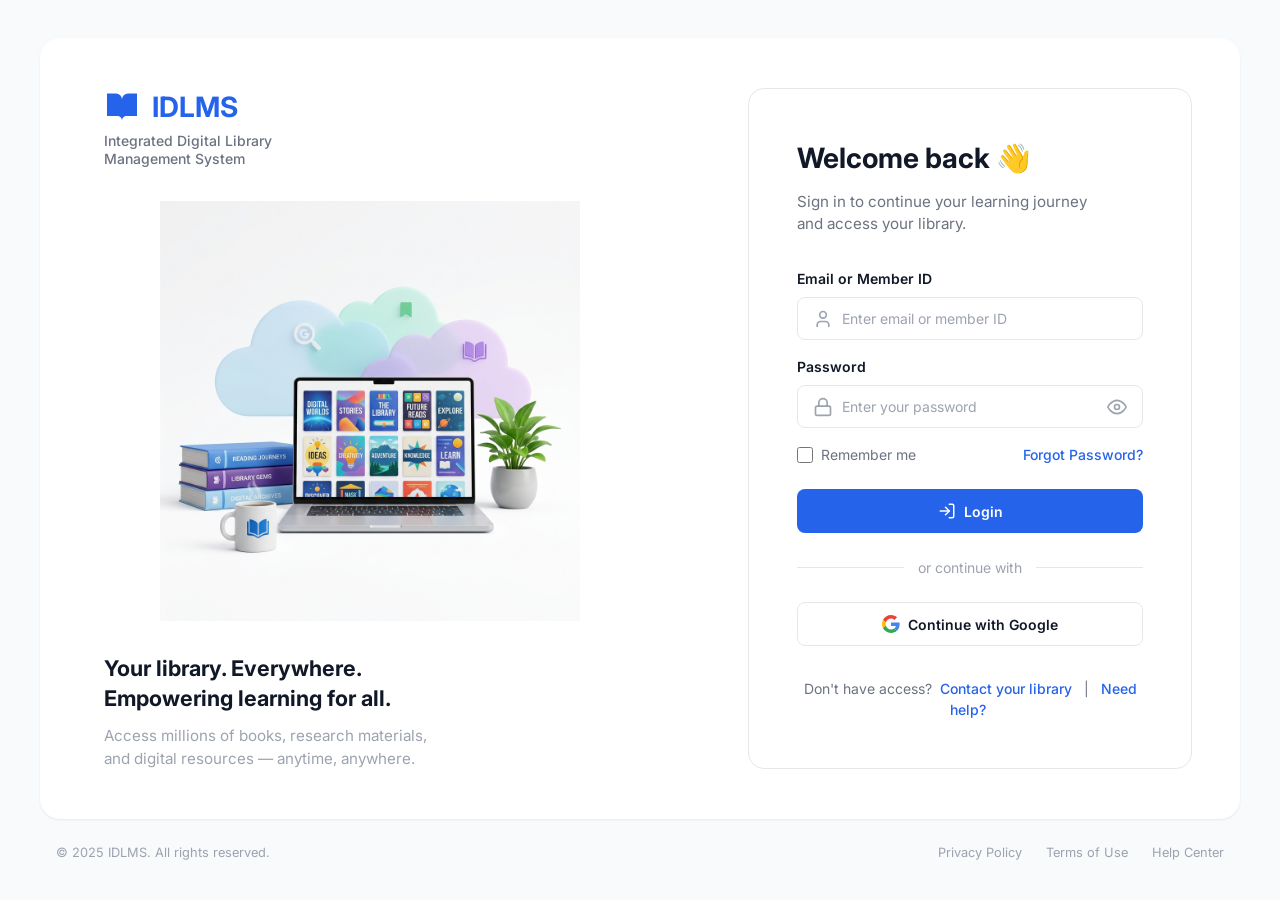
<file: index.html>
<!DOCTYPE html>
<html lang="en">
<head>
    <meta charset="UTF-8">
    <meta name="viewport" content="width=device-width, initial-scale=1.0">
    <title>IDLMS - Login</title>
    <link rel="stylesheet" href="css/global.css">
    <link rel="stylesheet" href="css/login.css">
</head>
<body>
    <div class="page-wrapper">
        <main class="main-card">
            <!-- Left Side: Branding and Illustration -->
            <div class="left-panel">
                <div class="logo-container">
                    <div class="logo">
                        <svg xmlns="http://www.w3.org/2000/svg" width="36" height="36" viewBox="0 0 24 24" fill="currentColor" stroke="none">
                            <path d="M2 3h6a4 4 0 0 1 4 4v14a3 3 0 0 0-3-3H2z"></path>
                            <path d="M22 3h-6a4 4 0 0 0-4 4v14a3 3 0 0 1 3-3h7z"></path>
                        </svg>
                        IDLMS
                    </div>
                    <div class="logo-subtext">
                        Integrated Digital Library<br>Management System
                    </div>
                </div>

                <div class="illustration-container">
                    <img src="assets/images/illustration.jpg" alt="Digital Library Concept">
                </div>

                <div class="left-footer">
                    <h2>Your library. Everywhere.<br>Empowering learning for all.</h2>
                    <p>Access millions of books, research materials,<br>and digital resources — anytime, anywhere.</p>
                </div>
            </div>

            <!-- Right Side: Login Form -->
            <div class="right-panel">
                <div class="form-card">
                    <div class="form-header">
                        <h1>Welcome back 👋</h1>
                        <p>Sign in to continue your learning journey<br>and access your library.</p>
                    </div>

                    <form action="dashboard.html" method="GET">
                        <div class="form-group">
                            <label class="form-label" for="email">Email or Member ID</label>
                            <div class="input-wrapper">
                                <svg class="input-icon" xmlns="http://www.w3.org/2000/svg" width="20" height="20" viewBox="0 0 24 24" fill="none" stroke="currentColor" stroke-width="2" stroke-linecap="round" stroke-linejoin="round"><path d="M19 21v-2a4 4 0 0 0-4-4H9a4 4 0 0 0-4 4v2"></path><circle cx="12" cy="7" r="4"></circle></svg>
                                <input type="text" id="email" class="form-control" placeholder="Enter email or member ID">
                            </div>
                        </div>

                        <div class="form-group">
                            <label class="form-label" for="password">Password</label>
                            <div class="input-wrapper">
                                <svg class="input-icon" xmlns="http://www.w3.org/2000/svg" width="20" height="20" viewBox="0 0 24 24" fill="none" stroke="currentColor" stroke-width="2" stroke-linecap="round" stroke-linejoin="round"><rect x="3" y="11" width="18" height="11" rx="2" ry="2"></rect><path d="M7 11V7a5 5 0 0 1 10 0v4"></path></svg>
                                <input type="password" id="password" class="form-control" placeholder="Enter your password">
                                <svg class="input-icon-right" xmlns="http://www.w3.org/2000/svg" width="20" height="20" viewBox="0 0 24 24" fill="none" stroke="currentColor" stroke-width="2" stroke-linecap="round" stroke-linejoin="round"><path d="M1 12s4-8 11-8 11 8 11 8-4 8-11 8-11-8-11-8z"></path><circle cx="12" cy="12" r="3"></circle></svg>
                            </div>
                        </div>

                        <div class="form-actions">
                            <div class="checkbox-wrapper">
                                <input type="checkbox" id="remember">
                                <label for="remember">Remember me</label>
                            </div>
                            <a href="#">Forgot Password?</a>
                        </div>

                        <button type="submit" class="btn btn-primary">
                            <svg xmlns="http://www.w3.org/2000/svg" width="18" height="18" viewBox="0 0 24 24" fill="none" stroke="currentColor" stroke-width="2" stroke-linecap="round" stroke-linejoin="round"><path d="M15 3h4a2 2 0 0 1 2 2v14a2 2 0 0 1-2 2h-4"></path><polyline points="10 17 15 12 10 7"></polyline><line x1="15" y1="12" x2="3" y2="12"></line></svg>
                            Login
                        </button>

                        <div class="divider">or continue with</div>

                        <button type="button" class="btn btn-outline">
                            <!-- Google G Logo SVG -->
                            <svg xmlns="http://www.w3.org/2000/svg" width="18" height="18" viewBox="0 0 48 48">
                                <path fill="#EA4335" d="M24 9.5c3.54 0 6.71 1.22 9.21 3.6l6.85-6.85C35.9 2.38 30.47 0 24 0 14.62 0 6.51 5.38 2.56 13.22l7.98 6.19C12.43 13.72 17.74 9.5 24 9.5z"/>
                                <path fill="#4285F4" d="M46.98 24.55c0-1.57-.15-3.09-.38-4.55H24v9.02h12.94c-.58 2.96-2.26 5.48-4.78 7.18l7.73 6c4.51-4.14 7.09-10.36 7.09-17.65z"/>
                                <path fill="#FBBC05" d="M10.53 28.59c-.48-1.45-.76-2.99-.76-4.59s.27-3.14.76-4.59l-7.98-6.19C.92 16.46 0 20.12 0 24c0 3.88.92 7.54 2.56 10.78l7.97-6.19z"/>
                                <path fill="#34A853" d="M24 48c6.48 0 11.93-2.13 15.89-5.81l-7.73-6c-2.15 1.45-4.92 2.3-8.16 2.3-6.26 0-11.57-4.22-13.47-9.91l-7.98 6.19C6.51 42.62 14.62 48 24 48z"/>
                            </svg>
                            Continue with Google
                        </button>

                        <div class="form-footer">
                            Don't have access? <a href="#">Contact your library</a> &nbsp;|&nbsp; <a href="#">Need help?</a>
                        </div>
                    </form>
                </div>
            </div>
        </main>

        <footer class="page-footer">
            <div class="copyright">© 2025 IDLMS. All rights reserved.</div>
            <div class="footer-links">
                <a href="#">Privacy Policy</a>
                <a href="#">Terms of Use</a>
                <a href="#">Help Center</a>
            </div>
        </footer>
    </div>
</body>
</html>
</file>
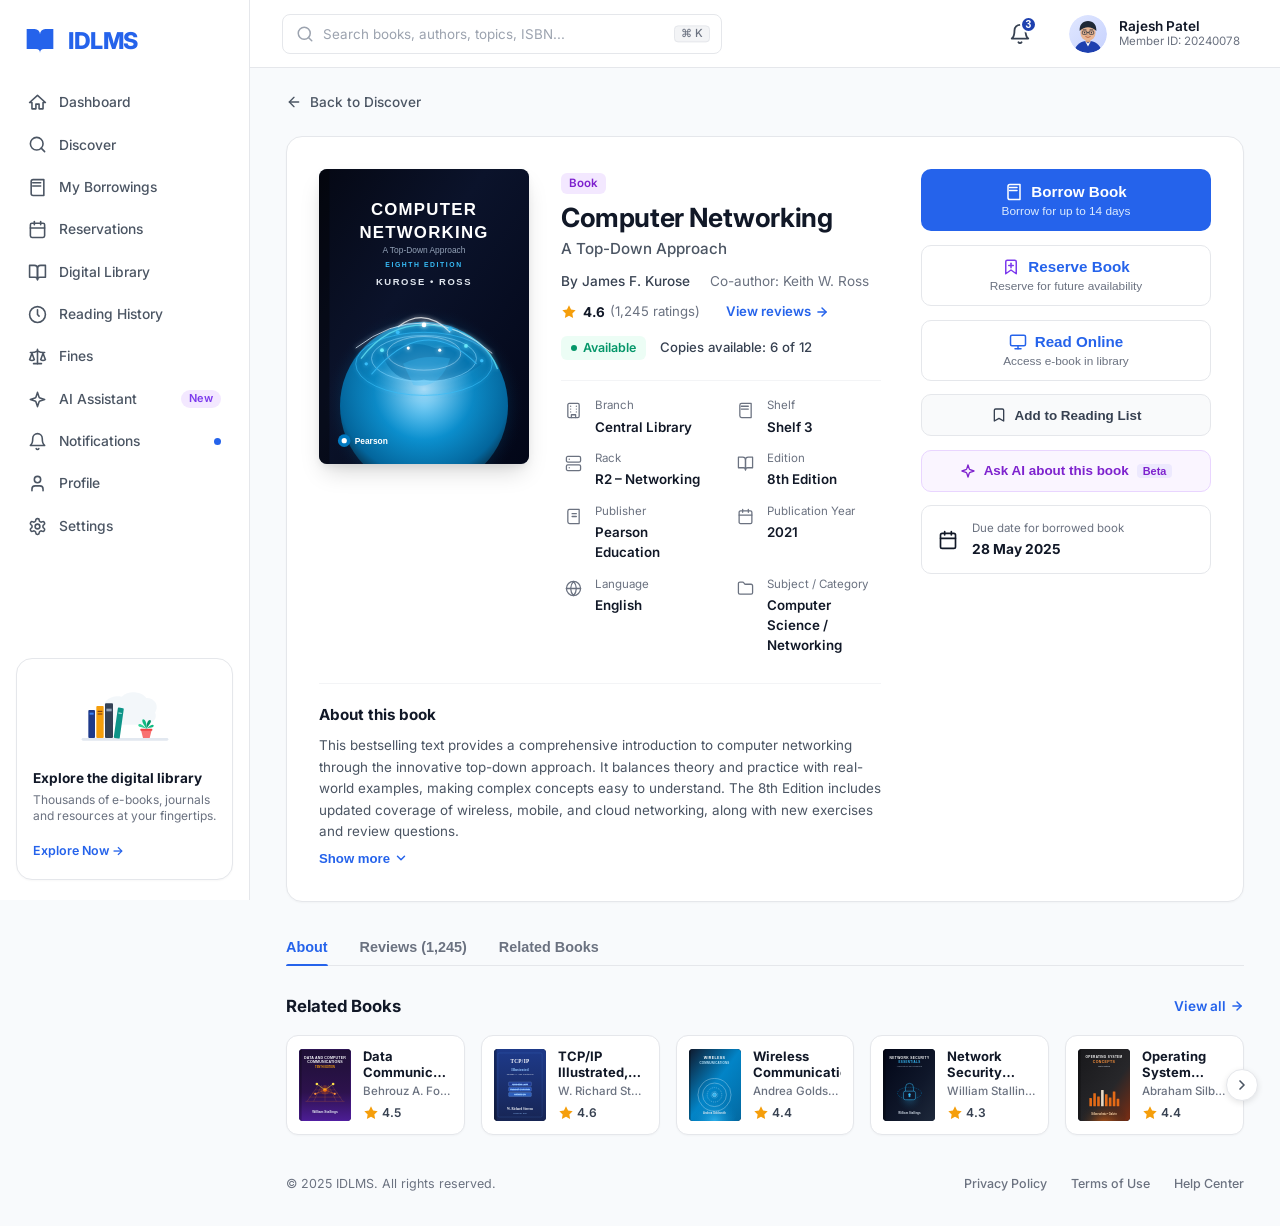
<file: book-details.html>
<!DOCTYPE html>
<html lang="en">

<head>
    <meta charset="UTF-8">
    <meta name="viewport" content="width=device-width, initial-scale=1.0">
    <title>IDLMS - Book Details</title>
    <link rel="stylesheet" href="css/global.css">
    <link rel="stylesheet" href="css/components.css">
    <link rel="stylesheet" href="css/book-details.css">
</head>

<body>
    <div class="app-layout">
        <!-- ==================== SIDEBAR ==================== -->
        <aside class="sidebar">
            <div class="sidebar-top-group">
                <!-- Logo -->
                <div class="sidebar-header">
                    <a href="dashboard.html" class="sidebar-logo">
                        <svg xmlns="http://www.w3.org/2000/svg" viewBox="0 0 24 24" fill="currentColor">
                            <path d="M2 3h6a4 4 0 0 1 4 4v14a3 3 0 0 0-3-3H2z"></path>
                            <path d="M22 3h-6a4 4 0 0 0-4 4v14a3 3 0 0 1 3-3h7z"></path>
                        </svg>
                        IDLMS
                    </a>
                </div>

                <!-- Navigation Links -->
                <nav class="sidebar-nav">
                    <a href="dashboard.html" class="nav-link">
                        <svg xmlns="http://www.w3.org/2000/svg" viewBox="0 0 24 24" fill="none" stroke="currentColor"
                            stroke-width="2" stroke-linecap="round" stroke-linejoin="round">
                            <path d="M10 20v-6h4v6h5v-8h3L12 3 2 12h3v8z"></path>
                        </svg>
                        <span>Dashboard</span>
                    </a>

                    <a href="discover.html" class="nav-link">
                        <svg xmlns="http://www.w3.org/2000/svg" viewBox="0 0 24 24" fill="none" stroke="currentColor"
                            stroke-width="2" stroke-linecap="round" stroke-linejoin="round">
                            <circle cx="11" cy="11" r="8"></circle>
                            <line x1="21" y1="21" x2="16.65" y2="16.65"></line>
                        </svg>
                        <span>Discover</span>
                    </a>

                    <a href="borrowings.html" class="nav-link">
                        <svg xmlns="http://www.w3.org/2000/svg" viewBox="0 0 24 24" fill="none" stroke="currentColor"
                            stroke-width="2" stroke-linecap="round" stroke-linejoin="round">
                            <path d="M4 19.5v-15A2.5 2.5 0 0 1 6.5 2H20v20H6.5a2.5 2.5 0 0 1-2.5-2.5Z"></path>
                            <path d="M6 6h10"></path>
                            <path d="M6 10h10"></path>
                        </svg>
                        <span>My Borrowings</span>
                    </a>

                    <a href="reservations.html" class="nav-link">
                        <svg xmlns="http://www.w3.org/2000/svg" viewBox="0 0 24 24" fill="none" stroke="currentColor"
                            stroke-width="2" stroke-linecap="round" stroke-linejoin="round">
                            <rect width="18" height="18" x="3" y="4" rx="2" ry="2"></rect>
                            <line x1="16" x2="16" y1="2" y2="6"></line>
                            <line x1="8" x2="8" y1="2" y2="6"></line>
                            <line x1="3" x2="21" y1="10" y2="10"></line>
                        </svg>
                        <span>Reservations</span>
                    </a>

                    <a href="digital-library.html" class="nav-link">
                        <svg xmlns="http://www.w3.org/2000/svg" viewBox="0 0 24 24" fill="none" stroke="currentColor"
                            stroke-width="2" stroke-linecap="round" stroke-linejoin="round">
                            <path d="M2 3h6a4 4 0 0 1 4 4v14a3 3 0 0 0-3-3H2z"></path>
                            <path d="M22 3h-6a4 4 0 0 0-4 4v14a3 3 0 0 1 3-3h7z"></path>
                        </svg>
                        <span>Digital Library</span>
                    </a>

                    <a href="reading-history.html" class="nav-link">
                        <svg xmlns="http://www.w3.org/2000/svg" viewBox="0 0 24 24" fill="none" stroke="currentColor"
                            stroke-width="2" stroke-linecap="round" stroke-linejoin="round">
                            <circle cx="12" cy="12" r="10"></circle>
                            <polyline points="12 6 12 12 14 14"></polyline>
                        </svg>
                        <span>Reading History</span>
                    </a>

                    <a href="fines.html" class="nav-link">
                        <svg xmlns="http://www.w3.org/2000/svg" viewBox="0 0 24 24" fill="none" stroke="currentColor"
                            stroke-width="2" stroke-linecap="round" stroke-linejoin="round">
                            <path d="m16 16 3-8 3 8c-.87.65-1.92 1-3 1s-2.13-.35-3-1Z"></path>
                            <path d="m2 16 3-8 3 8c-.87.65-1.92 1-3 1s-2.13-.35-3-1Z"></path>
                            <path d="M7 21h10"></path>
                            <path d="M12 3v18"></path>
                            <path d="M3 7h2c2 0 5-1 7-2 2 1 5 2 7 2h2"></path>
                        </svg>
                        <span>Fines</span>
                    </a>

                    <a href="#" class="nav-link">
                        <svg xmlns="http://www.w3.org/2000/svg" viewBox="0 0 24 24" fill="none" stroke="currentColor"
                            stroke-width="2" stroke-linecap="round" stroke-linejoin="round">
                            <path
                                d="m12 3-1.9 5.8a2 2 0 0 1-1.3 1.3L3 12l5.8 1.9a2 2 0 0 1 1.3 1.3L12 21l1.9-5.8a2 2 0 0 1 1.3-1.3L21 12l-5.8-1.9a2 2 0 0 1-1.3-1.3Z">
                            </path>
                        </svg>
                        <span>AI Assistant</span>
                        <span class="nav-badge nav-badge-purple">New</span>
                    </a>

                    <a href="#" class="nav-link">
                        <svg xmlns="http://www.w3.org/2000/svg" viewBox="0 0 24 24" fill="none" stroke="currentColor"
                            stroke-width="2" stroke-linecap="round" stroke-linejoin="round">
                            <path d="M6 8a6 6 0 0 1 12 0c0 7 3 9 3 9H3s3-2 3-9"></path>
                            <path d="M10.3 21a1.94 1.94 0 0 0 3.4 0"></path>
                        </svg>
                        <span>Notifications</span>
                        <span class="nav-dot"></span>
                    </a>

                    <a href="#" class="nav-link">
                        <svg xmlns="http://www.w3.org/2000/svg" viewBox="0 0 24 24" fill="none" stroke="currentColor"
                            stroke-width="2" stroke-linecap="round" stroke-linejoin="round">
                            <path d="M19 21v-2a4 4 0 0 0-4-4H9a4 4 0 0 0-4 4v2"></path>
                            <circle cx="12" cy="7" r="4"></circle>
                        </svg>
                        <span>Profile</span>
                    </a>

                    <a href="#" class="nav-link">
                        <svg xmlns="http://www.w3.org/2000/svg" viewBox="0 0 24 24" fill="none" stroke="currentColor"
                            stroke-width="2" stroke-linecap="round" stroke-linejoin="round">
                            <path
                                d="M12.22 2h-.44a2 2 0 0 0-2 2v.18a2 2 0 0 1-1 1.73l-.43.25a2 2 0 0 1-2 0l-.15-.08a2 2 0 0 0-2.73.73l-.22.38a2 2 0 0 0 .73 2.73l.15.1a2 2 0 0 1 1 1.72v.51a2 2 0 0 1-1 1.74l-.15.09a2 2 0 0 0-.73 2.73l.22.38a2 2 0 0 0 2.73.73l.15-.08a2 2 0 0 1 2 0l.43.25a2 2 0 0 1 1 1.73V20a2 2 0 0 0 2 2h.44a2 2 0 0 0 2-2v-.18a2 2 0 0 1 1-1.73l.43-.25a2 2 0 0 1 2 0l.15.08a2 2 0 0 0 2.73-.73l.22-.39a2 2 0 0 0-.73-2.73l-.15-.08a2 2 0 0 1-1-1.74v-.5a2 2 0 0 1 1-1.74l.15-.09a2 2 0 0 0 .73-2.73l-.22-.38a2 2 0 0 0-2.73-.73l-.15.08a2 2 0 0 1-2 0l-.43-.25a2 2 0 0 1-1-1.73V4a2 2 0 0 0-2-2z">
                            </path>
                            <circle cx="12" cy="12" r="3"></circle>
                        </svg>
                        <span>Settings</span>
                    </a>
                </nav>
            </div>

            <!-- Bottom Promo Card -->
            <div class="sidebar-promo">
                <div class="sidebar-promo-img-wrap">
                    <img src="assets/images/digital-lib-promo.svg" alt="Explore the digital library">
                </div>
                <h4>Explore the digital library</h4>
                <p>Thousands of e-books, journals and resources at your fingertips.</p>
                <a href="digital-library.html">Explore Now &rarr;</a>
            </div>
        </aside>

        <!-- ==================== MAIN CONTENT WRAPPER ==================== -->
        <div class="main-wrapper">
            <!-- Top Header -->
            <header class="top-header">
                <form class="header-search" id="headerSearchForm" action="search-results.html" method="GET">
                    <svg class="header-search-icon" xmlns="http://www.w3.org/2000/svg" viewBox="0 0 24 24" fill="none"
                        stroke="currentColor" stroke-width="2" stroke-linecap="round" stroke-linejoin="round">
                        <circle cx="11" cy="11" r="8"></circle>
                        <line x1="21" y1="21" x2="16.65" y2="16.65"></line>
                    </svg>
                    <input type="text" name="q" id="globalSearchInput" class="header-search-input"
                        placeholder="Search books, authors, topics, ISBN...">
                    <span class="search-shortcut-kbd">&#8984; K</span>
                </form>

                <div class="header-right">
                    <!-- Notifications -->
                    <div class="dropdown-container">
                        <button type="button" class="header-notification-btn" id="notifBtn" title="Notifications">
                            <svg xmlns="http://www.w3.org/2000/svg" viewBox="0 0 24 24" fill="none"
                                stroke="currentColor" stroke-width="2" stroke-linecap="round" stroke-linejoin="round">
                                <path d="M6 8a6 6 0 0 1 12 0c0 7 3 9 3 9H3s3-2 3-9"></path>
                                <path d="M10.3 21a1.94 1.94 0 0 0 3.4 0"></path>
                            </svg>
                            <span class="notification-count-badge">3</span>
                        </button>
                        <div class="popover-menu" id="notifMenu" style="width: 280px;">
                            <div
                                style="padding: 0.5rem 1rem; font-weight: 700; font-size: 0.85rem; border-bottom: 1px solid #E5E7EB;">
                                Notifications (3)
                            </div>
                            <div class="popover-item"
                                style="flex-direction: column; align-items: flex-start; gap: 2px;">
                                <span style="font-weight: 600; color: #111827;">Book Due in 2 days</span>
                                <span style="font-size: 0.72rem; color: #6B7280;">Deep Work is due on 26 May 2025</span>
                            </div>
                            <div class="popover-item"
                                style="flex-direction: column; align-items: flex-start; gap: 2px;">
                                <span style="font-weight: 600; color: #111827;">Reservation Available</span>
                                <span style="font-size: 0.72rem; color: #6B7280;">Thinking, Fast and Slow is ready for
                                    pickup</span>
                            </div>
                            <div class="popover-item"
                                style="flex-direction: column; align-items: flex-start; gap: 2px;">
                                <span style="font-weight: 600; color: #DC2626;">Fine Reminder</span>
                                <span style="font-size: 0.72rem; color: #6B7280;">Outstanding library balance:
                                    ₹120</span>
                            </div>
                        </div>
                    </div>

                    <!-- User Profile -->
                    <div class="dropdown-container">
                        <div class="user-profile-widget" id="profileWidget">
                            <img src="assets/images/avatar.svg" alt="Rajesh Patel" class="user-avatar-img">
                            <div class="user-meta">
                                <span class="user-name">Rajesh Patel</span>
                                <span class="user-member-id">Member ID: 20240078</span>
                            </div>
                        </div>
                        <div class="popover-menu" id="profileMenu">
                            <a href="#" class="popover-item">
                                <svg xmlns="http://www.w3.org/2000/svg" viewBox="0 0 24 24" fill="none"
                                    stroke="currentColor" stroke-width="2">
                                    <path d="M19 21v-2a4 4 0 0 0-4-4H9a4 4 0 0 0-4 4v2"></path>
                                    <circle cx="12" cy="7" r="4"></circle>
                                </svg>
                                <span>My Profile</span>
                            </a>
                            <a href="borrowings.html" class="popover-item">
                                <svg xmlns="http://www.w3.org/2000/svg" viewBox="0 0 24 24" fill="none"
                                    stroke="currentColor" stroke-width="2">
                                    <path d="M4 19.5v-15A2.5 2.5 0 0 1 6.5 2H20v20H6.5a2.5 2.5 0 0 1-2.5-2.5Z"></path>
                                </svg>
                                <span>Borrowing History</span>
                            </a>
                            <a href="#" class="popover-item">
                                <svg xmlns="http://www.w3.org/2000/svg" viewBox="0 0 24 24" fill="none"
                                    stroke="currentColor" stroke-width="2">
                                    <circle cx="12" cy="12" r="3"></circle>
                                    <path
                                        d="M12.22 2h-.44a2 2 0 0 0-2 2v.18a2 2 0 0 1-1 1.73l-.43.25a2 2 0 0 1-2 0l-.15-.08a2 2 0 0 0-2.73.73l-.22.38a2 2 0 0 0 .73 2.73l.15.1a2 2 0 0 1 1 1.72v.51a2 2 0 0 1-1 1.74l-.15.09a2 2 0 0 0-.73 2.73l.22.38a2 2 0 0 0 2.73.73l.15-.08a2 2 0 0 1 2 0l.43.25a2 2 0 0 1 1 1.73V20a2 2 0 0 0 2 2h.44a2 2 0 0 0 2-2v-.18a2 2 0 0 1 1-1.73l.43-.25a2 2 0 0 1 2 0l.15.08a2 2 0 0 0 2.73-.73l.22-.39a2 2 0 0 0-.73-2.73l-.15-.08a2 2 0 0 1-1-1.74v-.5a2 2 0 0 1 1-1.74l.15-.09a2 2 0 0 0 .73-2.73l-.22-.38a2 2 0 0 0-2.73-.73l-.15.08a2 2 0 0 1-2 0l-.43-.25a2 2 0 0 1-1-1.73V4a2 2 0 0 0-2-2z">
                                    </path>
                                </svg>
                                <span>Account Settings</span>
                            </a>
                            <div class="popover-divider"></div>
                            <a href="index.html" class="popover-item" style="color: #DC2626;">
                                <svg xmlns="http://www.w3.org/2000/svg" viewBox="0 0 24 24" fill="none"
                                    stroke="currentColor" stroke-width="2" style="color: #DC2626;">
                                    <path d="M9 21H5a2 2 0 0 1-2-2V5a2 2 0 0 1 2-2h4"></path>
                                    <polyline points="16 17 21 12 16 7"></polyline>
                                    <line x1="21" y1="12" x2="9" y2="12"></line>
                                </svg>
                                <span>Sign Out</span>
                            </a>
                        </div>
                    </div>
                </div>
            </header>

            <!-- Main Book Details Body -->
            <main class="book-details-main">
                <!-- Back navigation link -->
                <div class="back-nav-wrap">
                    <a href="dashboard.html" class="back-nav-link" id="backBtn">
                        <svg xmlns="http://www.w3.org/2000/svg" viewBox="0 0 24 24" fill="none" stroke="currentColor"
                            stroke-width="2" stroke-linecap="round" stroke-linejoin="round">
                            <line x1="19" y1="12" x2="5" y2="12"></line>
                            <polyline points="12 19 5 12 12 5"></polyline>
                        </svg>
                        <span>Back</span>
                    </a>
                </div>

                <!-- Main White Card: Left Info & Right Actions -->
                <div class="book-details-card">
                    <!-- Left Section: Cover + Metadata + Specifications + About -->
                    <div class="book-details-left">
                        <!-- Top Row: Cover and Core Meta -->
                        <div class="book-hero-section">
                            <!-- Large Book Cover -->
                            <div class="book-cover-large-wrap">
                                <img src="assets/images/covers/computer-networking.svg" alt="Computer Networking"
                                    id="bookCover" class="book-cover-large">
                            </div>

                            <!-- Meta Details -->
                            <div class="book-info-col">
                                <span class="book-type-pill" id="bookTypeBadge">Book</span>
                                <h1 class="book-details-title" id="bookTitle">Computer Networking</h1>
                                <p class="book-details-subtitle" id="bookSubtitle">A Top-Down Approach</p>

                                <div class="book-authors-row">
                                    <span class="book-author-primary" id="bookAuthor">By James F. Kurose</span>
                                    <span class="book-author-secondary" id="bookCoAuthor">Co-author: Keith W.
                                        Ross</span>
                                </div>

                                <div class="book-rating-row">
                                    <svg class="star-icon-gold" viewBox="0 0 24 24" fill="currentColor">
                                        <polygon
                                            points="12 2 15.09 8.26 22 9.27 17 14.14 18.18 21.02 12 17.77 5.82 21.02 7 14.14 2 9.27 8.91 8.26 12 2">
                                        </polygon>
                                    </svg>
                                    <span class="rating-score" id="bookRating">4.6</span>
                                    <span class="rating-count" id="bookRatingCount">(1,245 ratings)</span>
                                    <a class="view-reviews-link" id="viewReviewsLink">
                                        <span>View reviews</span>
                                        <svg xmlns="http://www.w3.org/2000/svg" width="14" height="14"
                                            viewBox="0 0 24 24" fill="none" stroke="currentColor" stroke-width="2.5"
                                            stroke-linecap="round" stroke-linejoin="round">
                                            <line x1="5" y1="12" x2="19" y2="12"></line>
                                            <polyline points="12 5 19 12 12 19"></polyline>
                                        </svg>
                                    </a>
                                </div>

                                <div class="book-avail-row">
                                    <div class="badge-available-green" id="bookAvailBadge">
                                        <span class="badge-available-dot" id="bookAvailDot"></span>
                                        <span id="bookAvailText">Available</span>
                                    </div>
                                    <span class="copies-text" id="bookCopiesText">Copies available: 6 of 12</span>
                                </div>

                                <!-- 2-Column Specifications Grid -->
                                <div class="book-specs-grid">
                                    <!-- 1. Branch -->
                                    <div class="spec-item">
                                        <div class="spec-icon-box">
                                            <svg xmlns="http://www.w3.org/2000/svg" viewBox="0 0 24 24" fill="none"
                                                stroke="currentColor" stroke-width="1.8" stroke-linecap="round"
                                                stroke-linejoin="round">
                                                <rect width="16" height="20" x="4" y="2" rx="2" ry="2"></rect>
                                                <path d="M9 22v-4h6v4"></path>
                                                <path d="M8 6h.01"></path>
                                                <path d="M16 6h.01"></path>
                                                <path d="M8 10h.01"></path>
                                                <path d="M16 10h.01"></path>
                                                <path d="M8 14h.01"></path>
                                                <path d="M16 14h.01"></path>
                                            </svg>
                                        </div>
                                        <div class="spec-details">
                                            <span class="spec-label">Branch</span>
                                            <span class="spec-value" id="bookBranch">Central Library</span>
                                        </div>
                                    </div>

                                    <!-- 2. Shelf -->
                                    <div class="spec-item">
                                        <div class="spec-icon-box">
                                            <svg xmlns="http://www.w3.org/2000/svg" viewBox="0 0 24 24" fill="none"
                                                stroke="currentColor" stroke-width="1.8" stroke-linecap="round"
                                                stroke-linejoin="round">
                                                <path
                                                    d="M4 19.5v-15A2.5 2.5 0 0 1 6.5 2H20v20H6.5a2.5 2.5 0 0 1-2.5-2.5Z">
                                                </path>
                                                <path d="M6 6h10"></path>
                                                <path d="M6 10h10"></path>
                                            </svg>
                                        </div>
                                        <div class="spec-details">
                                            <span class="spec-label">Shelf</span>
                                            <span class="spec-value" id="bookShelf">Shelf 3</span>
                                        </div>
                                    </div>

                                    <!-- 3. Rack -->
                                    <div class="spec-item">
                                        <div class="spec-icon-box">
                                            <svg xmlns="http://www.w3.org/2000/svg" viewBox="0 0 24 24" fill="none"
                                                stroke="currentColor" stroke-width="1.8" stroke-linecap="round"
                                                stroke-linejoin="round">
                                                <rect width="20" height="8" x="2" y="2" rx="2" ry="2"></rect>
                                                <rect width="20" height="8" x="2" y="14" rx="2" ry="2"></rect>
                                                <line x1="6" x2="6.01" y1="6" y2="6"></line>
                                                <line x1="6" x2="6.01" y1="18" y2="18"></line>
                                            </svg>
                                        </div>
                                        <div class="spec-details">
                                            <span class="spec-label">Rack</span>
                                            <span class="spec-value" id="bookRack">R2 – Networking</span>
                                        </div>
                                    </div>

                                    <!-- 4. Edition -->
                                    <div class="spec-item">
                                        <div class="spec-icon-box">
                                            <svg xmlns="http://www.w3.org/2000/svg" viewBox="0 0 24 24" fill="none"
                                                stroke="currentColor" stroke-width="1.8" stroke-linecap="round"
                                                stroke-linejoin="round">
                                                <path d="M2 3h6a4 4 0 0 1 4 4v14a3 3 0 0 0-3-3H2z"></path>
                                                <path d="M22 3h-6a4 4 0 0 0-4 4v14a3 3 0 0 1 3-3h7z"></path>
                                            </svg>
                                        </div>
                                        <div class="spec-details">
                                            <span class="spec-label">Edition</span>
                                            <span class="spec-value" id="bookEdition">8th Edition</span>
                                        </div>
                                    </div>

                                    <!-- 5. Publisher -->
                                    <div class="spec-item">
                                        <div class="spec-icon-box">
                                            <svg xmlns="http://www.w3.org/2000/svg" viewBox="0 0 24 24" fill="none"
                                                stroke="currentColor" stroke-width="1.8" stroke-linecap="round"
                                                stroke-linejoin="round">
                                                <path
                                                    d="M4 19.5v-15A2.5 2.5 0 0 1 6.5 2H20v20H6.5a2.5 2.5 0 0 1-2.5-2.5Z">
                                                </path>
                                                <line x1="10" x2="16" y1="8" y2="8"></line>
                                                <line x1="10" x2="16" y1="12" y2="12"></line>
                                            </svg>
                                        </div>
                                        <div class="spec-details">
                                            <span class="spec-label">Publisher</span>
                                            <span class="spec-value" id="bookPublisher">Pearson Education</span>
                                        </div>
                                    </div>

                                    <!-- 6. Publication Year -->
                                    <div class="spec-item">
                                        <div class="spec-icon-box">
                                            <svg xmlns="http://www.w3.org/2000/svg" viewBox="0 0 24 24" fill="none"
                                                stroke="currentColor" stroke-width="1.8" stroke-linecap="round"
                                                stroke-linejoin="round">
                                                <rect width="18" height="18" x="3" y="4" rx="2" ry="2"></rect>
                                                <line x1="16" x2="16" y1="2" y2="6"></line>
                                                <line x1="8" x2="8" y1="2" y2="6"></line>
                                                <line x1="3" x2="21" y1="10" y2="10"></line>
                                            </svg>
                                        </div>
                                        <div class="spec-details">
                                            <span class="spec-label">Publication Year</span>
                                            <span class="spec-value" id="bookYear">2021</span>
                                        </div>
                                    </div>

                                    <!-- 7. Language -->
                                    <div class="spec-item">
                                        <div class="spec-icon-box">
                                            <svg xmlns="http://www.w3.org/2000/svg" viewBox="0 0 24 24" fill="none"
                                                stroke="currentColor" stroke-width="1.8" stroke-linecap="round"
                                                stroke-linejoin="round">
                                                <circle cx="12" cy="12" r="10"></circle>
                                                <line x1="2" x2="22" y1="12" y2="12"></line>
                                                <path
                                                    d="M12 2a15.3 15.3 0 0 1 4 10 15.3 15.3 0 0 1-4 10 15.3 15.3 0 0 1-4-10 15.3 15.3 0 0 1 4-10z">
                                                </path>
                                            </svg>
                                        </div>
                                        <div class="spec-details">
                                            <span class="spec-label">Language</span>
                                            <span class="spec-value" id="bookLanguage">English</span>
                                        </div>
                                    </div>

                                    <!-- 8. Subject / Category -->
                                    <div class="spec-item">
                                        <div class="spec-icon-box">
                                            <svg xmlns="http://www.w3.org/2000/svg" viewBox="0 0 24 24" fill="none"
                                                stroke="currentColor" stroke-width="1.8" stroke-linecap="round"
                                                stroke-linejoin="round">
                                                <path
                                                    d="M4 20h16a2 2 0 0 0 2-2V8a2 2 0 0 0-2-2h-7.93a2 2 0 0 1-1.66-.9l-.82-1.2A2 2 0 0 0 7.93 3H4a2 2 0 0 0-2 2v13c0 1.1.9 2 2 2Z">
                                                </path>
                                            </svg>
                                        </div>
                                        <div class="spec-details">
                                            <span class="spec-label">Subject / Category</span>
                                            <span class="spec-value" id="bookCategory">Computer Science /
                                                Networking</span>
                                        </div>
                                    </div>
                                </div>
                            </div>
                        </div>

                        <!-- Bottom: About this book Section -->
                        <div class="book-about-section">
                            <h3 class="about-heading">About this book</h3>
                            <p class="about-text" id="bookAbout">
                                This bestselling text provides a comprehensive introduction to computer networking
                                through the innovative top-down approach. It balances theory and practice with
                                real-world examples, making complex concepts easy to understand. The 8th Edition
                                includes updated coverage of wireless, mobile, and cloud networking, along with new
                                exercises and review questions.
                            </p>
                            <p class="about-text about-extended-text" id="bookAboutExtended">
                                Widely adopted by academic institutions and networking professionals worldwide, this
                                edition incorporates recent advancements in networking architecture, Software-Defined
                                Networking (SDN), internet security, and modern transport layer protocols including
                                QUIC. Features hands-on Wireshark lab assignments and comprehensive end-of-chapter
                                problems.
                            </p>
                            <button type="button" class="btn-show-more" id="btnShowMore">
                                <span>Show more</span>
                                <svg xmlns="http://www.w3.org/2000/svg" width="14" height="14" viewBox="0 0 24 24"
                                    fill="none" stroke="currentColor" stroke-width="2.5" stroke-linecap="round"
                                    stroke-linejoin="round">
                                    <polyline points="6 9 12 15 18 9"></polyline>
                                </svg>
                            </button>
                        </div>
                    </div>

                    <!-- Right Section: Action Panel Stack -->
                    <div class="book-actions-sidebar">
                        <!-- 1. Borrow Book Primary Action -->
                        <button type="button" class="btn-action-borrow" id="btnBorrowBook">
                            <div class="action-btn-main-row">
                                <svg xmlns="http://www.w3.org/2000/svg" viewBox="0 0 24 24" fill="none"
                                    stroke="currentColor" stroke-width="2" stroke-linecap="round"
                                    stroke-linejoin="round">
                                    <path d="M4 19.5v-15A2.5 2.5 0 0 1 6.5 2H20v20H6.5a2.5 2.5 0 0 1-2.5-2.5Z"></path>
                                    <path d="M6 6h10"></path>
                                    <path d="M6 10h10"></path>
                                </svg>
                                <span>Borrow Book</span>
                            </div>
                            <span class="action-btn-subtext">Borrow for up to 14 days</span>
                        </button>

                        <!-- 2. Reserve Book Secondary Action -->
                        <button type="button" class="btn-action-reserve" id="btnReserveBook">
                            <div class="action-btn-main-row">
                                <svg xmlns="http://www.w3.org/2000/svg" viewBox="0 0 24 24" fill="none"
                                    stroke="currentColor" stroke-width="2" stroke-linecap="round"
                                    stroke-linejoin="round">
                                    <path d="M19 21l-7-5-7 5V5a2 2 0 0 1 2-2h10a2 2 0 0 1 2 2z"></path>
                                    <line x1="12" y1="7" x2="12" y2="13"></line>
                                    <line x1="9" y1="10" x2="15" y2="10"></line>
                                </svg>
                                <span>Reserve Book</span>
                            </div>
                            <span class="action-btn-subtext">Reserve for future availability</span>
                        </button>

                        <!-- 3. Read Online Action -->
                        <button type="button" class="btn-action-read" id="btnReadOnline">
                            <div class="action-btn-main-row">
                                <svg xmlns="http://www.w3.org/2000/svg" viewBox="0 0 24 24" fill="none"
                                    stroke="currentColor" stroke-width="2" stroke-linecap="round"
                                    stroke-linejoin="round">
                                    <rect width="20" height="14" x="2" y="3" rx="2"></rect>
                                    <line x1="8" x2="16" y1="21" y2="21"></line>
                                    <line x1="12" x2="12" y1="17" y2="21"></line>
                                </svg>
                                <span>Read Online</span>
                            </div>
                            <span class="action-btn-subtext">Access e-book in library</span>
                        </button>

                        <!-- 4. Add to Reading List Action -->
                        <button type="button" class="btn-action-bookmark" id="btnBookmark">
                            <svg xmlns="http://www.w3.org/2000/svg" viewBox="0 0 24 24" fill="none"
                                stroke="currentColor" stroke-width="2" stroke-linecap="round" stroke-linejoin="round">
                                <path d="m19 21-7-4-7 4V5a2 2 0 0 1 2-2h10a2 2 0 0 1 2 2v16z"></path>
                            </svg>
                            <span id="bookmarkBtnText">Add to Reading List</span>
                        </button>

                        <!-- 5. Ask AI Action -->
                        <button type="button" class="btn-action-ai" id="btnAskAI">
                            <svg xmlns="http://www.w3.org/2000/svg" viewBox="0 0 24 24" fill="none"
                                stroke="currentColor" stroke-width="2" stroke-linecap="round" stroke-linejoin="round">
                                <path
                                    d="m12 3-1.9 5.8a2 2 0 0 1-1.3 1.3L3 12l5.8 1.9a2 2 0 0 1 1.3 1.3L12 21l1.9-5.8a2 2 0 0 1 1.3-1.3L21 12l-5.8-1.9a2 2 0 0 1-1.3-1.3Z">
                                </path>
                            </svg>
                            <span>Ask AI about this book</span>
                            <span class="ai-beta-tag">Beta</span>
                        </button>

                        <!-- 6. Due Date Card -->
                        <div class="due-date-card" id="dueDateCard">
                            <div class="due-icon-box">
                                <svg xmlns="http://www.w3.org/2000/svg" viewBox="0 0 24 24" fill="none"
                                    stroke="currentColor" stroke-width="2" stroke-linecap="round"
                                    stroke-linejoin="round">
                                    <rect width="18" height="18" x="3" y="4" rx="2" ry="2"></rect>
                                    <line x1="16" x2="16" y1="2" y2="6"></line>
                                    <line x1="8" x2="8" y1="2" y2="6"></line>
                                    <line x1="3" x2="21" y1="10" y2="10"></line>
                                </svg>
                            </div>
                            <div class="due-meta">
                                <span class="due-label">Due date for borrowed book</span>
                                <span class="due-value" id="bookDueDate">28 May 2025</span>
                            </div>
                        </div>
                    </div>
                </div>

                <!-- Navigation Tabs: About, Reviews, Related Books -->
                <div class="details-tabs-row">
                    <button type="button" class="detail-tab-btn active" data-tab="about">About</button>
                    <button type="button" class="detail-tab-btn" data-tab="reviews" id="tabReviewsBtn">Reviews
                        (1,245)</button>
                    <button type="button" class="detail-tab-btn" data-tab="related" id="tabRelatedBtn">Related
                        Books</button>
                </div>

                <!-- Tab Panel 1 & Default: Related Books Section -->
                <div class="tab-panel active" id="panel-about">
                    <section class="related-books-section">
                        <div class="related-header-row">
                            <h2 class="related-title">Related Books</h2>
                            <a href="discover.html" class="related-view-all">
                                <span>View all</span>
                                <svg xmlns="http://www.w3.org/2000/svg" width="14" height="14" viewBox="0 0 24 24"
                                    fill="none" stroke="currentColor" stroke-width="2.5" stroke-linecap="round"
                                    stroke-linejoin="round">
                                    <line x1="5" y1="12" x2="19" y2="12"></line>
                                    <polyline points="12 5 19 12 12 19"></polyline>
                                </svg>
                            </a>
                        </div>

                        <div class="related-cards-wrapper">
                            <!-- 5 Related Cards Grid -->
                            <div class="related-cards-grid" id="relatedCardsGrid">
                                <!-- Card 1: Data Communications and Networking -->
                                <a href="book-details.html?id=data-communications" class="related-book-card">
                                    <div class="related-cover-thumb">
                                        <img src="assets/images/covers/data-comm.svg"
                                            alt="Data Communications and Networking">
                                    </div>
                                    <div class="related-meta">
                                        <h3 class="related-book-title">Data Communications and Networking</h3>
                                        <span class="related-book-author">Behrouz A. Forouzan</span>
                                        <div class="related-rating-row">
                                            <svg class="star-icon-gold" viewBox="0 0 24 24" fill="currentColor"
                                                width="12" height="12">
                                                <polygon
                                                    points="12 2 15.09 8.26 22 9.27 17 14.14 18.18 21.02 12 17.77 5.82 21.02 7 14.14 2 9.27 8.91 8.26 12 2">
                                                </polygon>
                                            </svg>
                                            <span>4.5</span>
                                        </div>
                                    </div>
                                </a>

                                <!-- Card 2: TCP/IP Illustrated Volume 1 -->
                                <a href="book-details.html?id=tcp-ip-illustrated" class="related-book-card">
                                    <div class="related-cover-thumb">
                                        <img src="assets/images/covers/tcp-ip-illustrated.svg"
                                            alt="TCP/IP Illustrated Volume 1">
                                    </div>
                                    <div class="related-meta">
                                        <h3 class="related-book-title">TCP/IP Illustrated Volume 1</h3>
                                        <span class="related-book-author">W. Richard Stevens</span>
                                        <div class="related-rating-row">
                                            <svg class="star-icon-gold" viewBox="0 0 24 24" fill="currentColor"
                                                width="12" height="12">
                                                <polygon
                                                    points="12 2 15.09 8.26 22 9.27 17 14.14 18.18 21.02 12 17.77 5.82 21.02 7 14.14 2 9.27 8.91 8.26 12 2">
                                                </polygon>
                                            </svg>
                                            <span>4.6</span>
                                        </div>
                                    </div>
                                </a>

                                <!-- Card 3: Wireless Communications -->
                                <a href="book-details.html?id=wireless-communications" class="related-book-card">
                                    <div class="related-cover-thumb">
                                        <img src="assets/images/covers/wireless-comm.svg" alt="Wireless Communications">
                                    </div>
                                    <div class="related-meta">
                                        <h3 class="related-book-title">Wireless Communications</h3>
                                        <span class="related-book-author">Andrea Goldsmith</span>
                                        <div class="related-rating-row">
                                            <svg class="star-icon-gold" viewBox="0 0 24 24" fill="currentColor"
                                                width="12" height="12">
                                                <polygon
                                                    points="12 2 15.09 8.26 22 9.27 17 14.14 18.18 21.02 12 17.77 5.82 21.02 7 14.14 2 9.27 8.91 8.26 12 2">
                                                </polygon>
                                            </svg>
                                            <span>4.4</span>
                                        </div>
                                    </div>
                                </a>

                                <!-- Card 4: Network Security Essentials -->
                                <a href="book-details.html?id=network-security" class="related-book-card">
                                    <div class="related-cover-thumb">
                                        <img src="assets/images/covers/network-security.svg"
                                            alt="Network Security Essentials">
                                    </div>
                                    <div class="related-meta">
                                        <h3 class="related-book-title">Network Security Essentials</h3>
                                        <span class="related-book-author">William Stallings</span>
                                        <div class="related-rating-row">
                                            <svg class="star-icon-gold" viewBox="0 0 24 24" fill="currentColor"
                                                width="12" height="12">
                                                <polygon
                                                    points="12 2 15.09 8.26 22 9.27 17 14.14 18.18 21.02 12 17.77 5.82 21.02 7 14.14 2 9.27 8.91 8.26 12 2">
                                                </polygon>
                                            </svg>
                                            <span>4.3</span>
                                        </div>
                                    </div>
                                </a>

                                <!-- Card 5: Operating System Concepts -->
                                <a href="book-details.html?id=operating-system-concepts" class="related-book-card">
                                    <div class="related-cover-thumb">
                                        <img src="assets/images/covers/os-concepts.svg" alt="Operating System Concepts">
                                    </div>
                                    <div class="related-meta">
                                        <h3 class="related-book-title">Operating System Concepts</h3>
                                        <span class="related-book-author">Abraham Silberschatz</span>
                                        <div class="related-rating-row">
                                            <svg class="star-icon-gold" viewBox="0 0 24 24" fill="currentColor"
                                                width="12" height="12">
                                                <polygon
                                                    points="12 2 15.09 8.26 22 9.27 17 14.14 18.18 21.02 12 17.77 5.82 21.02 7 14.14 2 9.27 8.91 8.26 12 2">
                                                </polygon>
                                            </svg>
                                            <span>4.4</span>
                                        </div>
                                    </div>
                                </a>
                            </div>

                            <!-- Carousel arrow button -->
                            <button type="button" class="related-next-btn" id="relatedNextBtn"
                                title="Next related books">
                                <svg xmlns="http://www.w3.org/2000/svg" width="16" height="16" viewBox="0 0 24 24"
                                    fill="none" stroke="currentColor" stroke-width="2.5" stroke-linecap="round"
                                    stroke-linejoin="round">
                                    <polyline points="9 18 15 12 9 6"></polyline>
                                </svg>
                            </button>
                        </div>
                    </section>
                </div>

                <!-- Tab Panel 2: Reviews Panel -->
                <div class="tab-panel" id="panel-reviews">
                    <section class="reviews-section-panel">
                        <div class="reviews-header">
                            <div class="reviews-summary-score">
                                <span class="big-rating-number" id="reviewBigRating">4.6</span>
                                <div class="stars-rating-wrap">
                                    <div style="display: flex; gap: 2px;">
                                        <svg class="star-icon-gold" viewBox="0 0 24 24" fill="currentColor" width="16"
                                            height="16">
                                            <polygon
                                                points="12 2 15.09 8.26 22 9.27 17 14.14 18.18 21.02 12 17.77 5.82 21.02 7 14.14 2 9.27 8.91 8.26 12 2">
                                            </polygon>
                                        </svg>
                                        <svg class="star-icon-gold" viewBox="0 0 24 24" fill="currentColor" width="16"
                                            height="16">
                                            <polygon
                                                points="12 2 15.09 8.26 22 9.27 17 14.14 18.18 21.02 12 17.77 5.82 21.02 7 14.14 2 9.27 8.91 8.26 12 2">
                                            </polygon>
                                        </svg>
                                        <svg class="star-icon-gold" viewBox="0 0 24 24" fill="currentColor" width="16"
                                            height="16">
                                            <polygon
                                                points="12 2 15.09 8.26 22 9.27 17 14.14 18.18 21.02 12 17.77 5.82 21.02 7 14.14 2 9.27 8.91 8.26 12 2">
                                            </polygon>
                                        </svg>
                                        <svg class="star-icon-gold" viewBox="0 0 24 24" fill="currentColor" width="16"
                                            height="16">
                                            <polygon
                                                points="12 2 15.09 8.26 22 9.27 17 14.14 18.18 21.02 12 17.77 5.82 21.02 7 14.14 2 9.27 8.91 8.26 12 2">
                                            </polygon>
                                        </svg>
                                        <svg class="star-icon-gold" viewBox="0 0 24 24" fill="currentColor" width="16"
                                            height="16" style="opacity: 0.5;">
                                            <polygon
                                                points="12 2 15.09 8.26 22 9.27 17 14.14 18.18 21.02 12 17.77 5.82 21.02 7 14.14 2 9.27 8.91 8.26 12 2">
                                            </polygon>
                                        </svg>
                                    </div>
                                    <span style="font-size: 0.78rem; color: #6B7280;" id="reviewTotalRatings">Based on
                                        1,245 verified ratings</span>
                                </div>
                            </div>
                            <button type="button" class="btn btn-secondary" id="btnWriteReview"
                                style="font-size: 0.8rem; padding: 0.5rem 0.9rem;">Write a Review</button>
                        </div>

                        <!-- Reviews List Container -->
                        <div class="reviews-list-container" id="reviewsListContainer">
                            <!-- Populated dynamically -->
                        </div>
                    </section>
                </div>

                <!-- Footer Navigation Bar -->
                <footer class="page-footer">
                    <div class="footer-left">&copy; 2025 IDLMS. All rights reserved.</div>
                    <div class="footer-right">
                        <a href="#">Privacy Policy</a>
                        <a href="#">Terms of Use</a>
                        <a href="#">Help Center</a>
                    </div>
                </footer>
            </main>
        </div>
    </div>

    <!-- Scripts -->
    <script src="js/data.js"></script>
    <script src="js/app.js"></script>
</body>

</html>
</file>
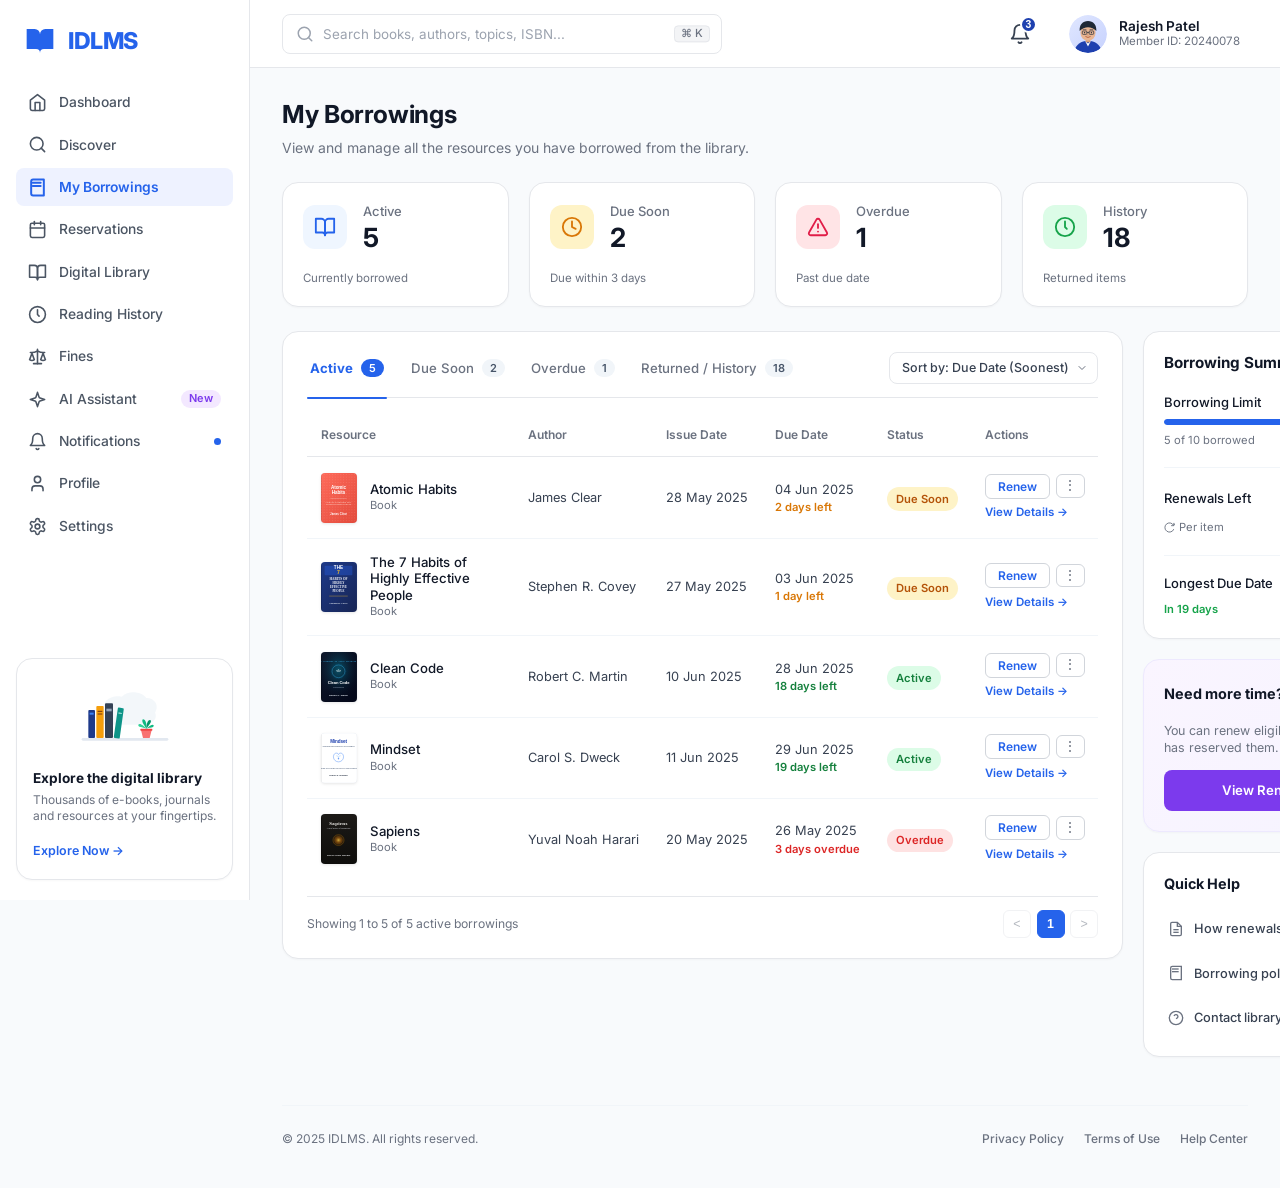
<file: borrowings.html>
<!DOCTYPE html>
<html lang="en">

<head>
    <meta charset="UTF-8">
    <meta name="viewport" content="width=device-width, initial-scale=1.0">
    <title>IDLMS - My Borrowings</title>
    <link rel="stylesheet" href="css/global.css">
    <link rel="stylesheet" href="css/components.css">
    <link rel="stylesheet" href="css/borrowings.css">
</head>

<body>
    <div class="app-layout">
        <!-- ==================== SIDEBAR ==================== -->
        <aside class="sidebar">
            <div class="sidebar-top-group">
                <!-- Logo -->
                <div class="sidebar-header">
                    <a href="dashboard.html" class="sidebar-logo">
                        <svg xmlns="http://www.w3.org/2000/svg" viewBox="0 0 24 24" fill="currentColor">
                            <path d="M2 3h6a4 4 0 0 1 4 4v14a3 3 0 0 0-3-3H2z"></path>
                            <path d="M22 3h-6a4 4 0 0 0-4 4v14a3 3 0 0 1 3-3h7z"></path>
                        </svg>
                        IDLMS
                    </a>
                </div>

                <!-- Navigation Links -->
                <nav class="sidebar-nav">
                    <a href="dashboard.html" class="nav-link">
                        <svg xmlns="http://www.w3.org/2000/svg" viewBox="0 0 24 24" fill="none" stroke="currentColor"
                            stroke-width="2" stroke-linecap="round" stroke-linejoin="round">
                            <path d="m3 9 9-7 9 7v11a2 2 0 0 1-2 2H5a2 2 0 0 1-2-2z"></path>
                            <polyline points="9 22 9 12 15 12 15 22"></polyline>
                        </svg>
                        <span>Dashboard</span>
                    </a>

                    <a href="discover.html" class="nav-link">
                        <svg xmlns="http://www.w3.org/2000/svg" viewBox="0 0 24 24" fill="none" stroke="currentColor"
                            stroke-width="2" stroke-linecap="round" stroke-linejoin="round">
                            <circle cx="11" cy="11" r="8"></circle>
                            <line x1="21" y1="21" x2="16.65" y2="16.65"></line>
                        </svg>
                        <span>Discover</span>
                    </a>

                    <a href="borrowings.html" class="nav-link active">
                        <svg xmlns="http://www.w3.org/2000/svg" viewBox="0 0 24 24" fill="none" stroke="currentColor"
                            stroke-width="2.5" stroke-linecap="round" stroke-linejoin="round">
                            <path d="M4 19.5v-15A2.5 2.5 0 0 1 6.5 2H20v20H6.5a2.5 2.5 0 0 1-2.5-2.5Z"></path>
                            <path d="M6 6h10"></path>
                            <path d="M6 10h10"></path>
                        </svg>
                        <span>My Borrowings</span>
                    </a>

                    <a href="reservations.html" class="nav-link">
                        <svg xmlns="http://www.w3.org/2000/svg" viewBox="0 0 24 24" fill="none" stroke="currentColor"
                            stroke-width="2" stroke-linecap="round" stroke-linejoin="round">
                            <rect width="18" height="18" x="3" y="4" rx="2" ry="2"></rect>
                            <line x1="16" x2="16" y1="2" y2="6"></line>
                            <line x1="8" x2="8" y1="2" y2="6"></line>
                            <line x1="3" x2="21" y1="10" y2="10"></line>
                        </svg>
                        <span>Reservations</span>
                    </a>

                    <a href="digital-library.html" class="nav-link">
                        <svg xmlns="http://www.w3.org/2000/svg" viewBox="0 0 24 24" fill="none" stroke="currentColor"
                            stroke-width="2" stroke-linecap="round" stroke-linejoin="round">
                            <path d="M2 3h6a4 4 0 0 1 4 4v14a3 3 0 0 0-3-3H2z"></path>
                            <path d="M22 3h-6a4 4 0 0 0-4 4v14a3 3 0 0 1 3-3h7z"></path>
                        </svg>
                        <span>Digital Library</span>
                    </a>

                    <a href="reading-history.html" class="nav-link">
                        <svg xmlns="http://www.w3.org/2000/svg" viewBox="0 0 24 24" fill="none" stroke="currentColor"
                            stroke-width="2" stroke-linecap="round" stroke-linejoin="round">
                            <circle cx="12" cy="12" r="10"></circle>
                            <polyline points="12 6 12 12 14 14"></polyline>
                        </svg>
                        <span>Reading History</span>
                    </a>

                    <a href="fines.html" class="nav-link">
                        <svg xmlns="http://www.w3.org/2000/svg" viewBox="0 0 24 24" fill="none" stroke="currentColor"
                            stroke-width="2" stroke-linecap="round" stroke-linejoin="round">
                            <path d="m16 16 3-8 3 8c-.87.65-1.92 1-3 1s-2.13-.35-3-1Z"></path>
                            <path d="m2 16 3-8 3 8c-.87.65-1.92 1-3 1s-2.13-.35-3-1Z"></path>
                            <path d="M7 21h10"></path>
                            <path d="M12 3v18"></path>
                            <path d="M3 7h2c2 0 5-1 7-2 2 1 5 2 7 2h2"></path>
                        </svg>
                        <span>Fines</span>
                    </a>

                    <a href="#" class="nav-link">
                        <svg xmlns="http://www.w3.org/2000/svg" viewBox="0 0 24 24" fill="none" stroke="currentColor"
                            stroke-width="2" stroke-linecap="round" stroke-linejoin="round">
                            <path
                                d="m12 3-1.9 5.8a2 2 0 0 1-1.3 1.3L3 12l5.8 1.9a2 2 0 0 1 1.3 1.3L12 21l1.9-5.8a2 2 0 0 1 1.3-1.3L21 12l-5.8-1.9a2 2 0 0 1-1.3-1.3Z">
                            </path>
                        </svg>
                        <span>AI Assistant</span>
                        <span class="nav-badge nav-badge-purple">New</span>
                    </a>

                    <a href="#" class="nav-link">
                        <svg xmlns="http://www.w3.org/2000/svg" viewBox="0 0 24 24" fill="none" stroke="currentColor"
                            stroke-width="2" stroke-linecap="round" stroke-linejoin="round">
                            <path d="M6 8a6 6 0 0 1 12 0c0 7 3 9 3 9H3s3-2 3-9"></path>
                            <path d="M10.3 21a1.94 1.94 0 0 0 3.4 0"></path>
                        </svg>
                        <span>Notifications</span>
                        <span class="nav-dot"></span>
                    </a>

                    <a href="#" class="nav-link">
                        <svg xmlns="http://www.w3.org/2000/svg" viewBox="0 0 24 24" fill="none" stroke="currentColor"
                            stroke-width="2" stroke-linecap="round" stroke-linejoin="round">
                            <path d="M19 21v-2a4 4 0 0 0-4-4H9a4 4 0 0 0-4 4v2"></path>
                            <circle cx="12" cy="7" r="4"></circle>
                        </svg>
                        <span>Profile</span>
                    </a>

                    <a href="#" class="nav-link">
                        <svg xmlns="http://www.w3.org/2000/svg" viewBox="0 0 24 24" fill="none" stroke="currentColor"
                            stroke-width="2" stroke-linecap="round" stroke-linejoin="round">
                            <path
                                d="M12.22 2h-.44a2 2 0 0 0-2 2v.18a2 2 0 0 1-1 1.73l-.43.25a2 2 0 0 1-2 0l-.15-.08a2 2 0 0 0-2.73.73l-.22.38a2 2 0 0 0 .73 2.73l.15.1a2 2 0 0 1 1 1.72v.51a2 2 0 0 1-1 1.74l-.15.09a2 2 0 0 0-.73 2.73l.22.38a2 2 0 0 0 2.73.73l.15-.08a2 2 0 0 1 2 0l.43.25a2 2 0 0 1 1 1.73V20a2 2 0 0 0 2 2h.44a2 2 0 0 0 2-2v-.18a2 2 0 0 1 1-1.73l.43-.25a2 2 0 0 1 2 0l.15.08a2 2 0 0 0 2.73-.73l.22-.39a2 2 0 0 0-.73-2.73l-.15-.08a2 2 0 0 1-1-1.74v-.5a2 2 0 0 1 1-1.74l.15-.09a2 2 0 0 0 .73-2.73l-.22-.38a2 2 0 0 0-2.73-.73l-.15.08a2 2 0 0 1-2 0l-.43-.25a2 2 0 0 1-1-1.73V4a2 2 0 0 0-2-2z">
                            </path>
                            <circle cx="12" cy="12" r="3"></circle>
                        </svg>
                        <span>Settings</span>
                    </a>
                </nav>
            </div>

            <!-- Bottom Promo Card -->
            <div class="sidebar-promo">
                <div class="sidebar-promo-img-wrap">
                    <img src="assets/images/digital-lib-promo.svg" alt="Explore the digital library">
                </div>
                <h4>Explore the digital library</h4>
                <p>Thousands of e-books, journals and resources at your fingertips.</p>
                <a href="digital-library.html">Explore Now &rarr;</a>
            </div>
        </aside>

        <!-- ==================== MAIN CONTENT WRAPPER ==================== -->
        <div class="main-wrapper">
            <!-- Top Header -->
            <header class="top-header">
                <form class="header-search" id="headerSearchForm" action="search-results.html" method="GET">
                    <svg class="header-search-icon" xmlns="http://www.w3.org/2000/svg" viewBox="0 0 24 24" fill="none"
                        stroke="currentColor" stroke-width="2" stroke-linecap="round" stroke-linejoin="round">
                        <circle cx="11" cy="11" r="8"></circle>
                        <line x1="21" y1="21" x2="16.65" y2="16.65"></line>
                    </svg>
                    <input type="text" name="q" id="globalSearchInput" class="header-search-input"
                        placeholder="Search books, authors, topics, ISBN...">
                    <span class="search-shortcut-kbd">&#8984; K</span>
                </form>

                <div class="header-right">
                    <!-- Notifications -->
                    <div class="dropdown-container">
                        <button type="button" class="header-notification-btn" id="notifBtn" title="Notifications">
                            <svg xmlns="http://www.w3.org/2000/svg" viewBox="0 0 24 24" fill="none"
                                stroke="currentColor" stroke-width="2" stroke-linecap="round" stroke-linejoin="round">
                                <path d="M6 8a6 6 0 0 1 12 0c0 7 3 9 3 9H3s3-2 3-9"></path>
                                <path d="M10.3 21a1.94 1.94 0 0 0 3.4 0"></path>
                            </svg>
                            <span class="notification-count-badge">3</span>
                        </button>
                        <div class="popover-menu" id="notifMenu" style="width: 280px;">
                            <div
                                style="padding: 0.5rem 1rem; font-weight: 700; font-size: 0.85rem; border-bottom: 1px solid #E5E7EB;">
                                Notifications (3)
                            </div>
                            <div class="popover-item"
                                style="flex-direction: column; align-items: flex-start; gap: 2px;">
                                <span style="font-weight: 600; color: #111827;">Book Due in 2 days</span>
                                <span style="font-size: 0.72rem; color: #6B7280;">Deep Work is due on 26 May 2025</span>
                            </div>
                            <div class="popover-item"
                                style="flex-direction: column; align-items: flex-start; gap: 2px;">
                                <span style="font-weight: 600; color: #111827;">Reservation Available</span>
                                <span style="font-size: 0.72rem; color: #6B7280;">Thinking, Fast and Slow is ready for
                                    pickup</span>
                            </div>
                            <div class="popover-item"
                                style="flex-direction: column; align-items: flex-start; gap: 2px;">
                                <span style="font-weight: 600; color: #DC2626;">Fine Reminder</span>
                                <span style="font-size: 0.72rem; color: #6B7280;">Outstanding library balance:
                                    ₹120</span>
                            </div>
                        </div>
                    </div>

                    <!-- User Profile -->
                    <div class="dropdown-container">
                        <div class="user-profile-widget" id="profileWidget">
                            <img src="assets/images/avatar.svg" alt="Rajesh Patel" class="user-avatar-img">
                            <div class="user-meta">
                                <span class="user-name">Rajesh Patel</span>
                                <span class="user-member-id">Member ID: 20240078</span>
                            </div>
                        </div>
                        <div class="popover-menu" id="profileMenu">
                            <a href="#" class="popover-item">
                                <svg xmlns="http://www.w3.org/2000/svg" viewBox="0 0 24 24" fill="none"
                                    stroke="currentColor" stroke-width="2">
                                    <path d="M19 21v-2a4 4 0 0 0-4-4H9a4 4 0 0 0-4 4v2"></path>
                                    <circle cx="12" cy="7" r="4"></circle>
                                </svg>
                                <span>My Profile</span>
                            </a>
                            <a href="borrowings.html" class="popover-item">
                                <svg xmlns="http://www.w3.org/2000/svg" viewBox="0 0 24 24" fill="none"
                                    stroke="currentColor" stroke-width="2">
                                    <path d="M4 19.5v-15A2.5 2.5 0 0 1 6.5 2H20v20H6.5a2.5 2.5 0 0 1-2.5-2.5Z"></path>
                                </svg>
                                <span>Borrowing History</span>
                            </a>
                            <a href="#" class="popover-item">
                                <svg xmlns="http://www.w3.org/2000/svg" viewBox="0 0 24 24" fill="none"
                                    stroke="currentColor" stroke-width="2">
                                    <circle cx="12" cy="12" r="3"></circle>
                                    <path
                                        d="M12.22 2h-.44a2 2 0 0 0-2 2v.18a2 2 0 0 1-1 1.73l-.43.25a2 2 0 0 1-2 0l-.15-.08a2 2 0 0 0-2.73.73l-.22.38a2 2 0 0 0 .73 2.73l.15.1a2 2 0 0 1 1 1.72v.51a2 2 0 0 1-1 1.74l-.15.09a2 2 0 0 0-.73 2.73l.22.38a2 2 0 0 0 2.73.73l.15-.08a2 2 0 0 1 2 0l.43.25a2 2 0 0 1 1 1.73V20a2 2 0 0 0 2 2h.44a2 2 0 0 0 2-2v-.18a2 2 0 0 1 1-1.73l.43-.25a2 2 0 0 1 2 0l.15.08a2 2 0 0 0 2.73-.73l.22-.39a2 2 0 0 0-.73-2.73l-.15-.08a2 2 0 0 1-1-1.74v-.5a2 2 0 0 1 1-1.74l.15-.09a2 2 0 0 0 .73-2.73l-.22-.38a2 2 0 0 0-2.73-.73l-.15.08a2 2 0 0 1-2 0l-.43-.25a2 2 0 0 1-1-1.73V4a2 2 0 0 0-2-2z">
                                    </path>
                                </svg>
                                <span>Account Settings</span>
                            </a>
                            <div class="popover-divider"></div>
                            <a href="index.html" class="popover-item" style="color: #DC2626;">
                                <svg xmlns="http://www.w3.org/2000/svg" viewBox="0 0 24 24" fill="none"
                                    stroke="currentColor" stroke-width="2" style="color: #DC2626;">
                                    <path d="M9 21H5a2 2 0 0 1-2-2V5a2 2 0 0 1 2-2h4"></path>
                                    <polyline points="16 17 21 12 16 7"></polyline>
                                    <line x1="21" y1="12" x2="9" y2="12"></line>
                                </svg>
                                <span>Sign Out</span>
                            </a>
                        </div>
                    </div>
                </div>
            </header>

            <!-- Main Borrowings Content -->
            <main class="borrowings-main">
                <!-- Header -->
                <div class="borrowings-header-section">
                    <h1 class="borrowings-page-title">My Borrowings</h1>
                    <p class="borrowings-page-subtitle">View and manage all the resources you have borrowed from the
                        library.</p>
                </div>

                <!-- Row 1: 4 KPI Cards -->
                <div class="borrowings-stats-grid">
                    <!-- KPI 1: Active -->
                    <div class="borrowing-kpi-card">
                        <div class="borrowing-kpi-top">
                            <div class="borrowing-kpi-icon kpi-icon-blue">
                                <svg xmlns="http://www.w3.org/2000/svg" viewBox="0 0 24 24" fill="none"
                                    stroke="currentColor" stroke-width="2" stroke-linecap="round"
                                    stroke-linejoin="round">
                                    <path d="M2 3h6a4 4 0 0 1 4 4v14a3 3 0 0 0-3-3H2z"></path>
                                    <path d="M22 3h-6a4 4 0 0 0-4 4v14a3 3 0 0 1 3-3h7z"></path>
                                </svg>
                            </div>
                            <div class="borrowing-kpi-info">
                                <span class="borrowing-kpi-label">Active</span>
                                <span class="borrowing-kpi-value">5</span>
                            </div>
                        </div>
                        <span class="borrowing-kpi-subtext">Currently borrowed</span>
                    </div>

                    <!-- KPI 2: Due Soon -->
                    <div class="borrowing-kpi-card">
                        <div class="borrowing-kpi-top">
                            <div class="borrowing-kpi-icon kpi-icon-amber">
                                <svg xmlns="http://www.w3.org/2000/svg" viewBox="0 0 24 24" fill="none"
                                    stroke="currentColor" stroke-width="2" stroke-linecap="round"
                                    stroke-linejoin="round">
                                    <circle cx="12" cy="12" r="10"></circle>
                                    <polyline points="12 6 12 12 16 14"></polyline>
                                </svg>
                            </div>
                            <div class="borrowing-kpi-info">
                                <span class="borrowing-kpi-label">Due Soon</span>
                                <span class="borrowing-kpi-value">2</span>
                            </div>
                        </div>
                        <span class="borrowing-kpi-subtext">Due within 3 days</span>
                    </div>

                    <!-- KPI 3: Overdue -->
                    <div class="borrowing-kpi-card">
                        <div class="borrowing-kpi-top">
                            <div class="borrowing-kpi-icon kpi-icon-rose">
                                <svg xmlns="http://www.w3.org/2000/svg" viewBox="0 0 24 24" fill="none"
                                    stroke="currentColor" stroke-width="2" stroke-linecap="round"
                                    stroke-linejoin="round">
                                    <path d="m21.73 18-8-14a2 2 0 0 0-3.48 0l-8 14A2 2 0 0 0 4 21h16a2 2 0 0 0 1.73-3Z">
                                    </path>
                                    <line x1="12" x2="12" y1="9" y2="13"></line>
                                    <line x1="12" x2="12.01" y1="17" y2="17"></line>
                                </svg>
                            </div>
                            <div class="borrowing-kpi-info">
                                <span class="borrowing-kpi-label">Overdue</span>
                                <span class="borrowing-kpi-value">1</span>
                            </div>
                        </div>
                        <span class="borrowing-kpi-subtext">Past due date</span>
                    </div>

                    <!-- KPI 4: History -->
                    <div class="borrowing-kpi-card">
                        <div class="borrowing-kpi-top">
                            <div class="borrowing-kpi-icon kpi-icon-green">
                                <svg xmlns="http://www.w3.org/2000/svg" viewBox="0 0 24 24" fill="none"
                                    stroke="currentColor" stroke-width="2" stroke-linecap="round"
                                    stroke-linejoin="round">
                                    <circle cx="12" cy="12" r="10"></circle>
                                    <polyline points="12 6 12 12 14 14"></polyline>
                                </svg>
                            </div>
                            <div class="borrowing-kpi-info">
                                <span class="borrowing-kpi-label">History</span>
                                <span class="borrowing-kpi-value">18</span>
                            </div>
                        </div>
                        <span class="borrowing-kpi-subtext">Returned items</span>
                    </div>
                </div>

                <!-- Row 2: Main Split (Table Left + Sidebar Right) -->
                <div class="borrowings-content-grid">
                    <!-- Left: Table Card -->
                    <div class="borrowings-table-card">
                        <!-- Top Controls: Tabs + Sort Dropdown -->
                        <div class="borrowings-controls-row">
                            <div class="borrowings-tabs-group">
                                <button type="button" class="borrowing-tab-btn active">
                                    <span>Active</span>
                                    <span class="tab-count-pill active">5</span>
                                </button>

                                <button type="button" class="borrowing-tab-btn">
                                    <span>Due Soon</span>
                                    <span class="tab-count-pill">2</span>
                                </button>

                                <button type="button" class="borrowing-tab-btn">
                                    <span>Overdue</span>
                                    <span class="tab-count-pill">1</span>
                                </button>

                                <button type="button" class="borrowing-tab-btn">
                                    <span>Returned / History</span>
                                    <span class="tab-count-pill">18</span>
                                </button>
                            </div>

                            <div class="sort-select-wrap">
                                <select class="sort-select" id="sortSelect">
                                    <option value="due-soon">Sort by: Due Date (Soonest)</option>
                                    <option value="due-late">Sort by: Due Date (Latest)</option>
                                    <option value="issue-date">Sort by: Issue Date</option>
                                    <option value="title">Sort by: Title</option>
                                </select>
                            </div>
                        </div>

                        <!-- Borrowings Table -->
                        <div class="table-responsive">
                            <table class="borrowings-table">
                                <thead>
                                    <tr>
                                        <th>Resource</th>
                                        <th>Author</th>
                                        <th>Issue Date</th>
                                        <th>Due Date</th>
                                        <th>Status</th>
                                        <th>Actions</th>
                                    </tr>
                                </thead>
                                <tbody>
                                    <!-- Row 1: Atomic Habits -->
                                    <tr data-book-id="atomic-habits">
                                        <td>
                                            <div class="resource-cell">
                                                <a href="book-details.html?id=atomic-habits&from=borrowings"
                                                    class="book-cover-link">
                                                    <img src="assets/images/covers/atomic-habits.svg"
                                                        alt="Atomic Habits" class="resource-thumb">
                                                </a>
                                                <div class="resource-meta">
                                                    <span class="resource-title"><a
                                                            href="book-details.html?id=atomic-habits&from=borrowings"
                                                            class="book-title-link">Atomic Habits</a></span>
                                                    <span class="resource-type">Book</span>
                                                </div>
                                            </div>
                                        </td>
                                        <td class="author-cell">James Clear</td>
                                        <td class="date-cell">28 May 2025</td>
                                        <td>
                                            <div class="due-date-cell">
                                                <span class="due-date-main">04 Jun 2025</span>
                                                <span class="due-date-sub due-amber">2 days left</span>
                                            </div>
                                        </td>
                                        <td>
                                            <span class="badge badge-amber">Due Soon</span>
                                        </td>
                                        <td>
                                            <div class="actions-cell">
                                                <div class="action-top-row">
                                                    <button type="button" class="btn-renew"
                                                        data-book="Atomic Habits">Renew</button>
                                                    <div class="dropdown-container">
                                                        <button type="button" class="btn-actions-dots"
                                                            title="Options">&#8942;</button>
                                                        <div class="popover-menu">
                                                            <a href="book-details.html?id=atomic-habits&from=borrowings"
                                                                class="popover-item">View Borrow Details</a>
                                                            <a href="#" class="popover-item">Download Slip</a>
                                                            <a href="#" class="popover-item">Report Issue</a>
                                                        </div>
                                                    </div>
                                                </div>
                                                <a href="book-details.html?id=atomic-habits&from=borrowings"
                                                    class="view-details-link">View Details &rarr;</a>
                                            </div>
                                        </td>
                                    </tr>

                                    <!-- Row 2: The 7 Habits -->
                                    <tr data-book-id="seven-habits">
                                        <td>
                                            <div class="resource-cell">
                                                <a href="book-details.html?id=seven-habits&from=borrowings"
                                                    class="book-cover-link">
                                                    <img src="assets/images/covers/seven-habits.svg"
                                                        alt="The 7 Habits of Highly Effective People"
                                                        class="resource-thumb">
                                                </a>
                                                <div class="resource-meta">
                                                    <span class="resource-title"><a
                                                            href="book-details.html?id=seven-habits&from=borrowings"
                                                            class="book-title-link">The 7 Habits of Highly Effective
                                                            People</a></span>
                                                    <span class="resource-type">Book</span>
                                                </div>
                                            </div>
                                        </td>
                                        <td class="author-cell">Stephen R. Covey</td>
                                        <td class="date-cell">27 May 2025</td>
                                        <td>
                                            <div class="due-date-cell">
                                                <span class="due-date-main">03 Jun 2025</span>
                                                <span class="due-date-sub due-amber">1 day left</span>
                                            </div>
                                        </td>
                                        <td>
                                            <span class="badge badge-amber">Due Soon</span>
                                        </td>
                                        <td>
                                            <div class="actions-cell">
                                                <div class="action-top-row">
                                                    <button type="button" class="btn-renew"
                                                        data-book="The 7 Habits of Highly Effective People">Renew</button>
                                                    <div class="dropdown-container">
                                                        <button type="button" class="btn-actions-dots"
                                                            title="Options">&#8942;</button>
                                                        <div class="popover-menu">
                                                            <a href="book-details.html?id=seven-habits&from=borrowings"
                                                                class="popover-item">View Borrow Details</a>
                                                            <a href="#" class="popover-item">Download Slip</a>
                                                            <a href="#" class="popover-item">Report Issue</a>
                                                        </div>
                                                    </div>
                                                </div>
                                                <a href="book-details.html?id=seven-habits&from=borrowings"
                                                    class="view-details-link">View Details &rarr;</a>
                                            </div>
                                        </td>
                                    </tr>

                                    <!-- Row 3: Clean Code -->
                                    <tr data-book-id="clean-code">
                                        <td>
                                            <div class="resource-cell">
                                                <a href="book-details.html?id=clean-code&from=borrowings"
                                                    class="book-cover-link">
                                                    <img src="assets/images/covers/clean-code.svg" alt="Clean Code"
                                                        class="resource-thumb">
                                                </a>
                                                <div class="resource-meta">
                                                    <span class="resource-title"><a
                                                            href="book-details.html?id=clean-code&from=borrowings"
                                                            class="book-title-link">Clean Code</a></span>
                                                    <span class="resource-type">Book</span>
                                                </div>
                                            </div>
                                        </td>
                                        <td class="author-cell">Robert C. Martin</td>
                                        <td class="date-cell">10 Jun 2025</td>
                                        <td>
                                            <div class="due-date-cell">
                                                <span class="due-date-main">28 Jun 2025</span>
                                                <span class="due-date-sub due-green">18 days left</span>
                                            </div>
                                        </td>
                                        <td>
                                            <span class="badge badge-green">Active</span>
                                        </td>
                                        <td>
                                            <div class="actions-cell">
                                                <div class="action-top-row">
                                                    <button type="button" class="btn-renew"
                                                        data-book="Clean Code">Renew</button>
                                                    <div class="dropdown-container">
                                                        <button type="button" class="btn-actions-dots"
                                                            title="Options">&#8942;</button>
                                                        <div class="popover-menu">
                                                            <a href="book-details.html?id=clean-code&from=borrowings"
                                                                class="popover-item">View Borrow Details</a>
                                                            <a href="#" class="popover-item">Download Slip</a>
                                                            <a href="#" class="popover-item">Report Issue</a>
                                                        </div>
                                                    </div>
                                                </div>
                                                <a href="book-details.html?id=clean-code&from=borrowings"
                                                    class="view-details-link">View Details &rarr;</a>
                                            </div>
                                        </td>
                                    </tr>

                                    <!-- Row 4: Mindset -->
                                    <tr data-book-id="mindset">
                                        <td>
                                            <div class="resource-cell">
                                                <a href="book-details.html?id=mindset&from=borrowings"
                                                    class="book-cover-link">
                                                    <img src="assets/images/covers/mindset.svg" alt="Mindset"
                                                        class="resource-thumb">
                                                </a>
                                                <div class="resource-meta">
                                                    <span class="resource-title"><a
                                                            href="book-details.html?id=mindset&from=borrowings"
                                                            class="book-title-link">Mindset</a></span>
                                                    <span class="resource-type">Book</span>
                                                </div>
                                            </div>
                                        </td>
                                        <td class="author-cell">Carol S. Dweck</td>
                                        <td class="date-cell">11 Jun 2025</td>
                                        <td>
                                            <div class="due-date-cell">
                                                <span class="due-date-main">29 Jun 2025</span>
                                                <span class="due-date-sub due-green">19 days left</span>
                                            </div>
                                        </td>
                                        <td>
                                            <span class="badge badge-green">Active</span>
                                        </td>
                                        <td>
                                            <div class="actions-cell">
                                                <div class="action-top-row">
                                                    <button type="button" class="btn-renew"
                                                        data-book="Mindset">Renew</button>
                                                    <div class="dropdown-container">
                                                        <button type="button" class="btn-actions-dots"
                                                            title="Options">&#8942;</button>
                                                        <div class="popover-menu">
                                                            <a href="book-details.html?id=mindset&from=borrowings"
                                                                class="popover-item">View Borrow Details</a>
                                                            <a href="#" class="popover-item">Download Slip</a>
                                                            <a href="#" class="popover-item">Report Issue</a>
                                                        </div>
                                                    </div>
                                                </div>
                                                <a href="book-details.html?id=mindset&from=borrowings"
                                                    class="view-details-link">View Details &rarr;</a>
                                            </div>
                                        </td>
                                    </tr>

                                    <!-- Row 5: Sapiens -->
                                    <tr data-book-id="sapiens">
                                        <td>
                                            <div class="resource-cell">
                                                <a href="book-details.html?id=sapiens&from=borrowings"
                                                    class="book-cover-link">
                                                    <img src="assets/images/covers/sapiens.svg" alt="Sapiens"
                                                        class="resource-thumb">
                                                </a>
                                                <div class="resource-meta">
                                                    <span class="resource-title"><a
                                                            href="book-details.html?id=sapiens&from=borrowings"
                                                            class="book-title-link">Sapiens</a></span>
                                                    <span class="resource-type">Book</span>
                                                </div>
                                            </div>
                                        </td>
                                        <td class="author-cell">Yuval Noah Harari</td>
                                        <td class="date-cell">20 May 2025</td>
                                        <td>
                                            <div class="due-date-cell">
                                                <span class="due-date-main">26 May 2025</span>
                                                <span class="due-date-sub due-red">3 days overdue</span>
                                            </div>
                                        </td>
                                        <td>
                                            <span class="badge"
                                                style="background-color: #FEE2E2; color: #DC2626;">Overdue</span>
                                        </td>
                                        <td>
                                            <div class="actions-cell">
                                                <div class="action-top-row">
                                                    <button type="button" class="btn-renew"
                                                        data-book="Sapiens">Renew</button>
                                                    <div class="dropdown-container">
                                                        <button type="button" class="btn-actions-dots"
                                                            title="Options">&#8942;</button>
                                                        <div class="popover-menu">
                                                            <a href="book-details.html?id=sapiens&from=borrowings"
                                                                class="popover-item">View Borrow Details</a>
                                                            <a href="#" class="popover-item">Download Slip</a>
                                                            <a href="#" class="popover-item">Report Issue</a>
                                                        </div>
                                                    </div>
                                                </div>
                                                <a href="book-details.html?id=sapiens&from=borrowings"
                                                    class="view-details-link">View Details &rarr;</a>
                                            </div>
                                        </td>
                                    </tr>
                                </tbody>
                            </table>
                        </div>

                        <!-- Table Footer -->
                        <div class="table-footer-row">
                            <span class="table-summary-text">Showing 1 to 5 of 5 active borrowings</span>
                            <div class="pagination-controls">
                                <button type="button" class="page-btn" disabled>&lt;</button>
                                <button type="button" class="page-btn active">1</button>
                                <button type="button" class="page-btn" disabled>&gt;</button>
                            </div>
                        </div>
                    </div>

                    <!-- Right: Summary & Help Cards -->
                    <div class="borrowings-sidebar">
                        <!-- Card 1: Borrowing Summary -->
                        <div class="borrowing-summary-card">
                            <h3 class="summary-card-title">Borrowing Summary</h3>

                            <!-- Limit -->
                            <div class="summary-metric-block">
                                <div class="summary-row-top">
                                    <span class="summary-metric-label">Borrowing Limit</span>
                                    <span class="summary-metric-val">10 items</span>
                                </div>
                                <div class="summary-progress-track">
                                    <div class="summary-progress-fill" style="width: 50%;"></div>
                                </div>
                                <div class="summary-row-sub">
                                    <span>5 of 10 borrowed</span>
                                    <span>50%</span>
                                </div>
                            </div>

                            <div class="summary-divider"></div>

                            <!-- Renewals Left -->
                            <div class="summary-metric-block">
                                <div class="summary-row-top">
                                    <span class="summary-metric-label">Renewals Left</span>
                                    <span class="summary-metric-val" style="font-size: 1.05rem;">3</span>
                                </div>
                                <div class="summary-row-sub" style="margin-top: 0.1rem;">
                                    <span style="display: flex; align-items: center; gap: 0.25rem;">
                                        <svg xmlns="http://www.w3.org/2000/svg" width="11" height="11"
                                            viewBox="0 0 24 24" fill="none" stroke="currentColor" stroke-width="2">
                                            <path d="M21.5 2v6h-6M21.34 15.57a10 10 0 1 1-.57-8.38l5.67-5.67" />
                                        </svg>
                                        Per item
                                    </span>
                                </div>
                            </div>

                            <div class="summary-divider"></div>

                            <!-- Longest Due Date -->
                            <div class="summary-metric-block">
                                <div class="summary-row-top">
                                    <span class="summary-metric-label">Longest Due Date</span>
                                    <span class="summary-metric-val">29 Jun 2025</span>
                                </div>
                                <div class="summary-row-sub" style="margin-top: 0.1rem;">
                                    <span style="color: #16A34A; font-weight: 600;">In 19 days</span>
                                </div>
                            </div>
                        </div>

                        <!-- Card 2: Need more time? (Purple) -->
                        <div class="renewal-promo-card">
                            <div class="renewal-promo-header">
                                <h3 class="renewal-promo-title">Need more time?</h3>
                                <div class="renewal-promo-icon-wrap">
                                    <svg xmlns="http://www.w3.org/2000/svg" viewBox="0 0 24 24" fill="none"
                                        stroke="currentColor" stroke-width="2">
                                        <circle cx="12" cy="12" r="10"></circle>
                                        <polyline points="12 6 12 12 16 14"></polyline>
                                    </svg>
                                </div>
                            </div>
                            <p class="renewal-promo-desc">You can renew eligible items if no one else has reserved them.
                            </p>
                            <a href="#" class="btn-renewal-policy" id="renewalPolicyBtn">
                                <span>View Renewal Policy</span>
                                <span>&rarr;</span>
                            </a>
                        </div>

                        <!-- Card 3: Quick Help -->
                        <div class="quick-help-card">
                            <h3 class="quick-help-title">Quick Help</h3>
                            <div class="quick-help-list">
                                <a href="#" class="quick-help-item">
                                    <div class="quick-help-left">
                                        <svg xmlns="http://www.w3.org/2000/svg" viewBox="0 0 24 24" fill="none"
                                            stroke="currentColor" stroke-width="2">
                                            <path d="M14 2H6a2 2 0 0 0-2 2v16a2 2 0 0 0 2 2h12a2 2 0 0 0 2-2V8z"></path>
                                            <polyline points="14 2 14 8 20 8"></polyline>
                                            <line x1="16" y1="13" x2="8" y2="13"></line>
                                            <line x1="16" y1="17" x2="8" y2="17"></line>
                                        </svg>
                                        <span>How renewals work</span>
                                    </div>
                                    <span class="quick-help-chevron">&gt;</span>
                                </a>

                                <a href="#" class="quick-help-item">
                                    <div class="quick-help-left">
                                        <svg xmlns="http://www.w3.org/2000/svg" viewBox="0 0 24 24" fill="none"
                                            stroke="currentColor" stroke-width="2">
                                            <path d="M4 19.5v-15A2.5 2.5 0 0 1 6.5 2H20v20H6.5a2.5 2.5 0 0 1-2.5-2.5Z">
                                            </path>
                                            <path d="M6 6h10"></path>
                                            <path d="M6 10h10"></path>
                                        </svg>
                                        <span>Borrowing policy</span>
                                    </div>
                                    <span class="quick-help-chevron">&gt;</span>
                                </a>

                                <a href="#" class="quick-help-item">
                                    <div class="quick-help-left">
                                        <svg xmlns="http://www.w3.org/2000/svg" viewBox="0 0 24 24" fill="none"
                                            stroke="currentColor" stroke-width="2">
                                            <circle cx="12" cy="12" r="10"></circle>
                                            <path d="M9.09 9a3 3 0 0 1 5.83 1c0 2-3 3-3 3"></path>
                                            <line x1="12" y1="17" x2="12.01" y2="17"></line>
                                        </svg>
                                        <span>Contact library support</span>
                                    </div>
                                    <span class="quick-help-chevron">&gt;</span>
                                </a>
                            </div>
                        </div>
                    </div>
                </div>

                <!-- Footer -->
                <footer class="app-footer">
                    <div>&copy; 2025 IDLMS. All rights reserved.</div>
                    <div class="footer-nav-links">
                        <a href="#">Privacy Policy</a>
                        <a href="#">Terms of Use</a>
                        <a href="#">Help Center</a>
                    </div>
                </footer>
            </main>
        </div>
    </div>

    <script src="js/app.js"></script>
</body>

</html>
</file>
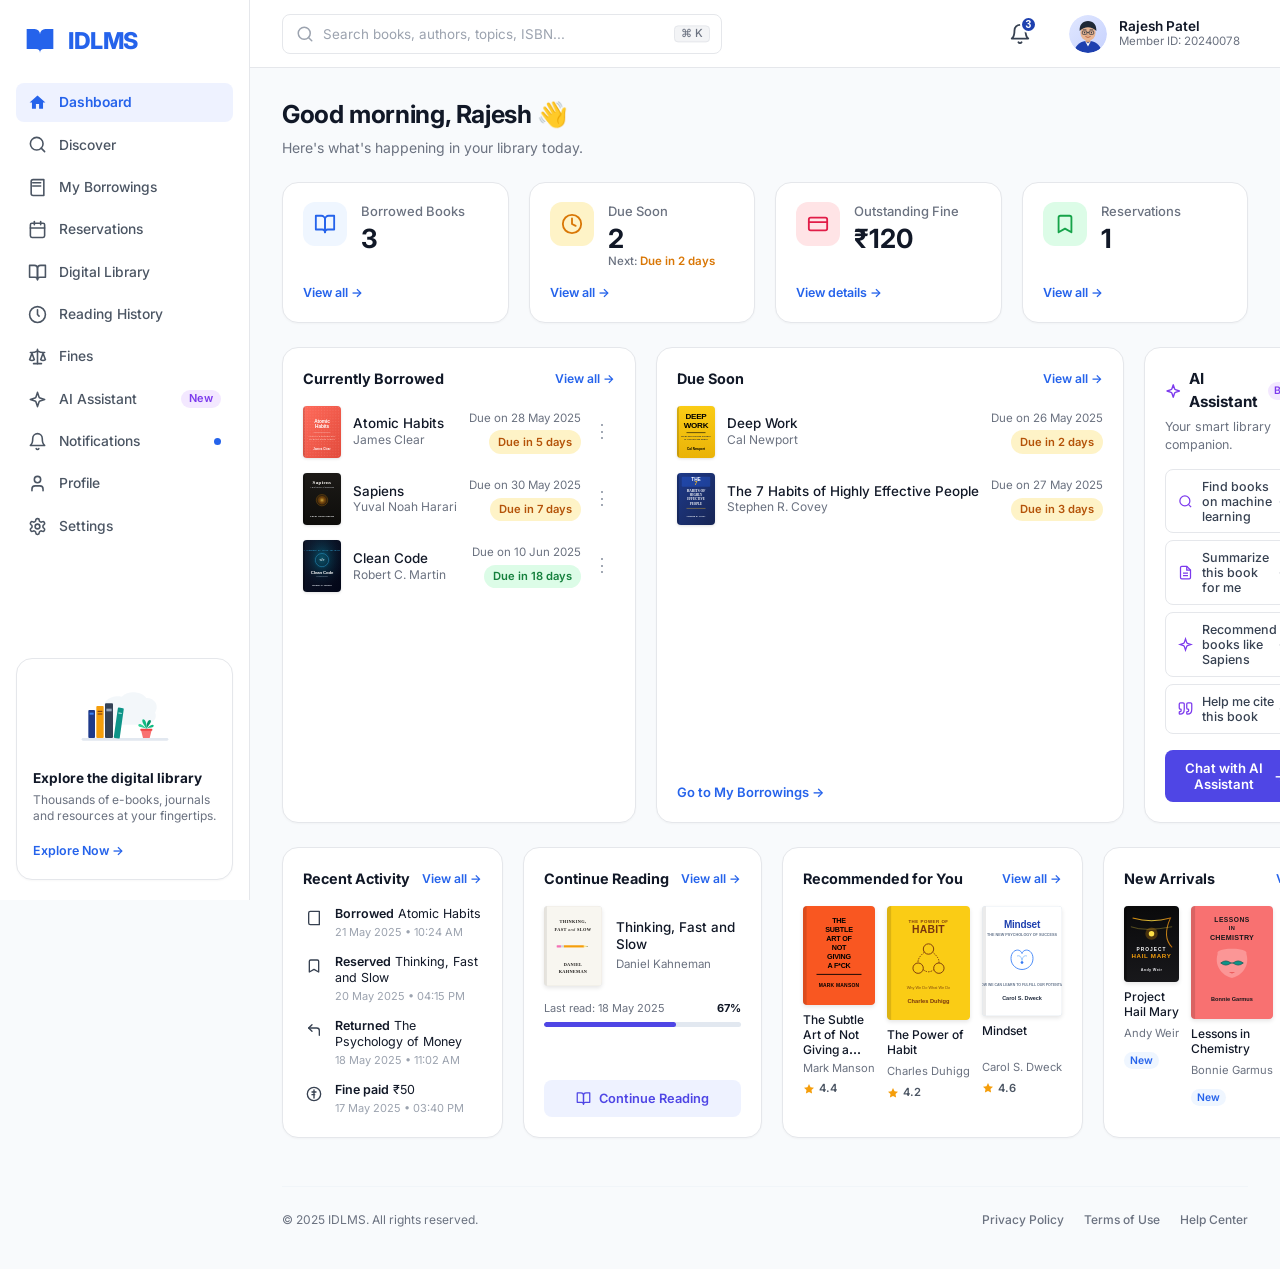
<file: dashboard.html>
<!DOCTYPE html>
<html lang="en">

<head>
    <meta charset="UTF-8">
    <meta name="viewport" content="width=device-width, initial-scale=1.0">
    <title>IDLMS - Student Dashboard</title>
    <link rel="stylesheet" href="css/global.css">
    <link rel="stylesheet" href="css/components.css">
    <link rel="stylesheet" href="css/dashboard.css">
</head>

<body>
    <div class="app-layout">
        <!-- ==================== SIDEBAR ==================== -->
        <aside class="sidebar">
            <div class="sidebar-top-group">
                <!-- Logo -->
                <div class="sidebar-header">
                    <a href="dashboard.html" class="sidebar-logo">
                        <svg xmlns="http://www.w3.org/2000/svg" viewBox="0 0 24 24" fill="currentColor">
                            <path d="M2 3h6a4 4 0 0 1 4 4v14a3 3 0 0 0-3-3H2z"></path>
                            <path d="M22 3h-6a4 4 0 0 0-4 4v14a3 3 0 0 1 3-3h7z"></path>
                        </svg>
                        IDLMS
                    </a>
                </div>

                <!-- Navigation Links -->
                <nav class="sidebar-nav">
                    <a href="dashboard.html" class="nav-link active">
                        <svg xmlns="http://www.w3.org/2000/svg" viewBox="0 0 24 24" fill="currentColor">
                            <path d="M10 20v-6h4v6h5v-8h3L12 3 2 12h3v8z"></path>
                        </svg>
                        <span>Dashboard</span>
                    </a>

                    <a href="discover.html" class="nav-link">
                        <svg xmlns="http://www.w3.org/2000/svg" viewBox="0 0 24 24" fill="none" stroke="currentColor"
                            stroke-width="2" stroke-linecap="round" stroke-linejoin="round">
                            <circle cx="11" cy="11" r="8"></circle>
                            <line x1="21" y1="21" x2="16.65" y2="16.65"></line>
                        </svg>
                        <span>Discover</span>
                    </a>

                    <a href="borrowings.html" class="nav-link">
                        <svg xmlns="http://www.w3.org/2000/svg" viewBox="0 0 24 24" fill="none" stroke="currentColor"
                            stroke-width="2" stroke-linecap="round" stroke-linejoin="round">
                            <path d="M4 19.5v-15A2.5 2.5 0 0 1 6.5 2H20v20H6.5a2.5 2.5 0 0 1-2.5-2.5Z"></path>
                            <path d="M6 6h10"></path>
                            <path d="M6 10h10"></path>
                        </svg>
                        <span>My Borrowings</span>
                    </a>

                    <a href="reservations.html" class="nav-link">
                        <svg xmlns="http://www.w3.org/2000/svg" viewBox="0 0 24 24" fill="none" stroke="currentColor"
                            stroke-width="2" stroke-linecap="round" stroke-linejoin="round">
                            <rect width="18" height="18" x="3" y="4" rx="2" ry="2"></rect>
                            <line x1="16" x2="16" y1="2" y2="6"></line>
                            <line x1="8" x2="8" y1="2" y2="6"></line>
                            <line x1="3" x2="21" y1="10" y2="10"></line>
                        </svg>
                        <span>Reservations</span>
                    </a>

                    <a href="digital-library.html" class="nav-link">
                        <svg xmlns="http://www.w3.org/2000/svg" viewBox="0 0 24 24" fill="none" stroke="currentColor"
                            stroke-width="2" stroke-linecap="round" stroke-linejoin="round">
                            <path d="M2 3h6a4 4 0 0 1 4 4v14a3 3 0 0 0-3-3H2z"></path>
                            <path d="M22 3h-6a4 4 0 0 0-4 4v14a3 3 0 0 1 3-3h7z"></path>
                        </svg>
                        <span>Digital Library</span>
                    </a>

                    <a href="reading-history.html" class="nav-link">
                        <svg xmlns="http://www.w3.org/2000/svg" viewBox="0 0 24 24" fill="none" stroke="currentColor"
                            stroke-width="2" stroke-linecap="round" stroke-linejoin="round">
                            <circle cx="12" cy="12" r="10"></circle>
                            <polyline points="12 6 12 12 14 14"></polyline>
                        </svg>
                        <span>Reading History</span>
                    </a>

                    <a href="fines.html" class="nav-link">
                        <svg xmlns="http://www.w3.org/2000/svg" viewBox="0 0 24 24" fill="none" stroke="currentColor"
                            stroke-width="2" stroke-linecap="round" stroke-linejoin="round">
                            <path d="m16 16 3-8 3 8c-.87.65-1.92 1-3 1s-2.13-.35-3-1Z"></path>
                            <path d="m2 16 3-8 3 8c-.87.65-1.92 1-3 1s-2.13-.35-3-1Z"></path>
                            <path d="M7 21h10"></path>
                            <path d="M12 3v18"></path>
                            <path d="M3 7h2c2 0 5-1 7-2 2 1 5 2 7 2h2"></path>
                        </svg>
                        <span>Fines</span>
                    </a>

                    <a href="#" class="nav-link">
                        <svg xmlns="http://www.w3.org/2000/svg" viewBox="0 0 24 24" fill="none" stroke="currentColor"
                            stroke-width="2" stroke-linecap="round" stroke-linejoin="round">
                            <path
                                d="m12 3-1.9 5.8a2 2 0 0 1-1.3 1.3L3 12l5.8 1.9a2 2 0 0 1 1.3 1.3L12 21l1.9-5.8a2 2 0 0 1 1.3-1.3L21 12l-5.8-1.9a2 2 0 0 1-1.3-1.3Z">
                            </path>
                        </svg>
                        <span>AI Assistant</span>
                        <span class="nav-badge nav-badge-purple">New</span>
                    </a>

                    <a href="#" class="nav-link">
                        <svg xmlns="http://www.w3.org/2000/svg" viewBox="0 0 24 24" fill="none" stroke="currentColor"
                            stroke-width="2" stroke-linecap="round" stroke-linejoin="round">
                            <path d="M6 8a6 6 0 0 1 12 0c0 7 3 9 3 9H3s3-2 3-9"></path>
                            <path d="M10.3 21a1.94 1.94 0 0 0 3.4 0"></path>
                        </svg>
                        <span>Notifications</span>
                        <span class="nav-dot"></span>
                    </a>

                    <a href="#" class="nav-link">
                        <svg xmlns="http://www.w3.org/2000/svg" viewBox="0 0 24 24" fill="none" stroke="currentColor"
                            stroke-width="2" stroke-linecap="round" stroke-linejoin="round">
                            <path d="M19 21v-2a4 4 0 0 0-4-4H9a4 4 0 0 0-4 4v2"></path>
                            <circle cx="12" cy="7" r="4"></circle>
                        </svg>
                        <span>Profile</span>
                    </a>

                    <a href="#" class="nav-link">
                        <svg xmlns="http://www.w3.org/2000/svg" viewBox="0 0 24 24" fill="none" stroke="currentColor"
                            stroke-width="2" stroke-linecap="round" stroke-linejoin="round">
                            <path
                                d="M12.22 2h-.44a2 2 0 0 0-2 2v.18a2 2 0 0 1-1 1.73l-.43.25a2 2 0 0 1-2 0l-.15-.08a2 2 0 0 0-2.73.73l-.22.38a2 2 0 0 0 .73 2.73l.15.1a2 2 0 0 1 1 1.72v.51a2 2 0 0 1-1 1.74l-.15.09a2 2 0 0 0-.73 2.73l.22.38a2 2 0 0 0 2.73.73l.15-.08a2 2 0 0 1 2 0l.43.25a2 2 0 0 1 1 1.73V20a2 2 0 0 0 2 2h.44a2 2 0 0 0 2-2v-.18a2 2 0 0 1 1-1.73l.43-.25a2 2 0 0 1 2 0l.15.08a2 2 0 0 0 2.73-.73l.22-.39a2 2 0 0 0-.73-2.73l-.15-.08a2 2 0 0 1-1-1.74v-.5a2 2 0 0 1 1-1.74l.15-.09a2 2 0 0 0 .73-2.73l-.22-.38a2 2 0 0 0-2.73-.73l-.15.08a2 2 0 0 1-2 0l-.43-.25a2 2 0 0 1-1-1.73V4a2 2 0 0 0-2-2z">
                            </path>
                            <circle cx="12" cy="12" r="3"></circle>
                        </svg>
                        <span>Settings</span>
                    </a>
                </nav>
            </div>

            <!-- Bottom Promo Card -->
            <div class="sidebar-promo">
                <div class="sidebar-promo-img-wrap">
                    <img src="assets/images/digital-lib-promo.svg" alt="Explore the digital library">
                </div>
                <h4>Explore the digital library</h4>
                <p>Thousands of e-books, journals and resources at your fingertips.</p>
                <a href="digital-library.html">Explore Now &rarr;</a>
            </div>
        </aside>

        <!-- ==================== MAIN CONTENT WRAPPER ==================== -->
        <div class="main-wrapper">
            <!-- Top Header -->
            <header class="top-header">
                <form class="header-search" id="headerSearchForm" action="search-results.html" method="GET">
                    <svg class="header-search-icon" xmlns="http://www.w3.org/2000/svg" viewBox="0 0 24 24" fill="none"
                        stroke="currentColor" stroke-width="2" stroke-linecap="round" stroke-linejoin="round">
                        <circle cx="11" cy="11" r="8"></circle>
                        <line x1="21" y1="21" x2="16.65" y2="16.65"></line>
                    </svg>
                    <input type="text" name="q" id="globalSearchInput" class="header-search-input"
                        placeholder="Search books, authors, topics, ISBN...">
                    <span class="search-shortcut-kbd">&#8984; K</span>
                </form>

                <div class="header-right">
                    <!-- Notifications -->
                    <div class="dropdown-container">
                        <button type="button" class="header-notification-btn" id="notifBtn" title="Notifications">
                            <svg xmlns="http://www.w3.org/2000/svg" viewBox="0 0 24 24" fill="none"
                                stroke="currentColor" stroke-width="2" stroke-linecap="round" stroke-linejoin="round">
                                <path d="M6 8a6 6 0 0 1 12 0c0 7 3 9 3 9H3s3-2 3-9"></path>
                                <path d="M10.3 21a1.94 1.94 0 0 0 3.4 0"></path>
                            </svg>
                            <span class="notification-count-badge">3</span>
                        </button>
                        <div class="popover-menu" id="notifMenu" style="width: 280px;">
                            <div
                                style="padding: 0.5rem 1rem; font-weight: 700; font-size: 0.85rem; border-bottom: 1px solid #E5E7EB;">
                                Notifications (3)
                            </div>
                            <div class="popover-item"
                                style="flex-direction: column; align-items: flex-start; gap: 2px;">
                                <span style="font-weight: 600; color: #111827;">Book Due in 2 days</span>
                                <span style="font-size: 0.72rem; color: #6B7280;">Deep Work is due on 26 May 2025</span>
                            </div>
                            <div class="popover-item"
                                style="flex-direction: column; align-items: flex-start; gap: 2px;">
                                <span style="font-weight: 600; color: #111827;">Reservation Available</span>
                                <span style="font-size: 0.72rem; color: #6B7280;">Thinking, Fast and Slow is ready for
                                    pickup</span>
                            </div>
                            <div class="popover-item"
                                style="flex-direction: column; align-items: flex-start; gap: 2px;">
                                <span style="font-weight: 600; color: #DC2626;">Fine Reminder</span>
                                <span style="font-size: 0.72rem; color: #6B7280;">Outstanding library balance:
                                    ₹120</span>
                            </div>
                        </div>
                    </div>

                    <!-- User Profile -->
                    <div class="dropdown-container">
                        <div class="user-profile-widget" id="profileWidget">
                            <img src="assets/images/avatar.svg" alt="Rajesh Patel" class="user-avatar-img">
                            <div class="user-meta">
                                <span class="user-name">Rajesh Patel</span>
                                <span class="user-member-id">Member ID: 20240078</span>
                            </div>
                        </div>
                        <div class="popover-menu" id="profileMenu">
                            <a href="#" class="popover-item">
                                <svg xmlns="http://www.w3.org/2000/svg" viewBox="0 0 24 24" fill="none"
                                    stroke="currentColor" stroke-width="2">
                                    <path d="M19 21v-2a4 4 0 0 0-4-4H9a4 4 0 0 0-4 4v2"></path>
                                    <circle cx="12" cy="7" r="4"></circle>
                                </svg>
                                <span>My Profile</span>
                            </a>
                            <a href="#" class="popover-item">
                                <svg xmlns="http://www.w3.org/2000/svg" viewBox="0 0 24 24" fill="none"
                                    stroke="currentColor" stroke-width="2">
                                    <path d="M4 19.5v-15A2.5 2.5 0 0 1 6.5 2H20v20H6.5a2.5 2.5 0 0 1-2.5-2.5Z"></path>
                                </svg>
                                <span>Borrowing History</span>
                            </a>
                            <a href="#" class="popover-item">
                                <svg xmlns="http://www.w3.org/2000/svg" viewBox="0 0 24 24" fill="none"
                                    stroke="currentColor" stroke-width="2">
                                    <circle cx="12" cy="12" r="3"></circle>
                                    <path
                                        d="M12.22 2h-.44a2 2 0 0 0-2 2v.18a2 2 0 0 1-1 1.73l-.43.25a2 2 0 0 1-2 0l-.15-.08a2 2 0 0 0-2.73.73l-.22.38a2 2 0 0 0 .73 2.73l.15.1a2 2 0 0 1 1 1.72v.51a2 2 0 0 1-1 1.74l-.15.09a2 2 0 0 0-.73 2.73l.22.38a2 2 0 0 0 2.73.73l.15-.08a2 2 0 0 1 2 0l.43.25a2 2 0 0 1 1 1.73V20a2 2 0 0 0 2 2h.44a2 2 0 0 0 2-2v-.18a2 2 0 0 1 1-1.73l.43-.25a2 2 0 0 1 2 0l.15.08a2 2 0 0 0 2.73-.73l.22-.39a2 2 0 0 0-.73-2.73l-.15-.08a2 2 0 0 1-1-1.74v-.5a2 2 0 0 1 1-1.74l.15-.09a2 2 0 0 0 .73-2.73l-.22-.38a2 2 0 0 0-2.73-.73l-.15.08a2 2 0 0 1-2 0l-.43-.25a2 2 0 0 1-1-1.73V4a2 2 0 0 0-2-2z">
                                    </path>
                                </svg>
                                <span>Account Settings</span>
                            </a>
                            <div class="popover-divider"></div>
                            <a href="index.html" class="popover-item" style="color: #DC2626;">
                                <svg xmlns="http://www.w3.org/2000/svg" viewBox="0 0 24 24" fill="none"
                                    stroke="currentColor" stroke-width="2" style="color: #DC2626;">
                                    <path d="M9 21H5a2 2 0 0 1-2-2V5a2 2 0 0 1 2-2h4"></path>
                                    <polyline points="16 17 21 12 16 7"></polyline>
                                    <line x1="21" y1="12" x2="9" y2="12"></line>
                                </svg>
                                <span>Sign Out</span>
                            </a>
                        </div>
                    </div>
                </div>
            </header>

            <!-- Main Dashboard Body -->
            <main class="dashboard-main">
                <!-- Greeting -->
                <div class="welcome-section">
                    <h1 class="welcome-title">Good morning, Rajesh &#128075;</h1>
                    <p class="welcome-subtitle">Here's what's happening in your library today.</p>
                </div>

                <!-- Row 1: KPI Stats Grid -->
                <div class="dashboard-stats-grid">
                    <!-- KPI 1: Borrowed Books -->
                    <div class="kpi-card">
                        <div class="kpi-top">
                            <div class="kpi-icon-box kpi-icon-blue">
                                <svg xmlns="http://www.w3.org/2000/svg" viewBox="0 0 24 24" fill="none"
                                    stroke="currentColor" stroke-width="2" stroke-linecap="round"
                                    stroke-linejoin="round">
                                    <path d="M2 3h6a4 4 0 0 1 4 4v14a3 3 0 0 0-3-3H2z"></path>
                                    <path d="M22 3h-6a4 4 0 0 0-4 4v14a3 3 0 0 1 3-3h7z"></path>
                                </svg>
                            </div>
                            <div class="kpi-info">
                                <span class="kpi-label">Borrowed Books</span>
                                <div class="kpi-value-row">
                                    <span class="kpi-value">3</span>
                                </div>
                            </div>
                        </div>
                        <a href="#" class="kpi-link">View all &rarr;</a>
                    </div>

                    <!-- KPI 2: Due Soon -->
                    <div class="kpi-card">
                        <div class="kpi-top">
                            <div class="kpi-icon-box kpi-icon-amber">
                                <svg xmlns="http://www.w3.org/2000/svg" viewBox="0 0 24 24" fill="none"
                                    stroke="currentColor" stroke-width="2" stroke-linecap="round"
                                    stroke-linejoin="round">
                                    <circle cx="12" cy="12" r="10"></circle>
                                    <polyline points="12 6 12 12 16 14"></polyline>
                                </svg>
                            </div>
                            <div class="kpi-info">
                                <span class="kpi-label">Due Soon</span>
                                <div class="kpi-value-row">
                                    <span class="kpi-value">2</span>
                                </div>
                                <span class="kpi-subtext">Next: <span class="kpi-subtext-amber">Due in 2
                                        days</span></span>
                            </div>
                        </div>
                        <a href="#" class="kpi-link">View all &rarr;</a>
                    </div>

                    <!-- KPI 3: Outstanding Fine -->
                    <div class="kpi-card">
                        <div class="kpi-top">
                            <div class="kpi-icon-box kpi-icon-rose">
                                <svg xmlns="http://www.w3.org/2000/svg" viewBox="0 0 24 24" fill="none"
                                    stroke="currentColor" stroke-width="2" stroke-linecap="round"
                                    stroke-linejoin="round">
                                    <rect width="20" height="14" x="2" y="5" rx="2"></rect>
                                    <line x1="2" x2="22" y1="10" y2="10"></line>
                                </svg>
                            </div>
                            <div class="kpi-info">
                                <span class="kpi-label">Outstanding Fine</span>
                                <div class="kpi-value-row">
                                    <span class="kpi-value">&#8377;120</span>
                                </div>
                            </div>
                        </div>
                        <a href="#" class="kpi-link">View details &rarr;</a>
                    </div>

                    <!-- KPI 4: Reservations -->
                    <div class="kpi-card">
                        <div class="kpi-top">
                            <div class="kpi-icon-box kpi-icon-green">
                                <svg xmlns="http://www.w3.org/2000/svg" viewBox="0 0 24 24" fill="none"
                                    stroke="currentColor" stroke-width="2" stroke-linecap="round"
                                    stroke-linejoin="round">
                                    <path d="m19 21-7-4-7 4V5a2 2 0 0 1 2-2h10a2 2 0 0 1 2 2v16z"></path>
                                </svg>
                            </div>
                            <div class="kpi-info">
                                <span class="kpi-label">Reservations</span>
                                <div class="kpi-value-row">
                                    <span class="kpi-value">1</span>
                                </div>
                            </div>
                        </div>
                        <a href="#" class="kpi-link">View all &rarr;</a>
                    </div>
                </div>

                <!-- Row 2: Currently Borrowed, Due Soon, AI Assistant -->
                <div class="dashboard-mid-grid">
                    <!-- Column 1: Currently Borrowed -->
                    <div class="card">
                        <div class="card-header-row">
                            <h2 class="card-title">Currently Borrowed</h2>
                            <a href="#" class="card-header-link">View all &rarr;</a>
                        </div>
                        <div class="book-rows-list">
                            <!-- Book 1: Atomic Habits -->
                            <div class="book-row-item" data-book-id="atomic-habits">
                                <div class="book-row-left">
                                    <a href="book-details.html?id=atomic-habits&from=dashboard" class="book-cover-link">
                                        <img src="assets/images/covers/atomic-habits.svg" alt="Atomic Habits"
                                            class="book-thumb-cover">
                                    </a>
                                    <div class="book-row-meta">
                                        <h3 class="book-row-title"><a
                                                href="book-details.html?id=atomic-habits&from=dashboard"
                                                class="book-title-link">Atomic Habits</a></h3>
                                        <span class="book-row-author">James Clear</span>
                                    </div>
                                </div>
                                <div class="book-row-right">
                                    <div class="book-row-actions">
                                        <span class="book-due-date">Due on 28 May 2025</span>
                                        <span class="badge badge-amber">Due in 5 days</span>
                                    </div>
                                    <div class="dropdown-container">
                                        <button type="button" class="btn-icon-dots" title="Options">&#8942;</button>
                                        <div class="popover-menu">
                                            <a href="#" class="popover-item">Renew Book (+14 days)</a>
                                            <a href="book-details.html?id=atomic-habits&from=dashboard"
                                                class="popover-item">View Borrow Details</a>
                                            <a href="#" class="popover-item">Report Issue</a>
                                        </div>
                                    </div>
                                </div>
                            </div>

                            <!-- Book 2: Sapiens -->
                            <div class="book-row-item" data-book-id="sapiens">
                                <div class="book-row-left">
                                    <a href="book-details.html?id=sapiens&from=dashboard" class="book-cover-link">
                                        <img src="assets/images/covers/sapiens.svg" alt="Sapiens"
                                            class="book-thumb-cover">
                                    </a>
                                    <div class="book-row-meta">
                                        <h3 class="book-row-title"><a href="book-details.html?id=sapiens&from=dashboard"
                                                class="book-title-link">Sapiens</a></h3>
                                        <span class="book-row-author">Yuval Noah Harari</span>
                                    </div>
                                </div>
                                <div class="book-row-right">
                                    <div class="book-row-actions">
                                        <span class="book-due-date">Due on 30 May 2025</span>
                                        <span class="badge badge-amber">Due in 7 days</span>
                                    </div>
                                    <div class="dropdown-container">
                                        <button type="button" class="btn-icon-dots" title="Options">&#8942;</button>
                                        <div class="popover-menu">
                                            <a href="#" class="popover-item">Renew Book (+14 days)</a>
                                            <a href="book-details.html?id=sapiens&from=dashboard"
                                                class="popover-item">View Borrow Details</a>
                                            <a href="#" class="popover-item">Report Issue</a>
                                        </div>
                                    </div>
                                </div>
                            </div>

                            <!-- Book 3: Clean Code -->
                            <div class="book-row-item" data-book-id="clean-code">
                                <div class="book-row-left">
                                    <a href="book-details.html?id=clean-code&from=dashboard" class="book-cover-link">
                                        <img src="assets/images/covers/clean-code.svg" alt="Clean Code"
                                            class="book-thumb-cover">
                                    </a>
                                    <div class="book-row-meta">
                                        <h3 class="book-row-title"><a
                                                href="book-details.html?id=clean-code&from=dashboard"
                                                class="book-title-link">Clean Code</a></h3>
                                        <span class="book-row-author">Robert C. Martin</span>
                                    </div>
                                </div>
                                <div class="book-row-right">
                                    <div class="book-row-actions">
                                        <span class="book-due-date">Due on 10 Jun 2025</span>
                                        <span class="badge badge-green">Due in 18 days</span>
                                    </div>
                                    <div class="dropdown-container">
                                        <button type="button" class="btn-icon-dots" title="Options">&#8942;</button>
                                        <div class="popover-menu">
                                            <a href="#" class="popover-item">Renew Book (+14 days)</a>
                                            <a href="book-details.html?id=clean-code&from=dashboard"
                                                class="popover-item">View Borrow Details</a>
                                            <a href="#" class="popover-item">Report Issue</a>
                                        </div>
                                    </div>
                                </div>
                            </div>
                        </div>
                    </div>

                    <!-- Column 2: Due Soon -->
                    <div class="card">
                        <div class="card-header-row">
                            <h2 class="card-title">Due Soon</h2>
                            <a href="#" class="card-header-link">View all &rarr;</a>
                        </div>
                        <div class="book-rows-list">
                            <!-- Book 1: Deep Work -->
                            <div class="book-row-item" data-book-id="deep-work">
                                <div class="book-row-left">
                                    <a href="book-details.html?id=deep-work&from=dashboard" class="book-cover-link">
                                        <img src="assets/images/covers/deep-work.svg" alt="Deep Work"
                                            class="book-thumb-cover">
                                    </a>
                                    <div class="book-row-meta">
                                        <h3 class="book-row-title"><a
                                                href="book-details.html?id=deep-work&from=dashboard"
                                                class="book-title-link">Deep Work</a></h3>
                                        <span class="book-row-author">Cal Newport</span>
                                    </div>
                                </div>
                                <div class="book-row-right">
                                    <div class="book-row-actions">
                                        <span class="book-due-date">Due on 26 May 2025</span>
                                        <span class="badge badge-amber">Due in 2 days</span>
                                    </div>
                                </div>
                            </div>

                            <!-- Book 2: The 7 Habits -->
                            <div class="book-row-item" data-book-id="seven-habits">
                                <div class="book-row-left">
                                    <a href="book-details.html?id=seven-habits&from=dashboard" class="book-cover-link">
                                        <img src="assets/images/covers/seven-habits.svg"
                                            alt="The 7 Habits of Highly Effective People" class="book-thumb-cover">
                                    </a>
                                    <div class="book-row-meta">
                                        <h3 class="book-row-title"><a
                                                href="book-details.html?id=seven-habits&from=dashboard"
                                                class="book-title-link">The 7 Habits of Highly Effective People</a></h3>
                                        <span class="book-row-author">Stephen R. Covey</span>
                                    </div>
                                </div>
                                <div class="book-row-right">
                                    <div class="book-row-actions">
                                        <span class="book-due-date">Due on 27 May 2025</span>
                                        <span class="badge badge-amber">Due in 3 days</span>
                                    </div>
                                </div>
                            </div>
                        </div>

                        <div class="card-bottom-link">
                            <a href="borrowings.html" class="card-header-link" style="font-size: 0.8125rem;">Go to My
                                Borrowings &rarr;</a>
                        </div>
                    </div>

                    <!-- Column 3: AI Assistant -->
                    <div class="ai-assistant-card">
                        <div>
                            <div class="card-header-row" style="margin-bottom: 0.25rem;">
                                <div class="ai-header-left">
                                    <svg xmlns="http://www.w3.org/2000/svg" viewBox="0 0 24 24" fill="none"
                                        stroke="currentColor" stroke-width="2" stroke-linecap="round"
                                        stroke-linejoin="round">
                                        <path
                                            d="m12 3-1.9 5.8a2 2 0 0 1-1.3 1.3L3 12l5.8 1.9a2 2 0 0 1 1.3 1.3L12 21l1.9-5.8a2 2 0 0 1 1.3-1.3L21 12l-5.8-1.9a2 2 0 0 1-1.3-1.3Z">
                                        </path>
                                    </svg>
                                    <h3>AI Assistant</h3>
                                    <span class="badge badge-purple"
                                        style="font-size: 0.65rem; padding: 1px 6px;">Beta</span>
                                </div>
                            </div>
                            <p class="ai-subtitle">Your smart library companion.</p>

                            <!-- AI Suggestions -->
                            <div class="ai-prompts-list">
                                <button type="button" class="ai-prompt-btn">
                                    <div class="ai-prompt-left">
                                        <svg xmlns="http://www.w3.org/2000/svg" viewBox="0 0 24 24" fill="none"
                                            stroke="currentColor" stroke-width="2">
                                            <circle cx="11" cy="11" r="8"></circle>
                                            <line x1="21" y1="21" x2="16.65" y2="16.65"></line>
                                        </svg>
                                        <span class="ai-prompt-text">Find books on machine learning</span>
                                    </div>
                                    <span class="ai-prompt-arrow">&rarr;</span>
                                </button>

                                <button type="button" class="ai-prompt-btn">
                                    <div class="ai-prompt-left">
                                        <svg xmlns="http://www.w3.org/2000/svg" viewBox="0 0 24 24" fill="none"
                                            stroke="currentColor" stroke-width="2">
                                            <path d="M14 2H6a2 2 0 0 0-2 2v16a2 2 0 0 0 2 2h12a2 2 0 0 0 2-2V8z"></path>
                                            <polyline points="14 2 14 8 20 8"></polyline>
                                            <line x1="16" y1="13" x2="8" y2="13"></line>
                                            <line x1="16" y1="17" x2="8" y2="17"></line>
                                        </svg>
                                        <span class="ai-prompt-text">Summarize this book for me</span>
                                    </div>
                                    <span class="ai-prompt-arrow">&rarr;</span>
                                </button>

                                <button type="button" class="ai-prompt-btn">
                                    <div class="ai-prompt-left">
                                        <svg xmlns="http://www.w3.org/2000/svg" viewBox="0 0 24 24" fill="none"
                                            stroke="currentColor" stroke-width="2">
                                            <path
                                                d="m12 3-1.9 5.8a2 2 0 0 1-1.3 1.3L3 12l5.8 1.9a2 2 0 0 1 1.3 1.3L12 21l1.9-5.8a2 2 0 0 1 1.3-1.3L21 12l-5.8-1.9a2 2 0 0 1-1.3-1.3Z">
                                            </path>
                                        </svg>
                                        <span class="ai-prompt-text">Recommend books like Sapiens</span>
                                    </div>
                                    <span class="ai-prompt-arrow">&rarr;</span>
                                </button>

                                <button type="button" class="ai-prompt-btn">
                                    <div class="ai-prompt-left">
                                        <svg xmlns="http://www.w3.org/2000/svg" viewBox="0 0 24 24" fill="none"
                                            stroke="currentColor" stroke-width="2">
                                            <path
                                                d="M3 21c3 0 7-1 7-8V5c0-1.25-.756-2.017-2-2H4c-1.25 0-2 .75-2 1.972V11c0 1.25.75 2 2 2 1 0 1 0 1 1v1c0 1-1 2-2 2s-1 .008-1 1.031V20c0 1 0 1 1 1z">
                                            </path>
                                            <path
                                                d="M15 21c3 0 7-1 7-8V5c0-1.25-.757-2.017-2-2h-4c-1.25 0-2 .75-2 1.972V11c0 1.25.75 2 2 2 1 0 1 0 1 1v1c0 1-1 2-2 2s-1 .008-1 1.031V20c0 1 0 1 1 1z">
                                            </path>
                                        </svg>
                                        <span class="ai-prompt-text">Help me cite this book</span>
                                    </div>
                                    <span class="ai-prompt-arrow">&rarr;</span>
                                </button>
                            </div>
                        </div>

                        <!-- Chat CTA -->
                        <button type="button" class="ai-chat-btn" id="aiChatBtn">
                            <span>Chat with AI Assistant</span>
                            <span>&rarr;</span>
                        </button>
                    </div>
                </div>

                <!-- Row 3: Recent Activity, Continue Reading, Recommended, New Arrivals -->
                <div class="dashboard-bottom-grid">
                    <!-- Column 1: Recent Activity -->
                    <div class="card">
                        <div class="card-header-row">
                            <h2 class="card-title">Recent Activity</h2>
                            <a href="#" class="card-header-link">View all &rarr;</a>
                        </div>
                        <div class="activity-list">
                            <div class="activity-item">
                                <div class="activity-icon-wrap">
                                    <svg xmlns="http://www.w3.org/2000/svg" viewBox="0 0 24 24" fill="none"
                                        stroke="currentColor" stroke-width="2" stroke-linecap="round"
                                        stroke-linejoin="round">
                                        <path d="M4 19.5v-15A2.5 2.5 0 0 1 6.5 2H20v20H6.5a2.5 2.5 0 0 1-2.5-2.5Z">
                                        </path>
                                    </svg>
                                </div>
                                <div class="activity-content">
                                    <span class="activity-action-text"><strong>Borrowed</strong> Atomic Habits</span>
                                    <span class="activity-timestamp">21 May 2025 &bull; 10:24 AM</span>
                                </div>
                            </div>

                            <div class="activity-item">
                                <div class="activity-icon-wrap">
                                    <svg xmlns="http://www.w3.org/2000/svg" viewBox="0 0 24 24" fill="none"
                                        stroke="currentColor" stroke-width="2" stroke-linecap="round"
                                        stroke-linejoin="round">
                                        <path d="m19 21-7-4-7 4V5a2 2 0 0 1 2-2h10a2 2 0 0 1 2 2v16z"></path>
                                    </svg>
                                </div>
                                <div class="activity-content">
                                    <span class="activity-action-text"><strong>Reserved</strong> Thinking, Fast and
                                        Slow</span>
                                    <span class="activity-timestamp">20 May 2025 &bull; 04:15 PM</span>
                                </div>
                            </div>

                            <div class="activity-item">
                                <div class="activity-icon-wrap">
                                    <svg xmlns="http://www.w3.org/2000/svg" viewBox="0 0 24 24" fill="none"
                                        stroke="currentColor" stroke-width="2" stroke-linecap="round"
                                        stroke-linejoin="round">
                                        <polyline points="9 14 4 9 9 4"></polyline>
                                        <path d="M20 20v-7a4 4 0 0 0-4-4H4"></path>
                                    </svg>
                                </div>
                                <div class="activity-content">
                                    <span class="activity-action-text"><strong>Returned</strong> The Psychology of
                                        Money</span>
                                    <span class="activity-timestamp">18 May 2025 &bull; 11:02 AM</span>
                                </div>
                            </div>

                            <div class="activity-item">
                                <div class="activity-icon-wrap">
                                    <svg xmlns="http://www.w3.org/2000/svg" viewBox="0 0 24 24" fill="none"
                                        stroke="currentColor" stroke-width="2" stroke-linecap="round"
                                        stroke-linejoin="round">
                                        <circle cx="12" cy="12" r="10"></circle>
                                        <path d="M12 6v12M9 9h6M9 13h4"></path>
                                    </svg>
                                </div>
                                <div class="activity-content">
                                    <span class="activity-action-text"><strong>Fine paid</strong> &#8377;50</span>
                                    <span class="activity-timestamp">17 May 2025 &bull; 03:40 PM</span>
                                </div>
                            </div>
                        </div>
                    </div>

                    <!-- Column 2: Continue Reading -->
                    <div class="card">
                        <div class="card-header-row">
                            <h2 class="card-title">Continue Reading</h2>
                            <a href="#" class="card-header-link">View all &rarr;</a>
                        </div>
                        <div class="reading-book-hero" data-book-id="thinking-fast">
                            <a href="book-details.html?id=thinking-fast&from=dashboard" class="book-cover-link">
                                <img src="assets/images/covers/thinking-fast.svg" alt="Thinking, Fast and Slow"
                                    class="reading-cover-img">
                            </a>
                            <div class="reading-meta-group">
                                <h3 class="reading-title"><a href="book-details.html?id=thinking-fast&from=dashboard"
                                        class="book-title-link">Thinking, Fast and Slow</a></h3>
                                <span class="reading-author">Daniel Kahneman</span>
                            </div>
                        </div>

                        <div class="reading-progress-section">
                            <div class="reading-progress-meta">
                                <span>Last read: 18 May 2025</span>
                                <span class="reading-percentage">67%</span>
                            </div>
                            <div class="progress-track">
                                <div class="progress-fill" style="width: 67%;"></div>
                            </div>
                        </div>

                        <div style="margin-top: auto;">
                            <a href="book-details.html?id=thinking-fast&from=dashboard" class="reading-action-btn"
                                id="continueReadingBtn">
                                <svg xmlns="http://www.w3.org/2000/svg" viewBox="0 0 24 24" fill="none"
                                    stroke="currentColor" stroke-width="2" stroke-linecap="round"
                                    stroke-linejoin="round">
                                    <path d="M2 3h6a4 4 0 0 1 4 4v14a3 3 0 0 0-3-3H2z"></path>
                                    <path d="M22 3h-6a4 4 0 0 0-4 4v14a3 3 0 0 1 3-3h7z"></path>
                                </svg>
                                <span>Continue Reading</span>
                            </a>
                        </div>
                    </div>

                    <!-- Column 3: Recommended for You -->
                    <div class="card">
                        <div class="card-header-row">
                            <h2 class="card-title">Recommended for You</h2>
                            <a href="#" class="card-header-link">View all &rarr;</a>
                        </div>
                        <div class="mini-books-grid">
                            <!-- Book 1 -->
                            <div class="mini-book-card" data-book-id="subtle-art">
                                <a href="book-details.html?id=subtle-art&from=dashboard" class="book-cover-link">
                                    <img src="assets/images/covers/subtle-art.svg"
                                        alt="The Subtle Art of Not Giving a F*ck" class="mini-book-cover">
                                </a>
                                <h3 class="mini-book-title"><a href="book-details.html?id=subtle-art&from=dashboard"
                                        class="book-title-link">The Subtle Art of Not Giving a F*ck</a></h3>
                                <span class="mini-book-author">Mark Manson</span>
                                <div class="mini-book-rating">
                                    <svg viewBox="0 0 24 24">
                                        <polygon
                                            points="12 2 15.09 8.26 22 9.27 17 14.14 18.18 21.02 12 17.77 5.82 21.02 7 14.14 2 9.27 8.91 8.26 12 2">
                                        </polygon>
                                    </svg>
                                    <span>4.4</span>
                                </div>
                            </div>

                            <!-- Book 2 -->
                            <div class="mini-book-card" data-book-id="power-of-habit">
                                <a href="book-details.html?id=power-of-habit&from=dashboard" class="book-cover-link">
                                    <img src="assets/images/covers/power-of-habit.svg" alt="The Power of Habit"
                                        class="mini-book-cover">
                                </a>
                                <h3 class="mini-book-title"><a href="book-details.html?id=power-of-habit&from=dashboard"
                                        class="book-title-link">The Power of Habit</a></h3>
                                <span class="mini-book-author">Charles Duhigg</span>
                                <div class="mini-book-rating">
                                    <svg viewBox="0 0 24 24">
                                        <polygon
                                            points="12 2 15.09 8.26 22 9.27 17 14.14 18.18 21.02 12 17.77 5.82 21.02 7 14.14 2 9.27 8.91 8.26 12 2">
                                        </polygon>
                                    </svg>
                                    <span>4.2</span>
                                </div>
                            </div>

                            <!-- Book 3 -->
                            <div class="mini-book-card" data-book-id="mindset">
                                <a href="book-details.html?id=mindset&from=dashboard" class="book-cover-link">
                                    <img src="assets/images/covers/mindset.svg" alt="Mindset" class="mini-book-cover">
                                </a>
                                <h3 class="mini-book-title"><a href="book-details.html?id=mindset&from=dashboard"
                                        class="book-title-link">Mindset</a></h3>
                                <span class="mini-book-author">Carol S. Dweck</span>
                                <div class="mini-book-rating">
                                    <svg viewBox="0 0 24 24">
                                        <polygon
                                            points="12 2 15.09 8.26 22 9.27 17 14.14 18.18 21.02 12 17.77 5.82 21.02 7 14.14 2 9.27 8.91 8.26 12 2">
                                        </polygon>
                                    </svg>
                                    <span>4.6</span>
                                </div>
                            </div>
                        </div>
                    </div>

                    <!-- Column 4: New Arrivals -->
                    <div class="card">
                        <div class="card-header-row">
                            <h2 class="card-title">New Arrivals</h2>
                            <a href="#" class="card-header-link">View all &rarr;</a>
                        </div>
                        <div class="mini-books-grid">
                            <!-- Book 1 -->
                            <div class="mini-book-card" data-book-id="project-hail-mary">
                                <a href="book-details.html?id=project-hail-mary&from=dashboard" class="book-cover-link">
                                    <img src="assets/images/covers/project-hail-mary.svg" alt="Project Hail Mary"
                                        class="mini-book-cover">
                                </a>
                                <h3 class="mini-book-title"><a
                                        href="book-details.html?id=project-hail-mary&from=dashboard"
                                        class="book-title-link">Project Hail Mary</a></h3>
                                <span class="mini-book-author">Andy Weir</span>
                                <div>
                                    <span class="badge badge-blue"
                                        style="font-size: 0.65rem; padding: 1px 6px;">New</span>
                                </div>
                            </div>

                            <!-- Book 2 -->
                            <div class="mini-book-card" data-book-id="lessons-in-chemistry">
                                <a href="book-details.html?id=lessons-in-chemistry&from=dashboard"
                                    class="book-cover-link">
                                    <img src="assets/images/covers/lessons-in-chemistry.svg" alt="Lessons in Chemistry"
                                        class="mini-book-cover">
                                </a>
                                <h3 class="mini-book-title"><a
                                        href="book-details.html?id=lessons-in-chemistry&from=dashboard"
                                        class="book-title-link">Lessons in Chemistry</a></h3>
                                <span class="mini-book-author">Bonnie Garmus</span>
                                <div>
                                    <span class="badge badge-blue"
                                        style="font-size: 0.65rem; padding: 1px 6px;">New</span>
                                </div>
                            </div>

                            <!-- Book 3 -->
                            <div class="mini-book-card" data-book-id="midnight-library">
                                <a href="book-details.html?id=midnight-library&from=dashboard" class="book-cover-link">
                                    <img src="assets/images/covers/midnight-library.svg" alt="The Midnight Library"
                                        class="mini-book-cover">
                                </a>
                                <h3 class="mini-book-title"><a
                                        href="book-details.html?id=midnight-library&from=dashboard"
                                        class="book-title-link">The Midnight Library</a></h3>
                                <span class="mini-book-author">Matt Haig</span>
                                <div>
                                    <span class="badge badge-blue"
                                        style="font-size: 0.65rem; padding: 1px 6px;">New</span>
                                </div>
                            </div>
                        </div>
                    </div>
                </div>

                <!-- Footer -->
                <footer class="app-footer">
                    <div>&copy; 2025 IDLMS. All rights reserved.</div>
                    <div class="footer-nav-links">
                        <a href="#">Privacy Policy</a>
                        <a href="#">Terms of Use</a>
                        <a href="#">Help Center</a>
                    </div>
                </footer>
            </main>
        </div>
    </div>

    <script src="js/data.js"></script>
    <script src="js/app.js"></script>
</body>

</html>
</file>
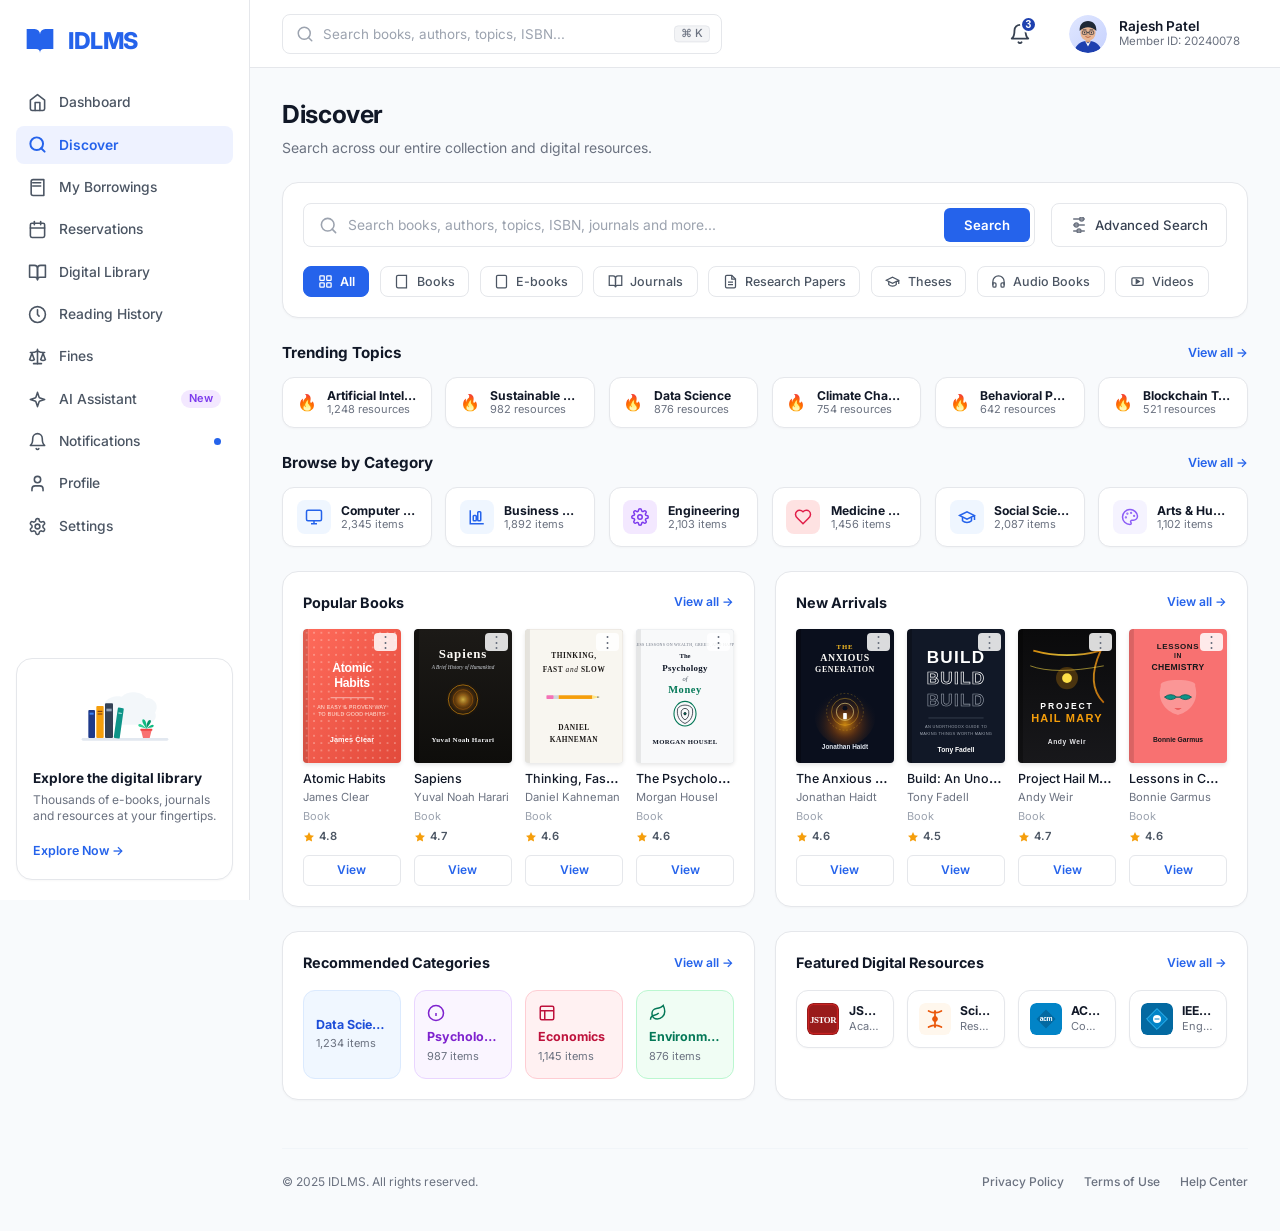
<file: discover.html>
<!DOCTYPE html>
<html lang="en">

<head>
    <meta charset="UTF-8">
    <meta name="viewport" content="width=device-width, initial-scale=1.0">
    <title>IDLMS - Discover</title>
    <link rel="stylesheet" href="css/global.css">
    <link rel="stylesheet" href="css/components.css">
    <link rel="stylesheet" href="css/discover.css">
</head>

<body>
    <div class="app-layout">
        <!-- ==================== SIDEBAR ==================== -->
        <aside class="sidebar">
            <div class="sidebar-top-group">
                <!-- Logo -->
                <div class="sidebar-header">
                    <a href="dashboard.html" class="sidebar-logo">
                        <svg xmlns="http://www.w3.org/2000/svg" viewBox="0 0 24 24" fill="currentColor">
                            <path d="M2 3h6a4 4 0 0 1 4 4v14a3 3 0 0 0-3-3H2z"></path>
                            <path d="M22 3h-6a4 4 0 0 0-4 4v14a3 3 0 0 1 3-3h7z"></path>
                        </svg>
                        IDLMS
                    </a>
                </div>

                <!-- Navigation Links -->
                <nav class="sidebar-nav">
                    <a href="dashboard.html" class="nav-link">
                        <svg xmlns="http://www.w3.org/2000/svg" viewBox="0 0 24 24" fill="none" stroke="currentColor"
                            stroke-width="2" stroke-linecap="round" stroke-linejoin="round">
                            <path d="m3 9 9-7 9 7v11a2 2 0 0 1-2 2H5a2 2 0 0 1-2-2z"></path>
                            <polyline points="9 22 9 12 15 12 15 22"></polyline>
                        </svg>
                        <span>Dashboard</span>
                    </a>

                    <a href="discover.html" class="nav-link active">
                        <svg xmlns="http://www.w3.org/2000/svg" viewBox="0 0 24 24" fill="none" stroke="currentColor"
                            stroke-width="2.5" stroke-linecap="round" stroke-linejoin="round">
                            <circle cx="11" cy="11" r="8"></circle>
                            <line x1="21" y1="21" x2="16.65" y2="16.65"></line>
                        </svg>
                        <span>Discover</span>
                    </a>

                    <a href="borrowings.html" class="nav-link">
                        <svg xmlns="http://www.w3.org/2000/svg" viewBox="0 0 24 24" fill="none" stroke="currentColor"
                            stroke-width="2" stroke-linecap="round" stroke-linejoin="round">
                            <path d="M4 19.5v-15A2.5 2.5 0 0 1 6.5 2H20v20H6.5a2.5 2.5 0 0 1-2.5-2.5Z"></path>
                            <path d="M6 6h10"></path>
                            <path d="M6 10h10"></path>
                        </svg>
                        <span>My Borrowings</span>
                    </a>

                    <a href="reservations.html" class="nav-link">
                        <svg xmlns="http://www.w3.org/2000/svg" viewBox="0 0 24 24" fill="none" stroke="currentColor"
                            stroke-width="2" stroke-linecap="round" stroke-linejoin="round">
                            <rect width="18" height="18" x="3" y="4" rx="2" ry="2"></rect>
                            <line x1="16" x2="16" y1="2" y2="6"></line>
                            <line x1="8" x2="8" y1="2" y2="6"></line>
                            <line x1="3" x2="21" y1="10" y2="10"></line>
                        </svg>
                        <span>Reservations</span>
                    </a>

                    <a href="digital-library.html" class="nav-link">
                        <svg xmlns="http://www.w3.org/2000/svg" viewBox="0 0 24 24" fill="none" stroke="currentColor"
                            stroke-width="2" stroke-linecap="round" stroke-linejoin="round">
                            <path d="M2 3h6a4 4 0 0 1 4 4v14a3 3 0 0 0-3-3H2z"></path>
                            <path d="M22 3h-6a4 4 0 0 0-4 4v14a3 3 0 0 1 3-3h7z"></path>
                        </svg>
                        <span>Digital Library</span>
                    </a>

                    <a href="reading-history.html" class="nav-link">
                        <svg xmlns="http://www.w3.org/2000/svg" viewBox="0 0 24 24" fill="none" stroke="currentColor"
                            stroke-width="2" stroke-linecap="round" stroke-linejoin="round">
                            <circle cx="12" cy="12" r="10"></circle>
                            <polyline points="12 6 12 12 14 14"></polyline>
                        </svg>
                        <span>Reading History</span>
                    </a>

                    <a href="fines.html" class="nav-link">
                        <svg xmlns="http://www.w3.org/2000/svg" viewBox="0 0 24 24" fill="none" stroke="currentColor"
                            stroke-width="2" stroke-linecap="round" stroke-linejoin="round">
                            <path d="m16 16 3-8 3 8c-.87.65-1.92 1-3 1s-2.13-.35-3-1Z"></path>
                            <path d="m2 16 3-8 3 8c-.87.65-1.92 1-3 1s-2.13-.35-3-1Z"></path>
                            <path d="M7 21h10"></path>
                            <path d="M12 3v18"></path>
                            <path d="M3 7h2c2 0 5-1 7-2 2 1 5 2 7 2h2"></path>
                        </svg>
                        <span>Fines</span>
                    </a>

                    <a href="#" class="nav-link">
                        <svg xmlns="http://www.w3.org/2000/svg" viewBox="0 0 24 24" fill="none" stroke="currentColor"
                            stroke-width="2" stroke-linecap="round" stroke-linejoin="round">
                            <path
                                d="m12 3-1.9 5.8a2 2 0 0 1-1.3 1.3L3 12l5.8 1.9a2 2 0 0 1 1.3 1.3L12 21l1.9-5.8a2 2 0 0 1 1.3-1.3L21 12l-5.8-1.9a2 2 0 0 1-1.3-1.3Z">
                            </path>
                        </svg>
                        <span>AI Assistant</span>
                        <span class="nav-badge nav-badge-purple">New</span>
                    </a>

                    <a href="#" class="nav-link">
                        <svg xmlns="http://www.w3.org/2000/svg" viewBox="0 0 24 24" fill="none" stroke="currentColor"
                            stroke-width="2" stroke-linecap="round" stroke-linejoin="round">
                            <path d="M6 8a6 6 0 0 1 12 0c0 7 3 9 3 9H3s3-2 3-9"></path>
                            <path d="M10.3 21a1.94 1.94 0 0 0 3.4 0"></path>
                        </svg>
                        <span>Notifications</span>
                        <span class="nav-dot"></span>
                    </a>

                    <a href="#" class="nav-link">
                        <svg xmlns="http://www.w3.org/2000/svg" viewBox="0 0 24 24" fill="none" stroke="currentColor"
                            stroke-width="2" stroke-linecap="round" stroke-linejoin="round">
                            <path d="M19 21v-2a4 4 0 0 0-4-4H9a4 4 0 0 0-4 4v2"></path>
                            <circle cx="12" cy="7" r="4"></circle>
                        </svg>
                        <span>Profile</span>
                    </a>

                    <a href="#" class="nav-link">
                        <svg xmlns="http://www.w3.org/2000/svg" viewBox="0 0 24 24" fill="none" stroke="currentColor"
                            stroke-width="2" stroke-linecap="round" stroke-linejoin="round">
                            <path
                                d="M12.22 2h-.44a2 2 0 0 0-2 2v.18a2 2 0 0 1-1 1.73l-.43.25a2 2 0 0 1-2 0l-.15-.08a2 2 0 0 0-2.73.73l-.22.38a2 2 0 0 0 .73 2.73l.15.1a2 2 0 0 1 1 1.72v.51a2 2 0 0 1-1 1.74l-.15.09a2 2 0 0 0-.73 2.73l.22.38a2 2 0 0 0 2.73.73l.15-.08a2 2 0 0 1 2 0l.43.25a2 2 0 0 1 1 1.73V20a2 2 0 0 0 2 2h.44a2 2 0 0 0 2-2v-.18a2 2 0 0 1 1-1.73l.43-.25a2 2 0 0 1 2 0l.15.08a2 2 0 0 0 2.73-.73l.22-.39a2 2 0 0 0-.73-2.73l-.15-.08a2 2 0 0 1-1-1.74v-.5a2 2 0 0 1 1-1.74l.15-.09a2 2 0 0 0 .73-2.73l-.22-.38a2 2 0 0 0-2.73-.73l-.15.08a2 2 0 0 1-2 0l-.43-.25a2 2 0 0 1-1-1.73V4a2 2 0 0 0-2-2z">
                            </path>
                            <circle cx="12" cy="12" r="3"></circle>
                        </svg>
                        <span>Settings</span>
                    </a>
                </nav>
            </div>

            <!-- Bottom Promo Card -->
            <div class="sidebar-promo">
                <div class="sidebar-promo-img-wrap">
                    <img src="assets/images/digital-lib-promo.svg" alt="Explore the digital library">
                </div>
                <h4>Explore the digital library</h4>
                <p>Thousands of e-books, journals and resources at your fingertips.</p>
                <a href="digital-library.html">Explore Now &rarr;</a>
            </div>
        </aside>

        <!-- ==================== MAIN CONTENT WRAPPER ==================== -->
        <div class="main-wrapper">
            <!-- Top Header -->
            <header class="top-header">
                <form class="header-search" id="headerSearchForm" action="search-results.html" method="GET">
                    <svg class="header-search-icon" xmlns="http://www.w3.org/2000/svg" viewBox="0 0 24 24" fill="none"
                        stroke="currentColor" stroke-width="2" stroke-linecap="round" stroke-linejoin="round">
                        <circle cx="11" cy="11" r="8"></circle>
                        <line x1="21" y1="21" x2="16.65" y2="16.65"></line>
                    </svg>
                    <input type="text" name="q" id="globalSearchInput" class="header-search-input"
                        placeholder="Search books, authors, topics, ISBN...">
                    <span class="search-shortcut-kbd">&#8984; K</span>
                </form>

                <div class="header-right">
                    <!-- Notifications -->
                    <div class="dropdown-container">
                        <button type="button" class="header-notification-btn" id="notifBtn" title="Notifications">
                            <svg xmlns="http://www.w3.org/2000/svg" viewBox="0 0 24 24" fill="none"
                                stroke="currentColor" stroke-width="2" stroke-linecap="round" stroke-linejoin="round">
                                <path d="M6 8a6 6 0 0 1 12 0c0 7 3 9 3 9H3s3-2 3-9"></path>
                                <path d="M10.3 21a1.94 1.94 0 0 0 3.4 0"></path>
                            </svg>
                            <span class="notification-count-badge">3</span>
                        </button>
                        <div class="popover-menu" id="notifMenu" style="width: 280px;">
                            <div
                                style="padding: 0.5rem 1rem; font-weight: 700; font-size: 0.85rem; border-bottom: 1px solid #E5E7EB;">
                                Notifications (3)
                            </div>
                            <div class="popover-item"
                                style="flex-direction: column; align-items: flex-start; gap: 2px;">
                                <span style="font-weight: 600; color: #111827;">Book Due in 2 days</span>
                                <span style="font-size: 0.72rem; color: #6B7280;">Deep Work is due on 26 May 2025</span>
                            </div>
                            <div class="popover-item"
                                style="flex-direction: column; align-items: flex-start; gap: 2px;">
                                <span style="font-weight: 600; color: #111827;">Reservation Available</span>
                                <span style="font-size: 0.72rem; color: #6B7280;">Thinking, Fast and Slow is ready for
                                    pickup</span>
                            </div>
                            <div class="popover-item"
                                style="flex-direction: column; align-items: flex-start; gap: 2px;">
                                <span style="font-weight: 600; color: #DC2626;">Fine Reminder</span>
                                <span style="font-size: 0.72rem; color: #6B7280;">Outstanding library balance:
                                    ₹120</span>
                            </div>
                        </div>
                    </div>

                    <!-- User Profile -->
                    <div class="dropdown-container">
                        <div class="user-profile-widget" id="profileWidget">
                            <img src="assets/images/avatar.svg" alt="Rajesh Patel" class="user-avatar-img">
                            <div class="user-meta">
                                <span class="user-name">Rajesh Patel</span>
                                <span class="user-member-id">Member ID: 20240078</span>
                            </div>
                        </div>
                        <div class="popover-menu" id="profileMenu">
                            <a href="#" class="popover-item">
                                <svg xmlns="http://www.w3.org/2000/svg" viewBox="0 0 24 24" fill="none"
                                    stroke="currentColor" stroke-width="2">
                                    <path d="M19 21v-2a4 4 0 0 0-4-4H9a4 4 0 0 0-4 4v2"></path>
                                    <circle cx="12" cy="7" r="4"></circle>
                                </svg>
                                <span>My Profile</span>
                            </a>
                            <a href="#" class="popover-item">
                                <svg xmlns="http://www.w3.org/2000/svg" viewBox="0 0 24 24" fill="none"
                                    stroke="currentColor" stroke-width="2">
                                    <path d="M4 19.5v-15A2.5 2.5 0 0 1 6.5 2H20v20H6.5a2.5 2.5 0 0 1-2.5-2.5Z"></path>
                                </svg>
                                <span>Borrowing History</span>
                            </a>
                            <a href="#" class="popover-item">
                                <svg xmlns="http://www.w3.org/2000/svg" viewBox="0 0 24 24" fill="none"
                                    stroke="currentColor" stroke-width="2">
                                    <circle cx="12" cy="12" r="3"></circle>
                                    <path
                                        d="M12.22 2h-.44a2 2 0 0 0-2 2v.18a2 2 0 0 1-1 1.73l-.43.25a2 2 0 0 1-2 0l-.15-.08a2 2 0 0 0-2.73.73l-.22.38a2 2 0 0 0 .73 2.73l.15.1a2 2 0 0 1 1 1.72v.51a2 2 0 0 1-1 1.74l-.15.09a2 2 0 0 0-.73 2.73l.22.38a2 2 0 0 0 2.73.73l.15-.08a2 2 0 0 1 2 0l.43.25a2 2 0 0 1 1 1.73V20a2 2 0 0 0 2 2h.44a2 2 0 0 0 2-2v-.18a2 2 0 0 1 1-1.73l.43-.25a2 2 0 0 1 2 0l.15.08a2 2 0 0 0 2.73-.73l.22-.39a2 2 0 0 0-.73-2.73l-.15-.08a2 2 0 0 1-1-1.74v-.5a2 2 0 0 1 1-1.74l.15-.09a2 2 0 0 0 .73-2.73l-.22-.38a2 2 0 0 0-2.73-.73l-.15.08a2 2 0 0 1-2 0l-.43-.25a2 2 0 0 1-1-1.73V4a2 2 0 0 0-2-2z">
                                    </path>
                                </svg>
                                <span>Account Settings</span>
                            </a>
                            <div class="popover-divider"></div>
                            <a href="index.html" class="popover-item" style="color: #DC2626;">
                                <svg xmlns="http://www.w3.org/2000/svg" viewBox="0 0 24 24" fill="none"
                                    stroke="currentColor" stroke-width="2" style="color: #DC2626;">
                                    <path d="M9 21H5a2 2 0 0 1-2-2V5a2 2 0 0 1 2-2h4"></path>
                                    <polyline points="16 17 21 12 16 7"></polyline>
                                    <line x1="21" y1="12" x2="9" y2="12"></line>
                                </svg>
                                <span>Sign Out</span>
                            </a>
                        </div>
                    </div>
                </div>
            </header>

            <!-- Main Discover Content -->
            <main class="discover-main">
                <!-- Header -->
                <div class="discover-header-section">
                    <h1 class="discover-page-title">Discover</h1>
                    <p class="discover-page-subtitle">Search across our entire collection and digital resources.</p>
                </div>

                <!-- Big Search & Filter Card -->
                <div class="discover-search-card">
                    <!-- Search Input Row -->
                    <form class="discover-search-bar-row" id="discoverSearchForm" action="search-results.html"
                        method="GET">
                        <div class="discover-search-input-wrap">
                            <svg class="discover-input-icon" xmlns="http://www.w3.org/2000/svg" viewBox="0 0 24 24"
                                fill="none" stroke="currentColor" stroke-width="2" stroke-linecap="round"
                                stroke-linejoin="round">
                                <circle cx="11" cy="11" r="8"></circle>
                                <line x1="21" y1="21" x2="16.65" y2="16.65"></line>
                            </svg>
                            <input type="text" name="q" id="discoverSearchInput" class="discover-search-input"
                                placeholder="Search books, authors, topics, ISBN, journals and more...">
                            <button type="submit" class="discover-search-btn" id="discoverSearchBtn">Search</button>
                        </div>

                        <button type="button" class="btn-advanced-search" id="advancedSearchBtn">
                            <svg xmlns="http://www.w3.org/2000/svg" viewBox="0 0 24 24" fill="none"
                                stroke="currentColor" stroke-width="2" stroke-linecap="round" stroke-linejoin="round">
                                <line x1="4" x2="20" y1="21" y2="21"></line>
                                <line x1="4" x2="20" y1="3" y2="3"></line>
                                <line x1="4" x2="20" y1="12" y2="12"></line>
                                <circle cx="8" cy="12" r="3"></circle>
                                <circle cx="16" cy="3" r="3"></circle>
                                <circle cx="12" cy="21" r="3"></circle>
                            </svg>
                            <span>Advanced Search</span>
                        </button>
                    </form>

                    <!-- Resource Type Filter Tabs -->
                    <div class="resource-tabs-list">
                        <button type="button" class="resource-tab-btn active">
                            <svg xmlns="http://www.w3.org/2000/svg" viewBox="0 0 24 24" fill="none"
                                stroke="currentColor" stroke-width="2">
                                <rect width="7" height="7" x="3" y="3" rx="1"></rect>
                                <rect width="7" height="7" x="14" y="3" rx="1"></rect>
                                <rect width="7" height="7" x="14" y="14" rx="1"></rect>
                                <rect width="7" height="7" x="3" y="14" rx="1"></rect>
                            </svg>
                            <span>All</span>
                        </button>

                        <button type="button" class="resource-tab-btn">
                            <svg xmlns="http://www.w3.org/2000/svg" viewBox="0 0 24 24" fill="none"
                                stroke="currentColor" stroke-width="2">
                                <path d="M4 19.5v-15A2.5 2.5 0 0 1 6.5 2H20v20H6.5a2.5 2.5 0 0 1-2.5-2.5Z"></path>
                            </svg>
                            <span>Books</span>
                        </button>

                        <button type="button" class="resource-tab-btn">
                            <svg xmlns="http://www.w3.org/2000/svg" viewBox="0 0 24 24" fill="none"
                                stroke="currentColor" stroke-width="2">
                                <rect width="16" height="20" x="4" y="2" rx="2"></rect>
                                <line x1="12" x2="12.01" y1="18" y2="18"></line>
                            </svg>
                            <span>E-books</span>
                        </button>

                        <button type="button" class="resource-tab-btn">
                            <svg xmlns="http://www.w3.org/2000/svg" viewBox="0 0 24 24" fill="none"
                                stroke="currentColor" stroke-width="2">
                                <path d="M2 3h6a4 4 0 0 1 4 4v14a3 3 0 0 0-3-3H2z"></path>
                                <path d="M22 3h-6a4 4 0 0 0-4 4v14a3 3 0 0 1 3-3h7z"></path>
                            </svg>
                            <span>Journals</span>
                        </button>

                        <button type="button" class="resource-tab-btn">
                            <svg xmlns="http://www.w3.org/2000/svg" viewBox="0 0 24 24" fill="none"
                                stroke="currentColor" stroke-width="2">
                                <path d="M14 2H6a2 2 0 0 0-2 2v16a2 2 0 0 0 2 2h12a2 2 0 0 0 2-2V8z"></path>
                                <polyline points="14 2 14 8 20 8"></polyline>
                                <line x1="16" y1="13" x2="8" y2="13"></line>
                                <line x1="16" y1="17" x2="8" y2="17"></line>
                            </svg>
                            <span>Research Papers</span>
                        </button>

                        <button type="button" class="resource-tab-btn">
                            <svg xmlns="http://www.w3.org/2000/svg" viewBox="0 0 24 24" fill="none"
                                stroke="currentColor" stroke-width="2">
                                <path d="M22 10v6M2 10l10-5 10 5-10 5z"></path>
                                <path d="M6 12v5c3 3 9 3 12 0v-5"></path>
                            </svg>
                            <span>Theses</span>
                        </button>

                        <button type="button" class="resource-tab-btn">
                            <svg xmlns="http://www.w3.org/2000/svg" viewBox="0 0 24 24" fill="none"
                                stroke="currentColor" stroke-width="2">
                                <path d="M3 18v-6a9 9 0 0 1 18 0v6"></path>
                                <path
                                    d="M21 19a2 2 0 0 1-2 2h-1a2 2 0 0 1-2-2v-3a2 2 0 0 1 2-2h3zM3 19a2 2 0 0 0 2 2h1a2 2 0 0 0 2-2v-3a2 2 0 0 0-2-2H3z">
                                </path>
                            </svg>
                            <span>Audio Books</span>
                        </button>

                        <button type="button" class="resource-tab-btn">
                            <svg xmlns="http://www.w3.org/2000/svg" viewBox="0 0 24 24" fill="none"
                                stroke="currentColor" stroke-width="2">
                                <rect width="18" height="12" x="3" y="6" rx="2"></rect>
                                <polygon points="10 9 15 12 10 15 10 9" fill="currentColor"></polygon>
                            </svg>
                            <span>Videos</span>
                        </button>
                    </div>
                </div>

                <!-- Trending Topics Section -->
                <section class="trending-section">
                    <div class="section-header-row">
                        <h2 class="section-title">Trending Topics</h2>
                        <a href="#" class="section-link">View all &rarr;</a>
                    </div>
                    <div class="trending-grid">
                        <div class="trending-card">
                            <span class="trending-fire-icon">&#128293;</span>
                            <div class="trending-content">
                                <span class="trending-title">Artificial Intelligence</span>
                                <span class="trending-count">1,248 resources</span>
                            </div>
                        </div>

                        <div class="trending-card">
                            <span class="trending-fire-icon">&#128293;</span>
                            <div class="trending-content">
                                <span class="trending-title">Sustainable Development</span>
                                <span class="trending-count">982 resources</span>
                            </div>
                        </div>

                        <div class="trending-card">
                            <span class="trending-fire-icon">&#128293;</span>
                            <div class="trending-content">
                                <span class="trending-title">Data Science</span>
                                <span class="trending-count">876 resources</span>
                            </div>
                        </div>

                        <div class="trending-card">
                            <span class="trending-fire-icon">&#128293;</span>
                            <div class="trending-content">
                                <span class="trending-title">Climate Change</span>
                                <span class="trending-count">754 resources</span>
                            </div>
                        </div>

                        <div class="trending-card">
                            <span class="trending-fire-icon">&#128293;</span>
                            <div class="trending-content">
                                <span class="trending-title">Behavioral Psychology</span>
                                <span class="trending-count">642 resources</span>
                            </div>
                        </div>

                        <div class="trending-card">
                            <span class="trending-fire-icon">&#128293;</span>
                            <div class="trending-content">
                                <span class="trending-title">Blockchain Technology</span>
                                <span class="trending-count">521 resources</span>
                            </div>
                        </div>
                    </div>
                </section>

                <!-- Browse by Category Section -->
                <section class="trending-section">
                    <div class="section-header-row">
                        <h2 class="section-title">Browse by Category</h2>
                        <a href="#" class="section-link">View all &rarr;</a>
                    </div>
                    <div class="categories-grid">
                        <div class="category-card">
                            <div class="category-icon-box category-icon-blue">
                                <svg xmlns="http://www.w3.org/2000/svg" viewBox="0 0 24 24" fill="none"
                                    stroke="currentColor" stroke-width="2">
                                    <rect width="20" height="14" x="2" y="3" rx="2"></rect>
                                    <line x1="8" x2="16" y1="21" y2="21"></line>
                                    <line x1="12" x2="12" y1="17" y2="21"></line>
                                </svg>
                            </div>
                            <div class="category-content">
                                <span class="category-title">Computer Science</span>
                                <span class="category-count">2,345 items</span>
                            </div>
                        </div>

                        <div class="category-card">
                            <div class="category-icon-box category-icon-blue">
                                <svg xmlns="http://www.w3.org/2000/svg" viewBox="0 0 24 24" fill="none"
                                    stroke="currentColor" stroke-width="2">
                                    <path d="M3 3v18h18"></path>
                                    <rect width="4" height="7" x="7" y="10" rx="1"></rect>
                                    <rect width="4" height="12" x="13" y="5" rx="1"></rect>
                                </svg>
                            </div>
                            <div class="category-content">
                                <span class="category-title">Business & Management</span>
                                <span class="category-count">1,892 items</span>
                            </div>
                        </div>

                        <div class="category-card">
                            <div class="category-icon-box category-icon-purple">
                                <svg xmlns="http://www.w3.org/2000/svg" viewBox="0 0 24 24" fill="none"
                                    stroke="currentColor" stroke-width="2">
                                    <circle cx="12" cy="12" r="3"></circle>
                                    <path
                                        d="M19.4 15a1.65 1.65 0 0 0 .33 1.82l.06.06a2 2 0 0 1 0 2.83 2 2 0 0 1-2.83 0l-.06-.06a1.65 1.65 0 0 0-1.82-.33 1.65 1.65 0 0 0-1 1.51V21a2 2 0 0 1-2 2 2 2 0 0 1-2-2v-.09A1.65 1.65 0 0 0 9 19.4a1.65 1.65 0 0 0-1.82.33l-.06.06a2 2 0 0 1-2.83 0 2 2 0 0 1 0-2.83l.06-.06a1.65 1.65 0 0 0 .33-1.82 1.65 1.65 0 0 0-1.51-1H3a2 2 0 0 1-2-2 2 2 0 0 1 2-2h.09A1.65 1.65 0 0 0 4.6 9a1.65 1.65 0 0 0-.33-1.82l-.06-.06a2 2 0 0 1 0-2.83 2 2 0 0 1 2.83 0l.06.06a1.65 1.65 0 0 0 1.82.33H9a1.65 1.65 0 0 0 1-1.51V3a2 2 0 0 1 2-2 2 2 0 0 1 2 2v.09a1.65 1.65 0 0 0 1 1.51 1.65 1.65 0 0 0 1.82-.33l.06-.06a2 2 0 0 1 2.83 0 2 2 0 0 1 0 2.83l-.06.06a1.65 1.65 0 0 0-.33 1.82V9a1.65 1.65 0 0 0 1.51 1H21a2 2 0 0 1 2 2 2 2 0 0 1-2 2h-.09a1.65 1.65 0 0 0-1.51 1z">
                                    </path>
                                </svg>
                            </div>
                            <div class="category-content">
                                <span class="category-title">Engineering</span>
                                <span class="category-count">2,103 items</span>
                            </div>
                        </div>

                        <div class="category-card">
                            <div class="category-icon-box category-icon-rose">
                                <svg xmlns="http://www.w3.org/2000/svg" viewBox="0 0 24 24" fill="none"
                                    stroke="currentColor" stroke-width="2">
                                    <path
                                        d="M19 14c1.49-1.46 3-3.21 3-5.5A5.5 5.5 0 0 0 16.5 3c-1.76 0-3 .5-4.5 2-1.5-1.5-2.74-2-4.5-2A5.5 5.5 0 0 0 2 8.5c0 2.3 1.5 4.05 3 5.5l7 7Z">
                                    </path>
                                </svg>
                            </div>
                            <div class="category-content">
                                <span class="category-title">Medicine & Health</span>
                                <span class="category-count">1,456 items</span>
                            </div>
                        </div>

                        <div class="category-card">
                            <div class="category-icon-box category-icon-blue">
                                <svg xmlns="http://www.w3.org/2000/svg" viewBox="0 0 24 24" fill="none"
                                    stroke="currentColor" stroke-width="2">
                                    <path d="M22 10v6M2 10l10-5 10 5-10 5z"></path>
                                    <path d="M6 12v5c3 3 9 3 12 0v-5"></path>
                                </svg>
                            </div>
                            <div class="category-content">
                                <span class="category-title">Social Sciences</span>
                                <span class="category-count">2,087 items</span>
                            </div>
                        </div>

                        <div class="category-card">
                            <div class="category-icon-box category-icon-violet">
                                <svg xmlns="http://www.w3.org/2000/svg" viewBox="0 0 24 24" fill="none"
                                    stroke="currentColor" stroke-width="2">
                                    <circle cx="13.5" cy="6.5" r=".5" fill="currentColor"></circle>
                                    <circle cx="17.5" cy="10.5" r=".5" fill="currentColor"></circle>
                                    <circle cx="8.5" cy="7.5" r=".5" fill="currentColor"></circle>
                                    <circle cx="6.5" cy="12.5" r=".5" fill="currentColor"></circle>
                                    <path
                                        d="M12 2C6.5 2 2 6.5 2 12s4.5 10 10 10c.926 0 1.648-.746 1.648-1.688 0-.437-.18-.835-.437-1.125-.29-.289-.438-.652-.438-1.125a1.64 1.64 0 0 1 1.668-1.668h1.996c3.051 0 5.563-2.512 5.563-5.563C22 6.5 17.5 2 12 2Z">
                                    </path>
                                </svg>
                            </div>
                            <div class="category-content">
                                <span class="category-title">Arts & Humanities</span>
                                <span class="category-count">1,102 items</span>
                            </div>
                        </div>
                    </div>
                </section>

                <!-- Middle Row: Popular Books & New Arrivals -->
                <div class="discover-two-col-grid">
                    <!-- Column 1: Popular Books -->
                    <div class="card">
                        <div class="card-header-row">
                            <h2 class="card-title">Popular Books</h2>
                            <a href="#" class="card-header-link">View all &rarr;</a>
                        </div>
                        <div class="discover-books-row">
                            <!-- Book 1 -->
                            <div class="discover-book-col" data-book-id="atomic-habits">
                                <div class="discover-book-top">
                                    <button type="button" class="discover-book-dots" title="Options">&#8942;</button>
                                    <a href="book-details.html?id=atomic-habits&from=discover" class="book-cover-link">
                                        <img src="assets/images/covers/atomic-habits.svg" alt="Atomic Habits"
                                            class="discover-book-cover">
                                    </a>
                                </div>
                                <h3 class="discover-book-title"><a
                                        href="book-details.html?id=atomic-habits&from=discover"
                                        style="color: inherit; text-decoration: none;">Atomic Habits</a></h3>
                                <span class="discover-book-author">James Clear</span>
                                <span class="discover-book-tag">Book</span>
                                <div class="discover-book-rating">
                                    <svg viewBox="0 0 24 24">
                                        <polygon
                                            points="12 2 15.09 8.26 22 9.27 17 14.14 18.18 21.02 12 17.77 5.82 21.02 7 14.14 2 9.27 8.91 8.26 12 2">
                                        </polygon>
                                    </svg>
                                    <span>4.8</span>
                                </div>
                                <a href="book-details.html?id=atomic-habits&from=discover"
                                    class="btn-book-view">View</a>
                            </div>

                            <!-- Book 2 -->
                            <div class="discover-book-col" data-book-id="sapiens">
                                <div class="discover-book-top">
                                    <button type="button" class="discover-book-dots" title="Options">&#8942;</button>
                                    <a href="book-details.html?id=sapiens&from=discover" class="book-cover-link">
                                        <img src="assets/images/covers/sapiens.svg" alt="Sapiens"
                                            class="discover-book-cover">
                                    </a>
                                </div>
                                <h3 class="discover-book-title"><a href="book-details.html?id=sapiens&from=discover"
                                        style="color: inherit; text-decoration: none;">Sapiens</a></h3>
                                <span class="discover-book-author">Yuval Noah Harari</span>
                                <span class="discover-book-tag">Book</span>
                                <div class="discover-book-rating">
                                    <svg viewBox="0 0 24 24">
                                        <polygon
                                            points="12 2 15.09 8.26 22 9.27 17 14.14 18.18 21.02 12 17.77 5.82 21.02 7 14.14 2 9.27 8.91 8.26 12 2">
                                        </polygon>
                                    </svg>
                                    <span>4.7</span>
                                </div>
                                <a href="book-details.html?id=sapiens&from=discover" class="btn-book-view">View</a>
                            </div>

                            <!-- Book 3 -->
                            <div class="discover-book-col" data-book-id="thinking-fast">
                                <div class="discover-book-top">
                                    <button type="button" class="discover-book-dots" title="Options">&#8942;</button>
                                    <a href="book-details.html?id=thinking-fast&from=discover" class="book-cover-link">
                                        <img src="assets/images/covers/thinking-fast.svg" alt="Thinking, Fast and Slow"
                                            class="discover-book-cover">
                                    </a>
                                </div>
                                <h3 class="discover-book-title"><a
                                        href="book-details.html?id=thinking-fast&from=discover"
                                        style="color: inherit; text-decoration: none;">Thinking, Fast and Slow</a></h3>
                                <span class="discover-book-author">Daniel Kahneman</span>
                                <span class="discover-book-tag">Book</span>
                                <div class="discover-book-rating">
                                    <svg viewBox="0 0 24 24">
                                        <polygon
                                            points="12 2 15.09 8.26 22 9.27 17 14.14 18.18 21.02 12 17.77 5.82 21.02 7 14.14 2 9.27 8.91 8.26 12 2">
                                        </polygon>
                                    </svg>
                                    <span>4.6</span>
                                </div>
                                <a href="book-details.html?id=thinking-fast&from=discover"
                                    class="btn-book-view">View</a>
                            </div>

                            <!-- Book 4 -->
                            <div class="discover-book-col" data-book-id="psychology-of-money">
                                <div class="discover-book-top">
                                    <button type="button" class="discover-book-dots" title="Options">&#8942;</button>
                                    <a href="book-details.html?id=psychology-of-money&from=discover"
                                        class="book-cover-link">
                                        <img src="assets/images/covers/psychology-of-money.svg"
                                            alt="The Psychology of Money" class="discover-book-cover">
                                    </a>
                                </div>
                                <h3 class="discover-book-title"><a
                                        href="book-details.html?id=psychology-of-money&from=discover"
                                        style="color: inherit; text-decoration: none;">The Psychology of Money</a></h3>
                                <span class="discover-book-author">Morgan Housel</span>
                                <span class="discover-book-tag">Book</span>
                                <div class="discover-book-rating">
                                    <svg viewBox="0 0 24 24">
                                        <polygon
                                            points="12 2 15.09 8.26 22 9.27 17 14.14 18.18 21.02 12 17.77 5.82 21.02 7 14.14 2 9.27 8.91 8.26 12 2">
                                        </polygon>
                                    </svg>
                                    <span>4.6</span>
                                </div>
                                <a href="book-details.html?id=psychology-of-money&from=discover"
                                    class="btn-book-view">View</a>
                            </div>
                        </div>
                    </div>

                    <!-- Column 2: New Arrivals -->
                    <div class="card">
                        <div class="card-header-row">
                            <h2 class="card-title">New Arrivals</h2>
                            <a href="#" class="card-header-link">View all &rarr;</a>
                        </div>
                        <div class="discover-books-row">
                            <!-- Book 1 -->
                            <div class="discover-book-col" data-book-id="anxious-generation">
                                <div class="discover-book-top">
                                    <button type="button" class="discover-book-dots" title="Options">&#8942;</button>
                                    <a href="book-details.html?id=anxious-generation&from=discover"
                                        class="book-cover-link">
                                        <img src="assets/images/covers/anxious-generation.svg"
                                            alt="The Anxious Generation" class="discover-book-cover">
                                    </a>
                                </div>
                                <h3 class="discover-book-title"><a
                                        href="book-details.html?id=anxious-generation&from=discover"
                                        style="color: inherit; text-decoration: none;">The Anxious Generation</a></h3>
                                <span class="discover-book-author">Jonathan Haidt</span>
                                <span class="discover-book-tag">Book</span>
                                <div class="discover-book-rating">
                                    <svg viewBox="0 0 24 24">
                                        <polygon
                                            points="12 2 15.09 8.26 22 9.27 17 14.14 18.18 21.02 12 17.77 5.82 21.02 7 14.14 2 9.27 8.91 8.26 12 2">
                                        </polygon>
                                    </svg>
                                    <span>4.6</span>
                                </div>
                                <a href="book-details.html?id=anxious-generation&from=discover"
                                    class="btn-book-view">View</a>
                            </div>

                            <!-- Book 2 -->
                            <div class="discover-book-col" data-book-id="build">
                                <div class="discover-book-top">
                                    <button type="button" class="discover-book-dots" title="Options">&#8942;</button>
                                    <a href="book-details.html?id=build&from=discover" class="book-cover-link">
                                        <img src="assets/images/covers/build.svg" alt="Build: An Unorthodox Guide..."
                                            class="discover-book-cover">
                                    </a>
                                </div>
                                <h3 class="discover-book-title"><a href="book-details.html?id=build&from=discover"
                                        style="color: inherit; text-decoration: none;">Build: An Unorthodox Guide...</a>
                                </h3>
                                <span class="discover-book-author">Tony Fadell</span>
                                <span class="discover-book-tag">Book</span>
                                <div class="discover-book-rating">
                                    <svg viewBox="0 0 24 24">
                                        <polygon
                                            points="12 2 15.09 8.26 22 9.27 17 14.14 18.18 21.02 12 17.77 5.82 21.02 7 14.14 2 9.27 8.91 8.26 12 2">
                                        </polygon>
                                    </svg>
                                    <span>4.5</span>
                                </div>
                                <a href="book-details.html?id=build&from=discover" class="btn-book-view">View</a>
                            </div>

                            <!-- Book 3 -->
                            <div class="discover-book-col" data-book-id="project-hail-mary">
                                <div class="discover-book-top">
                                    <button type="button" class="discover-book-dots" title="Options">&#8942;</button>
                                    <a href="book-details.html?id=project-hail-mary&from=discover"
                                        class="book-cover-link">
                                        <img src="assets/images/covers/project-hail-mary.svg" alt="Project Hail Mary"
                                            class="discover-book-cover">
                                    </a>
                                </div>
                                <h3 class="discover-book-title"><a
                                        href="book-details.html?id=project-hail-mary&from=discover"
                                        style="color: inherit; text-decoration: none;">Project Hail Mary</a></h3>
                                <span class="discover-book-author">Andy Weir</span>
                                <span class="discover-book-tag">Book</span>
                                <div class="discover-book-rating">
                                    <svg viewBox="0 0 24 24">
                                        <polygon
                                            points="12 2 15.09 8.26 22 9.27 17 14.14 18.18 21.02 12 17.77 5.82 21.02 7 14.14 2 9.27 8.91 8.26 12 2">
                                        </polygon>
                                    </svg>
                                    <span>4.7</span>
                                </div>
                                <a href="book-details.html?id=project-hail-mary&from=discover"
                                    class="btn-book-view">View</a>
                            </div>

                            <!-- Book 4 -->
                            <div class="discover-book-col" data-book-id="lessons-in-chemistry">
                                <div class="discover-book-top">
                                    <button type="button" class="discover-book-dots" title="Options">&#8942;</button>
                                    <a href="book-details.html?id=lessons-in-chemistry&from=discover"
                                        class="book-cover-link">
                                        <img src="assets/images/covers/lessons-in-chemistry.svg"
                                            alt="Lessons in Chemistry" class="discover-book-cover">
                                    </a>
                                </div>
                                <h3 class="discover-book-title"><a
                                        href="book-details.html?id=lessons-in-chemistry&from=discover"
                                        style="color: inherit; text-decoration: none;">Lessons in Chemistry</a></h3>
                                <span class="discover-book-author">Bonnie Garmus</span>
                                <span class="discover-book-tag">Book</span>
                                <div class="discover-book-rating">
                                    <svg viewBox="0 0 24 24">
                                        <polygon
                                            points="12 2 15.09 8.26 22 9.27 17 14.14 18.18 21.02 12 17.77 5.82 21.02 7 14.14 2 9.27 8.91 8.26 12 2">
                                        </polygon>
                                    </svg>
                                    <span>4.6</span>
                                </div>
                                <a href="book-details.html?id=lessons-in-chemistry&from=discover"
                                    class="btn-book-view">View</a>
                            </div>
                        </div>
                    </div>
                </div>

                <!-- Bottom Row: Recommended Categories & Featured Digital Resources -->
                <div class="discover-two-col-grid">
                    <!-- Column 1: Recommended Categories -->
                    <div class="card">
                        <div class="card-header-row">
                            <h2 class="card-title">Recommended Categories</h2>
                            <a href="#" class="card-header-link">View all &rarr;</a>
                        </div>
                        <div class="recommended-cat-subgrid">
                            <!-- Card 1 -->
                            <div class="tinted-cat-card tinted-cat-blue">
                                <span class="tinted-cat-title">Data Science &amp; Analytics</span>
                                <span class="tinted-cat-count">1,234 items</span>
                            </div>

                            <!-- Card 2 -->
                            <div class="tinted-cat-card tinted-cat-purple">
                                <svg class="tinted-cat-icon" xmlns="http://www.w3.org/2000/svg" viewBox="0 0 24 24"
                                    fill="none" stroke="#7E22CE" stroke-width="2">
                                    <circle cx="12" cy="12" r="10"></circle>
                                    <path d="M12 16v-4"></path>
                                    <path d="M12 8h.01"></path>
                                </svg>
                                <span class="tinted-cat-title">Psychology</span>
                                <span class="tinted-cat-count">987 items</span>
                            </div>

                            <!-- Card 3 -->
                            <div class="tinted-cat-card tinted-cat-rose">
                                <svg class="tinted-cat-icon" xmlns="http://www.w3.org/2000/svg" viewBox="0 0 24 24"
                                    fill="none" stroke="#BE123C" stroke-width="2">
                                    <rect width="18" height="18" x="3" y="3" rx="2"></rect>
                                    <line x1="3" x2="21" y1="9" y2="9"></line>
                                    <line x1="9" x2="9" y1="21" y2="9"></line>
                                </svg>
                                <span class="tinted-cat-title">Economics</span>
                                <span class="tinted-cat-count">1,145 items</span>
                            </div>

                            <!-- Card 4 -->
                            <div class="tinted-cat-card tinted-cat-green">
                                <svg class="tinted-cat-icon" xmlns="http://www.w3.org/2000/svg" viewBox="0 0 24 24"
                                    fill="none" stroke="#047857" stroke-width="2">
                                    <path
                                        d="M11 20A7 7 0 0 1 9.8 6.1C15.5 5 17 4.48 19 2c1 2 2 4.18 2 8 0 5.5-4.78 10-10 10Z">
                                    </path>
                                    <path d="M2 21c0-3 1.85-5.36 5.08-6C9.5 14.52 12 13 13 12"></path>
                                </svg>
                                <span class="tinted-cat-title">Environmental Science</span>
                                <span class="tinted-cat-count">876 items</span>
                            </div>
                        </div>
                    </div>

                    <!-- Column 2: Featured Digital Resources -->
                    <div class="card">
                        <div class="card-header-row">
                            <h2 class="card-title">Featured Digital Resources</h2>
                            <a href="#" class="card-header-link">View all &rarr;</a>
                        </div>
                        <div class="featured-res-subgrid">
                            <!-- Provider 1: JSTOR -->
                            <div class="featured-res-card">
                                <img src="assets/images/resources/jstor.svg" alt="JSTOR" class="featured-res-logo">
                                <div class="featured-res-content">
                                    <span class="featured-res-name">JSTOR</span>
                                    <span class="featured-res-type">Academic Journals</span>
                                </div>
                            </div>

                            <!-- Provider 2: ScienceDirect -->
                            <div class="featured-res-card">
                                <img src="assets/images/resources/sciencedirect.svg" alt="ScienceDirect"
                                    class="featured-res-logo">
                                <div class="featured-res-content">
                                    <span class="featured-res-name">ScienceDirect</span>
                                    <span class="featured-res-type">Research Platform</span>
                                </div>
                            </div>

                            <!-- Provider 3: ACM Digital Library -->
                            <div class="featured-res-card">
                                <img src="assets/images/resources/acm.svg" alt="ACM Digital Library"
                                    class="featured-res-logo">
                                <div class="featured-res-content">
                                    <span class="featured-res-name">ACM Digital Library</span>
                                    <span class="featured-res-type">Computing Research</span>
                                </div>
                            </div>

                            <!-- Provider 4: IEEE Xplore -->
                            <div class="featured-res-card">
                                <img src="assets/images/resources/ieee.svg" alt="IEEE Xplore" class="featured-res-logo">
                                <div class="featured-res-content">
                                    <span class="featured-res-name">IEEE Xplore</span>
                                    <span class="featured-res-type">Engineering &amp; Tech</span>
                                </div>
                            </div>
                        </div>
                    </div>
                </div>

                <!-- Footer -->
                <footer class="app-footer">
                    <div>&copy; 2025 IDLMS. All rights reserved.</div>
                    <div class="footer-nav-links">
                        <a href="#">Privacy Policy</a>
                        <a href="#">Terms of Use</a>
                        <a href="#">Help Center</a>
                    </div>
                </footer>
            </main>
        </div>
    </div>

    <script src="js/data.js"></script>
    <script src="js/app.js"></script>
</body>

</html>
</file>
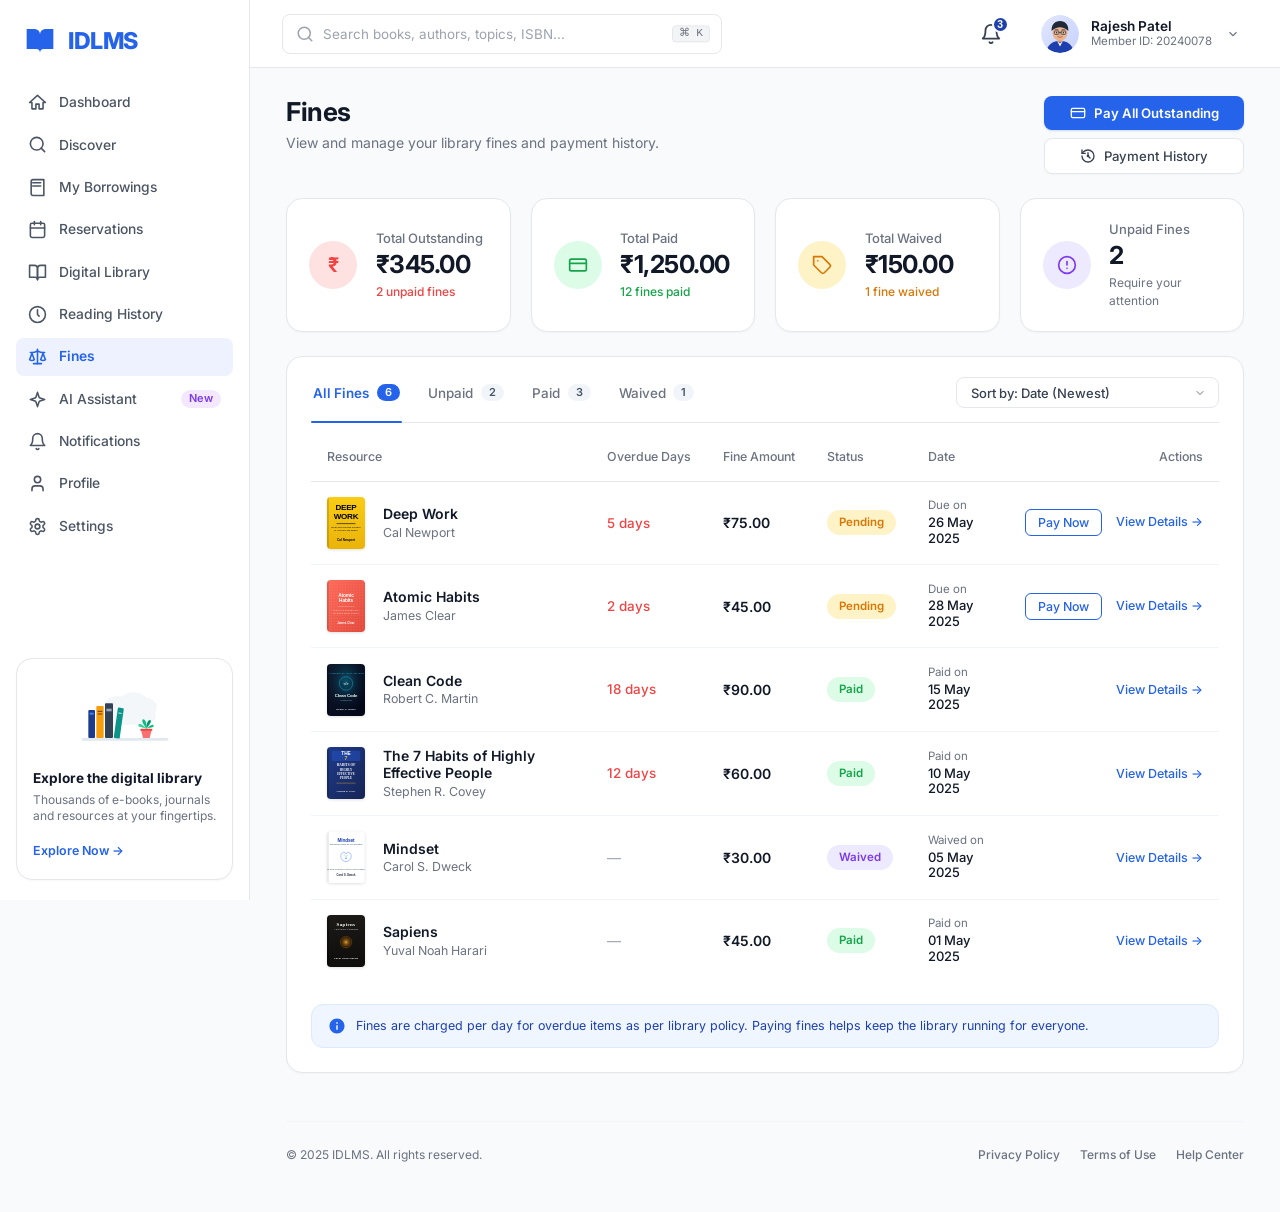
<file: fines.html>
<!DOCTYPE html>
<html lang="en">

<head>
    <meta charset="UTF-8">
    <meta name="viewport" content="width=device-width, initial-scale=1.0">
    <title>IDLMS - Fines</title>
    <link rel="stylesheet" href="css/global.css">
    <link rel="stylesheet" href="css/components.css">
    <link rel="stylesheet" href="css/fines.css">
</head>

<body>
    <div class="app-layout">
        <!-- ==================== SIDEBAR ==================== -->
        <aside class="sidebar">
            <div class="sidebar-top-group">
                <!-- Logo -->
                <div class="sidebar-header">
                    <a href="dashboard.html" class="sidebar-logo">
                        <svg xmlns="http://www.w3.org/2000/svg" viewBox="0 0 24 24" fill="currentColor">
                            <path d="M2 3h6a4 4 0 0 1 4 4v14a3 3 0 0 0-3-3H2z"></path>
                            <path d="M22 3h-6a4 4 0 0 0-4 4v14a3 3 0 0 1 3-3h7z"></path>
                        </svg>
                        IDLMS
                    </a>
                </div>

                <!-- Navigation Links -->
                <nav class="sidebar-nav">
                    <a href="dashboard.html" class="nav-link">
                        <svg xmlns="http://www.w3.org/2000/svg" viewBox="0 0 24 24" fill="none" stroke="currentColor"
                            stroke-width="2" stroke-linecap="round" stroke-linejoin="round">
                            <path d="M10 20v-6h4v6h5v-8h3L12 3 2 12h3v8z"></path>
                        </svg>
                        <span>Dashboard</span>
                    </a>

                    <a href="discover.html" class="nav-link">
                        <svg xmlns="http://www.w3.org/2000/svg" viewBox="0 0 24 24" fill="none" stroke="currentColor"
                            stroke-width="2" stroke-linecap="round" stroke-linejoin="round">
                            <circle cx="11" cy="11" r="8"></circle>
                            <line x1="21" y1="21" x2="16.65" y2="16.65"></line>
                        </svg>
                        <span>Discover</span>
                    </a>

                    <a href="borrowings.html" class="nav-link">
                        <svg xmlns="http://www.w3.org/2000/svg" viewBox="0 0 24 24" fill="none" stroke="currentColor"
                            stroke-width="2" stroke-linecap="round" stroke-linejoin="round">
                            <path d="M4 19.5v-15A2.5 2.5 0 0 1 6.5 2H20v20H6.5a2.5 2.5 0 0 1-2.5-2.5Z"></path>
                            <path d="M6 6h10"></path>
                            <path d="M6 10h10"></path>
                        </svg>
                        <span>My Borrowings</span>
                    </a>

                    <a href="reservations.html" class="nav-link">
                        <svg xmlns="http://www.w3.org/2000/svg" viewBox="0 0 24 24" fill="none" stroke="currentColor"
                            stroke-width="2" stroke-linecap="round" stroke-linejoin="round">
                            <rect width="18" height="18" x="3" y="4" rx="2" ry="2"></rect>
                            <line x1="16" x2="16" y1="2" y2="6"></line>
                            <line x1="8" x2="8" y1="2" y2="6"></line>
                            <line x1="3" x2="21" y1="10" y2="10"></line>
                        </svg>
                        <span>Reservations</span>
                    </a>

                    <a href="digital-library.html" class="nav-link">
                        <svg xmlns="http://www.w3.org/2000/svg" viewBox="0 0 24 24" fill="none" stroke="currentColor"
                            stroke-width="2" stroke-linecap="round" stroke-linejoin="round">
                            <path d="M2 3h6a4 4 0 0 1 4 4v14a3 3 0 0 0-3-3H2z"></path>
                            <path d="M22 3h-6a4 4 0 0 0-4 4v14a3 3 0 0 1 3-3h7z"></path>
                        </svg>
                        <span>Digital Library</span>
                    </a>

                    <a href="reading-history.html" class="nav-link">
                        <svg xmlns="http://www.w3.org/2000/svg" viewBox="0 0 24 24" fill="none" stroke="currentColor"
                            stroke-width="2" stroke-linecap="round" stroke-linejoin="round">
                            <circle cx="12" cy="12" r="10"></circle>
                            <polyline points="12 6 12 12 14 14"></polyline>
                        </svg>
                        <span>Reading History</span>
                    </a>

                    <a href="fines.html" class="nav-link active">
                        <svg xmlns="http://www.w3.org/2000/svg" viewBox="0 0 24 24" fill="none" stroke="currentColor"
                            stroke-width="2" stroke-linecap="round" stroke-linejoin="round">
                            <path d="m16 16 3-8 3 8c-.87.65-1.92 1-3 1s-2.13-.35-3-1Z"></path>
                            <path d="m2 16 3-8 3 8c-.87.65-1.92 1-3 1s-2.13-.35-3-1Z"></path>
                            <path d="M7 21h10"></path>
                            <path d="M12 3v18"></path>
                            <path d="M3 7h2c2 0 5-1 7-2 2 1 5 2 7 2h2"></path>
                        </svg>
                        <span>Fines</span>
                    </a>

                    <a href="#" class="nav-link">
                        <svg xmlns="http://www.w3.org/2000/svg" viewBox="0 0 24 24" fill="none" stroke="currentColor"
                            stroke-width="2" stroke-linecap="round" stroke-linejoin="round">
                            <path
                                d="m12 3-1.9 5.8a2 2 0 0 1-1.3 1.3L3 12l5.8 1.9a2 2 0 0 1 1.3 1.3L12 21l1.9-5.8a2 2 0 0 1 1.3-1.3L21 12l-5.8-1.9a2 2 0 0 1-1.3-1.3Z">
                            </path>
                        </svg>
                        <span>AI Assistant</span>
                        <span class="nav-badge nav-badge-purple">New</span>
                    </a>

                    <a href="#" class="nav-link">
                        <svg xmlns="http://www.w3.org/2000/svg" viewBox="0 0 24 24" fill="none" stroke="currentColor"
                            stroke-width="2" stroke-linecap="round" stroke-linejoin="round">
                            <path d="M6 8a6 6 0 0 1 12 0c0 7 3 9 3 9H3s3-2 3-9"></path>
                            <path d="M10.3 21a1.94 1.94 0 0 0 3.4 0"></path>
                        </svg>
                        <span>Notifications</span>
                        <span class="nav-badge-dot"></span>
                    </a>

                    <a href="#" class="nav-link">
                        <svg xmlns="http://www.w3.org/2000/svg" viewBox="0 0 24 24" fill="none" stroke="currentColor"
                            stroke-width="2" stroke-linecap="round" stroke-linejoin="round">
                            <path d="M19 21v-2a4 4 0 0 0-4-4H9a4 4 0 0 0-4 4v2"></path>
                            <circle cx="12" cy="7" r="4"></circle>
                        </svg>
                        <span>Profile</span>
                    </a>

                    <a href="#" class="nav-link">
                        <svg xmlns="http://www.w3.org/2000/svg" viewBox="0 0 24 24" fill="none" stroke="currentColor"
                            stroke-width="2" stroke-linecap="round" stroke-linejoin="round">
                            <path
                                d="M12.22 2h-.44a2 2 0 0 0-2 2v.18a2 2 0 0 1-1 1.73l-.43.25a2 2 0 0 1-2 0l-.15-.08a2 2 0 0 0-2.73.73l-.22.38a2 2 0 0 0 .73 2.73l.15.1a2 2 0 0 1 1 1.72v.51a2 2 0 0 1-1 1.74l-.15.09a2 2 0 0 0-.73 2.73l.22.38a2 2 0 0 0 2.73.73l.15-.08a2 2 0 0 1 2 0l.43.25a2 2 0 0 1 1 1.73V20a2 2 0 0 0 2 2h.44a2 2 0 0 0 2-2v-.18a2 2 0 0 1 1-1.73l.43-.25a2 2 0 0 1 2 0l.15.08a2 2 0 0 0 2.73-.73l.22-.39a2 2 0 0 0-.73-2.73l-.15-.08a2 2 0 0 1-1-1.74v-.5a2 2 0 0 1 1-1.74l.15-.09a2 2 0 0 0 .73-2.73l-.22-.38a2 2 0 0 0-2.73-.73l-.15.08a2 2 0 0 1-2 0l-.43-.25a2 2 0 0 1-1-1.73V4a2 2 0 0 0-2-2z">
                            </path>
                            <circle cx="12" cy="12" r="3"></circle>
                        </svg>
                        <span>Settings</span>
                    </a>
                </nav>
            </div>

            <!-- Bottom Promo Card -->
            <div class="sidebar-promo">
                <div class="sidebar-promo-img-wrap">
                    <img src="assets/images/digital-lib-promo.svg" alt="Explore the digital library">
                </div>
                <h4>Explore the digital library</h4>
                <p>Thousands of e-books, journals and resources at your fingertips.</p>
                <a href="digital-library.html">Explore Now &rarr;</a>
            </div>
        </aside>

        <!-- ==================== MAIN CONTENT WRAPPER ==================== -->
        <div class="main-wrapper">
            <!-- Global Top Header -->
            <header class="top-header">
                <!-- Search Form -->
                <form class="header-search" id="headerSearchForm" action="search-results.html" method="GET">
                    <svg class="header-search-icon" xmlns="http://www.w3.org/2000/svg" viewBox="0 0 24 24" fill="none"
                        stroke="currentColor" stroke-width="2" stroke-linecap="round" stroke-linejoin="round">
                        <circle cx="11" cy="11" r="8"></circle>
                        <line x1="21" y1="21" x2="16.65" y2="16.65"></line>
                    </svg>
                    <input type="text" name="q" class="header-search-input" id="globalSearchInput"
                        placeholder="Search books, authors, topics, ISBN...">
                    <div class="search-shortcut" title="Keyboard Shortcut">
                        <kbd class="search-shortcut-kbd">&#8984; K</kbd>
                    </div>
                </form>

                <!-- Header Right Actions -->
                <div class="header-right">
                    <!-- Notifications -->
                    <div class="dropdown-container">
                        <button type="button" class="header-notification-btn" id="notifBtn" title="Notifications">
                            <svg xmlns="http://www.w3.org/2000/svg" viewBox="0 0 24 24" fill="none"
                                stroke="currentColor" stroke-width="2" stroke-linecap="round" stroke-linejoin="round">
                                <path d="M6 8a6 6 0 0 1 12 0c0 7 3 9 3 9H3s3-2 3-9"></path>
                                <path d="M10.3 21a1.94 1.94 0 0 0 3.4 0"></path>
                            </svg>
                            <span class="notification-count-badge">3</span>
                        </button>
                        <div class="popover-menu" id="notifMenu" style="width: 280px;">
                            <div
                                style="padding: 0.5rem 1rem; font-weight: 700; font-size: 0.85rem; border-bottom: 1px solid #E5E7EB;">
                                Notifications (3)
                            </div>
                            <div class="popover-item"
                                style="flex-direction: column; align-items: flex-start; gap: 2px;">
                                <span style="font-weight: 600; color: #111827;">Book Due in 2 days</span>
                                <span style="font-size: 0.72rem; color: #6B7280;">Deep Work is due on 26 May 2025</span>
                            </div>
                            <div class="popover-item"
                                style="flex-direction: column; align-items: flex-start; gap: 2px;">
                                <span style="font-weight: 600; color: #111827;">Reservation Available</span>
                                <span style="font-size: 0.72rem; color: #6B7280;">Thinking, Fast and Slow is ready for
                                    pickup</span>
                            </div>
                            <div class="popover-item"
                                style="flex-direction: column; align-items: flex-start; gap: 2px;">
                                <span style="font-weight: 600; color: #DC2626;">Fine Reminder</span>
                                <span style="font-size: 0.72rem; color: #6B7280;">Outstanding library balance:
                                    ₹345.00</span>
                            </div>
                        </div>
                    </div>

                    <!-- User Profile -->
                    <div class="dropdown-container">
                        <div class="user-profile-widget" id="profileWidget">
                            <img src="assets/images/avatar.svg" alt="Rajesh Patel" class="user-avatar-img">
                            <div class="user-meta">
                                <span class="user-name">Rajesh Patel</span>
                                <span class="user-member-id">Member ID: 20240078</span>
                            </div>
                            <svg class="profile-chevron-icon" xmlns="http://www.w3.org/2000/svg" viewBox="0 0 24 24"
                                fill="none" stroke="currentColor" stroke-width="2">
                                <polyline points="6 9 12 15 18 9"></polyline>
                            </svg>
                        </div>
                        <div class="popover-menu" id="profileMenu">
                            <a href="#" class="popover-item">
                                <svg xmlns="http://www.w3.org/2000/svg" viewBox="0 0 24 24" fill="none"
                                    stroke="currentColor" stroke-width="2">
                                    <path d="M19 21v-2a4 4 0 0 0-4-4H9a4 4 0 0 0-4 4v2"></path>
                                    <circle cx="12" cy="7" r="4"></circle>
                                </svg>
                                <span>My Profile</span>
                            </a>
                            <a href="borrowings.html" class="popover-item">
                                <svg xmlns="http://www.w3.org/2000/svg" viewBox="0 0 24 24" fill="none"
                                    stroke="currentColor" stroke-width="2">
                                    <path d="M4 19.5v-15A2.5 2.5 0 0 1 6.5 2H20v20H6.5a2.5 2.5 0 0 1-2.5-2.5Z"></path>
                                </svg>
                                <span>My Borrowings</span>
                            </a>
                            <a href="reservations.html" class="popover-item">
                                <svg xmlns="http://www.w3.org/2000/svg" viewBox="0 0 24 24" fill="none"
                                    stroke="currentColor" stroke-width="2">
                                    <rect width="18" height="18" x="3" y="4" rx="2" ry="2"></rect>
                                    <line x1="16" x2="16" y1="2" y2="6"></line>
                                    <line x1="8" x2="8" y1="2" y2="6"></line>
                                    <line x1="3" x2="21" y1="10" y2="10"></line>
                                </svg>
                                <span>My Reservations</span>
                            </a>
                            <div class="popover-divider"></div>
                            <a href="index.html" class="popover-item" style="color: #DC2626;">
                                <svg xmlns="http://www.w3.org/2000/svg" viewBox="0 0 24 24" fill="none"
                                    stroke="currentColor" stroke-width="2" style="color: #DC2626;">
                                    <path d="M9 21H5a2 2 0 0 1-2-2V5a2 2 0 0 1 2-2h4"></path>
                                    <polyline points="16 17 21 12 16 7"></polyline>
                                    <line x1="21" y1="12" x2="9" y2="12"></line>
                                </svg>
                                <span>Sign Out</span>
                            </a>
                        </div>
                    </div>
                </div>
            </header>

            <!-- Main Fines Page Content -->
            <main class="fines-main">
                <!-- Page Header with Title and Right Action Buttons -->
                <div class="fines-header-section">
                    <div class="fines-title-group">
                        <h1 class="fines-page-title">Fines</h1>
                        <p class="fines-page-subtitle">View and manage your library fines and payment history.</p>
                    </div>

                    <div class="fines-header-actions">
                        <button type="button" class="btn-pay-all" id="btnPayAll">
                            <svg xmlns="http://www.w3.org/2000/svg" width="16" height="16" viewBox="0 0 24 24"
                                fill="none" stroke="currentColor" stroke-width="2" stroke-linecap="round"
                                stroke-linejoin="round">
                                <rect width="20" height="14" x="2" y="5" rx="2"></rect>
                                <line x1="2" x2="22" y1="10" y2="10"></line>
                            </svg>
                            <span>Pay All Outstanding</span>
                        </button>
                        <button type="button" class="btn-payment-history" id="btnPaymentHistory">
                            <svg xmlns="http://www.w3.org/2000/svg" width="16" height="16" viewBox="0 0 24 24"
                                fill="none" stroke="currentColor" stroke-width="2" stroke-linecap="round"
                                stroke-linejoin="round">
                                <path d="M3 12a9 9 0 1 0 9-9 9.75 9.75 0 0 0-6.74 2.74L3 8"></path>
                                <path d="M3 3v5h5"></path>
                                <circle cx="12" cy="12" r="1"></circle>
                                <polyline points="12 7 12 12 15 15"></polyline>
                            </svg>
                            <span>Payment History</span>
                        </button>
                    </div>
                </div>

                <!-- Top 4 KPI Metrics Grid -->
                <div class="fines-kpi-grid">
                    <!-- Metric 1: Total Outstanding -->
                    <div class="fines-kpi-card">
                        <div class="fines-kpi-icon fines-icon-red">
                            <span class="fines-icon-rupee">&#8377;</span>
                        </div>
                        <div class="fines-kpi-content">
                            <span class="fines-kpi-label">Total Outstanding</span>
                            <span class="fines-kpi-value" id="kpiOutstanding">&#8377;345.00</span>
                            <span class="fines-kpi-subtext subtext-red" id="kpiUnpaidSubtext">2 unpaid fines</span>
                        </div>
                    </div>

                    <!-- Metric 2: Total Paid -->
                    <div class="fines-kpi-card">
                        <div class="fines-kpi-icon fines-icon-green">
                            <svg xmlns="http://www.w3.org/2000/svg" viewBox="0 0 24 24" fill="none"
                                stroke="currentColor" stroke-width="2" stroke-linecap="round" stroke-linejoin="round">
                                <rect width="20" height="14" x="2" y="5" rx="2"></rect>
                                <line x1="2" x2="22" y1="10" y2="10"></line>
                            </svg>
                        </div>
                        <div class="fines-kpi-content">
                            <span class="fines-kpi-label">Total Paid</span>
                            <span class="fines-kpi-value" id="kpiPaid">&#8377;1,250.00</span>
                            <span class="fines-kpi-subtext subtext-green" id="kpiPaidSubtext">12 fines paid</span>
                        </div>
                    </div>

                    <!-- Metric 3: Total Waived -->
                    <div class="fines-kpi-card">
                        <div class="fines-kpi-icon fines-icon-amber">
                            <svg xmlns="http://www.w3.org/2000/svg" viewBox="0 0 24 24" fill="none"
                                stroke="currentColor" stroke-width="2" stroke-linecap="round" stroke-linejoin="round">
                                <path
                                    d="M12 2H2v10l9.29 9.29c.94.94 2.48.94 3.42 0l6.58-6.58c.94-.94.94-2.48 0-3.42L12 2Z">
                                </path>
                                <path d="M7 7h.01"></path>
                            </svg>
                        </div>
                        <div class="fines-kpi-content">
                            <span class="fines-kpi-label">Total Waived</span>
                            <span class="fines-kpi-value" id="kpiWaived">&#8377;150.00</span>
                            <span class="fines-kpi-subtext subtext-amber" id="kpiWaivedSubtext">1 fine waived</span>
                        </div>
                    </div>

                    <!-- Metric 4: Unpaid Fines -->
                    <div class="fines-kpi-card">
                        <div class="fines-kpi-icon fines-icon-purple">
                            <svg xmlns="http://www.w3.org/2000/svg" viewBox="0 0 24 24" fill="none"
                                stroke="currentColor" stroke-width="2" stroke-linecap="round" stroke-linejoin="round">
                                <circle cx="12" cy="12" r="10"></circle>
                                <line x1="12" x2="12" y1="8" y2="12"></line>
                                <line x1="12" x2="12.01" y1="16" y2="16"></line>
                            </svg>
                        </div>
                        <div class="fines-kpi-content">
                            <span class="fines-kpi-label">Unpaid Fines</span>
                            <span class="fines-kpi-value" id="kpiUnpaidCount">2</span>
                            <span class="fines-kpi-subtext subtext-muted">Require your attention</span>
                        </div>
                    </div>
                </div>

                <!-- Main White Card: Fines Table -->
                <div class="fines-table-card">
                    <!-- Controls Bar: Filter Tabs & Sort Dropdown -->
                    <div class="fines-controls-row">
                        <div class="fines-tabs-group" id="finesTabsGroup">
                            <button type="button" class="fines-tab-btn active" data-tab="all">
                                <span>All Fines</span>
                                <span class="fines-tab-pill active" id="tabCountAll">6</span>
                            </button>

                            <button type="button" class="fines-tab-btn" data-tab="unpaid">
                                <span>Unpaid</span>
                                <span class="fines-tab-pill" id="tabCountUnpaid">2</span>
                            </button>

                            <button type="button" class="fines-tab-btn" data-tab="paid">
                                <span>Paid</span>
                                <span class="fines-tab-pill" id="tabCountPaid">3</span>
                            </button>

                            <button type="button" class="fines-tab-btn" data-tab="waived">
                                <span>Waived</span>
                                <span class="fines-tab-pill" id="tabCountWaived">1</span>
                            </button>
                        </div>

                        <div class="fines-sort-wrap">
                            <select class="fines-sort-select" id="finesSortSelect">
                                <option value="newest">Sort by: Date (Newest)</option>
                                <option value="oldest">Sort by: Date (Oldest)</option>
                                <option value="amount-high">Sort by: Fine Amount (High to Low)</option>
                                <option value="amount-low">Sort by: Fine Amount (Low to High)</option>
                            </select>
                        </div>
                    </div>

                    <!-- Fines Table -->
                    <div class="fines-table-wrapper">
                        <table class="fines-table" id="finesTable">
                            <thead>
                                <tr>
                                    <th>Resource</th>
                                    <th>Overdue Days</th>
                                    <th>Fine Amount</th>
                                    <th>Status</th>
                                    <th>Date</th>
                                    <th>Actions</th>
                                </tr>
                            </thead>
                            <tbody id="finesTableBody">
                                <!-- Row 1: Deep Work -->
                                <tr data-id="deep-work" data-status="unpaid" data-amount="75" data-date="2025-05-26">
                                    <td>
                                        <div class="resource-cell-wrap">
                                            <a href="book-details.html?id=deep-work&from=fines">
                                                <img src="assets/images/covers/deep-work.svg" alt="Deep Work"
                                                    class="resource-cover-thumb">
                                            </a>
                                            <div class="resource-text-meta">
                                                <a href="book-details.html?id=deep-work&from=fines"
                                                    class="resource-title-link">Deep Work</a>
                                                <span class="resource-author-text">Cal Newport</span>
                                            </div>
                                        </div>
                                    </td>
                                    <td>
                                        <span class="overdue-days-red">5 days</span>
                                    </td>
                                    <td>
                                        <span class="fine-amount-val">&#8377;75.00</span>
                                    </td>
                                    <td>
                                        <span class="fines-status-badge badge-pending">Pending</span>
                                    </td>
                                    <td>
                                        <div class="date-stack-cell">
                                            <span class="date-action-label">Due on</span>
                                            <span class="date-action-val">26 May 2025</span>
                                        </div>
                                    </td>
                                    <td>
                                        <div class="actions-cell-wrap">
                                            <button type="button" class="btn-row-pay" data-book="deep-work"
                                                data-title="Deep Work" data-fine="75.00">Pay Now</button>
                                            <a href="book-details.html?id=deep-work&from=fines"
                                                class="link-row-details">View Details &rarr;</a>
                                        </div>
                                    </td>
                                </tr>

                                <!-- Row 2: Atomic Habits -->
                                <tr data-id="atomic-habits" data-status="unpaid" data-amount="45"
                                    data-date="2025-05-28">
                                    <td>
                                        <div class="resource-cell-wrap">
                                            <a href="book-details.html?id=atomic-habits&from=fines">
                                                <img src="assets/images/covers/atomic-habits.svg" alt="Atomic Habits"
                                                    class="resource-cover-thumb">
                                            </a>
                                            <div class="resource-text-meta">
                                                <a href="book-details.html?id=atomic-habits&from=fines"
                                                    class="resource-title-link">Atomic Habits</a>
                                                <span class="resource-author-text">James Clear</span>
                                            </div>
                                        </div>
                                    </td>
                                    <td>
                                        <span class="overdue-days-red">2 days</span>
                                    </td>
                                    <td>
                                        <span class="fine-amount-val">&#8377;45.00</span>
                                    </td>
                                    <td>
                                        <span class="fines-status-badge badge-pending">Pending</span>
                                    </td>
                                    <td>
                                        <div class="date-stack-cell">
                                            <span class="date-action-label">Due on</span>
                                            <span class="date-action-val">28 May 2025</span>
                                        </div>
                                    </td>
                                    <td>
                                        <div class="actions-cell-wrap">
                                            <button type="button" class="btn-row-pay" data-book="atomic-habits"
                                                data-title="Atomic Habits" data-fine="45.00">Pay Now</button>
                                            <a href="book-details.html?id=atomic-habits&from=fines"
                                                class="link-row-details">View Details &rarr;</a>
                                        </div>
                                    </td>
                                </tr>

                                <!-- Row 3: Clean Code -->
                                <tr data-id="clean-code" data-status="paid" data-amount="90" data-date="2025-05-15">
                                    <td>
                                        <div class="resource-cell-wrap">
                                            <a href="book-details.html?id=clean-code&from=fines">
                                                <img src="assets/images/covers/clean-code.svg" alt="Clean Code"
                                                    class="resource-cover-thumb">
                                            </a>
                                            <div class="resource-text-meta">
                                                <a href="book-details.html?id=clean-code&from=fines"
                                                    class="resource-title-link">Clean Code</a>
                                                <span class="resource-author-text">Robert C. Martin</span>
                                            </div>
                                        </div>
                                    </td>
                                    <td>
                                        <span class="overdue-days-red">18 days</span>
                                    </td>
                                    <td>
                                        <span class="fine-amount-val">&#8377;90.00</span>
                                    </td>
                                    <td>
                                        <span class="fines-status-badge badge-paid">Paid</span>
                                    </td>
                                    <td>
                                        <div class="date-stack-cell">
                                            <span class="date-action-label">Paid on</span>
                                            <span class="date-action-val">15 May 2025</span>
                                        </div>
                                    </td>
                                    <td>
                                        <div class="actions-cell-wrap">
                                            <a href="book-details.html?id=clean-code&from=fines"
                                                class="link-row-details">View Details &rarr;</a>
                                        </div>
                                    </td>
                                </tr>

                                <!-- Row 4: The 7 Habits of Highly Effective People -->
                                <tr data-id="seven-habits" data-status="paid" data-amount="60" data-date="2025-05-10">
                                    <td>
                                        <div class="resource-cell-wrap">
                                            <a href="book-details.html?id=seven-habits&from=fines">
                                                <img src="assets/images/covers/seven-habits.svg"
                                                    alt="The 7 Habits of Highly Effective People"
                                                    class="resource-cover-thumb">
                                            </a>
                                            <div class="resource-text-meta">
                                                <a href="book-details.html?id=seven-habits&from=fines"
                                                    class="resource-title-link">The 7 Habits of Highly Effective
                                                    People</a>
                                                <span class="resource-author-text">Stephen R. Covey</span>
                                            </div>
                                        </div>
                                    </td>
                                    <td>
                                        <span class="overdue-days-red">12 days</span>
                                    </td>
                                    <td>
                                        <span class="fine-amount-val">&#8377;60.00</span>
                                    </td>
                                    <td>
                                        <span class="fines-status-badge badge-paid">Paid</span>
                                    </td>
                                    <td>
                                        <div class="date-stack-cell">
                                            <span class="date-action-label">Paid on</span>
                                            <span class="date-action-val">10 May 2025</span>
                                        </div>
                                    </td>
                                    <td>
                                        <div class="actions-cell-wrap">
                                            <a href="book-details.html?id=seven-habits&from=fines"
                                                class="link-row-details">View Details &rarr;</a>
                                        </div>
                                    </td>
                                </tr>

                                <!-- Row 5: Mindset -->
                                <tr data-id="mindset" data-status="waived" data-amount="30" data-date="2025-05-05">
                                    <td>
                                        <div class="resource-cell-wrap">
                                            <a href="book-details.html?id=mindset&from=fines">
                                                <img src="assets/images/covers/mindset.svg" alt="Mindset"
                                                    class="resource-cover-thumb">
                                            </a>
                                            <div class="resource-text-meta">
                                                <a href="book-details.html?id=mindset&from=fines"
                                                    class="resource-title-link">Mindset</a>
                                                <span class="resource-author-text">Carol S. Dweck</span>
                                            </div>
                                        </div>
                                    </td>
                                    <td>
                                        <span class="overdue-dash">&mdash;</span>
                                    </td>
                                    <td>
                                        <span class="fine-amount-val">&#8377;30.00</span>
                                    </td>
                                    <td>
                                        <span class="fines-status-badge badge-waived">Waived</span>
                                    </td>
                                    <td>
                                        <div class="date-stack-cell">
                                            <span class="date-action-label">Waived on</span>
                                            <span class="date-action-val">05 May 2025</span>
                                        </div>
                                    </td>
                                    <td>
                                        <div class="actions-cell-wrap">
                                            <a href="book-details.html?id=mindset&from=fines"
                                                class="link-row-details">View Details &rarr;</a>
                                        </div>
                                    </td>
                                </tr>

                                <!-- Row 6: Sapiens -->
                                <tr data-id="sapiens" data-status="paid" data-amount="45" data-date="2025-05-01">
                                    <td>
                                        <div class="resource-cell-wrap">
                                            <a href="book-details.html?id=sapiens&from=fines">
                                                <img src="assets/images/covers/sapiens.svg" alt="Sapiens"
                                                    class="resource-cover-thumb">
                                            </a>
                                            <div class="resource-text-meta">
                                                <a href="book-details.html?id=sapiens&from=fines"
                                                    class="resource-title-link">Sapiens</a>
                                                <span class="resource-author-text">Yuval Noah Harari</span>
                                            </div>
                                        </div>
                                    </td>
                                    <td>
                                        <span class="overdue-dash">&mdash;</span>
                                    </td>
                                    <td>
                                        <span class="fine-amount-val">&#8377;45.00</span>
                                    </td>
                                    <td>
                                        <span class="fines-status-badge badge-paid">Paid</span>
                                    </td>
                                    <td>
                                        <div class="date-stack-cell">
                                            <span class="date-action-label">Paid on</span>
                                            <span class="date-action-val">01 May 2025</span>
                                        </div>
                                    </td>
                                    <td>
                                        <div class="actions-cell-wrap">
                                            <a href="book-details.html?id=sapiens&from=fines"
                                                class="link-row-details">View Details &rarr;</a>
                                        </div>
                                    </td>
                                </tr>
                            </tbody>
                        </table>
                    </div>

                    <!-- Bottom Information Banner -->
                    <div class="fines-info-banner">
                        <svg class="fines-info-icon" xmlns="http://www.w3.org/2000/svg" viewBox="0 0 24 24"
                            fill="currentColor">
                            <path fill-rule="evenodd"
                                d="M12 2C6.48 2 2 6.48 2 12s4.48 10 10 10 10-4.48 10-10S17.52 2 12 2zm1 15h-2v-6h2v6zm0-8h-2V7h2v2z"
                                clip-rule="evenodd" />
                        </svg>
                        <span class="fines-info-text">Fines are charged per day for overdue items as per library policy.
                            Paying fines helps keep the library running for everyone.</span>
                    </div>
                </div>

                <!-- Footer -->
                <footer class="app-footer">
                    <div>&copy; 2025 IDLMS. All rights reserved.</div>
                    <div class="footer-nav-links">
                        <a href="#">Privacy Policy</a>
                        <a href="#">Terms of Use</a>
                        <a href="#">Help Center</a>
                    </div>
                </footer>
            </main>
        </div>
    </div>

    <!-- Payment Modal -->
    <div class="modal-overlay" id="paymentModal">
        <div class="fines-modal-card">
            <div class="fines-modal-header">
                <h3 class="fines-modal-title" id="paymentModalTitle">Pay Outstanding Fines</h3>
                <button type="button" class="fines-modal-close" id="closePaymentModal">&times;</button>
            </div>
            <div class="fines-modal-body">
                <div class="payment-summary-box">
                    <div class="summary-line-item" id="summaryBookRow">
                        <span id="summaryBookTitle">Total Overdue Fines</span>
                        <span id="summaryBookAmount">&#8377;345.00</span>
                    </div>
                    <div class="summary-line-item">
                        <span>Library Convenience Fee</span>
                        <span>&#8377;0.00</span>
                    </div>
                    <div class="summary-total-item">
                        <span>Total Payable</span>
                        <span id="summaryTotalAmount">&#8377;345.00</span>
                    </div>
                </div>

                <div class="payment-methods-title">Select Payment Mode</div>
                <div class="payment-options-group">
                    <label class="payment-option-label">
                        <input type="radio" name="payMethod" value="upi" checked>
                        <span>UPI (Google Pay, PhonePe, Paytm)</span>
                    </label>
                    <label class="payment-option-label">
                        <input type="radio" name="payMethod" value="card">
                        <span>Credit / Debit Card (Visa, Mastercard, RuPay)</span>
                    </label>
                    <label class="payment-option-label">
                        <input type="radio" name="payMethod" value="netbanking">
                        <span>Net Banking (SBI, HDFC, ICICI, Axis)</span>
                    </label>
                </div>
            </div>
            <div class="fines-modal-footer">
                <button type="button" class="btn-modal-cancel" id="cancelPaymentBtn">Cancel</button>
                <button type="button" class="btn-modal-pay" id="confirmPaymentBtn">Proceed to Pay</button>
            </div>
        </div>
    </div>

    <!-- Payment History Modal -->
    <div class="modal-overlay" id="historyModal">
        <div class="fines-modal-card" style="max-width: 600px;">
            <div class="fines-modal-header">
                <h3 class="fines-modal-title">Payment History Receipts</h3>
                <button type="button" class="fines-modal-close" id="closeHistoryModal">&times;</button>
            </div>
            <div class="fines-modal-body" style="gap: 1rem; max-height: 450px; overflow-y: auto;">
                <div
                    style="border: 1px solid var(--border-color); border-radius: 8px; padding: 1rem; display: flex; justify-content: space-between; align-items: center;">
                    <div>
                        <div style="font-weight: 600; font-size: 0.88rem; color: #111827;">Clean Code (Overdue 18 days)
                        </div>
                        <div style="font-size: 0.75rem; color: #6B7280; margin-top: 2px;">Receipt #RCP-2025-0515 &bull;
                            15 May 2025, 03:45 PM</div>
                        <div style="font-size: 0.75rem; color: #16A34A; font-weight: 500; margin-top: 2px;">Paid via UPI
                            (Ref: 412894102941)</div>
                    </div>
                    <div style="text-align: right;">
                        <div style="font-weight: 700; font-size: 0.95rem; color: #111827;">&#8377;90.00</div>
                        <button type="button" class="btn-row-pay" style="margin-top: 0.4rem; padding: 0.2rem 0.5rem;"
                            onclick="showToast('Downloading Receipt RCP-2025-0515 (PDF)...', 'info')">Download</button>
                    </div>
                </div>

                <div
                    style="border: 1px solid var(--border-color); border-radius: 8px; padding: 1rem; display: flex; justify-content: space-between; align-items: center;">
                    <div>
                        <div style="font-weight: 600; font-size: 0.88rem; color: #111827;">The 7 Habits of Highly
                            Effective People</div>
                        <div style="font-size: 0.75rem; color: #6B7280; margin-top: 2px;">Receipt #RCP-2025-0510 &bull;
                            10 May 2025, 11:20 AM</div>
                        <div style="font-size: 0.75rem; color: #16A34A; font-weight: 500; margin-top: 2px;">Paid via Net
                            Banking</div>
                    </div>
                    <div style="text-align: right;">
                        <div style="font-weight: 700; font-size: 0.95rem; color: #111827;">&#8377;60.00</div>
                        <button type="button" class="btn-row-pay" style="margin-top: 0.4rem; padding: 0.2rem 0.5rem;"
                            onclick="showToast('Downloading Receipt RCP-2025-0510 (PDF)...', 'info')">Download</button>
                    </div>
                </div>

                <div
                    style="border: 1px solid var(--border-color); border-radius: 8px; padding: 1rem; display: flex; justify-content: space-between; align-items: center;">
                    <div>
                        <div style="font-weight: 600; font-size: 0.88rem; color: #111827;">Sapiens: A Brief History of
                            Humankind</div>
                        <div style="font-size: 0.75rem; color: #6B7280; margin-top: 2px;">Receipt #RCP-2025-0501 &bull;
                            01 May 2025, 05:12 PM</div>
                        <div style="font-size: 0.75rem; color: #16A34A; font-weight: 500; margin-top: 2px;">Paid via
                            Debit Card</div>
                    </div>
                    <div style="text-align: right;">
                        <div style="font-weight: 700; font-size: 0.95rem; color: #111827;">&#8377;45.00</div>
                        <button type="button" class="btn-row-pay" style="margin-top: 0.4rem; padding: 0.2rem 0.5rem;"
                            onclick="showToast('Downloading Receipt RCP-2025-0501 (PDF)...', 'info')">Download</button>
                    </div>
                </div>
            </div>
            <div class="fines-modal-footer">
                <button type="button" class="btn-modal-cancel" id="closeHistoryBtn">Close</button>
            </div>
        </div>
    </div>

    <!-- Toast Notification Container -->
    <div class="toast-container" id="toastContainer"></div>

    <script src="js/data.js"></script>
    <script src="js/app.js"></script>
    <script>
        // Dedicated interactive script for Fines page
        document.addEventListener('DOMContentLoaded', () => {
            const tabs = document.querySelectorAll('.fines-tab-btn');
            const tableRows = document.querySelectorAll('#finesTableBody tr');
            const sortSelect = document.getElementById('finesSortSelect');
            const tableBody = document.getElementById('finesTableBody');

            // Tab Filtering
            tabs.forEach(tab => {
                tab.addEventListener('click', () => {
                    tabs.forEach(t => {
                        t.classList.remove('active');
                        t.querySelector('.fines-tab-pill')?.classList.remove('active');
                    });
                    tab.classList.add('active');
                    tab.querySelector('.fines-tab-pill')?.classList.add('active');

                    const tabType = tab.getAttribute('data-tab');
                    tableRows.forEach(row => {
                        const status = row.getAttribute('data-status');
                        if (tabType === 'all' || status === tabType) {
                            row.style.display = '';
                        } else {
                            row.style.display = 'none';
                        }
                    });
                });
            });

            // Sorting
            sortSelect?.addEventListener('change', () => {
                const val = sortSelect.value;
                const rowsArray = Array.from(tableRows);

                rowsArray.sort((a, b) => {
                    if (val === 'newest') {
                        return new Date(b.getAttribute('data-date')) - new Date(a.getAttribute('data-date'));
                    } else if (val === 'oldest') {
                        return new Date(a.getAttribute('data-date')) - new Date(b.getAttribute('data-date'));
                    } else if (val === 'amount-high') {
                        return parseFloat(b.getAttribute('data-amount')) - parseFloat(a.getAttribute('data-amount'));
                    } else if (val === 'amount-low') {
                        return parseFloat(a.getAttribute('data-amount')) - parseFloat(b.getAttribute('data-amount'));
                    }
                    return 0;
                });

                rowsArray.forEach(row => tableBody.appendChild(row));
            });

            // Payment Modals Logic
            const paymentModal = document.getElementById('paymentModal');
            const closePaymentModal = document.getElementById('closePaymentModal');
            const cancelPaymentBtn = document.getElementById('cancelPaymentBtn');
            const confirmPaymentBtn = document.getElementById('confirmPaymentBtn');
            const btnPayAll = document.getElementById('btnPayAll');
            const historyModal = document.getElementById('historyModal');
            const btnPaymentHistory = document.getElementById('btnPaymentHistory');
            const closeHistoryModal = document.getElementById('closeHistoryModal');
            const closeHistoryBtn = document.getElementById('closeHistoryBtn');

            let currentPayingBookId = null;

            function openPayment(title, amount, bookId = null) {
                currentPayingBookId = bookId;
                document.getElementById('summaryBookTitle').textContent = title;
                document.getElementById('summaryBookAmount').innerHTML = `&#8377;${amount}`;
                document.getElementById('summaryTotalAmount').innerHTML = `&#8377;${amount}`;
                document.getElementById('paymentModalTitle').textContent = bookId ? `Pay Fine: ${title}` : 'Pay Outstanding Fines';
                paymentModal.classList.add('active');
            }

            function closePayment() {
                paymentModal.classList.remove('active');
                currentPayingBookId = null;
            }

            btnPayAll?.addEventListener('click', () => {
                openPayment('All Outstanding Fines (2 Items)', '345.00', null);
            });

            document.querySelectorAll('.btn-row-pay').forEach(btn => {
                btn.addEventListener('click', (e) => {
                    e.stopPropagation();
                    const bookId = btn.getAttribute('data-book');
                    const title = btn.getAttribute('data-title');
                    const fine = btn.getAttribute('data-fine');
                    openPayment(title, fine, bookId);
                });
            });

            closePaymentModal?.addEventListener('click', closePayment);
            cancelPaymentBtn?.addEventListener('click', closePayment);
            paymentModal?.addEventListener('click', (e) => {
                if (e.target === paymentModal) closePayment();
            });

            // Confirm payment simulation
            confirmPaymentBtn?.addEventListener('click', () => {
                closePayment();
                if (currentPayingBookId) {
                    // Paid single book
                    const row = document.querySelector(`tr[data-id="${currentPayingBookId}"]`);
                    if (row) {
                        row.setAttribute('data-status', 'paid');
                        const statusBadge = row.querySelector('.fines-status-badge');
                        if (statusBadge) {
                            statusBadge.className = 'fines-status-badge badge-paid';
                            statusBadge.textContent = 'Paid';
                        }
                        const payBtn = row.querySelector('.btn-row-pay');
                        if (payBtn) payBtn.remove();
                    }
                    showToast('Payment successful! Fine has been cleared.', 'success');
                } else {
                    // Paid all
                    document.querySelectorAll('tr[data-status="unpaid"]').forEach(row => {
                        row.setAttribute('data-status', 'paid');
                        const statusBadge = row.querySelector('.fines-status-badge');
                        if (statusBadge) {
                            statusBadge.className = 'fines-status-badge badge-paid';
                            statusBadge.textContent = 'Paid';
                        }
                        const payBtn = row.querySelector('.btn-row-pay');
                        if (payBtn) payBtn.remove();
                    });

                    // Update KPIs
                    document.getElementById('kpiOutstanding').innerHTML = '&#8377;0.00';
                    document.getElementById('kpiUnpaidSubtext').textContent = '0 unpaid fines';
                    document.getElementById('kpiUnpaidSubtext').className = 'fines-kpi-subtext subtext-muted';
                    document.getElementById('kpiUnpaidCount').textContent = '0';
                    document.getElementById('kpiPaid').innerHTML = '&#8377;1,595.00';
                    document.getElementById('kpiPaidSubtext').textContent = '14 fines paid';

                    // Update Tab pills
                    document.getElementById('tabCountUnpaid').textContent = '0';
                    document.getElementById('tabCountPaid').textContent = '5';

                    showToast('All outstanding fines (₹345.00) paid successfully! Account is in good standing.', 'success');
                }
            });

            // Payment History modal
            btnPaymentHistory?.addEventListener('click', () => {
                historyModal.classList.add('active');
            });
            closeHistoryModal?.addEventListener('click', () => historyModal.classList.remove('active'));
            closeHistoryBtn?.addEventListener('click', () => historyModal.classList.remove('active'));
            historyModal?.addEventListener('click', (e) => {
                if (e.target === historyModal) historyModal.classList.remove('active');
            });
        });
    </script>
</body>

</html>
</file>
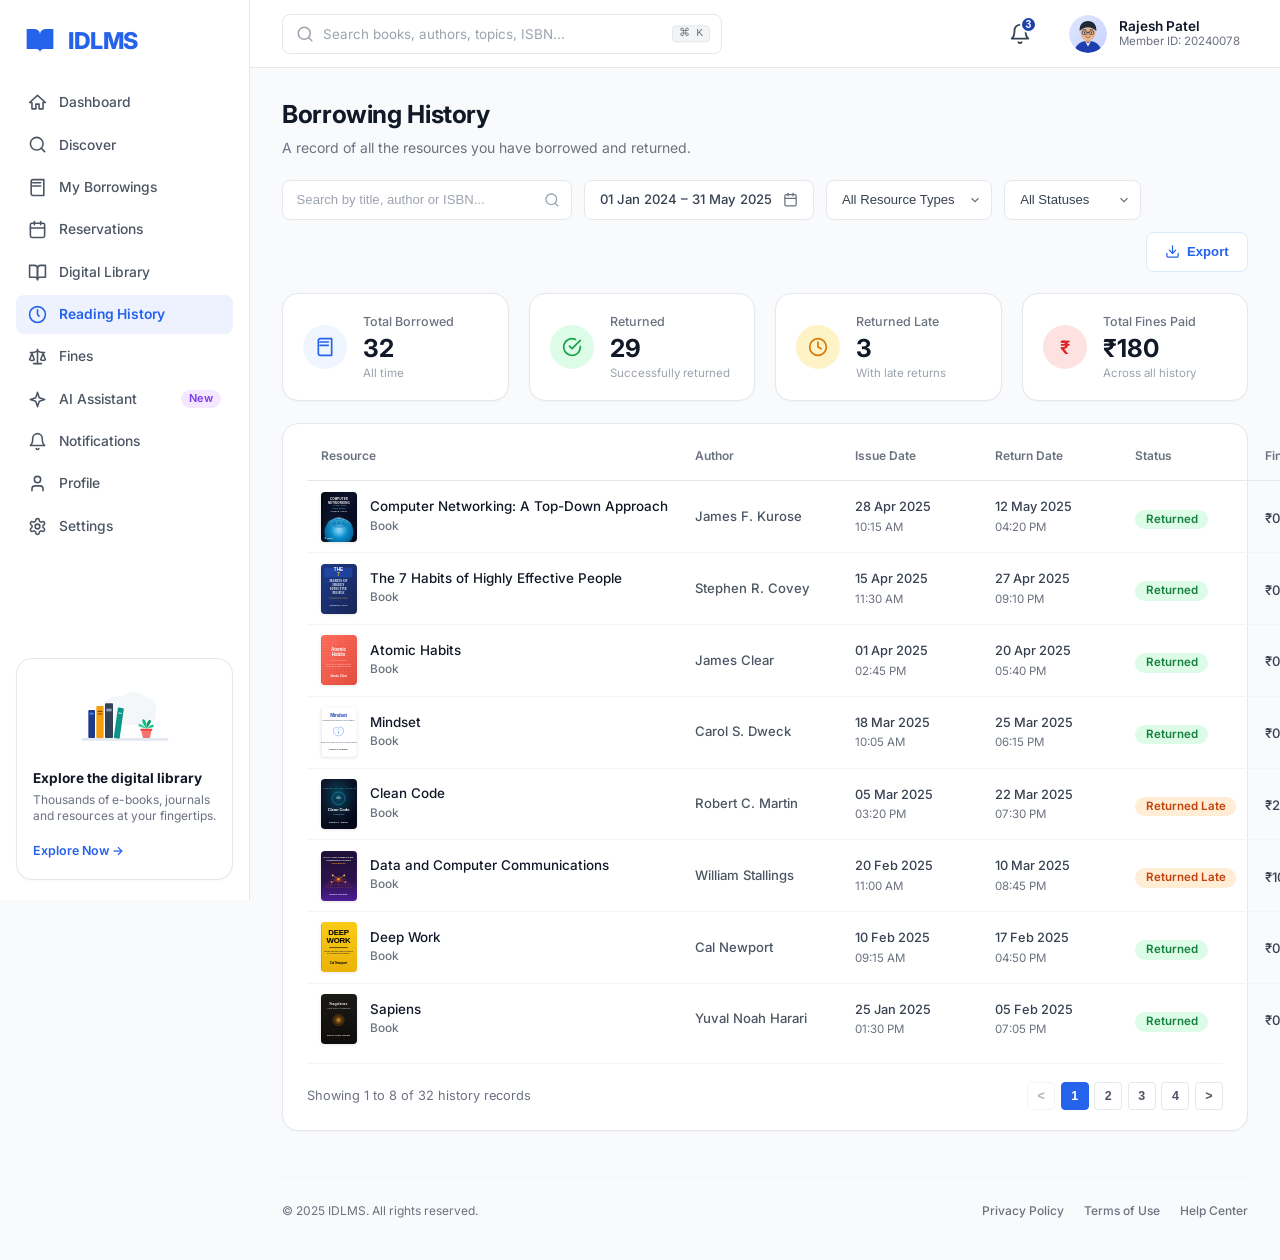
<file: history.html>
<!DOCTYPE html>
<html lang="en">
<head>
    <meta charset="UTF-8">
    <meta http-equiv="refresh" content="0; url=reading-history.html">
    <script>window.location.replace("reading-history.html");</script>
    <title>Redirecting to Reading History...</title>
</head>
<body>
    <p>Redirecting to <a href="reading-history.html">Reading History</a>...</p>
</body>
</html>
</file>
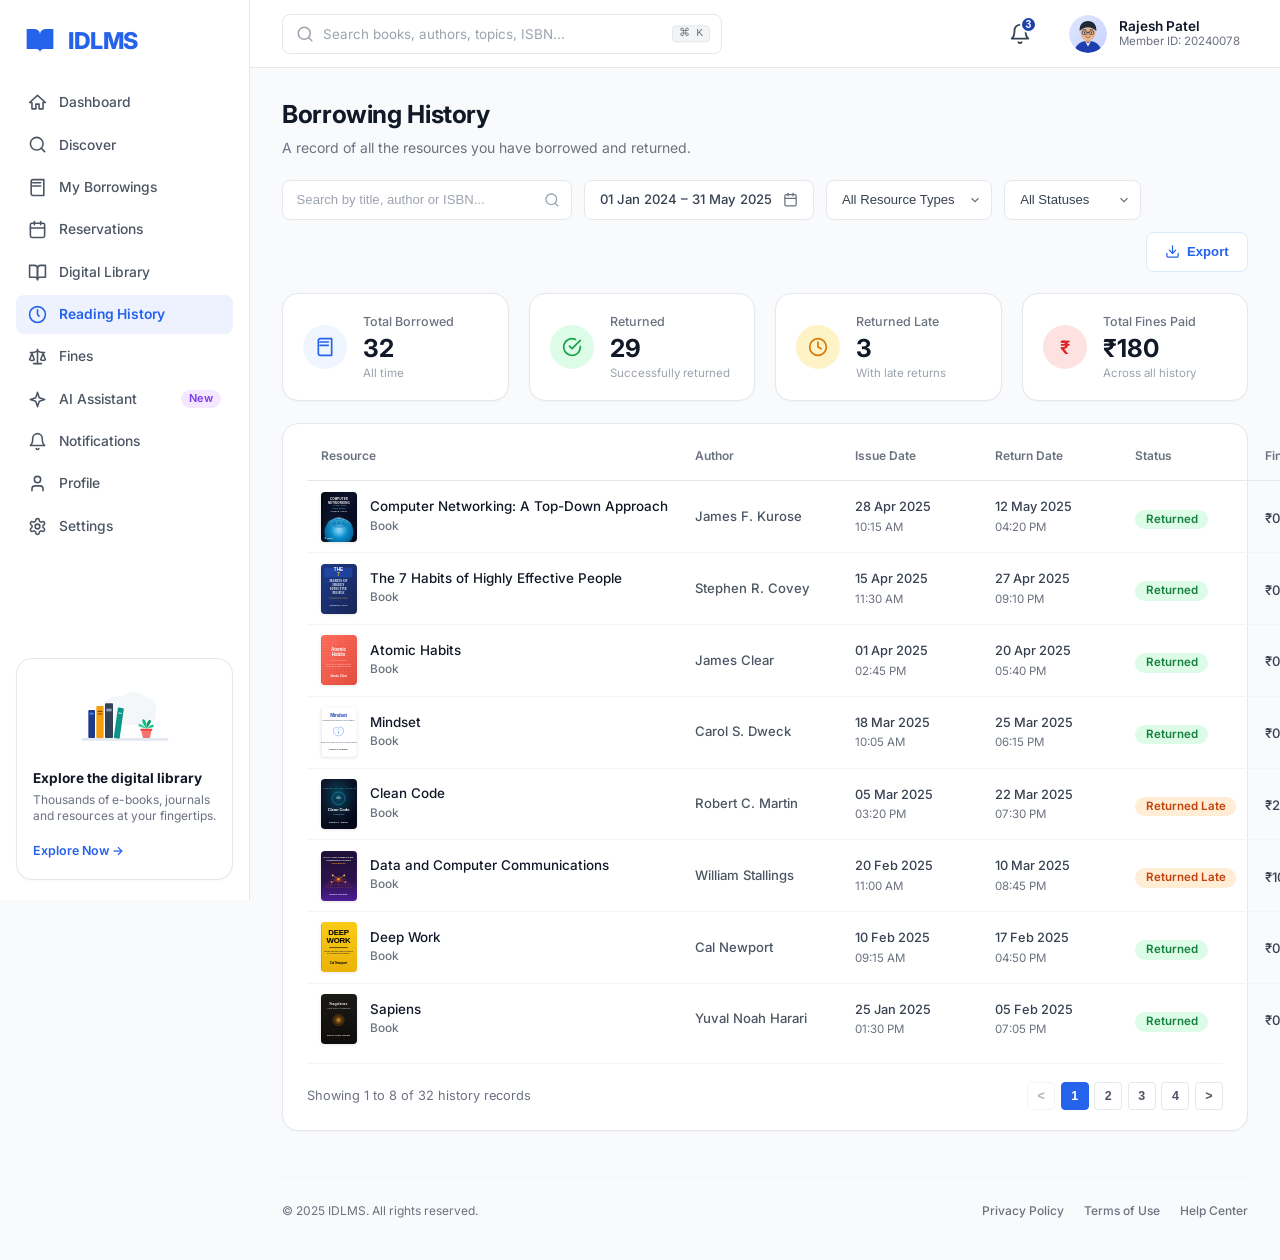
<file: reading-history.html>
<!DOCTYPE html>
<html lang="en">

<head>
    <meta charset="UTF-8">
    <meta name="viewport" content="width=device-width, initial-scale=1.0">
    <title>IDLMS - Borrowing History</title>
    <link rel="stylesheet" href="css/global.css">
    <link rel="stylesheet" href="css/components.css">
    <link rel="stylesheet" href="css/reading-history.css">
</head>

<body>
    <div class="app-layout">
        <!-- ==================== SIDEBAR ==================== -->
        <aside class="sidebar">
            <div class="sidebar-top-group">
                <!-- Logo -->
                <div class="sidebar-header">
                    <a href="dashboard.html" class="sidebar-logo">
                        <svg xmlns="http://www.w3.org/2000/svg" viewBox="0 0 24 24" fill="currentColor">
                            <path d="M2 3h6a4 4 0 0 1 4 4v14a3 3 0 0 0-3-3H2z"></path>
                            <path d="M22 3h-6a4 4 0 0 0-4 4v14a3 3 0 0 1 3-3h7z"></path>
                        </svg>
                        IDLMS
                    </a>
                </div>

                <!-- Navigation Links -->
                <nav class="sidebar-nav">
                    <a href="dashboard.html" class="nav-link">
                        <svg xmlns="http://www.w3.org/2000/svg" viewBox="0 0 24 24" fill="none" stroke="currentColor"
                            stroke-width="2" stroke-linecap="round" stroke-linejoin="round">
                            <path d="M10 20v-6h4v6h5v-8h3L12 3 2 12h3v8z"></path>
                        </svg>
                        <span>Dashboard</span>
                    </a>

                    <a href="discover.html" class="nav-link">
                        <svg xmlns="http://www.w3.org/2000/svg" viewBox="0 0 24 24" fill="none" stroke="currentColor"
                            stroke-width="2" stroke-linecap="round" stroke-linejoin="round">
                            <circle cx="11" cy="11" r="8"></circle>
                            <line x1="21" y1="21" x2="16.65" y2="16.65"></line>
                        </svg>
                        <span>Discover</span>
                    </a>

                    <a href="borrowings.html" class="nav-link">
                        <svg xmlns="http://www.w3.org/2000/svg" viewBox="0 0 24 24" fill="none" stroke="currentColor"
                            stroke-width="2" stroke-linecap="round" stroke-linejoin="round">
                            <path d="M4 19.5v-15A2.5 2.5 0 0 1 6.5 2H20v20H6.5a2.5 2.5 0 0 1-2.5-2.5Z"></path>
                            <path d="M6 6h10"></path>
                            <path d="M6 10h10"></path>
                        </svg>
                        <span>My Borrowings</span>
                    </a>

                    <a href="reservations.html" class="nav-link">
                        <svg xmlns="http://www.w3.org/2000/svg" viewBox="0 0 24 24" fill="none" stroke="currentColor"
                            stroke-width="2" stroke-linecap="round" stroke-linejoin="round">
                            <rect width="18" height="18" x="3" y="4" rx="2" ry="2"></rect>
                            <line x1="16" x2="16" y1="2" y2="6"></line>
                            <line x1="8" x2="8" y1="2" y2="6"></line>
                            <line x1="3" x2="21" y1="10" y2="10"></line>
                        </svg>
                        <span>Reservations</span>
                    </a>

                    <a href="digital-library.html" class="nav-link">
                        <svg xmlns="http://www.w3.org/2000/svg" viewBox="0 0 24 24" fill="none" stroke="currentColor"
                            stroke-width="2" stroke-linecap="round" stroke-linejoin="round">
                            <path d="M2 3h6a4 4 0 0 1 4 4v14a3 3 0 0 0-3-3H2z"></path>
                            <path d="M22 3h-6a4 4 0 0 0-4 4v14a3 3 0 0 1 3-3h7z"></path>
                        </svg>
                        <span>Digital Library</span>
                    </a>

                    <a href="reading-history.html" class="nav-link active">
                        <svg xmlns="http://www.w3.org/2000/svg" viewBox="0 0 24 24" fill="none" stroke="currentColor"
                            stroke-width="2" stroke-linecap="round" stroke-linejoin="round">
                            <circle cx="12" cy="12" r="10"></circle>
                            <polyline points="12 6 12 12 14 14"></polyline>
                        </svg>
                        <span>Reading History</span>
                    </a>

                    <a href="fines.html" class="nav-link">
                        <svg xmlns="http://www.w3.org/2000/svg" viewBox="0 0 24 24" fill="none" stroke="currentColor"
                            stroke-width="2" stroke-linecap="round" stroke-linejoin="round">
                            <path d="m16 16 3-8 3 8c-.87.65-1.92 1-3 1s-2.13-.35-3-1Z"></path>
                            <path d="m2 16 3-8 3 8c-.87.65-1.92 1-3 1s-2.13-.35-3-1Z"></path>
                            <path d="M7 21h10"></path>
                            <path d="M12 3v18"></path>
                            <path d="M3 7h2c2 0 5-1 7-2 2 1 5 2 7 2h2"></path>
                        </svg>
                        <span>Fines</span>
                    </a>

                    <a href="#" class="nav-link">
                        <svg xmlns="http://www.w3.org/2000/svg" viewBox="0 0 24 24" fill="none" stroke="currentColor"
                            stroke-width="2" stroke-linecap="round" stroke-linejoin="round">
                            <path
                                d="m12 3-1.9 5.8a2 2 0 0 1-1.3 1.3L3 12l5.8 1.9a2 2 0 0 1 1.3 1.3L12 21l1.9-5.8a2 2 0 0 1 1.3-1.3L21 12l-5.8-1.9a2 2 0 0 1-1.3-1.3Z">
                            </path>
                        </svg>
                        <span>AI Assistant</span>
                        <span class="nav-badge nav-badge-purple">New</span>
                    </a>

                    <a href="#" class="nav-link">
                        <svg xmlns="http://www.w3.org/2000/svg" viewBox="0 0 24 24" fill="none" stroke="currentColor"
                            stroke-width="2" stroke-linecap="round" stroke-linejoin="round">
                            <path d="M6 8a6 6 0 0 1 12 0c0 7 3 9 3 9H3s3-2 3-9"></path>
                            <path d="M10.3 21a1.94 1.94 0 0 0 3.4 0"></path>
                        </svg>
                        <span>Notifications</span>
                        <span class="nav-badge-dot"></span>
                    </a>

                    <a href="#" class="nav-link">
                        <svg xmlns="http://www.w3.org/2000/svg" viewBox="0 0 24 24" fill="none" stroke="currentColor"
                            stroke-width="2" stroke-linecap="round" stroke-linejoin="round">
                            <path d="M19 21v-2a4 4 0 0 0-4-4H9a4 4 0 0 0-4 4v2"></path>
                            <circle cx="12" cy="7" r="4"></circle>
                        </svg>
                        <span>Profile</span>
                    </a>

                    <a href="#" class="nav-link">
                        <svg xmlns="http://www.w3.org/2000/svg" viewBox="0 0 24 24" fill="none" stroke="currentColor"
                            stroke-width="2" stroke-linecap="round" stroke-linejoin="round">
                            <circle cx="12" cy="12" r="3"></circle>
                            <path
                                d="M12.22 2h-.44a2 2 0 0 0-2 2v.18a2 2 0 0 1-1 1.73l-.43.25a2 2 0 0 1-2 0l-.15-.08a2 2 0 0 0-2.73.73l-.22.38a2 2 0 0 0 .73 2.73l.15.1a2 2 0 0 1 1 1.72v.51a2 2 0 0 1-1 1.74l-.15.09a2 2 0 0 0-.73 2.73l.22.38a2 2 0 0 0 2.73.73l.15-.08a2 2 0 0 1 2 0l.43.25a2 2 0 0 1 1 1.73V20a2 2 0 0 0 2 2h.44a2 2 0 0 0 2-2v-.18a2 2 0 0 1 1-1.73l.43-.25a2 2 0 0 1 2 0l.15.08a2 2 0 0 0 2.73-.73l.22-.39a2 2 0 0 0-.73-2.73l-.15-.08a2 2 0 0 1-1-1.74v-.5a2 2 0 0 1 1-1.74l.15-.09a2 2 0 0 0 .73-2.73l-.22-.38a2 2 0 0 0-2.73-.73l-.15.08a2 2 0 0 1-2 0l-.43-.25a2 2 0 0 1-1-1.73V4a2 2 0 0 0-2-2z">
                            </path>
                        </svg>
                        <span>Settings</span>
                    </a>
                </nav>
            </div>

            <!-- Bottom Promo Card -->
            <div class="sidebar-promo">
                <div class="sidebar-promo-img-wrap">
                    <img src="assets/images/digital-lib-promo.svg" alt="Explore the digital library">
                </div>
                <h4>Explore the digital library</h4>
                <p>Thousands of e-books, journals and resources at your fingertips.</p>
                <a href="#">Explore Now &rarr;</a>
            </div>
        </aside>

        <!-- ==================== MAIN CONTENT WRAPPER ==================== -->
        <div class="main-wrapper">
            <!-- Global Top Header -->
            <header class="top-header">
                <!-- Search Form -->
                <form class="header-search" id="headerSearchForm" action="search-results.html" method="GET">
                    <svg class="header-search-icon" xmlns="http://www.w3.org/2000/svg" viewBox="0 0 24 24" fill="none"
                        stroke="currentColor" stroke-width="2" stroke-linecap="round" stroke-linejoin="round">
                        <circle cx="11" cy="11" r="8"></circle>
                        <line x1="21" y1="21" x2="16.65" y2="16.65"></line>
                    </svg>
                    <input type="text" name="q" class="header-search-input" id="globalSearchInput"
                        placeholder="Search books, authors, topics, ISBN...">
                    <div class="search-shortcut" title="Keyboard Shortcut">
                        <kbd class="search-shortcut-kbd">&#8984; K</kbd>
                    </div>
                </form>

                <!-- Header Right Actions -->
                <div class="header-right">
                    <!-- Notifications -->
                    <div class="dropdown-container">
                        <button type="button" class="header-notification-btn" id="notifBtn" title="Notifications">
                            <svg xmlns="http://www.w3.org/2000/svg" viewBox="0 0 24 24" fill="none"
                                stroke="currentColor" stroke-width="2" stroke-linecap="round" stroke-linejoin="round">
                                <path d="M6 8a6 6 0 0 1 12 0c0 7 3 9 3 9H3s3-2 3-9"></path>
                                <path d="M10.3 21a1.94 1.94 0 0 0 3.4 0"></path>
                            </svg>
                            <span class="notification-count-badge">3</span>
                        </button>
                        <div class="popover-menu" id="notifMenu" style="width: 280px;">
                            <div
                                style="padding: 0.5rem 1rem; font-weight: 700; font-size: 0.85rem; border-bottom: 1px solid #E5E7EB;">
                                Notifications (3)
                            </div>
                            <div class="popover-item"
                                style="flex-direction: column; align-items: flex-start; gap: 2px;">
                                <span style="font-weight: 600; color: #111827;">Book Due in 2 days</span>
                                <span style="font-size: 0.72rem; color: #6B7280;">Deep Work is due on 26 May 2025</span>
                            </div>
                            <div class="popover-item"
                                style="flex-direction: column; align-items: flex-start; gap: 2px;">
                                <span style="font-weight: 600; color: #111827;">Reservation Available</span>
                                <span style="font-size: 0.72rem; color: #6B7280;">Thinking, Fast and Slow is ready for
                                    pickup</span>
                            </div>
                            <div class="popover-item"
                                style="flex-direction: column; align-items: flex-start; gap: 2px;">
                                <span style="font-weight: 600; color: #DC2626;">Fine Reminder</span>
                                <span style="font-size: 0.72rem; color: #6B7280;">Outstanding library balance:
                                    ₹120</span>
                            </div>
                        </div>
                    </div>

                    <!-- User Profile -->
                    <div class="dropdown-container">
                        <div class="user-profile-widget" id="profileWidget">
                            <img src="assets/images/avatar.svg" alt="Rajesh Patel" class="user-avatar-img">
                            <div class="user-meta">
                                <span class="user-name">Rajesh Patel</span>
                                <span class="user-member-id">Member ID: 20240078</span>
                            </div>
                        </div>
                        <div class="popover-menu" id="profileMenu">
                            <a href="#" class="popover-item">
                                <svg xmlns="http://www.w3.org/2000/svg" viewBox="0 0 24 24" fill="none"
                                    stroke="currentColor" stroke-width="2">
                                    <path d="M19 21v-2a4 4 0 0 0-4-4H9a4 4 0 0 0-4 4v2"></path>
                                    <circle cx="12" cy="7" r="4"></circle>
                                </svg>
                                <span>My Profile</span>
                            </a>
                            <a href="borrowings.html" class="popover-item">
                                <svg xmlns="http://www.w3.org/2000/svg" viewBox="0 0 24 24" fill="none"
                                    stroke="currentColor" stroke-width="2">
                                    <path d="M4 19.5v-15A2.5 2.5 0 0 1 6.5 2H20v20H6.5a2.5 2.5 0 0 1-2.5-2.5Z"></path>
                                </svg>
                                <span>Borrowing History</span>
                            </a>
                            <a href="reservations.html" class="popover-item">
                                <svg xmlns="http://www.w3.org/2000/svg" viewBox="0 0 24 24" fill="none"
                                    stroke="currentColor" stroke-width="2">
                                    <rect width="18" height="18" x="3" y="4" rx="2" ry="2"></rect>
                                    <line x1="16" x2="16" y1="2" y2="6"></line>
                                    <line x1="8" x2="8" y1="2" y2="6"></line>
                                    <line x1="3" x2="21" y1="10" y2="10"></line>
                                </svg>
                                <span>My Reservations</span>
                            </a>
                            <a href="#" class="popover-item">
                                <svg xmlns="http://www.w3.org/2000/svg" viewBox="0 0 24 24" fill="none"
                                    stroke="currentColor" stroke-width="2">
                                    <circle cx="12" cy="12" r="3"></circle>
                                    <path
                                        d="M12.22 2h-.44a2 2 0 0 0-2 2v.18a2 2 0 0 1-1 1.73l-.43.25a2 2 0 0 1-2 0l-.15-.08a2 2 0 0 0-2.73.73l-.22.38a2 2 0 0 0 .73 2.73l.15.1a2 2 0 0 1 1 1.72v.51a2 2 0 0 1-1 1.74l-.15.09a2 2 0 0 0-.73 2.73l.22.38a2 2 0 0 0 2.73.73l.15-.08a2 2 0 0 1 2 0l.43.25a2 2 0 0 1 1 1.73V20a2 2 0 0 0 2 2h.44a2 2 0 0 0 2-2v-.18a2 2 0 0 1 1-1.73l.43-.25a2 2 0 0 1 2 0l.15.08a2 2 0 0 0 2.73-.73l.22-.39a2 2 0 0 0-.73-2.73l-.15-.08a2 2 0 0 1-1-1.74v-.5a2 2 0 0 1 1-1.74l.15-.09a2 2 0 0 0 .73-2.73l-.22-.38a2 2 0 0 0-2.73-.73l-.15.08a2 2 0 0 1-2 0l-.43-.25a2 2 0 0 1-1-1.73V4a2 2 0 0 0-2-2z">
                                    </path>
                                </svg>
                                <span>Account Settings</span>
                            </a>
                            <div class="popover-divider"></div>
                            <a href="index.html" class="popover-item" style="color: #DC2626;">
                                <svg xmlns="http://www.w3.org/2000/svg" viewBox="0 0 24 24" fill="none"
                                    stroke="currentColor" stroke-width="2" style="color: #DC2626;">
                                    <path d="M9 21H5a2 2 0 0 1-2-2V5a2 2 0 0 1 2-2h4"></path>
                                    <polyline points="16 17 21 12 16 7"></polyline>
                                    <line x1="21" y1="12" x2="9" y2="12"></line>
                                </svg>
                                <span>Sign Out</span>
                            </a>
                        </div>
                    </div>
                </div>
            </header>

            <!-- Main Borrowing History Content -->
            <main class="reading-history-main">
                <!-- Page Header -->
                <div class="history-header-section">
                    <h1 class="history-page-title">Borrowing History</h1>
                    <p class="history-page-subtitle">A record of all the resources you have borrowed and returned.</p>
                </div>

                <!-- Controls & Filters Bar -->
                <div class="history-controls-bar">
                    <!-- Search Input -->
                    <div class="history-search-wrap">
                        <input type="text" class="history-search-input" id="historyFilterInput"
                            placeholder="Search by title, author or ISBN...">
                        <svg class="history-search-icon" xmlns="http://www.w3.org/2000/svg" viewBox="0 0 24 24"
                            fill="none" stroke="currentColor" stroke-width="2" stroke-linecap="round"
                            stroke-linejoin="round">
                            <circle cx="11" cy="11" r="8"></circle>
                            <line x1="21" y1="21" x2="16.65" y2="16.65"></line>
                        </svg>
                    </div>

                    <!-- Date Range Box -->
                    <div class="history-date-picker" id="historyDatePickerBtn" title="Select Date Range">
                        <span>01 Jan 2024 – 31 May 2025</span>
                        <svg xmlns="http://www.w3.org/2000/svg" viewBox="0 0 24 24" fill="none" stroke="currentColor"
                            stroke-width="2" stroke-linecap="round" stroke-linejoin="round">
                            <rect width="18" height="18" x="3" y="4" rx="2" ry="2"></rect>
                            <line x1="16" x2="16" y1="2" y2="6"></line>
                            <line x1="8" x2="8" y1="2" y2="6"></line>
                            <line x1="3" x2="21" y1="10" y2="10"></line>
                        </svg>
                    </div>

                    <!-- Resource Types Dropdown -->
                    <div class="history-select-wrap">
                        <select class="history-select" id="historyTypeSelect">
                            <option value="all">All Resource Types</option>
                            <option value="book">Books</option>
                            <option value="journal">Journals</option>
                            <option value="audiobook">Audiobooks</option>
                        </select>
                        <svg class="history-select-chevron" xmlns="http://www.w3.org/2000/svg" viewBox="0 0 24 24"
                            fill="none" stroke="currentColor" stroke-width="2">
                            <polyline points="6 9 12 15 18 9"></polyline>
                        </svg>
                    </div>

                    <!-- Statuses Dropdown -->
                    <div class="history-select-wrap">
                        <select class="history-select" id="historyStatusSelect">
                            <option value="all">All Statuses</option>
                            <option value="returned">Returned</option>
                            <option value="late">Returned Late</option>
                        </select>
                        <svg class="history-select-chevron" xmlns="http://www.w3.org/2000/svg" viewBox="0 0 24 24"
                            fill="none" stroke="currentColor" stroke-width="2">
                            <polyline points="6 9 12 15 18 9"></polyline>
                        </svg>
                    </div>

                    <!-- Export Button -->
                    <button type="button" class="btn-history-export" id="historyExportBtn">
                        <svg xmlns="http://www.w3.org/2000/svg" viewBox="0 0 24 24" fill="none" stroke="currentColor"
                            stroke-width="2" stroke-linecap="round" stroke-linejoin="round">
                            <path d="M21 15v4a2 2 0 0 1-2 2H5a2 2 0 0 1-2-2v-4"></path>
                            <polyline points="7 10 12 15 17 10"></polyline>
                            <line x1="12" x2="12" y1="15" y2="3"></line>
                        </svg>
                        <span>Export</span>
                    </button>
                </div>

                <!-- Top 4 KPI Metrics Grid -->
                <div class="history-kpi-grid">
                    <!-- Metric 1: Total Borrowed -->
                    <div class="history-kpi-card">
                        <div class="history-kpi-icon history-icon-blue">
                            <svg xmlns="http://www.w3.org/2000/svg" viewBox="0 0 24 24" fill="none"
                                stroke="currentColor" stroke-width="2" stroke-linecap="round" stroke-linejoin="round">
                                <path d="M4 19.5v-15A2.5 2.5 0 0 1 6.5 2H20v20H6.5a2.5 2.5 0 0 1-2.5-2.5Z"></path>
                                <path d="M6 6h10"></path>
                                <path d="M6 10h10"></path>
                            </svg>
                        </div>
                        <div class="history-kpi-content">
                            <span class="history-kpi-label">Total Borrowed</span>
                            <span class="history-kpi-value" id="kpiTotalBorrowed">32</span>
                            <span class="history-kpi-subtext">All time</span>
                        </div>
                    </div>

                    <!-- Metric 2: Returned -->
                    <div class="history-kpi-card">
                        <div class="history-kpi-icon history-icon-green">
                            <svg xmlns="http://www.w3.org/2000/svg" viewBox="0 0 24 24" fill="none"
                                stroke="currentColor" stroke-width="2" stroke-linecap="round" stroke-linejoin="round">
                                <path d="M22 11.08V12a10 10 0 1 1-5.93-9.14"></path>
                                <polyline points="22 4 12 14.01 9 11.01"></polyline>
                            </svg>
                        </div>
                        <div class="history-kpi-content">
                            <span class="history-kpi-label">Returned</span>
                            <span class="history-kpi-value" id="kpiReturned">29</span>
                            <span class="history-kpi-subtext">Successfully returned</span>
                        </div>
                    </div>

                    <!-- Metric 3: Returned Late -->
                    <div class="history-kpi-card">
                        <div class="history-kpi-icon history-icon-amber">
                            <svg xmlns="http://www.w3.org/2000/svg" viewBox="0 0 24 24" fill="none"
                                stroke="currentColor" stroke-width="2" stroke-linecap="round" stroke-linejoin="round">
                                <circle cx="12" cy="12" r="10"></circle>
                                <polyline points="12 6 12 12 16 14"></polyline>
                            </svg>
                        </div>
                        <div class="history-kpi-content">
                            <span class="history-kpi-label">Returned Late</span>
                            <span class="history-kpi-value" id="kpiReturnedLate">3</span>
                            <span class="history-kpi-subtext">With late returns</span>
                        </div>
                    </div>

                    <!-- Metric 4: Total Fines Paid -->
                    <div class="history-kpi-card">
                        <div class="history-kpi-icon history-icon-rose">
                            <span>&#8377;</span>
                        </div>
                        <div class="history-kpi-content">
                            <span class="history-kpi-label">Total Fines Paid</span>
                            <span class="history-kpi-value" id="kpiFinesPaid">&#8377;180</span>
                            <span class="history-kpi-subtext">Across all history</span>
                        </div>
                    </div>
                </div>

                <!-- Main White Card: Borrowing History Table -->
                <div class="history-table-card">
                    <div class="table-responsive">
                        <table class="history-table" id="historyTable">
                            <thead>
                                <tr>
                                    <th class="col-resource">Resource</th>
                                    <th class="col-author">Author</th>
                                    <th class="col-issue-date">Issue Date</th>
                                    <th class="col-return-date">Return Date</th>
                                    <th class="col-status">Status</th>
                                    <th class="col-fine">Fine Paid</th>
                                    <th class="col-actions"></th>
                                </tr>
                            </thead>
                            <tbody id="historyTableBody">
                                <!-- Row 1: Computer Networking -->
                                <tr data-status="returned" data-type="book" data-book-id="computer-networks"
                                    data-fine="0">
                                    <td>
                                        <div class="history-resource-cell">
                                            <a href="book-details.html?id=computer-networks&from=reading-history"
                                                class="book-cover-link">
                                                <img src="assets/images/covers/computer-networking.svg"
                                                    alt="Computer Networking" class="history-resource-thumb">
                                            </a>
                                            <div class="history-resource-meta">
                                                <span class="history-resource-title"><a
                                                        href="book-details.html?id=computer-networks&from=reading-history">Computer
                                                        Networking: A Top-Down Approach</a></span>
                                                <span class="history-resource-badge">Book</span>
                                            </div>
                                        </div>
                                    </td>
                                    <td>
                                        <div class="history-author-cell">James F. Kurose</div>
                                    </td>
                                    <td>
                                        <div class="history-date-cell">
                                            <span class="history-date-main">28 Apr 2025</span>
                                            <span class="history-date-sub">10:15 AM</span>
                                        </div>
                                    </td>
                                    <td>
                                        <div class="history-date-cell">
                                            <span class="history-date-main">12 May 2025</span>
                                            <span class="history-date-sub">04:20 PM</span>
                                        </div>
                                    </td>
                                    <td>
                                        <span class="history-badge history-badge-returned">Returned</span>
                                    </td>
                                    <td>
                                        <span class="history-fine-cell">&#8377;0</span>
                                    </td>
                                    <td style="text-align: right;">
                                        <div class="dropdown-container">
                                            <button type="button" class="btn-history-dots"
                                                title="Options">&#8942;</button>
                                            <div class="popover-menu">
                                                <a href="book-details.html?id=computer-networks&from=reading-history"
                                                    class="popover-item">View Details</a>
                                                <a href="#" class="popover-item btn-download-receipt">Download Return
                                                    Receipt</a>
                                                <a href="#" class="popover-item btn-borrow-again">Borrow Again</a>
                                            </div>
                                        </div>
                                    </td>
                                </tr>

                                <!-- Row 2: The 7 Habits of Highly Effective People -->
                                <tr data-status="returned" data-type="book" data-book-id="seven-habits" data-fine="0">
                                    <td>
                                        <div class="history-resource-cell">
                                            <a href="book-details.html?id=seven-habits&from=reading-history"
                                                class="book-cover-link">
                                                <img src="assets/images/covers/seven-habits.svg" alt="The 7 Habits"
                                                    class="history-resource-thumb">
                                            </a>
                                            <div class="history-resource-meta">
                                                <span class="history-resource-title"><a
                                                        href="book-details.html?id=seven-habits&from=reading-history">The
                                                        7 Habits of Highly Effective People</a></span>
                                                <span class="history-resource-badge">Book</span>
                                            </div>
                                        </div>
                                    </td>
                                    <td>
                                        <div class="history-author-cell">Stephen R. Covey</div>
                                    </td>
                                    <td>
                                        <div class="history-date-cell">
                                            <span class="history-date-main">15 Apr 2025</span>
                                            <span class="history-date-sub">11:30 AM</span>
                                        </div>
                                    </td>
                                    <td>
                                        <div class="history-date-cell">
                                            <span class="history-date-main">27 Apr 2025</span>
                                            <span class="history-date-sub">09:10 PM</span>
                                        </div>
                                    </td>
                                    <td>
                                        <span class="history-badge history-badge-returned">Returned</span>
                                    </td>
                                    <td>
                                        <span class="history-fine-cell">&#8377;0</span>
                                    </td>
                                    <td style="text-align: right;">
                                        <div class="dropdown-container">
                                            <button type="button" class="btn-history-dots"
                                                title="Options">&#8942;</button>
                                            <div class="popover-menu">
                                                <a href="book-details.html?id=seven-habits&from=reading-history"
                                                    class="popover-item">View Details</a>
                                                <a href="#" class="popover-item btn-download-receipt">Download Return
                                                    Receipt</a>
                                                <a href="#" class="popover-item btn-borrow-again">Borrow Again</a>
                                            </div>
                                        </div>
                                    </td>
                                </tr>

                                <!-- Row 3: Atomic Habits -->
                                <tr data-status="returned" data-type="book" data-book-id="atomic-habits" data-fine="0">
                                    <td>
                                        <div class="history-resource-cell">
                                            <a href="book-details.html?id=atomic-habits&from=reading-history"
                                                class="book-cover-link">
                                                <img src="assets/images/covers/atomic-habits.svg" alt="Atomic Habits"
                                                    class="history-resource-thumb">
                                            </a>
                                            <div class="history-resource-meta">
                                                <span class="history-resource-title"><a
                                                        href="book-details.html?id=atomic-habits&from=reading-history">Atomic
                                                        Habits</a></span>
                                                <span class="history-resource-badge">Book</span>
                                            </div>
                                        </div>
                                    </td>
                                    <td>
                                        <div class="history-author-cell">James Clear</div>
                                    </td>
                                    <td>
                                        <div class="history-date-cell">
                                            <span class="history-date-main">01 Apr 2025</span>
                                            <span class="history-date-sub">02:45 PM</span>
                                        </div>
                                    </td>
                                    <td>
                                        <div class="history-date-cell">
                                            <span class="history-date-main">20 Apr 2025</span>
                                            <span class="history-date-sub">05:40 PM</span>
                                        </div>
                                    </td>
                                    <td>
                                        <span class="history-badge history-badge-returned">Returned</span>
                                    </td>
                                    <td>
                                        <span class="history-fine-cell">&#8377;0</span>
                                    </td>
                                    <td style="text-align: right;">
                                        <div class="dropdown-container">
                                            <button type="button" class="btn-history-dots"
                                                title="Options">&#8942;</button>
                                            <div class="popover-menu">
                                                <a href="book-details.html?id=atomic-habits&from=reading-history"
                                                    class="popover-item">View Details</a>
                                                <a href="#" class="popover-item btn-download-receipt">Download Return
                                                    Receipt</a>
                                                <a href="#" class="popover-item btn-borrow-again">Borrow Again</a>
                                            </div>
                                        </div>
                                    </td>
                                </tr>

                                <!-- Row 4: Mindset -->
                                <tr data-status="returned" data-type="book" data-book-id="mindset" data-fine="0">
                                    <td>
                                        <div class="history-resource-cell">
                                            <a href="book-details.html?id=mindset&from=reading-history"
                                                class="book-cover-link">
                                                <img src="assets/images/covers/mindset.svg" alt="Mindset"
                                                    class="history-resource-thumb">
                                            </a>
                                            <div class="history-resource-meta">
                                                <span class="history-resource-title"><a
                                                        href="book-details.html?id=mindset&from=reading-history">Mindset</a></span>
                                                <span class="history-resource-badge">Book</span>
                                            </div>
                                        </div>
                                    </td>
                                    <td>
                                        <div class="history-author-cell">Carol S. Dweck</div>
                                    </td>
                                    <td>
                                        <div class="history-date-cell">
                                            <span class="history-date-main">18 Mar 2025</span>
                                            <span class="history-date-sub">10:05 AM</span>
                                        </div>
                                    </td>
                                    <td>
                                        <div class="history-date-cell">
                                            <span class="history-date-main">25 Mar 2025</span>
                                            <span class="history-date-sub">06:15 PM</span>
                                        </div>
                                    </td>
                                    <td>
                                        <span class="history-badge history-badge-returned">Returned</span>
                                    </td>
                                    <td>
                                        <span class="history-fine-cell">&#8377;0</span>
                                    </td>
                                    <td style="text-align: right;">
                                        <div class="dropdown-container">
                                            <button type="button" class="btn-history-dots"
                                                title="Options">&#8942;</button>
                                            <div class="popover-menu">
                                                <a href="book-details.html?id=mindset&from=reading-history"
                                                    class="popover-item">View Details</a>
                                                <a href="#" class="popover-item btn-download-receipt">Download Return
                                                    Receipt</a>
                                                <a href="#" class="popover-item btn-borrow-again">Borrow Again</a>
                                            </div>
                                        </div>
                                    </td>
                                </tr>

                                <!-- Row 5: Clean Code -->
                                <tr data-status="late" data-type="book" data-book-id="clean-code" data-fine="20">
                                    <td>
                                        <div class="history-resource-cell">
                                            <a href="book-details.html?id=clean-code&from=reading-history"
                                                class="book-cover-link">
                                                <img src="assets/images/covers/clean-code.svg" alt="Clean Code"
                                                    class="history-resource-thumb">
                                            </a>
                                            <div class="history-resource-meta">
                                                <span class="history-resource-title"><a
                                                        href="book-details.html?id=clean-code&from=reading-history">Clean
                                                        Code</a></span>
                                                <span class="history-resource-badge">Book</span>
                                            </div>
                                        </div>
                                    </td>
                                    <td>
                                        <div class="history-author-cell">Robert C. Martin</div>
                                    </td>
                                    <td>
                                        <div class="history-date-cell">
                                            <span class="history-date-main">05 Mar 2025</span>
                                            <span class="history-date-sub">03:20 PM</span>
                                        </div>
                                    </td>
                                    <td>
                                        <div class="history-date-cell">
                                            <span class="history-date-main">22 Mar 2025</span>
                                            <span class="history-date-sub">07:30 PM</span>
                                        </div>
                                    </td>
                                    <td>
                                        <span class="history-badge history-badge-late">Returned Late</span>
                                    </td>
                                    <td>
                                        <span class="history-fine-cell">&#8377;20</span>
                                    </td>
                                    <td style="text-align: right;">
                                        <div class="dropdown-container">
                                            <button type="button" class="btn-history-dots"
                                                title="Options">&#8942;</button>
                                            <div class="popover-menu">
                                                <a href="book-details.html?id=clean-code&from=reading-history"
                                                    class="popover-item">View Details</a>
                                                <a href="#" class="popover-item btn-download-receipt">Download Return
                                                    Receipt</a>
                                                <a href="#" class="popover-item btn-borrow-again">Borrow Again</a>
                                            </div>
                                        </div>
                                    </td>
                                </tr>

                                <!-- Row 6: Data and Computer Communications -->
                                <tr data-status="late" data-type="book" data-book-id="data-communications"
                                    data-fine="10">
                                    <td>
                                        <div class="history-resource-cell">
                                            <a href="book-details.html?id=data-communications&from=reading-history"
                                                class="book-cover-link">
                                                <img src="assets/images/covers/data-comm.svg"
                                                    alt="Data and Computer Communications"
                                                    class="history-resource-thumb">
                                            </a>
                                            <div class="history-resource-meta">
                                                <span class="history-resource-title"><a
                                                        href="book-details.html?id=data-communications&from=reading-history">Data
                                                        and Computer Communications</a></span>
                                                <span class="history-resource-badge">Book</span>
                                            </div>
                                        </div>
                                    </td>
                                    <td>
                                        <div class="history-author-cell">William Stallings</div>
                                    </td>
                                    <td>
                                        <div class="history-date-cell">
                                            <span class="history-date-main">20 Feb 2025</span>
                                            <span class="history-date-sub">11:00 AM</span>
                                        </div>
                                    </td>
                                    <td>
                                        <div class="history-date-cell">
                                            <span class="history-date-main">10 Mar 2025</span>
                                            <span class="history-date-sub">08:45 PM</span>
                                        </div>
                                    </td>
                                    <td>
                                        <span class="history-badge history-badge-late">Returned Late</span>
                                    </td>
                                    <td>
                                        <span class="history-fine-cell">&#8377;10</span>
                                    </td>
                                    <td style="text-align: right;">
                                        <div class="dropdown-container">
                                            <button type="button" class="btn-history-dots"
                                                title="Options">&#8942;</button>
                                            <div class="popover-menu">
                                                <a href="book-details.html?id=data-communications&from=reading-history"
                                                    class="popover-item">View Details</a>
                                                <a href="#" class="popover-item btn-download-receipt">Download Return
                                                    Receipt</a>
                                                <a href="#" class="popover-item btn-borrow-again">Borrow Again</a>
                                            </div>
                                        </div>
                                    </td>
                                </tr>

                                <!-- Row 7: Deep Work -->
                                <tr data-status="returned" data-type="book" data-book-id="deep-work" data-fine="0">
                                    <td>
                                        <div class="history-resource-cell">
                                            <a href="book-details.html?id=deep-work&from=reading-history"
                                                class="book-cover-link">
                                                <img src="assets/images/covers/deep-work.svg" alt="Deep Work"
                                                    class="history-resource-thumb">
                                            </a>
                                            <div class="history-resource-meta">
                                                <span class="history-resource-title"><a
                                                        href="book-details.html?id=deep-work&from=reading-history">Deep
                                                        Work</a></span>
                                                <span class="history-resource-badge">Book</span>
                                            </div>
                                        </div>
                                    </td>
                                    <td>
                                        <div class="history-author-cell">Cal Newport</div>
                                    </td>
                                    <td>
                                        <div class="history-date-cell">
                                            <span class="history-date-main">10 Feb 2025</span>
                                            <span class="history-date-sub">09:15 AM</span>
                                        </div>
                                    </td>
                                    <td>
                                        <div class="history-date-cell">
                                            <span class="history-date-main">17 Feb 2025</span>
                                            <span class="history-date-sub">04:50 PM</span>
                                        </div>
                                    </td>
                                    <td>
                                        <span class="history-badge history-badge-returned">Returned</span>
                                    </td>
                                    <td>
                                        <span class="history-fine-cell">&#8377;0</span>
                                    </td>
                                    <td style="text-align: right;">
                                        <div class="dropdown-container">
                                            <button type="button" class="btn-history-dots"
                                                title="Options">&#8942;</button>
                                            <div class="popover-menu">
                                                <a href="book-details.html?id=deep-work&from=reading-history"
                                                    class="popover-item">View Details</a>
                                                <a href="#" class="popover-item btn-download-receipt">Download Return
                                                    Receipt</a>
                                                <a href="#" class="popover-item btn-borrow-again">Borrow Again</a>
                                            </div>
                                        </div>
                                    </td>
                                </tr>

                                <!-- Row 8: Sapiens -->
                                <tr data-status="returned" data-type="book" data-book-id="sapiens" data-fine="0">
                                    <td>
                                        <div class="history-resource-cell">
                                            <a href="book-details.html?id=sapiens&from=reading-history"
                                                class="book-cover-link">
                                                <img src="assets/images/covers/sapiens.svg" alt="Sapiens"
                                                    class="history-resource-thumb">
                                            </a>
                                            <div class="history-resource-meta">
                                                <span class="history-resource-title"><a
                                                        href="book-details.html?id=sapiens&from=reading-history">Sapiens</a></span>
                                                <span class="history-resource-badge">Book</span>
                                            </div>
                                        </div>
                                    </td>
                                    <td>
                                        <div class="history-author-cell">Yuval Noah Harari</div>
                                    </td>
                                    <td>
                                        <div class="history-date-cell">
                                            <span class="history-date-main">25 Jan 2025</span>
                                            <span class="history-date-sub">01:30 PM</span>
                                        </div>
                                    </td>
                                    <td>
                                        <div class="history-date-cell">
                                            <span class="history-date-main">05 Feb 2025</span>
                                            <span class="history-date-sub">07:05 PM</span>
                                        </div>
                                    </td>
                                    <td>
                                        <span class="history-badge history-badge-returned">Returned</span>
                                    </td>
                                    <td>
                                        <span class="history-fine-cell">&#8377;0</span>
                                    </td>
                                    <td style="text-align: right;">
                                        <div class="dropdown-container">
                                            <button type="button" class="btn-history-dots"
                                                title="Options">&#8942;</button>
                                            <div class="popover-menu">
                                                <a href="book-details.html?id=sapiens&from=reading-history"
                                                    class="popover-item">View Details</a>
                                                <a href="#" class="popover-item btn-download-receipt">Download Return
                                                    Receipt</a>
                                                <a href="#" class="popover-item btn-borrow-again">Borrow Again</a>
                                            </div>
                                        </div>
                                    </td>
                                </tr>
                            </tbody>
                        </table>
                    </div>

                    <!-- Table Footer Pagination -->
                    <div class="history-footer-row">
                        <span class="history-summary-text" id="historySummaryText">Showing 1 to 8 of 32 history
                            records</span>
                        <div class="history-pagination">
                            <button type="button" class="history-page-btn" disabled>&lt;</button>
                            <button type="button" class="history-page-btn active">1</button>
                            <button type="button" class="history-page-btn">2</button>
                            <button type="button" class="history-page-btn">3</button>
                            <button type="button" class="history-page-btn">4</button>
                            <button type="button" class="history-page-btn">&gt;</button>
                        </div>
                    </div>
                </div>

                <!-- Footer -->
                <footer class="app-footer">
                    <div>&copy; 2025 IDLMS. All rights reserved.</div>
                    <div class="footer-nav-links">
                        <a href="#">Privacy Policy</a>
                        <a href="#">Terms of Use</a>
                        <a href="#">Help Center</a>
                    </div>
                </footer>
            </main>
        </div>
    </div>

    <!-- Toast Notification Container -->
    <div class="toast-container" id="toastContainer"></div>

    <script src="js/data.js"></script>
    <script src="js/app.js"></script>
</body>

</html>
</file>
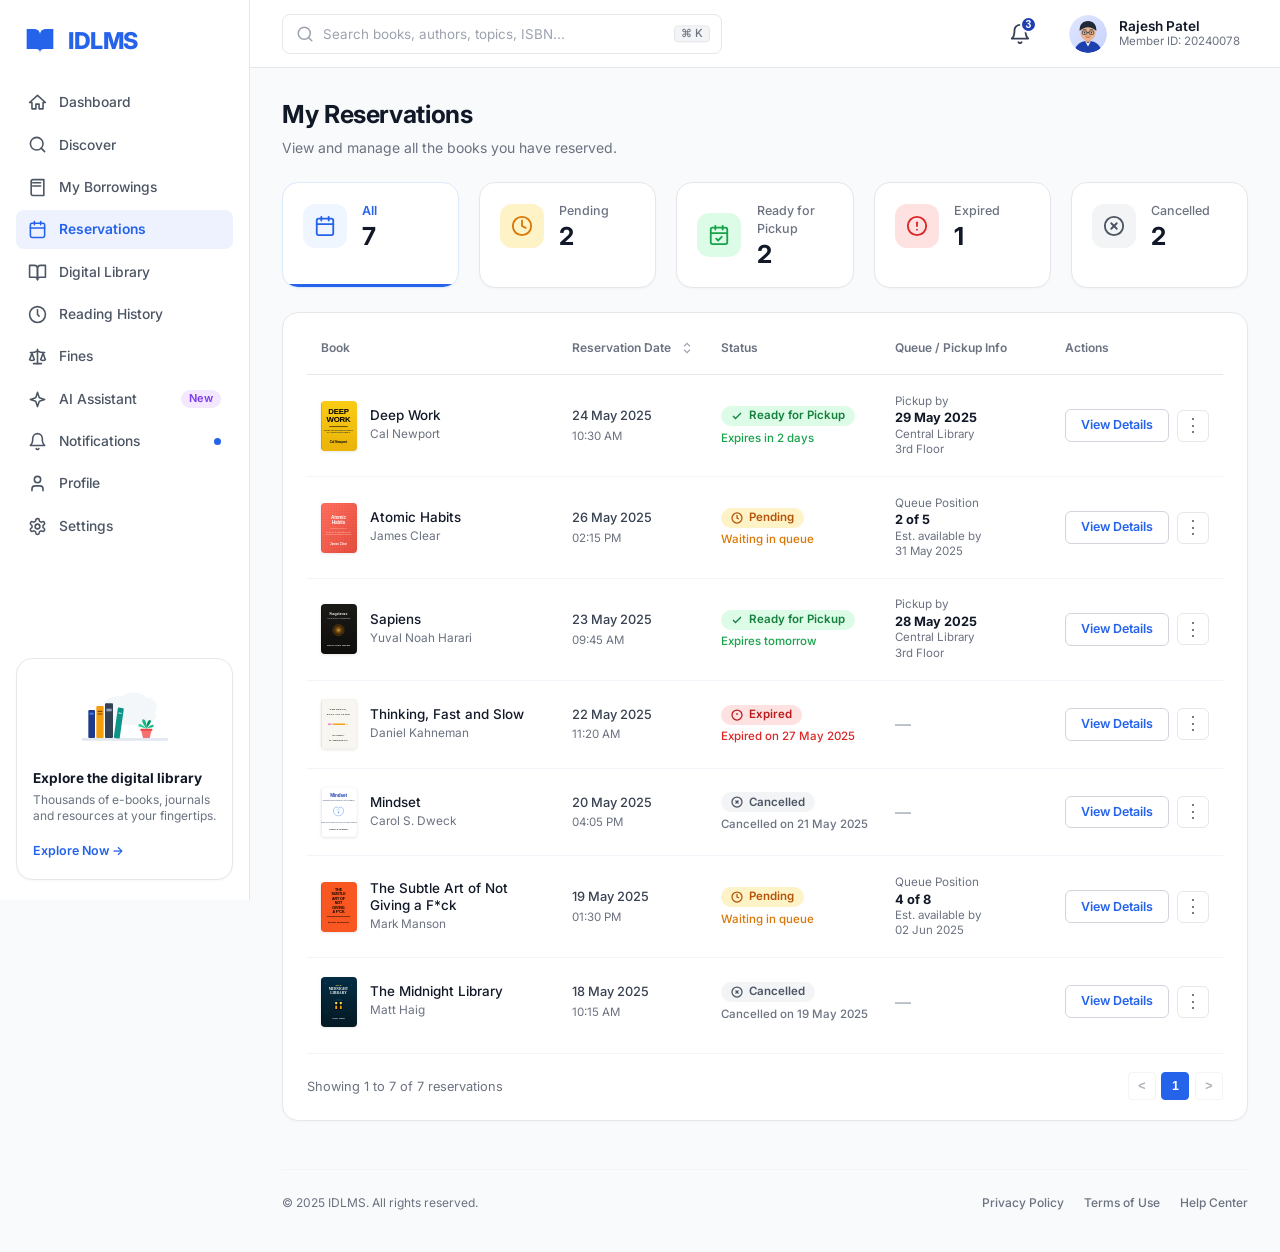
<file: reservations.html>
<!DOCTYPE html>
<html lang="en">

<head>
    <meta charset="UTF-8">
    <meta name="viewport" content="width=device-width, initial-scale=1.0">
    <title>IDLMS - My Reservations</title>
    <link rel="stylesheet" href="css/global.css">
    <link rel="stylesheet" href="css/components.css">
    <link rel="stylesheet" href="css/reservations.css">
</head>

<body>
    <div class="app-layout">
        <!-- ==================== SIDEBAR ==================== -->
        <aside class="sidebar">
            <div class="sidebar-top-group">
                <!-- Logo -->
                <div class="sidebar-header">
                    <a href="dashboard.html" class="sidebar-logo">
                        <svg xmlns="http://www.w3.org/2000/svg" viewBox="0 0 24 24" fill="currentColor">
                            <path d="M2 3h6a4 4 0 0 1 4 4v14a3 3 0 0 0-3-3H2z"></path>
                            <path d="M22 3h-6a4 4 0 0 0-4 4v14a3 3 0 0 1 3-3h7z"></path>
                        </svg>
                        IDLMS
                    </a>
                </div>

                <!-- Navigation Links -->
                <nav class="sidebar-nav">
                    <a href="dashboard.html" class="nav-link">
                        <svg xmlns="http://www.w3.org/2000/svg" viewBox="0 0 24 24" fill="none" stroke="currentColor"
                            stroke-width="2" stroke-linecap="round" stroke-linejoin="round">
                            <path d="M10 20v-6h4v6h5v-8h3L12 3 2 12h3v8z"></path>
                        </svg>
                        <span>Dashboard</span>
                    </a>

                    <a href="discover.html" class="nav-link">
                        <svg xmlns="http://www.w3.org/2000/svg" viewBox="0 0 24 24" fill="none" stroke="currentColor"
                            stroke-width="2" stroke-linecap="round" stroke-linejoin="round">
                            <circle cx="11" cy="11" r="8"></circle>
                            <line x1="21" y1="21" x2="16.65" y2="16.65"></line>
                        </svg>
                        <span>Discover</span>
                    </a>

                    <a href="borrowings.html" class="nav-link">
                        <svg xmlns="http://www.w3.org/2000/svg" viewBox="0 0 24 24" fill="none" stroke="currentColor"
                            stroke-width="2" stroke-linecap="round" stroke-linejoin="round">
                            <path d="M4 19.5v-15A2.5 2.5 0 0 1 6.5 2H20v20H6.5a2.5 2.5 0 0 1-2.5-2.5Z"></path>
                            <path d="M6 6h10"></path>
                            <path d="M6 10h10"></path>
                        </svg>
                        <span>My Borrowings</span>
                    </a>

                    <a href="reservations.html" class="nav-link active">
                        <svg xmlns="http://www.w3.org/2000/svg" viewBox="0 0 24 24" fill="none" stroke="currentColor"
                            stroke-width="2" stroke-linecap="round" stroke-linejoin="round">
                            <rect width="18" height="18" x="3" y="4" rx="2" ry="2"></rect>
                            <line x1="16" x2="16" y1="2" y2="6"></line>
                            <line x1="8" x2="8" y1="2" y2="6"></line>
                            <line x1="3" x2="21" y1="10" y2="10"></line>
                        </svg>
                        <span>Reservations</span>
                    </a>

                    <a href="digital-library.html" class="nav-link">
                        <svg xmlns="http://www.w3.org/2000/svg" viewBox="0 0 24 24" fill="none" stroke="currentColor"
                            stroke-width="2" stroke-linecap="round" stroke-linejoin="round">
                            <path d="M2 3h6a4 4 0 0 1 4 4v14a3 3 0 0 0-3-3H2z"></path>
                            <path d="M22 3h-6a4 4 0 0 0-4 4v14a3 3 0 0 1 3-3h7z"></path>
                        </svg>
                        <span>Digital Library</span>
                    </a>

                    <a href="reading-history.html" class="nav-link">
                        <svg xmlns="http://www.w3.org/2000/svg" viewBox="0 0 24 24" fill="none" stroke="currentColor"
                            stroke-width="2" stroke-linecap="round" stroke-linejoin="round">
                            <circle cx="12" cy="12" r="10"></circle>
                            <polyline points="12 6 12 12 14 14"></polyline>
                        </svg>
                        <span>Reading History</span>
                    </a>

                    <a href="fines.html" class="nav-link">
                        <svg xmlns="http://www.w3.org/2000/svg" viewBox="0 0 24 24" fill="none" stroke="currentColor"
                            stroke-width="2" stroke-linecap="round" stroke-linejoin="round">
                            <path d="m16 16 3-8 3 8c-.87.65-1.92 1-3 1s-2.13-.35-3-1Z"></path>
                            <path d="m2 16 3-8 3 8c-.87.65-1.92 1-3 1s-2.13-.35-3-1Z"></path>
                            <path d="M7 21h10"></path>
                            <path d="M12 3v18"></path>
                            <path d="M3 7h2c2 0 5-1 7-2 2 1 5 2 7 2h2"></path>
                        </svg>
                        <span>Fines</span>
                    </a>

                    <a href="#" class="nav-link">
                        <svg xmlns="http://www.w3.org/2000/svg" viewBox="0 0 24 24" fill="none" stroke="currentColor"
                            stroke-width="2" stroke-linecap="round" stroke-linejoin="round">
                            <path
                                d="m12 3-1.9 5.8a2 2 0 0 1-1.3 1.3L3 12l5.8 1.9a2 2 0 0 1 1.3 1.3L12 21l1.9-5.8a2 2 0 0 1 1.3-1.3L21 12l-5.8-1.9a2 2 0 0 1-1.3-1.3Z">
                            </path>
                        </svg>
                        <span>AI Assistant</span>
                        <span class="nav-badge nav-badge-purple">New</span>
                    </a>

                    <a href="#" class="nav-link">
                        <svg xmlns="http://www.w3.org/2000/svg" viewBox="0 0 24 24" fill="none" stroke="currentColor"
                            stroke-width="2" stroke-linecap="round" stroke-linejoin="round">
                            <path d="M6 8a6 6 0 0 1 12 0c0 7 3 9 3 9H3s3-2 3-9"></path>
                            <path d="M10.3 21a1.94 1.94 0 0 0 3.4 0"></path>
                        </svg>
                        <span>Notifications</span>
                        <span class="nav-dot"></span>
                    </a>

                    <a href="#" class="nav-link">
                        <svg xmlns="http://www.w3.org/2000/svg" viewBox="0 0 24 24" fill="none" stroke="currentColor"
                            stroke-width="2" stroke-linecap="round" stroke-linejoin="round">
                            <path d="M19 21v-2a4 4 0 0 0-4-4H9a4 4 0 0 0-4 4v2"></path>
                            <circle cx="12" cy="7" r="4"></circle>
                        </svg>
                        <span>Profile</span>
                    </a>

                    <a href="#" class="nav-link">
                        <svg xmlns="http://www.w3.org/2000/svg" viewBox="0 0 24 24" fill="none" stroke="currentColor"
                            stroke-width="2" stroke-linecap="round" stroke-linejoin="round">
                            <path
                                d="M12.22 2h-.44a2 2 0 0 0-2 2v.18a2 2 0 0 1-1 1.73l-.43.25a2 2 0 0 1-2 0l-.15-.08a2 2 0 0 0-2.73.73l-.22.38a2 2 0 0 0 .73 2.73l.15.1a2 2 0 0 1 1 1.72v.51a2 2 0 0 1-1 1.74l-.15.09a2 2 0 0 0-.73 2.73l.22.38a2 2 0 0 0 2.73.73l.15-.08a2 2 0 0 1 2 0l.43.25a2 2 0 0 1 1 1.73V20a2 2 0 0 0 2 2h.44a2 2 0 0 0 2-2v-.18a2 2 0 0 1 1-1.73l.43-.25a2 2 0 0 1 2 0l.15.08a2 2 0 0 0 2.73-.73l.22-.39a2 2 0 0 0-.73-2.73l-.15-.08a2 2 0 0 1-1-1.74v-.5a2 2 0 0 1 1-1.74l.15-.09a2 2 0 0 0 .73-2.73l-.22-.38a2 2 0 0 0-2.73-.73l-.15.08a2 2 0 0 1-2 0l-.43-.25a2 2 0 0 1-1-1.73V4a2 2 0 0 0-2-2z">
                            </path>
                            <circle cx="12" cy="12" r="3"></circle>
                        </svg>
                        <span>Settings</span>
                    </a>
                </nav>
            </div>

            <!-- Bottom Promo Card -->
            <div class="sidebar-promo">
                <div class="sidebar-promo-img-wrap">
                    <img src="assets/images/digital-lib-promo.svg" alt="Explore the digital library">
                </div>
                <h4>Explore the digital library</h4>
                <p>Thousands of e-books, journals and resources at your fingertips.</p>
                <a href="digital-library.html">Explore Now &rarr;</a>
            </div>
        </aside>

        <!-- ==================== MAIN CONTENT WRAPPER ==================== -->
        <div class="main-wrapper">
            <!-- Top Header -->
            <header class="top-header">
                <form class="header-search" id="headerSearchForm" action="search-results.html" method="GET">
                    <svg class="header-search-icon" xmlns="http://www.w3.org/2000/svg" viewBox="0 0 24 24" fill="none"
                        stroke="currentColor" stroke-width="2" stroke-linecap="round" stroke-linejoin="round">
                        <circle cx="11" cy="11" r="8"></circle>
                        <line x1="21" y1="21" x2="16.65" y2="16.65"></line>
                    </svg>
                    <input type="text" name="q" id="globalSearchInput" class="header-search-input"
                        placeholder="Search books, authors, topics, ISBN...">
                    <span class="search-shortcut-kbd">&#8984; K</span>
                </form>

                <div class="header-right">
                    <!-- Notifications -->
                    <div class="dropdown-container">
                        <button type="button" class="header-notification-btn" id="notifBtn" title="Notifications">
                            <svg xmlns="http://www.w3.org/2000/svg" viewBox="0 0 24 24" fill="none"
                                stroke="currentColor" stroke-width="2" stroke-linecap="round" stroke-linejoin="round">
                                <path d="M6 8a6 6 0 0 1 12 0c0 7 3 9 3 9H3s3-2 3-9"></path>
                                <path d="M10.3 21a1.94 1.94 0 0 0 3.4 0"></path>
                            </svg>
                            <span class="notification-count-badge">3</span>
                        </button>
                        <div class="popover-menu" id="notifMenu" style="width: 280px;">
                            <div
                                style="padding: 0.5rem 1rem; font-weight: 700; font-size: 0.85rem; border-bottom: 1px solid #E5E7EB;">
                                Notifications (3)
                            </div>
                            <div class="popover-item"
                                style="flex-direction: column; align-items: flex-start; gap: 2px;">
                                <span style="font-weight: 600; color: #111827;">Book Due in 2 days</span>
                                <span style="font-size: 0.72rem; color: #6B7280;">Deep Work is due on 26 May 2025</span>
                            </div>
                            <div class="popover-item"
                                style="flex-direction: column; align-items: flex-start; gap: 2px;">
                                <span style="font-weight: 600; color: #111827;">Reservation Available</span>
                                <span style="font-size: 0.72rem; color: #6B7280;">Thinking, Fast and Slow is ready for
                                    pickup</span>
                            </div>
                            <div class="popover-item"
                                style="flex-direction: column; align-items: flex-start; gap: 2px;">
                                <span style="font-weight: 600; color: #DC2626;">Fine Reminder</span>
                                <span style="font-size: 0.72rem; color: #6B7280;">Outstanding library balance:
                                    ₹120</span>
                            </div>
                        </div>
                    </div>

                    <!-- User Profile -->
                    <div class="dropdown-container">
                        <div class="user-profile-widget" id="profileWidget">
                            <img src="assets/images/avatar.svg" alt="Rajesh Patel" class="user-avatar-img">
                            <div class="user-meta">
                                <span class="user-name">Rajesh Patel</span>
                                <span class="user-member-id">Member ID: 20240078</span>
                            </div>
                        </div>
                        <div class="popover-menu" id="profileMenu">
                            <a href="#" class="popover-item">
                                <svg xmlns="http://www.w3.org/2000/svg" viewBox="0 0 24 24" fill="none"
                                    stroke="currentColor" stroke-width="2">
                                    <path d="M19 21v-2a4 4 0 0 0-4-4H9a4 4 0 0 0-4 4v2"></path>
                                    <circle cx="12" cy="7" r="4"></circle>
                                </svg>
                                <span>My Profile</span>
                            </a>
                            <a href="borrowings.html" class="popover-item">
                                <svg xmlns="http://www.w3.org/2000/svg" viewBox="0 0 24 24" fill="none"
                                    stroke="currentColor" stroke-width="2">
                                    <path d="M4 19.5v-15A2.5 2.5 0 0 1 6.5 2H20v20H6.5a2.5 2.5 0 0 1-2.5-2.5Z"></path>
                                </svg>
                                <span>Borrowing History</span>
                            </a>
                            <a href="reservations.html" class="popover-item">
                                <svg xmlns="http://www.w3.org/2000/svg" viewBox="0 0 24 24" fill="none"
                                    stroke="currentColor" stroke-width="2">
                                    <rect width="18" height="18" x="3" y="4" rx="2" ry="2"></rect>
                                    <line x1="16" x2="16" y1="2" y2="6"></line>
                                    <line x1="8" x2="8" y1="2" y2="6"></line>
                                    <line x1="3" x2="21" y1="10" y2="10"></line>
                                </svg>
                                <span>My Reservations</span>
                            </a>
                            <a href="#" class="popover-item">
                                <svg xmlns="http://www.w3.org/2000/svg" viewBox="0 0 24 24" fill="none"
                                    stroke="currentColor" stroke-width="2">
                                    <circle cx="12" cy="12" r="3"></circle>
                                    <path
                                        d="M12.22 2h-.44a2 2 0 0 0-2 2v.18a2 2 0 0 1-1 1.73l-.43.25a2 2 0 0 1-2 0l-.15-.08a2 2 0 0 0-2.73.73l-.22.38a2 2 0 0 0 .73 2.73l.15.1a2 2 0 0 1 1 1.72v.51a2 2 0 0 1-1 1.74l-.15.09a2 2 0 0 0-.73 2.73l.22.38a2 2 0 0 0 2.73.73l.15-.08a2 2 0 0 1 2 0l.43.25a2 2 0 0 1 1 1.73V20a2 2 0 0 0 2 2h.44a2 2 0 0 0 2-2v-.18a2 2 0 0 1 1-1.73l.43-.25a2 2 0 0 1 2 0l.15.08a2 2 0 0 0 2.73-.73l.22-.39a2 2 0 0 0-.73-2.73l-.15-.08a2 2 0 0 1-1-1.74v-.5a2 2 0 0 1 1-1.74l.15-.09a2 2 0 0 0 .73-2.73l-.22-.38a2 2 0 0 0-2.73-.73l-.15.08a2 2 0 0 1-2 0l-.43-.25a2 2 0 0 1-1-1.73V4a2 2 0 0 0-2-2z">
                                    </path>
                                </svg>
                                <span>Account Settings</span>
                            </a>
                            <div class="popover-divider"></div>
                            <a href="index.html" class="popover-item" style="color: #DC2626;">
                                <svg xmlns="http://www.w3.org/2000/svg" viewBox="0 0 24 24" fill="none"
                                    stroke="currentColor" stroke-width="2" style="color: #DC2626;">
                                    <path d="M9 21H5a2 2 0 0 1-2-2V5a2 2 0 0 1 2-2h4"></path>
                                    <polyline points="16 17 21 12 16 7"></polyline>
                                    <line x1="21" y1="12" x2="9" y2="12"></line>
                                </svg>
                                <span>Sign Out</span>
                            </a>
                        </div>
                    </div>
                </div>
            </header>

            <!-- Main Reservations Content -->
            <main class="reservations-main">
                <!-- Page Header -->
                <div class="reservations-header-section">
                    <h1 class="reservations-page-title">My Reservations</h1>
                    <p class="reservations-page-subtitle">View and manage all the books you have reserved.</p>
                </div>

                <!-- Top Row: 5 KPI Filter Cards -->
                <div class="reservations-kpi-grid">
                    <!-- Card 1: All -->
                    <div class="reservation-kpi-card active" data-filter="all">
                        <div class="res-kpi-inner">
                            <div class="res-kpi-icon res-icon-blue">
                                <svg xmlns="http://www.w3.org/2000/svg" viewBox="0 0 24 24" fill="none"
                                    stroke="currentColor" stroke-width="2" stroke-linecap="round"
                                    stroke-linejoin="round">
                                    <rect width="18" height="18" x="3" y="4" rx="2" ry="2"></rect>
                                    <line x1="16" x2="16" y1="2" y2="6"></line>
                                    <line x1="8" x2="8" y1="2" y2="6"></line>
                                    <line x1="3" x2="21" y1="10" y2="10"></line>
                                </svg>
                            </div>
                            <div class="res-kpi-content">
                                <span class="res-kpi-label">All</span>
                                <span class="res-kpi-value" id="countAll">7</span>
                            </div>
                        </div>
                        <div class="res-kpi-indicator"></div>
                    </div>

                    <!-- Card 2: Pending -->
                    <div class="reservation-kpi-card" data-filter="pending">
                        <div class="res-kpi-inner">
                            <div class="res-kpi-icon res-icon-amber">
                                <svg xmlns="http://www.w3.org/2000/svg" viewBox="0 0 24 24" fill="none"
                                    stroke="currentColor" stroke-width="2" stroke-linecap="round"
                                    stroke-linejoin="round">
                                    <circle cx="12" cy="12" r="10"></circle>
                                    <polyline points="12 6 12 12 16 14"></polyline>
                                </svg>
                            </div>
                            <div class="res-kpi-content">
                                <span class="res-kpi-label">Pending</span>
                                <span class="res-kpi-value" id="countPending">2</span>
                            </div>
                        </div>
                        <div class="res-kpi-indicator"></div>
                    </div>

                    <!-- Card 3: Ready for Pickup -->
                    <div class="reservation-kpi-card" data-filter="ready">
                        <div class="res-kpi-inner">
                            <div class="res-kpi-icon res-icon-green">
                                <svg xmlns="http://www.w3.org/2000/svg" viewBox="0 0 24 24" fill="none"
                                    stroke="currentColor" stroke-width="2" stroke-linecap="round"
                                    stroke-linejoin="round">
                                    <path d="M8 2v4"></path>
                                    <path d="M16 2v4"></path>
                                    <rect width="18" height="18" x="3" y="4" rx="2"></rect>
                                    <path d="M3 10h18"></path>
                                    <path d="m9 16 2 2 4-4"></path>
                                </svg>
                            </div>
                            <div class="res-kpi-content">
                                <span class="res-kpi-label">Ready for Pickup</span>
                                <span class="res-kpi-value" id="countReady">2</span>
                            </div>
                        </div>
                        <div class="res-kpi-indicator"></div>
                    </div>

                    <!-- Card 4: Expired -->
                    <div class="reservation-kpi-card" data-filter="expired">
                        <div class="res-kpi-inner">
                            <div class="res-kpi-icon res-icon-rose">
                                <svg xmlns="http://www.w3.org/2000/svg" viewBox="0 0 24 24" fill="none"
                                    stroke="currentColor" stroke-width="2" stroke-linecap="round"
                                    stroke-linejoin="round">
                                    <circle cx="12" cy="12" r="10"></circle>
                                    <line x1="12" x2="12" y1="8" y2="12"></line>
                                    <line x1="12" x2="12.01" y1="16" y2="16"></line>
                                </svg>
                            </div>
                            <div class="res-kpi-content">
                                <span class="res-kpi-label">Expired</span>
                                <span class="res-kpi-value" id="countExpired">1</span>
                            </div>
                        </div>
                        <div class="res-kpi-indicator"></div>
                    </div>

                    <!-- Card 5: Cancelled -->
                    <div class="reservation-kpi-card" data-filter="cancelled">
                        <div class="res-kpi-inner">
                            <div class="res-kpi-icon res-icon-gray">
                                <svg xmlns="http://www.w3.org/2000/svg" viewBox="0 0 24 24" fill="none"
                                    stroke="currentColor" stroke-width="2" stroke-linecap="round"
                                    stroke-linejoin="round">
                                    <circle cx="12" cy="12" r="10"></circle>
                                    <line x1="15" x2="9" y1="9" y2="15"></line>
                                    <line x1="9" x2="15" y1="9" y2="15"></line>
                                </svg>
                            </div>
                            <div class="res-kpi-content">
                                <span class="res-kpi-label">Cancelled</span>
                                <span class="res-kpi-value" id="countCancelled">2</span>
                            </div>
                        </div>
                        <div class="res-kpi-indicator"></div>
                    </div>
                </div>

                <!-- Main White Card: Reservations Table -->
                <div class="reservations-table-card">
                    <div class="table-responsive">
                        <table class="reservations-table" id="reservationsTable">
                            <thead>
                                <tr>
                                    <th class="col-book">Book</th>
                                    <th class="col-date sortable" id="sortDateHeader" title="Click to sort by date">
                                        <span>Reservation Date</span>
                                        <svg class="sort-icon" xmlns="http://www.w3.org/2000/svg" width="14" height="14"
                                            viewBox="0 0 24 24" fill="none" stroke="currentColor" stroke-width="2">
                                            <polyline points="7 15 12 20 17 15"></polyline>
                                            <polyline points="7 9 12 4 17 9"></polyline>
                                        </svg>
                                    </th>
                                    <th class="col-status">Status</th>
                                    <th class="col-info">Queue / Pickup Info</th>
                                    <th class="col-actions">Actions</th>
                                </tr>
                            </thead>
                            <tbody id="reservationsTableBody">
                                <!-- Row 1: Deep Work -->
                                <tr data-status="ready" data-book-id="deep-work" data-date="2025-05-24T10:30">
                                    <td>
                                        <div class="res-book-cell">
                                            <a href="book-details.html?id=deep-work&from=reservations"
                                                class="book-cover-link">
                                                <img src="assets/images/covers/deep-work.svg" alt="Deep Work"
                                                    class="res-book-thumb">
                                            </a>
                                            <div class="res-book-meta">
                                                <span class="res-book-title"><a
                                                        href="book-details.html?id=deep-work&from=reservations">Deep
                                                        Work</a></span>
                                                <span class="res-book-author">Cal Newport</span>
                                            </div>
                                        </div>
                                    </td>
                                    <td>
                                        <div class="res-date-cell">
                                            <span class="res-date-main">24 May 2025</span>
                                            <span class="res-date-sub">10:30 AM</span>
                                        </div>
                                    </td>
                                    <td>
                                        <div class="res-status-cell">
                                            <span class="res-badge res-badge-ready">
                                                <svg xmlns="http://www.w3.org/2000/svg" viewBox="0 0 24 24" fill="none"
                                                    stroke="currentColor" stroke-width="2.5">
                                                    <polyline points="20 6 9 17 4 12"></polyline>
                                                </svg>
                                                Ready for Pickup
                                            </span>
                                            <span class="res-subtext res-subtext-green">Expires in 2 days</span>
                                        </div>
                                    </td>
                                    <td>
                                        <div class="pickup-info-wrap">
                                            <span class="pickup-label">Pickup by</span>
                                            <span class="pickup-bold">29 May 2025</span>
                                            <span class="pickup-loc">Central Library</span>
                                            <span class="pickup-floor">3rd Floor</span>
                                        </div>
                                    </td>
                                    <td>
                                        <div class="res-actions-wrap">
                                            <a href="book-details.html?id=deep-work&from=reservations"
                                                class="btn-res-view">View Details</a>
                                            <div class="dropdown-container">
                                                <button type="button" class="btn-res-dots"
                                                    title="Options">&#8942;</button>
                                                <div class="popover-menu">
                                                    <a href="#" class="popover-item btn-cancel-res"
                                                        style="color: #DC2626;">Cancel Reservation</a>
                                                    <a href="#" class="popover-item">Download Slip</a>
                                                    <a href="#" class="popover-item">Report Issue</a>
                                                </div>
                                            </div>
                                        </div>
                                    </td>
                                </tr>

                                <!-- Row 2: Atomic Habits -->
                                <tr data-status="pending" data-book-id="atomic-habits" data-date="2025-05-26T14:15">
                                    <td>
                                        <div class="res-book-cell">
                                            <a href="book-details.html?id=atomic-habits&from=reservations"
                                                class="book-cover-link">
                                                <img src="assets/images/covers/atomic-habits.svg" alt="Atomic Habits"
                                                    class="res-book-thumb">
                                            </a>
                                            <div class="res-book-meta">
                                                <span class="res-book-title"><a
                                                        href="book-details.html?id=atomic-habits&from=reservations">Atomic
                                                        Habits</a></span>
                                                <span class="res-book-author">James Clear</span>
                                            </div>
                                        </div>
                                    </td>
                                    <td>
                                        <div class="res-date-cell">
                                            <span class="res-date-main">26 May 2025</span>
                                            <span class="res-date-sub">02:15 PM</span>
                                        </div>
                                    </td>
                                    <td>
                                        <div class="res-status-cell">
                                            <span class="res-badge res-badge-pending">
                                                <svg xmlns="http://www.w3.org/2000/svg" viewBox="0 0 24 24" fill="none"
                                                    stroke="currentColor" stroke-width="2.5">
                                                    <circle cx="12" cy="12" r="10"></circle>
                                                    <polyline points="12 6 12 12 16 14"></polyline>
                                                </svg>
                                                Pending
                                            </span>
                                            <span class="res-subtext res-subtext-amber">Waiting in queue</span>
                                        </div>
                                    </td>
                                    <td>
                                        <div class="pickup-info-wrap">
                                            <span class="pickup-label">Queue Position</span>
                                            <span class="pickup-bold">2 of 5</span>
                                            <span class="pickup-loc">Est. available by</span>
                                            <span class="pickup-floor">31 May 2025</span>
                                        </div>
                                    </td>
                                    <td>
                                        <div class="res-actions-wrap">
                                            <a href="book-details.html?id=atomic-habits&from=reservations"
                                                class="btn-res-view">View Details</a>
                                            <div class="dropdown-container">
                                                <button type="button" class="btn-res-dots"
                                                    title="Options">&#8942;</button>
                                                <div class="popover-menu">
                                                    <a href="#" class="popover-item btn-cancel-res"
                                                        style="color: #DC2626;">Cancel Reservation</a>
                                                    <a href="#" class="popover-item">Download Slip</a>
                                                    <a href="#" class="popover-item">Report Issue</a>
                                                </div>
                                            </div>
                                        </div>
                                    </td>
                                </tr>

                                <!-- Row 3: Sapiens -->
                                <tr data-status="ready" data-book-id="sapiens" data-date="2025-05-23T09:45">
                                    <td>
                                        <div class="res-book-cell">
                                            <a href="book-details.html?id=sapiens&from=reservations"
                                                class="book-cover-link">
                                                <img src="assets/images/covers/sapiens.svg" alt="Sapiens"
                                                    class="res-book-thumb">
                                            </a>
                                            <div class="res-book-meta">
                                                <span class="res-book-title"><a
                                                        href="book-details.html?id=sapiens&from=reservations">Sapiens</a></span>
                                                <span class="res-book-author">Yuval Noah Harari</span>
                                            </div>
                                        </div>
                                    </td>
                                    <td>
                                        <div class="res-date-cell">
                                            <span class="res-date-main">23 May 2025</span>
                                            <span class="res-date-sub">09:45 AM</span>
                                        </div>
                                    </td>
                                    <td>
                                        <div class="res-status-cell">
                                            <span class="res-badge res-badge-ready">
                                                <svg xmlns="http://www.w3.org/2000/svg" viewBox="0 0 24 24" fill="none"
                                                    stroke="currentColor" stroke-width="2.5">
                                                    <polyline points="20 6 9 17 4 12"></polyline>
                                                </svg>
                                                Ready for Pickup
                                            </span>
                                            <span class="res-subtext res-subtext-green">Expires tomorrow</span>
                                        </div>
                                    </td>
                                    <td>
                                        <div class="pickup-info-wrap">
                                            <span class="pickup-label">Pickup by</span>
                                            <span class="pickup-bold">28 May 2025</span>
                                            <span class="pickup-loc">Central Library</span>
                                            <span class="pickup-floor">3rd Floor</span>
                                        </div>
                                    </td>
                                    <td>
                                        <div class="res-actions-wrap">
                                            <a href="book-details.html?id=sapiens&from=reservations"
                                                class="btn-res-view">View Details</a>
                                            <div class="dropdown-container">
                                                <button type="button" class="btn-res-dots"
                                                    title="Options">&#8942;</button>
                                                <div class="popover-menu">
                                                    <a href="#" class="popover-item btn-cancel-res"
                                                        style="color: #DC2626;">Cancel Reservation</a>
                                                    <a href="#" class="popover-item">Download Slip</a>
                                                    <a href="#" class="popover-item">Report Issue</a>
                                                </div>
                                            </div>
                                        </div>
                                    </td>
                                </tr>

                                <!-- Row 4: Thinking, Fast and Slow -->
                                <tr data-status="expired" data-book-id="thinking-fast" data-date="2025-05-22T11:20">
                                    <td>
                                        <div class="res-book-cell">
                                            <a href="book-details.html?id=thinking-fast&from=reservations"
                                                class="book-cover-link">
                                                <img src="assets/images/covers/thinking-fast.svg"
                                                    alt="Thinking, Fast and Slow" class="res-book-thumb">
                                            </a>
                                            <div class="res-book-meta">
                                                <span class="res-book-title"><a
                                                        href="book-details.html?id=thinking-fast&from=reservations">Thinking,
                                                        Fast and Slow</a></span>
                                                <span class="res-book-author">Daniel Kahneman</span>
                                            </div>
                                        </div>
                                    </td>
                                    <td>
                                        <div class="res-date-cell">
                                            <span class="res-date-main">22 May 2025</span>
                                            <span class="res-date-sub">11:20 AM</span>
                                        </div>
                                    </td>
                                    <td>
                                        <div class="res-status-cell">
                                            <span class="res-badge res-badge-expired">
                                                <svg xmlns="http://www.w3.org/2000/svg" viewBox="0 0 24 24" fill="none"
                                                    stroke="currentColor" stroke-width="2.5">
                                                    <circle cx="12" cy="12" r="10"></circle>
                                                    <line x1="12" x2="12" y1="8" y2="12"></line>
                                                    <line x1="12" x2="12.01" y1="16" y2="16"></line>
                                                </svg>
                                                Expired
                                            </span>
                                            <span class="res-subtext res-subtext-rose">Expired on 27 May 2025</span>
                                        </div>
                                    </td>
                                    <td>
                                        <span class="pickup-dash">&mdash;</span>
                                    </td>
                                    <td>
                                        <div class="res-actions-wrap">
                                            <a href="book-details.html?id=thinking-fast&from=reservations"
                                                class="btn-res-view">View Details</a>
                                            <div class="dropdown-container">
                                                <button type="button" class="btn-res-dots"
                                                    title="Options">&#8942;</button>
                                                <div class="popover-menu">
                                                    <a href="#" class="popover-item btn-reserve-again">Reserve Again</a>
                                                    <a href="#" class="popover-item">Download Slip</a>
                                                    <a href="#" class="popover-item">Report Issue</a>
                                                </div>
                                            </div>
                                        </div>
                                    </td>
                                </tr>

                                <!-- Row 5: Mindset -->
                                <tr data-status="cancelled" data-book-id="mindset" data-date="2025-05-20T16:05">
                                    <td>
                                        <div class="res-book-cell">
                                            <a href="book-details.html?id=mindset&from=reservations"
                                                class="book-cover-link">
                                                <img src="assets/images/covers/mindset.svg" alt="Mindset"
                                                    class="res-book-thumb">
                                            </a>
                                            <div class="res-book-meta">
                                                <span class="res-book-title"><a
                                                        href="book-details.html?id=mindset&from=reservations">Mindset</a></span>
                                                <span class="res-book-author">Carol S. Dweck</span>
                                            </div>
                                        </div>
                                    </td>
                                    <td>
                                        <div class="res-date-cell">
                                            <span class="res-date-main">20 May 2025</span>
                                            <span class="res-date-sub">04:05 PM</span>
                                        </div>
                                    </td>
                                    <td>
                                        <div class="res-status-cell">
                                            <span class="res-badge res-badge-cancelled">
                                                <svg xmlns="http://www.w3.org/2000/svg" viewBox="0 0 24 24" fill="none"
                                                    stroke="currentColor" stroke-width="2.5">
                                                    <circle cx="12" cy="12" r="10"></circle>
                                                    <line x1="15" x2="9" y1="9" y2="15"></line>
                                                    <line x1="9" x2="15" y1="9" y2="15"></line>
                                                </svg>
                                                Cancelled
                                            </span>
                                            <span class="res-subtext res-subtext-gray">Cancelled on 21 May 2025</span>
                                        </div>
                                    </td>
                                    <td>
                                        <span class="pickup-dash">&mdash;</span>
                                    </td>
                                    <td>
                                        <div class="res-actions-wrap">
                                            <a href="book-details.html?id=mindset&from=reservations"
                                                class="btn-res-view">View Details</a>
                                            <div class="dropdown-container">
                                                <button type="button" class="btn-res-dots"
                                                    title="Options">&#8942;</button>
                                                <div class="popover-menu">
                                                    <a href="#" class="popover-item btn-reserve-again">Reserve Again</a>
                                                    <a href="#" class="popover-item">Download Slip</a>
                                                    <a href="#" class="popover-item">Report Issue</a>
                                                </div>
                                            </div>
                                        </div>
                                    </td>
                                </tr>

                                <!-- Row 6: The Subtle Art of Not Giving a F*ck -->
                                <tr data-status="pending" data-book-id="subtle-art" data-date="2025-05-19T13:30">
                                    <td>
                                        <div class="res-book-cell">
                                            <a href="book-details.html?id=subtle-art&from=reservations"
                                                class="book-cover-link">
                                                <img src="assets/images/covers/subtle-art.svg"
                                                    alt="The Subtle Art of Not Giving a F*ck" class="res-book-thumb">
                                            </a>
                                            <div class="res-book-meta">
                                                <span class="res-book-title"><a
                                                        href="book-details.html?id=subtle-art&from=reservations">The
                                                        Subtle Art of Not Giving a F*ck</a></span>
                                                <span class="res-book-author">Mark Manson</span>
                                            </div>
                                        </div>
                                    </td>
                                    <td>
                                        <div class="res-date-cell">
                                            <span class="res-date-main">19 May 2025</span>
                                            <span class="res-date-sub">01:30 PM</span>
                                        </div>
                                    </td>
                                    <td>
                                        <div class="res-status-cell">
                                            <span class="res-badge res-badge-pending">
                                                <svg xmlns="http://www.w3.org/2000/svg" viewBox="0 0 24 24" fill="none"
                                                    stroke="currentColor" stroke-width="2.5">
                                                    <circle cx="12" cy="12" r="10"></circle>
                                                    <polyline points="12 6 12 12 16 14"></polyline>
                                                </svg>
                                                Pending
                                            </span>
                                            <span class="res-subtext res-subtext-amber">Waiting in queue</span>
                                        </div>
                                    </td>
                                    <td>
                                        <div class="pickup-info-wrap">
                                            <span class="pickup-label">Queue Position</span>
                                            <span class="pickup-bold">4 of 8</span>
                                            <span class="pickup-loc">Est. available by</span>
                                            <span class="pickup-floor">02 Jun 2025</span>
                                        </div>
                                    </td>
                                    <td>
                                        <div class="res-actions-wrap">
                                            <a href="book-details.html?id=subtle-art&from=reservations"
                                                class="btn-res-view">View Details</a>
                                            <div class="dropdown-container">
                                                <button type="button" class="btn-res-dots"
                                                    title="Options">&#8942;</button>
                                                <div class="popover-menu">
                                                    <a href="#" class="popover-item btn-cancel-res"
                                                        style="color: #DC2626;">Cancel Reservation</a>
                                                    <a href="#" class="popover-item">Download Slip</a>
                                                    <a href="#" class="popover-item">Report Issue</a>
                                                </div>
                                            </div>
                                        </div>
                                    </td>
                                </tr>

                                <!-- Row 7: The Midnight Library -->
                                <tr data-status="cancelled" data-book-id="midnight-library"
                                    data-date="2025-05-18T10:15">
                                    <td>
                                        <div class="res-book-cell">
                                            <a href="book-details.html?id=midnight-library&from=reservations"
                                                class="book-cover-link">
                                                <img src="assets/images/covers/midnight-library.svg"
                                                    alt="The Midnight Library" class="res-book-thumb">
                                            </a>
                                            <div class="res-book-meta">
                                                <span class="res-book-title"><a
                                                        href="book-details.html?id=midnight-library&from=reservations">The
                                                        Midnight Library</a></span>
                                                <span class="res-book-author">Matt Haig</span>
                                            </div>
                                        </div>
                                    </td>
                                    <td>
                                        <div class="res-date-cell">
                                            <span class="res-date-main">18 May 2025</span>
                                            <span class="res-date-sub">10:15 AM</span>
                                        </div>
                                    </td>
                                    <td>
                                        <div class="res-status-cell">
                                            <span class="res-badge res-badge-cancelled">
                                                <svg xmlns="http://www.w3.org/2000/svg" viewBox="0 0 24 24" fill="none"
                                                    stroke="currentColor" stroke-width="2.5">
                                                    <circle cx="12" cy="12" r="10"></circle>
                                                    <line x1="15" x2="9" y1="9" y2="15"></line>
                                                    <line x1="9" x2="15" y1="9" y2="15"></line>
                                                </svg>
                                                Cancelled
                                            </span>
                                            <span class="res-subtext res-subtext-gray">Cancelled on 19 May 2025</span>
                                        </div>
                                    </td>
                                    <td>
                                        <span class="pickup-dash">&mdash;</span>
                                    </td>
                                    <td>
                                        <div class="res-actions-wrap">
                                            <a href="book-details.html?id=midnight-library&from=reservations"
                                                class="btn-res-view">View Details</a>
                                            <div class="dropdown-container">
                                                <button type="button" class="btn-res-dots"
                                                    title="Options">&#8942;</button>
                                                <div class="popover-menu">
                                                    <a href="#" class="popover-item btn-reserve-again">Reserve Again</a>
                                                    <a href="#" class="popover-item">Download Slip</a>
                                                    <a href="#" class="popover-item">Report Issue</a>
                                                </div>
                                            </div>
                                        </div>
                                    </td>
                                </tr>
                            </tbody>
                        </table>
                    </div>

                    <!-- Table Footer -->
                    <div class="table-footer-row">
                        <span class="table-summary-text" id="resSummaryText">Showing 1 to 7 of 7 reservations</span>
                        <div class="pagination-controls">
                            <button type="button" class="page-btn" disabled>&lt;</button>
                            <button type="button" class="page-btn active">1</button>
                            <button type="button" class="page-btn" disabled>&gt;</button>
                        </div>
                    </div>
                </div>

                <!-- Footer -->
                <footer class="app-footer">
                    <div>&copy; 2025 IDLMS. All rights reserved.</div>
                    <div class="footer-nav-links">
                        <a href="#">Privacy Policy</a>
                        <a href="#">Terms of Use</a>
                        <a href="#">Help Center</a>
                    </div>
                </footer>
            </main>
        </div>
    </div>

    <!-- Toast Notification Container -->
    <div class="toast-container" id="toastContainer"></div>

    <script src="js/data.js"></script>
    <script src="js/app.js"></script>
</body>

</html>
</file>
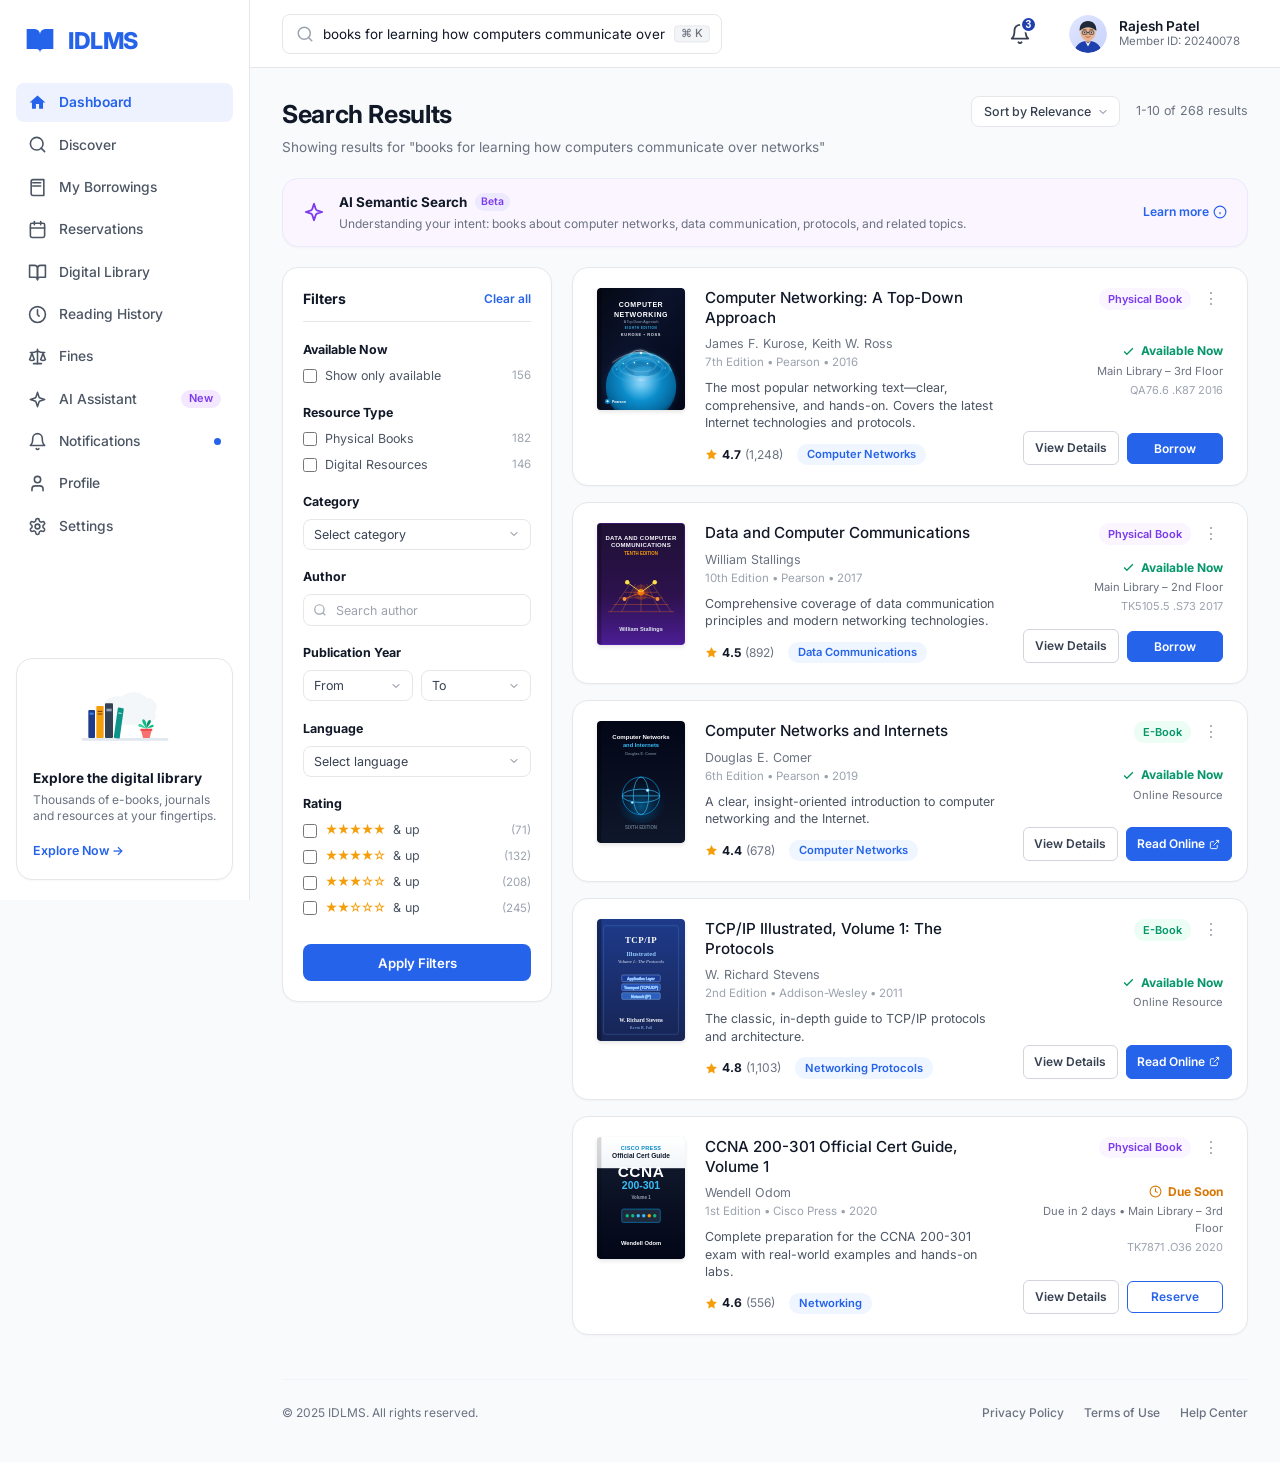
<file: search-results.html>
<!DOCTYPE html>
<html lang="en">

<head>
    <meta charset="UTF-8">
    <meta name="viewport" content="width=device-width, initial-scale=1.0">
    <title>IDLMS - Search Results</title>
    <link rel="stylesheet" href="css/global.css">
    <link rel="stylesheet" href="css/components.css">
    <link rel="stylesheet" href="css/search-results.css">
</head>

<body>
    <div class="app-layout">
        <!-- ==================== SIDEBAR ==================== -->
        <aside class="sidebar">
            <div class="sidebar-top-group">
                <!-- Logo -->
                <div class="sidebar-header">
                    <a href="dashboard.html" class="sidebar-logo">
                        <svg xmlns="http://www.w3.org/2000/svg" viewBox="0 0 24 24" fill="currentColor">
                            <path d="M2 3h6a4 4 0 0 1 4 4v14a3 3 0 0 0-3-3H2z"></path>
                            <path d="M22 3h-6a4 4 0 0 0-4 4v14a3 3 0 0 1 3-3h7z"></path>
                        </svg>
                        IDLMS
                    </a>
                </div>

                <!-- Navigation Links -->
                <nav class="sidebar-nav">
                    <a href="dashboard.html" class="nav-link active">
                        <svg xmlns="http://www.w3.org/2000/svg" viewBox="0 0 24 24" fill="currentColor">
                            <path d="M10 20v-6h4v6h5v-8h3L12 3 2 12h3v8z"></path>
                        </svg>
                        <span>Dashboard</span>
                    </a>

                    <a href="discover.html" class="nav-link">
                        <svg xmlns="http://www.w3.org/2000/svg" viewBox="0 0 24 24" fill="none" stroke="currentColor"
                            stroke-width="2" stroke-linecap="round" stroke-linejoin="round">
                            <circle cx="11" cy="11" r="8"></circle>
                            <line x1="21" y1="21" x2="16.65" y2="16.65"></line>
                        </svg>
                        <span>Discover</span>
                    </a>

                    <a href="borrowings.html" class="nav-link">
                        <svg xmlns="http://www.w3.org/2000/svg" viewBox="0 0 24 24" fill="none" stroke="currentColor"
                            stroke-width="2" stroke-linecap="round" stroke-linejoin="round">
                            <path d="M4 19.5v-15A2.5 2.5 0 0 1 6.5 2H20v20H6.5a2.5 2.5 0 0 1-2.5-2.5Z"></path>
                            <path d="M6 6h10"></path>
                            <path d="M6 10h10"></path>
                        </svg>
                        <span>My Borrowings</span>
                    </a>

                    <a href="reservations.html" class="nav-link">
                        <svg xmlns="http://www.w3.org/2000/svg" viewBox="0 0 24 24" fill="none" stroke="currentColor"
                            stroke-width="2" stroke-linecap="round" stroke-linejoin="round">
                            <rect width="18" height="18" x="3" y="4" rx="2" ry="2"></rect>
                            <line x1="16" x2="16" y1="2" y2="6"></line>
                            <line x1="8" x2="8" y1="2" y2="6"></line>
                            <line x1="3" x2="21" y1="10" y2="10"></line>
                        </svg>
                        <span>Reservations</span>
                    </a>

                    <a href="digital-library.html" class="nav-link">
                        <svg xmlns="http://www.w3.org/2000/svg" viewBox="0 0 24 24" fill="none" stroke="currentColor"
                            stroke-width="2" stroke-linecap="round" stroke-linejoin="round">
                            <path d="M2 3h6a4 4 0 0 1 4 4v14a3 3 0 0 0-3-3H2z"></path>
                            <path d="M22 3h-6a4 4 0 0 0-4 4v14a3 3 0 0 1 3-3h7z"></path>
                        </svg>
                        <span>Digital Library</span>
                    </a>

                    <a href="reading-history.html" class="nav-link">
                        <svg xmlns="http://www.w3.org/2000/svg" viewBox="0 0 24 24" fill="none" stroke="currentColor"
                            stroke-width="2" stroke-linecap="round" stroke-linejoin="round">
                            <circle cx="12" cy="12" r="10"></circle>
                            <polyline points="12 6 12 12 14 14"></polyline>
                        </svg>
                        <span>Reading History</span>
                    </a>

                    <a href="fines.html" class="nav-link">
                        <svg xmlns="http://www.w3.org/2000/svg" viewBox="0 0 24 24" fill="none" stroke="currentColor"
                            stroke-width="2" stroke-linecap="round" stroke-linejoin="round">
                            <path d="m16 16 3-8 3 8c-.87.65-1.92 1-3 1s-2.13-.35-3-1Z"></path>
                            <path d="m2 16 3-8 3 8c-.87.65-1.92 1-3 1s-2.13-.35-3-1Z"></path>
                            <path d="M7 21h10"></path>
                            <path d="M12 3v18"></path>
                            <path d="M3 7h2c2 0 5-1 7-2 2 1 5 2 7 2h2"></path>
                        </svg>
                        <span>Fines</span>
                    </a>

                    <a href="#" class="nav-link">
                        <svg xmlns="http://www.w3.org/2000/svg" viewBox="0 0 24 24" fill="none" stroke="currentColor"
                            stroke-width="2" stroke-linecap="round" stroke-linejoin="round">
                            <path
                                d="m12 3-1.9 5.8a2 2 0 0 1-1.3 1.3L3 12l5.8 1.9a2 2 0 0 1 1.3 1.3L12 21l1.9-5.8a2 2 0 0 1 1.3-1.3L21 12l-5.8-1.9a2 2 0 0 1-1.3-1.3Z">
                            </path>
                        </svg>
                        <span>AI Assistant</span>
                        <span class="nav-badge nav-badge-purple">New</span>
                    </a>

                    <a href="#" class="nav-link">
                        <svg xmlns="http://www.w3.org/2000/svg" viewBox="0 0 24 24" fill="none" stroke="currentColor"
                            stroke-width="2" stroke-linecap="round" stroke-linejoin="round">
                            <path d="M6 8a6 6 0 0 1 12 0c0 7 3 9 3 9H3s3-2 3-9"></path>
                            <path d="M10.3 21a1.94 1.94 0 0 0 3.4 0"></path>
                        </svg>
                        <span>Notifications</span>
                        <span class="nav-dot"></span>
                    </a>

                    <a href="#" class="nav-link">
                        <svg xmlns="http://www.w3.org/2000/svg" viewBox="0 0 24 24" fill="none" stroke="currentColor"
                            stroke-width="2" stroke-linecap="round" stroke-linejoin="round">
                            <path d="M19 21v-2a4 4 0 0 0-4-4H9a4 4 0 0 0-4 4v2"></path>
                            <circle cx="12" cy="7" r="4"></circle>
                        </svg>
                        <span>Profile</span>
                    </a>

                    <a href="#" class="nav-link">
                        <svg xmlns="http://www.w3.org/2000/svg" viewBox="0 0 24 24" fill="none" stroke="currentColor"
                            stroke-width="2" stroke-linecap="round" stroke-linejoin="round">
                            <path
                                d="M12.22 2h-.44a2 2 0 0 0-2 2v.18a2 2 0 0 1-1 1.73l-.43.25a2 2 0 0 1-2 0l-.15-.08a2 2 0 0 0-2.73.73l-.22.38a2 2 0 0 0 .73 2.73l.15.1a2 2 0 0 1 1 1.72v.51a2 2 0 0 1-1 1.74l-.15.09a2 2 0 0 0-.73 2.73l.22.38a2 2 0 0 0 2.73.73l.15-.08a2 2 0 0 1 2 0l.43.25a2 2 0 0 1 1 1.73V20a2 2 0 0 0 2 2h.44a2 2 0 0 0 2-2v-.18a2 2 0 0 1 1-1.73l.43-.25a2 2 0 0 1 2 0l.15.08a2 2 0 0 0 2.73-.73l.22-.39a2 2 0 0 0-.73-2.73l-.15-.08a2 2 0 0 1-1-1.74v-.5a2 2 0 0 1 1-1.74l.15-.09a2 2 0 0 0 .73-2.73l-.22-.38a2 2 0 0 0-2.73-.73l-.15.08a2 2 0 0 1-2 0l-.43-.25a2 2 0 0 1-1-1.73V4a2 2 0 0 0-2-2z">
                            </path>
                            <circle cx="12" cy="12" r="3"></circle>
                        </svg>
                        <span>Settings</span>
                    </a>
                </nav>
            </div>

            <!-- Bottom Promo Card -->
            <div class="sidebar-promo">
                <div class="sidebar-promo-img-wrap">
                    <img src="assets/images/digital-lib-promo.svg" alt="Explore the digital library">
                </div>
                <h4>Explore the digital library</h4>
                <p>Thousands of e-books, journals and resources at your fingertips.</p>
                <a href="digital-library.html">Explore Now &rarr;</a>
            </div>
        </aside>

        <!-- ==================== MAIN CONTENT WRAPPER ==================== -->
        <div class="main-wrapper">
            <!-- Top Header -->
            <header class="top-header">
                <form class="header-search" id="headerSearchForm" action="search-results.html" method="GET">
                    <svg class="header-search-icon" xmlns="http://www.w3.org/2000/svg" viewBox="0 0 24 24" fill="none"
                        stroke="currentColor" stroke-width="2" stroke-linecap="round" stroke-linejoin="round">
                        <circle cx="11" cy="11" r="8"></circle>
                        <line x1="21" y1="21" x2="16.65" y2="16.65"></line>
                    </svg>
                    <input type="text" name="q" id="globalSearchInput" class="header-search-input"
                        value="books for learning how computers communicate over networks"
                        placeholder="Search books, authors, topics, ISBN...">
                    <span class="search-shortcut-kbd">&#8984; K</span>
                </form>

                <div class="header-right">
                    <!-- Notifications -->
                    <div class="dropdown-container">
                        <button type="button" class="header-notification-btn" id="notifBtn" title="Notifications">
                            <svg xmlns="http://www.w3.org/2000/svg" viewBox="0 0 24 24" fill="none"
                                stroke="currentColor" stroke-width="2" stroke-linecap="round" stroke-linejoin="round">
                                <path d="M6 8a6 6 0 0 1 12 0c0 7 3 9 3 9H3s3-2 3-9"></path>
                                <path d="M10.3 21a1.94 1.94 0 0 0 3.4 0"></path>
                            </svg>
                            <span class="notification-count-badge">3</span>
                        </button>
                        <div class="popover-menu" id="notifMenu" style="width: 280px;">
                            <div
                                style="padding: 0.5rem 1rem; font-weight: 700; font-size: 0.85rem; border-bottom: 1px solid #E5E7EB;">
                                Notifications (3)
                            </div>
                            <div class="popover-item"
                                style="flex-direction: column; align-items: flex-start; gap: 2px;">
                                <span style="font-weight: 600; color: #111827;">Book Due in 2 days</span>
                                <span style="font-size: 0.72rem; color: #6B7280;">Deep Work is due on 26 May 2025</span>
                            </div>
                            <div class="popover-item"
                                style="flex-direction: column; align-items: flex-start; gap: 2px;">
                                <span style="font-weight: 600; color: #111827;">Reservation Available</span>
                                <span style="font-size: 0.72rem; color: #6B7280;">Thinking, Fast and Slow is ready for
                                    pickup</span>
                            </div>
                            <div class="popover-item"
                                style="flex-direction: column; align-items: flex-start; gap: 2px;">
                                <span style="font-weight: 600; color: #DC2626;">Fine Reminder</span>
                                <span style="font-size: 0.72rem; color: #6B7280;">Outstanding library balance:
                                    ₹120</span>
                            </div>
                        </div>
                    </div>

                    <!-- User Profile -->
                    <div class="dropdown-container">
                        <div class="user-profile-widget" id="profileWidget">
                            <img src="assets/images/avatar.svg" alt="Rajesh Patel" class="user-avatar-img">
                            <div class="user-meta">
                                <span class="user-name">Rajesh Patel</span>
                                <span class="user-member-id">Member ID: 20240078</span>
                            </div>
                        </div>
                        <div class="popover-menu" id="profileMenu">
                            <a href="#" class="popover-item">
                                <svg xmlns="http://www.w3.org/2000/svg" viewBox="0 0 24 24" fill="none"
                                    stroke="currentColor" stroke-width="2">
                                    <path d="M19 21v-2a4 4 0 0 0-4-4H9a4 4 0 0 0-4 4v2"></path>
                                    <circle cx="12" cy="7" r="4"></circle>
                                </svg>
                                <span>My Profile</span>
                            </a>
                            <a href="borrowings.html" class="popover-item">
                                <svg xmlns="http://www.w3.org/2000/svg" viewBox="0 0 24 24" fill="none"
                                    stroke="currentColor" stroke-width="2">
                                    <path d="M4 19.5v-15A2.5 2.5 0 0 1 6.5 2H20v20H6.5a2.5 2.5 0 0 1-2.5-2.5Z"></path>
                                </svg>
                                <span>Borrowing History</span>
                            </a>
                            <a href="#" class="popover-item">
                                <svg xmlns="http://www.w3.org/2000/svg" viewBox="0 0 24 24" fill="none"
                                    stroke="currentColor" stroke-width="2">
                                    <circle cx="12" cy="12" r="3"></circle>
                                    <path
                                        d="M12.22 2h-.44a2 2 0 0 0-2 2v.18a2 2 0 0 1-1 1.73l-.43.25a2 2 0 0 1-2 0l-.15-.08a2 2 0 0 0-2.73.73l-.22.38a2 2 0 0 0 .73 2.73l.15.1a2 2 0 0 1 1 1.72v.51a2 2 0 0 1-1 1.74l-.15.09a2 2 0 0 0-.73 2.73l.22.38a2 2 0 0 0 2.73.73l.15-.08a2 2 0 0 1 2 0l.43.25a2 2 0 0 1 1 1.73V20a2 2 0 0 0 2 2h.44a2 2 0 0 0 2-2v-.18a2 2 0 0 1 1-1.73l.43-.25a2 2 0 0 1 2 0l.15.08a2 2 0 0 0 2.73-.73l.22-.39a2 2 0 0 0-.73-2.73l-.15-.08a2 2 0 0 1-1-1.74v-.5a2 2 0 0 1 1-1.74l.15-.09a2 2 0 0 0 .73-2.73l-.22-.38a2 2 0 0 0-2.73-.73l-.15.08a2 2 0 0 1-2 0l-.43-.25a2 2 0 0 1-1-1.73V4a2 2 0 0 0-2-2z">
                                    </path>
                                </svg>
                                <span>Account Settings</span>
                            </a>
                            <div class="popover-divider"></div>
                            <a href="index.html" class="popover-item" style="color: #DC2626;">
                                <svg xmlns="http://www.w3.org/2000/svg" viewBox="0 0 24 24" fill="none"
                                    stroke="currentColor" stroke-width="2" style="color: #DC2626;">
                                    <path d="M9 21H5a2 2 0 0 1-2-2V5a2 2 0 0 1 2-2h4"></path>
                                    <polyline points="16 17 21 12 16 7"></polyline>
                                    <line x1="21" y1="12" x2="9" y2="12"></line>
                                </svg>
                                <span>Sign Out</span>
                            </a>
                        </div>
                    </div>
                </div>
            </header>

            <!-- Main Search Results Body -->
            <main class="search-results-main">
                <!-- Page Header Bar -->
                <div class="search-header-bar">
                    <div class="search-title-group">
                        <h1 class="search-page-title">Search Results</h1>
                        <p class="search-page-subtitle">Showing results for "books for learning how computers
                            communicate over networks"</p>
                    </div>

                    <div class="search-controls-right">
                        <select class="search-sort-select" id="searchSortSelect">
                            <option value="relevance">Sort by Relevance</option>
                            <option value="newest">Sort by Newest</option>
                            <option value="rating">Sort by Rating</option>
                            <option value="popularity">Sort by Popularity</option>
                        </select>
                        <span class="search-results-counter">1-10 of 268 results</span>
                    </div>
                </div>

                <!-- AI Semantic Search Callout Banner -->
                <div class="ai-semantic-banner">
                    <div class="ai-banner-left">
                        <svg class="ai-banner-icon" xmlns="http://www.w3.org/2000/svg" viewBox="0 0 24 24" fill="none"
                            stroke="currentColor" stroke-width="2" stroke-linecap="round" stroke-linejoin="round">
                            <path
                                d="m12 3-1.9 5.8a2 2 0 0 1-1.3 1.3L3 12l5.8 1.9a2 2 0 0 1 1.3 1.3L12 21l1.9-5.8a2 2 0 0 1 1.3-1.3L21 12l-5.8-1.9a2 2 0 0 1-1.3-1.3Z">
                            </path>
                        </svg>
                        <div class="ai-banner-text">
                            <div class="ai-banner-title-row">
                                <span class="ai-banner-title">AI Semantic Search</span>
                                <span class="ai-banner-badge">Beta</span>
                            </div>
                            <span class="ai-banner-desc">Understanding your intent: books about computer networks, data
                                communication, protocols, and related topics.</span>
                        </div>
                    </div>
                    <a href="#" class="ai-banner-link" id="learnMoreAiBtn">
                        <span>Learn more</span>
                        <svg xmlns="http://www.w3.org/2000/svg" width="14" height="14" viewBox="0 0 24 24" fill="none"
                            stroke="currentColor" stroke-width="2">
                            <circle cx="12" cy="12" r="10"></circle>
                            <path d="M12 16v-4"></path>
                            <path d="M12 8h.01"></path>
                        </svg>
                    </a>
                </div>

                <!-- Main Layout Grid: Filters Left + Results Right -->
                <div class="search-content-grid">
                    <!-- Filters Sidebar -->
                    <aside class="filters-sidebar-card">
                        <div class="filters-header-row">
                            <span class="filters-title">Filters</span>
                            <button type="button" class="filters-clear-btn" id="clearFiltersBtn">Clear all</button>
                        </div>

                        <!-- Available Now -->
                        <div class="filter-group">
                            <span class="filter-group-label">Available Now</span>
                            <label class="filter-checkbox-row">
                                <div class="filter-checkbox-left">
                                    <input type="checkbox" id="filterAvailable">
                                    <span>Show only available</span>
                                </div>
                                <span class="filter-count">156</span>
                            </label>
                        </div>

                        <!-- Resource Type -->
                        <div class="filter-group">
                            <span class="filter-group-label">Resource Type</span>
                            <label class="filter-checkbox-row">
                                <div class="filter-checkbox-left">
                                    <input type="checkbox">
                                    <span>Physical Books</span>
                                </div>
                                <span class="filter-count">182</span>
                            </label>
                            <label class="filter-checkbox-row">
                                <div class="filter-checkbox-left">
                                    <input type="checkbox">
                                    <span>Digital Resources</span>
                                </div>
                                <span class="filter-count">146</span>
                            </label>
                        </div>

                        <!-- Category -->
                        <div class="filter-group">
                            <span class="filter-group-label">Category</span>
                            <select class="filter-select">
                                <option value="">Select category</option>
                                <option value="cs">Computer Science</option>
                                <option value="eng">Engineering</option>
                                <option value="math">Mathematics</option>
                            </select>
                        </div>

                        <!-- Author -->
                        <div class="filter-group">
                            <span class="filter-group-label">Author</span>
                            <div class="filter-search-input-wrap">
                                <svg class="filter-search-icon" xmlns="http://www.w3.org/2000/svg" viewBox="0 0 24 24"
                                    fill="none" stroke="currentColor" stroke-width="2">
                                    <circle cx="11" cy="11" r="8"></circle>
                                    <line x1="21" y1="21" x2="16.65" y2="16.65"></line>
                                </svg>
                                <input type="text" class="filter-search-input" placeholder="Search author">
                            </div>
                        </div>

                        <!-- Publication Year -->
                        <div class="filter-group">
                            <span class="filter-group-label">Publication Year</span>
                            <div class="filter-year-row">
                                <select class="filter-select">
                                    <option value="">From</option>
                                    <option value="2024">2024</option>
                                    <option value="2020">2020</option>
                                    <option value="2015">2015</option>
                                    <option value="2010">2010</option>
                                </select>
                                <select class="filter-select">
                                    <option value="">To</option>
                                    <option value="2025">2025</option>
                                    <option value="2020">2020</option>
                                    <option value="2015">2015</option>
                                </select>
                            </div>
                        </div>

                        <!-- Language -->
                        <div class="filter-group">
                            <span class="filter-group-label">Language</span>
                            <select class="filter-select">
                                <option value="">Select language</option>
                                <option value="en">English</option>
                                <option value="es">Spanish</option>
                                <option value="fr">French</option>
                            </select>
                        </div>

                        <!-- Rating -->
                        <div class="filter-group">
                            <span class="filter-group-label">Rating</span>
                            <label class="filter-checkbox-row">
                                <div class="filter-checkbox-left">
                                    <input type="checkbox">
                                    <span class="rating-stars-gold">&#9733;&#9733;&#9733;&#9733;&#9733;</span>
                                    <span>&amp; up</span>
                                </div>
                                <span class="filter-count">(71)</span>
                            </label>
                            <label class="filter-checkbox-row">
                                <div class="filter-checkbox-left">
                                    <input type="checkbox">
                                    <span class="rating-stars-gold">&#9733;&#9733;&#9733;&#9733;&#9734;</span>
                                    <span>&amp; up</span>
                                </div>
                                <span class="filter-count">(132)</span>
                            </label>
                            <label class="filter-checkbox-row">
                                <div class="filter-checkbox-left">
                                    <input type="checkbox">
                                    <span class="rating-stars-gold">&#9733;&#9733;&#9733;&#9734;&#9734;</span>
                                    <span>&amp; up</span>
                                </div>
                                <span class="filter-count">(208)</span>
                            </label>
                            <label class="filter-checkbox-row">
                                <div class="filter-checkbox-left">
                                    <input type="checkbox">
                                    <span class="rating-stars-gold">&#9733;&#9733;&#9734;&#9734;&#9734;</span>
                                    <span>&amp; up</span>
                                </div>
                                <span class="filter-count">(245)</span>
                            </label>
                        </div>

                        <button type="button" class="btn-apply-filters" id="applyFiltersBtn">Apply Filters</button>
                    </aside>

                    <!-- Right Column: Results List -->
                    <div class="search-results-list">
                        <!-- Book 1: Computer Networking -->
                        <div class="search-result-card" data-book-id="computer-networks">
                            <img src="assets/images/covers/computer-networking.svg"
                                alt="Computer Networking: A Top-Down Approach" class="result-cover-thumb">

                            <div class="result-details-col">
                                <div>
                                    <h2 class="result-title"><a
                                            href="book-details.html?id=computer-networks&from=search-results"
                                            style="color: inherit; text-decoration: none;">Computer Networking: A
                                            Top-Down Approach</a></h2>
                                    <span class="result-authors">James F. Kurose, Keith W. Ross</span>
                                    <div class="result-meta-line">7th Edition &bull; Pearson &bull; 2016</div>
                                    <p class="result-summary-text">The most popular networking text&mdash;clear,
                                        comprehensive, and hands-on. Covers the latest Internet technologies and
                                        protocols.</p>
                                </div>

                                <div class="result-meta-bottom">
                                    <div class="result-rating-wrap">
                                        <svg viewBox="0 0 24 24">
                                            <polygon
                                                points="12 2 15.09 8.26 22 9.27 17 14.14 18.18 21.02 12 17.77 5.82 21.02 7 14.14 2 9.27 8.91 8.26 12 2">
                                            </polygon>
                                        </svg>
                                        <span>4.7</span>
                                        <span class="result-rating-count">(1,248)</span>
                                    </div>
                                    <span class="result-tag-pill">Computer Networks</span>
                                </div>
                            </div>

                            <div class="result-actions-col">
                                <div class="result-top-status">
                                    <span class="badge-res-type badge-type-physical">Physical Book</span>
                                    <button type="button" class="btn-card-dots" title="Options">&#8942;</button>
                                </div>

                                <div class="result-availability-group">
                                    <div class="availability-status-row status-available">
                                        <svg xmlns="http://www.w3.org/2000/svg" viewBox="0 0 24 24" fill="none"
                                            stroke="currentColor" stroke-width="2.5">
                                            <polyline points="20 6 9 17 4 12"></polyline>
                                        </svg>
                                        <span>Available Now</span>
                                    </div>
                                    <span class="availability-location">Main Library &ndash; 3rd Floor</span>
                                    <span class="availability-callno">QA76.6 .K87 2016</span>
                                </div>

                                <div class="result-btns-row">
                                    <a href="book-details.html?id=computer-networks&from=search-results"
                                        class="btn-result-view">View Details</a>
                                    <button type="button" class="btn-result-action" data-action="borrow"
                                        data-book="Computer Networking: A Top-Down Approach">Borrow</button>
                                </div>
                            </div>
                        </div>

                        <!-- Book 2: Data and Computer Communications -->
                        <div class="search-result-card" data-book-id="data-communications">
                            <img src="assets/images/covers/data-comm.svg" alt="Data and Computer Communications"
                                class="result-cover-thumb">

                            <div class="result-details-col">
                                <div>
                                    <h2 class="result-title"><a
                                            href="book-details.html?id=data-communications&from=search-results"
                                            style="color: inherit; text-decoration: none;">Data and Computer
                                            Communications</a></h2>
                                    <span class="result-authors">William Stallings</span>
                                    <div class="result-meta-line">10th Edition &bull; Pearson &bull; 2017</div>
                                    <p class="result-summary-text">Comprehensive coverage of data communication
                                        principles and modern networking technologies.</p>
                                </div>

                                <div class="result-meta-bottom">
                                    <div class="result-rating-wrap">
                                        <svg viewBox="0 0 24 24">
                                            <polygon
                                                points="12 2 15.09 8.26 22 9.27 17 14.14 18.18 21.02 12 17.77 5.82 21.02 7 14.14 2 9.27 8.91 8.26 12 2">
                                            </polygon>
                                        </svg>
                                        <span>4.5</span>
                                        <span class="result-rating-count">(892)</span>
                                    </div>
                                    <span class="result-tag-pill">Data Communications</span>
                                </div>
                            </div>

                            <div class="result-actions-col">
                                <div class="result-top-status">
                                    <span class="badge-res-type badge-type-physical">Physical Book</span>
                                    <button type="button" class="btn-card-dots" title="Options">&#8942;</button>
                                </div>

                                <div class="result-availability-group">
                                    <div class="availability-status-row status-available">
                                        <svg xmlns="http://www.w3.org/2000/svg" viewBox="0 0 24 24" fill="none"
                                            stroke="currentColor" stroke-width="2.5">
                                            <polyline points="20 6 9 17 4 12"></polyline>
                                        </svg>
                                        <span>Available Now</span>
                                    </div>
                                    <span class="availability-location">Main Library &ndash; 2nd Floor</span>
                                    <span class="availability-callno">TK5105.5 .S73 2017</span>
                                </div>

                                <div class="result-btns-row">
                                    <a href="book-details.html?id=data-communications&from=search-results"
                                        class="btn-result-view">View Details</a>
                                    <button type="button" class="btn-result-action" data-action="borrow"
                                        data-book="Data and Computer Communications">Borrow</button>
                                </div>
                            </div>
                        </div>

                        <!-- Book 3: Computer Networks and Internets -->
                        <div class="search-result-card" data-book-id="computer-networks-internets">
                            <img src="assets/images/covers/computer-networks-internets.svg"
                                alt="Computer Networks and Internets" class="result-cover-thumb">

                            <div class="result-details-col">
                                <div>
                                    <h2 class="result-title"><a
                                            href="book-details.html?id=computer-networks-internets&from=search-results"
                                            style="color: inherit; text-decoration: none;">Computer Networks and
                                            Internets</a></h2>
                                    <span class="result-authors">Douglas E. Comer</span>
                                    <div class="result-meta-line">6th Edition &bull; Pearson &bull; 2019</div>
                                    <p class="result-summary-text">A clear, insight-oriented introduction to computer
                                        networking and the Internet.</p>
                                </div>

                                <div class="result-meta-bottom">
                                    <div class="result-rating-wrap">
                                        <svg viewBox="0 0 24 24">
                                            <polygon
                                                points="12 2 15.09 8.26 22 9.27 17 14.14 18.18 21.02 12 17.77 5.82 21.02 7 14.14 2 9.27 8.91 8.26 12 2">
                                            </polygon>
                                        </svg>
                                        <span>4.4</span>
                                        <span class="result-rating-count">(678)</span>
                                    </div>
                                    <span class="result-tag-pill">Computer Networks</span>
                                </div>
                            </div>

                            <div class="result-actions-col">
                                <div class="result-top-status">
                                    <span class="badge-res-type badge-type-ebook">E-Book</span>
                                    <button type="button" class="btn-card-dots" title="Options">&#8942;</button>
                                </div>

                                <div class="result-availability-group">
                                    <div class="availability-status-row status-available">
                                        <svg xmlns="http://www.w3.org/2000/svg" viewBox="0 0 24 24" fill="none"
                                            stroke="currentColor" stroke-width="2.5">
                                            <polyline points="20 6 9 17 4 12"></polyline>
                                        </svg>
                                        <span>Available Now</span>
                                    </div>
                                    <span class="availability-location">Online Resource</span>
                                </div>

                                <div class="result-btns-row">
                                    <a href="book-details.html?id=computer-networks-internets&from=search-results"
                                        class="btn-result-view">View Details</a>
                                    <a href="#" class="btn-result-action" data-action="read"
                                        data-book="Computer Networks and Internets">
                                        <span>Read Online</span>
                                        <svg xmlns="http://www.w3.org/2000/svg" width="11" height="11"
                                            viewBox="0 0 24 24" fill="none" stroke="currentColor" stroke-width="2">
                                            <path d="M18 13v6a2 2 0 0 1-2 2H5a2 2 0 0 1-2-2V8a2 2 0 0 1 2-2h6"></path>
                                            <polyline points="15 3 21 3 21 9"></polyline>
                                            <line x1="10" y1="14" x2="21" y2="3"></line>
                                        </svg>
                                    </a>
                                </div>
                            </div>
                        </div>

                        <!-- Book 4: TCP/IP Illustrated -->
                        <div class="search-result-card" data-book-id="tcp-ip-illustrated">
                            <img src="assets/images/covers/tcp-ip-illustrated.svg"
                                alt="TCP/IP Illustrated, Volume 1: The Protocols" class="result-cover-thumb">

                            <div class="result-details-col">
                                <div>
                                    <h2 class="result-title"><a
                                            href="book-details.html?id=tcp-ip-illustrated&from=search-results"
                                            style="color: inherit; text-decoration: none;">TCP/IP Illustrated, Volume 1:
                                            The Protocols</a></h2>
                                    <span class="result-authors">W. Richard Stevens</span>
                                    <div class="result-meta-line">2nd Edition &bull; Addison-Wesley &bull; 2011</div>
                                    <p class="result-summary-text">The classic, in-depth guide to TCP/IP protocols and
                                        architecture.</p>
                                </div>

                                <div class="result-meta-bottom">
                                    <div class="result-rating-wrap">
                                        <svg viewBox="0 0 24 24">
                                            <polygon
                                                points="12 2 15.09 8.26 22 9.27 17 14.14 18.18 21.02 12 17.77 5.82 21.02 7 14.14 2 9.27 8.91 8.26 12 2">
                                            </polygon>
                                        </svg>
                                        <span>4.8</span>
                                        <span class="result-rating-count">(1,103)</span>
                                    </div>
                                    <span class="result-tag-pill">Networking Protocols</span>
                                </div>
                            </div>

                            <div class="result-actions-col">
                                <div class="result-top-status">
                                    <span class="badge-res-type badge-type-ebook">E-Book</span>
                                    <button type="button" class="btn-card-dots" title="Options">&#8942;</button>
                                </div>

                                <div class="result-availability-group">
                                    <div class="availability-status-row status-available">
                                        <svg xmlns="http://www.w3.org/2000/svg" viewBox="0 0 24 24" fill="none"
                                            stroke="currentColor" stroke-width="2.5">
                                            <polyline points="20 6 9 17 4 12"></polyline>
                                        </svg>
                                        <span>Available Now</span>
                                    </div>
                                    <span class="availability-location">Online Resource</span>
                                </div>

                                <div class="result-btns-row">
                                    <a href="book-details.html?id=tcp-ip-illustrated&from=search-results"
                                        class="btn-result-view">View Details</a>
                                    <a href="#" class="btn-result-action" data-action="read"
                                        data-book="TCP/IP Illustrated, Volume 1: The Protocols">
                                        <span>Read Online</span>
                                        <svg xmlns="http://www.w3.org/2000/svg" width="11" height="11"
                                            viewBox="0 0 24 24" fill="none" stroke="currentColor" stroke-width="2">
                                            <path d="M18 13v6a2 2 0 0 1-2 2H5a2 2 0 0 1-2-2V8a2 2 0 0 1 2-2h6"></path>
                                            <polyline points="15 3 21 3 21 9"></polyline>
                                            <line x1="10" y1="14" x2="21" y2="3"></line>
                                        </svg>
                                    </a>
                                </div>
                            </div>
                        </div>

                        <!-- Book 5: CCNA 200-301 -->
                        <div class="search-result-card" data-book-id="ccna-cert-guide">
                            <img src="assets/images/covers/ccna-cert-guide.svg"
                                alt="CCNA 200-301 Official Cert Guide, Volume 1" class="result-cover-thumb">

                            <div class="result-details-col">
                                <div>
                                    <h2 class="result-title"><a
                                            href="book-details.html?id=ccna-cert-guide&from=search-results"
                                            style="color: inherit; text-decoration: none;">CCNA 200-301 Official Cert
                                            Guide, Volume 1</a></h2>
                                    <span class="result-authors">Wendell Odom</span>
                                    <div class="result-meta-line">1st Edition &bull; Cisco Press &bull; 2020</div>
                                    <p class="result-summary-text">Complete preparation for the CCNA 200-301 exam with
                                        real-world examples and hands-on labs.</p>
                                </div>

                                <div class="result-meta-bottom">
                                    <div class="result-rating-wrap">
                                        <svg viewBox="0 0 24 24">
                                            <polygon
                                                points="12 2 15.09 8.26 22 9.27 17 14.14 18.18 21.02 12 17.77 5.82 21.02 7 14.14 2 9.27 8.91 8.26 12 2">
                                            </polygon>
                                        </svg>
                                        <span>4.6</span>
                                        <span class="result-rating-count">(556)</span>
                                    </div>
                                    <span class="result-tag-pill">Networking</span>
                                </div>
                            </div>

                            <div class="result-actions-col">
                                <div class="result-top-status">
                                    <span class="badge-res-type badge-type-physical">Physical Book</span>
                                    <button type="button" class="btn-card-dots" title="Options">&#8942;</button>
                                </div>

                                <div class="result-availability-group">
                                    <div class="availability-status-row status-due-soon">
                                        <svg xmlns="http://www.w3.org/2000/svg" viewBox="0 0 24 24" fill="none"
                                            stroke="currentColor" stroke-width="2">
                                            <circle cx="12" cy="12" r="10"></circle>
                                            <polyline points="12 6 12 12 16 14"></polyline>
                                        </svg>
                                        <span>Due Soon</span>
                                    </div>
                                    <span class="availability-location">Due in 2 days &bull; Main Library &ndash; 3rd
                                        Floor</span>
                                    <span class="availability-callno">TK7871 .O36 2020</span>
                                </div>

                                <div class="result-btns-row">
                                    <a href="book-details.html?id=ccna-cert-guide&from=search-results"
                                        class="btn-result-view">View Details</a>
                                    <button type="button" class="btn-result-reserve" data-action="reserve"
                                        data-book="CCNA 200-301 Official Cert Guide, Volume 1">Reserve</button>
                                </div>
                            </div>
                        </div>
                    </div>
                </div>

                <!-- Footer -->
                <footer class="app-footer">
                    <div>&copy; 2025 IDLMS. All rights reserved.</div>
                    <div class="footer-nav-links">
                        <a href="#">Privacy Policy</a>
                        <a href="#">Terms of Use</a>
                        <a href="#">Help Center</a>
                    </div>
                </footer>
            </main>
        </div>
    </div>

    <script src="js/data.js"></script>
    <script src="js/app.js"></script>
</body>

</html>
</file>
<file: css/global.css>
/* Google Fonts */
@import url('https://fonts.googleapis.com/css2?family=Inter:wght@400;500;600;700&display=swap');

:root {
    /* Colors */
    --primary: #2563EB;
    --primary-hover: #1D4ED8;
    --primary-50: #EFF6FF;
    --primary-100: #DBEAFE;
    --primary-600: #2563EB;
    
    --purple-50: #F3E8FF;
    --purple-100: #EDE9FE;
    --purple-600: #7C3AED;
    --purple-700: #6D28D9;
    
    --amber-50: #FEF3C7;
    --amber-100: #FDE68A;
    --amber-600: #D97706;
    --amber-700: #B45309;
    
    --rose-50: #FEE2E2;
    --rose-600: #E11D48;
    
    --green-50: #DCFCE7;
    --green-600: #16A34A;
    --green-700: #15803D;

    --text-dark: #111827;
    --text-body: #374151;
    --text-muted: #6B7280;
    --text-light: #9CA3AF;
    --bg-page: #F8FAFC;
    --bg-card: #FFFFFF;
    --border-color: #E5E7EB;
    --border-subtle: #F1F5F9;
    
    /* Layout Dimensions */
    --sidebar-width: 250px;
    --header-height: 68px;
    
    /* Typography */
    --font-family: 'Inter', sans-serif;
    
    /* Spacing */
    --space-1: 0.25rem;
    --space-2: 0.5rem;
    --space-3: 0.75rem;
    --space-4: 1rem;
    --space-5: 1.25rem;
    --space-6: 1.5rem;
    --space-8: 2rem;
    
    /* Border Radius */
    --radius-sm: 0.375rem;
    --radius-md: 0.5rem;
    --radius-lg: 0.75rem;
    --radius-xl: 1rem;
    --radius-2xl: 1.25rem;
    --radius-full: 9999px;
    
    /* Shadows */
    --shadow-xs: 0 1px 2px 0 rgba(0, 0, 0, 0.03);
    --shadow-sm: 0 1px 3px 0 rgba(0, 0, 0, 0.05), 0 1px 2px 0 rgba(0, 0, 0, 0.03);
    --shadow-md: 0 4px 6px -1px rgba(0, 0, 0, 0.07), 0 2px 4px -1px rgba(0, 0, 0, 0.04);
    --shadow-lg: 0 10px 15px -3px rgba(0, 0, 0, 0.08), 0 4px 6px -2px rgba(0, 0, 0, 0.04);
}

* {
    margin: 0;
    padding: 0;
    box-sizing: border-box;
}

body {
    font-family: var(--font-family);
    background-color: var(--bg-page);
    color: var(--text-dark);
    line-height: 1.5;
    -webkit-font-smoothing: antialiased;
}

/* Typography Utilities */
h1, h2, h3, h4, h5, h6 {
    font-weight: 700;
    color: var(--text-dark);
}

a {
    color: var(--primary);
    text-decoration: none;
    font-weight: 500;
    transition: color 0.2s;
}

a:hover {
    color: var(--primary-hover);
}

/* Form Controls */
.form-group {
    margin-bottom: var(--space-4);
}

.form-label {
    display: block;
    font-size: 0.875rem;
    font-weight: 600;
    margin-bottom: var(--space-2);
    color: var(--text-dark);
}

.input-wrapper {
    position: relative;
    display: flex;
    align-items: center;
}

.input-icon {
    position: absolute;
    left: 1rem;
    color: var(--text-light);
    width: 20px;
    height: 20px;
    pointer-events: none;
}

.input-icon-right {
    position: absolute;
    right: 1rem;
    color: var(--text-light);
    width: 20px;
    height: 20px;
    cursor: pointer;
}

.form-control {
    width: 100%;
    padding: 0.75rem 2.75rem; /* Space for left and right icons */
    font-size: 0.875rem;
    border: 1px solid var(--border-color);
    border-radius: var(--radius-md);
    outline: none;
    transition: border-color 0.2s, box-shadow 0.2s;
    font-family: var(--font-family);
    color: var(--text-dark);
}

.form-control::placeholder {
    color: var(--text-light);
}

.form-control:focus {
    border-color: var(--primary);
    box-shadow: 0 0 0 3px rgba(79, 70, 229, 0.1);
}

/* Buttons */
.btn {
    display: inline-flex;
    align-items: center;
    justify-content: center;
    padding: 0.75rem 1.5rem;
    font-size: 0.875rem;
    font-weight: 600;
    border-radius: var(--radius-md);
    cursor: pointer;
    transition: all 0.2s;
    border: 1px solid transparent;
    font-family: var(--font-family);
    width: 100%;
    gap: 0.5rem;
}

.btn-primary {
    background-color: var(--primary);
    color: white;
}

.btn-primary:hover {
    background-color: var(--primary-hover);
}

.btn-outline {
    background-color: transparent;
    border-color: var(--border-color);
    color: var(--text-dark);
}

.btn-outline:hover {
    background-color: #F9FAFB;
}

/* Checkbox */
.checkbox-wrapper {
    display: flex;
    align-items: center;
    gap: 0.5rem;
}

.checkbox-wrapper input[type="checkbox"] {
    width: 1rem;
    height: 1rem;
    accent-color: var(--primary);
    cursor: pointer;
}

.checkbox-wrapper label {
    font-size: 0.875rem;
    color: var(--text-muted);
    cursor: pointer;
}

/* Divider */
.divider {
    display: flex;
    align-items: center;
    text-align: center;
    margin: 1.5rem 0;
    color: var(--text-light);
    font-size: 0.875rem;
}

.divider::before,
.divider::after {
    content: '';
    flex: 1;
    border-bottom: 1px solid var(--border-color);
}

.divider::before {
    margin-right: 1em;
}

.divider::after {
    margin-left: 1em;
}
</file>
<file: css/login.css>
/* Layout specifically for the login page */
body {
    display: flex;
    flex-direction: column;
    min-height: 100vh;
    padding: 2rem;
    justify-content: center;
    align-items: center;
}

.page-wrapper {
    width: 100%;
    max-width: 1200px;
    display: flex;
    flex-direction: column;
    gap: 1.5rem;
}

.main-card {
    background-color: var(--bg-card);
    border-radius: var(--radius-2xl);
    box-shadow: var(--shadow-sm);
    display: flex;
    min-height: 700px;
    overflow: hidden;
}

/* Left Panel */
.left-panel {
    flex: 1;
    padding: 3rem 4rem;
    display: flex;
    flex-direction: column;
    justify-content: space-between;
}

.logo-container {
    display: flex;
    flex-direction: column;
    gap: 0.25rem;
}

.logo {
    display: flex;
    align-items: center;
    gap: 0.75rem;
    font-size: 1.75rem;
    font-weight: 700;
    color: #2563EB; /* Bright blue for logo */
}

.logo svg {
    width: 36px;
    height: 36px;
    color: #2563EB;
}

.logo-subtext {
    font-size: 0.875rem;
    color: var(--text-muted);
    line-height: 1.3;
    font-weight: 500;
}

.illustration-container {
    flex: 1;
    display: flex;
    align-items: center;
    justify-content: center;
    padding: 2rem 0;
}

.illustration-container img {
    max-width: 100%;
    max-height: 420px;
    object-fit: contain;
}

.left-footer h2 {
    font-size: 1.35rem;
    margin-bottom: 0.75rem;
    line-height: 1.4;
    color: var(--text-dark);
}

.left-footer p {
    font-size: 0.95rem;
    color: var(--text-light); /* Lighter gray for this specific text */
    line-height: 1.5;
    font-weight: 400;
}

/* Right Panel */
.right-panel {
    flex: 0 0 540px; /* Fixed width for form side */
    padding: 3rem;
    display: flex;
    align-items: center;
    justify-content: center;
}

.form-card {
    width: 100%;
    padding: 3rem;
    border: 1px solid var(--border-color);
    border-radius: var(--radius-xl);
    background: #FFFFFF;
}

.form-header {
    margin-bottom: 2rem;
}

.form-header h1 {
    font-size: 1.75rem;
    margin-bottom: 0.75rem;
    display: flex;
    align-items: center;
    gap: 0.5rem;
}

.form-header p {
    font-size: 0.95rem;
    color: var(--text-muted);
    line-height: 1.5;
}

.form-actions {
    display: flex;
    justify-content: space-between;
    align-items: center;
    margin-bottom: 1.5rem;
}

.form-actions a {
    font-size: 0.875rem;
}

.form-footer {
    margin-top: 2rem;
    text-align: center;
    font-size: 0.875rem;
    color: var(--text-muted);
}

.form-footer a {
    margin: 0 0.25rem;
    font-weight: 500;
}

/* Page Footer */
.page-footer {
    display: flex;
    justify-content: space-between;
    align-items: center;
    padding: 0 1rem;
    font-size: 0.8rem;
    color: var(--text-light);
}

.footer-links {
    display: flex;
    gap: 1.5rem;
}

.footer-links a {
    color: var(--text-light);
    font-weight: 400;
}

.footer-links a:hover {
    color: var(--text-dark);
}
</file>
<file: css/components.css>
/* ==========================================================================
   IDLMS - Reusable Components & Layout Styles
   ========================================================================== */

/* --- Main Layout Structure --- */
.app-layout {
    display: flex;
    min-height: 100vh;
    background-color: var(--bg-page);
    width: 100%;
}

/* --- Sidebar --- */
.sidebar {
    width: var(--sidebar-width);
    min-width: var(--sidebar-width);
    background-color: var(--bg-card);
    border-right: 1px solid var(--border-color);
    display: flex;
    flex-direction: column;
    justify-content: space-between;
    height: 100vh;
    position: sticky;
    top: 0;
    padding: 1.25rem 1rem 1.25rem 1rem;
    overflow-y: auto;
    z-index: 40;
}

.sidebar-header {
    padding: 0.25rem 0.5rem 1.25rem 0.5rem;
}

.sidebar-logo {
    display: inline-flex;
    align-items: center;
    gap: 0.75rem;
    text-decoration: none;
    color: var(--primary);
    font-size: 1.45rem;
    font-weight: 800;
    letter-spacing: -0.02em;
}

.sidebar-logo svg {
    width: 32px;
    height: 32px;
    color: var(--primary);
    flex-shrink: 0;
}

.sidebar-nav {
    display: flex;
    flex-direction: column;
    gap: 0.25rem;
    margin-bottom: auto;
}

.nav-link {
    display: flex;
    align-items: center;
    gap: 0.75rem;
    padding: 0.55rem 0.75rem;
    border-radius: var(--radius-md);
    color: #4B5563;
    font-size: 0.865rem;
    font-weight: 500;
    text-decoration: none;
    transition: all 0.15s ease-in-out;
    position: relative;
}

.nav-link:hover {
    background-color: #F8FAFC;
    color: var(--text-dark);
}

.nav-link.active {
    background-color: #EEF2FF;
    color: #2563EB;
    font-weight: 600;
}

.nav-link svg {
    width: 19px;
    height: 19px;
    flex-shrink: 0;
    color: currentColor;
}

.nav-link.active svg {
    color: #2563EB;
}

/* Nav Badges */
.nav-badge {
    margin-left: auto;
    padding: 0.15rem 0.5rem;
    font-size: 0.6875rem;
    font-weight: 600;
    border-radius: var(--radius-full);
    line-height: 1.2;
}

.nav-badge-purple {
    background-color: var(--purple-50);
    color: var(--purple-600);
}

.nav-dot {
    margin-left: auto;
    width: 7px;
    height: 7px;
    background-color: #2563EB;
    border-radius: 50%;
}

/* Sidebar Promo Card */
.sidebar-promo {
    background-color: #FFFFFF;
    border: 1px solid var(--border-color);
    border-radius: var(--radius-xl);
    padding: 1.15rem 1rem;
    margin-top: 1.5rem;
    box-shadow: var(--shadow-xs);
}

.sidebar-promo-img-wrap {
    width: 100%;
    height: 80px;
    display: flex;
    align-items: center;
    justify-content: center;
    margin-bottom: 0.75rem;
}

.sidebar-promo-img-wrap img,
.sidebar-promo-img-wrap svg {
    max-height: 100%;
    width: auto;
}

.sidebar-promo h4 {
    font-size: 0.85rem;
    font-weight: 700;
    color: var(--text-dark);
    margin-bottom: 0.35rem;
    line-height: 1.25;
}

.sidebar-promo p {
    font-size: 0.75rem;
    color: var(--text-muted);
    line-height: 1.35;
    margin-bottom: 0.75rem;
}

.sidebar-promo a {
    font-size: 0.78rem;
    font-weight: 600;
    color: var(--primary);
    display: inline-flex;
    align-items: center;
    gap: 0.35rem;
}

.sidebar-promo a:hover {
    color: var(--primary-hover);
}

/* --- Main Content Wrapper --- */
.main-wrapper {
    flex: 1;
    display: flex;
    flex-direction: column;
    min-width: 0;
    background-color: var(--bg-page);
}

/* --- Top Header --- */
.top-header {
    height: var(--header-height);
    background-color: var(--bg-card);
    border-bottom: 1px solid var(--border-color);
    display: flex;
    align-items: center;
    justify-content: space-between;
    padding: 0 2rem;
    position: sticky;
    top: 0;
    z-index: 30;
}

.header-search {
    position: relative;
    width: 440px;
    max-width: 100%;
    margin: 0;
}

.header-search-icon,
.header-search .search-icon {
    position: absolute;
    left: 0.9rem;
    top: 50%;
    transform: translateY(-50%);
    color: var(--text-light);
    width: 18px;
    height: 18px;
    pointer-events: none;
}

.header-search-input {
    width: 100%;
    height: 40px;
    padding: 0 3.25rem 0 2.5rem;
    font-size: 0.84rem;
    font-family: var(--font-family);
    border: 1px solid var(--border-color);
    border-radius: var(--radius-md);
    background-color: #FFFFFF;
    color: var(--text-dark);
    outline: none;
    transition: all 0.2s ease;
}

.header-search-input::placeholder {
    color: #9CA3AF;
}

.header-search-input:focus {
    border-color: var(--primary);
    box-shadow: 0 0 0 3px rgba(37, 99, 235, 0.1);
}

.search-shortcut-kbd {
    position: absolute;
    right: 0.75rem;
    top: 50%;
    transform: translateY(-50%);
    background: #F3F4F6;
    border: 1px solid #E5E7EB;
    border-radius: 4px;
    padding: 2px 6px;
    font-size: 0.7rem;
    font-weight: 500;
    color: #6B7280;
    pointer-events: none;
    line-height: 1;
}

.header-right,
.header-actions {
    display: flex;
    align-items: center;
    gap: 1.5rem;
}

.header-notification-btn {
    position: relative;
    background: none;
    border: none;
    color: #374151;
    cursor: pointer;
    padding: 0.4rem;
    border-radius: 50%;
    display: flex;
    align-items: center;
    justify-content: center;
    transition: background 0.15s;
}

.header-notification-btn:hover {
    background-color: #F3F4F6;
}

.header-notification-btn svg {
    width: 22px;
    height: 22px;
    color: #374151;
}

.notification-count-badge {
    position: absolute;
    top: 0px;
    right: 0px;
    background-color: #1E40AF;
    color: #FFFFFF;
    font-size: 0.65rem;
    font-weight: 700;
    min-width: 17px;
    height: 17px;
    border-radius: var(--radius-full);
    display: flex;
    align-items: center;
    justify-content: center;
    padding: 0 3px;
    border: 2px solid #FFFFFF;
}

.user-profile-widget {
    display: flex;
    align-items: center;
    gap: 0.75rem;
    cursor: pointer;
    padding: 0.25rem 0.5rem;
    border-radius: var(--radius-md);
    transition: background 0.15s;
    user-select: none;
}

.user-profile-widget:hover {
    background-color: #F8FAFC;
}

.user-avatar-img {
    width: 38px;
    height: 38px;
    border-radius: 50%;
    object-fit: cover;
    flex-shrink: 0;
}

.user-meta {
    display: flex;
    flex-direction: column;
}

.user-name {
    font-size: 0.85rem;
    font-weight: 600;
    color: var(--text-dark);
    line-height: 1.2;
}

.user-member-id {
    font-size: 0.72rem;
    color: var(--text-muted);
    line-height: 1.2;
}

/* --- Common Card Styles --- */
.card {
    background-color: var(--bg-card);
    border: 1px solid var(--border-color);
    border-radius: var(--radius-xl);
    box-shadow: var(--shadow-xs);
    padding: 1.25rem;
    display: flex;
    flex-direction: column;
}

.card-header-row {
    display: flex;
    align-items: center;
    justify-content: space-between;
    margin-bottom: 1rem;
    gap: 0.75rem;
}

.card-title-group {
    display: flex;
    align-items: center;
    gap: 0.5rem;
}

.card-title {
    font-size: 0.9rem;
    font-weight: 700;
    color: var(--text-dark);
    white-space: nowrap;
}

.card-header-link {
    font-size: 0.76rem;
    font-weight: 600;
    color: var(--primary);
    text-decoration: none;
    display: inline-flex;
    align-items: center;
    gap: 0.25rem;
    white-space: nowrap;
    transition: color 0.15s;
    flex-shrink: 0;
}

.card-header-link:hover {
    color: var(--primary-hover);
}

/* --- Status Badges --- */
.badge {
    display: inline-flex;
    align-items: center;
    justify-content: center;
    padding: 0.2rem 0.55rem;
    border-radius: var(--radius-full);
    font-size: 0.7rem;
    font-weight: 600;
    white-space: nowrap;
}

.badge-amber {
    background-color: var(--amber-50);
    color: var(--amber-700);
}

.badge-green {
    background-color: var(--green-50);
    color: var(--green-700);
}

.badge-blue {
    background-color: var(--primary-50);
    color: var(--primary-600);
}

.badge-purple {
    background-color: var(--purple-50);
    color: var(--purple-600);
}

/* --- KPI / Stat Cards --- */
.kpi-card {
    background-color: var(--bg-card);
    border: 1px solid var(--border-color);
    border-radius: var(--radius-xl);
    padding: 1.2rem 1.25rem;
    box-shadow: var(--shadow-xs);
    display: flex;
    flex-direction: column;
    justify-content: space-between;
    min-height: 125px;
    transition: transform 0.15s ease, box-shadow 0.15s ease;
}

.kpi-card:hover {
    box-shadow: var(--shadow-sm);
}

.kpi-top {
    display: flex;
    align-items: flex-start;
    gap: 0.9rem;
}

.kpi-icon-box {
    width: 44px;
    height: 44px;
    border-radius: var(--radius-lg);
    display: flex;
    align-items: center;
    justify-content: center;
    flex-shrink: 0;
}

.kpi-icon-box svg {
    width: 22px;
    height: 22px;
}

.kpi-icon-blue {
    background-color: #EFF6FF;
    color: #2563EB;
}

.kpi-icon-amber {
    background-color: #FEF3C7;
    color: #D97706;
}

.kpi-icon-rose {
    background-color: #FFE4E6;
    color: #E11D48;
}

.kpi-icon-green {
    background-color: #DCFCE7;
    color: #16A34A;
}

.kpi-info {
    display: flex;
    flex-direction: column;
}

.kpi-label {
    font-size: 0.8125rem;
    color: #6B7280;
    font-weight: 500;
}

.kpi-value-row {
    display: flex;
    align-items: baseline;
    gap: 0.5rem;
    margin-top: 0.15rem;
}

.kpi-value {
    font-size: 1.65rem;
    font-weight: 700;
    color: var(--text-dark);
    line-height: 1.1;
}

.kpi-subtext {
    font-size: 0.72rem;
    font-weight: 500;
    color: #6B7280;
}

.kpi-subtext-amber {
    color: #D97706;
    font-weight: 600;
}

.kpi-link {
    margin-top: 0.85rem;
    font-size: 0.78rem;
    font-weight: 600;
    color: var(--primary);
    text-decoration: none;
    display: inline-flex;
    align-items: center;
    gap: 0.35rem;
}

.kpi-link:hover {
    color: var(--primary-hover);
}

/* --- Book Rows (Currently Borrowed & Due Soon) --- */
.book-rows-list {
    display: flex;
    flex-direction: column;
    gap: 0.95rem;
}

.book-row-item {
    display: flex;
    align-items: center;
    justify-content: space-between;
    gap: 0.75rem;
}

.book-row-left {
    display: flex;
    align-items: center;
    gap: 0.75rem;
    min-width: 0;
}

.book-thumb-cover {
    width: 38px;
    height: 52px;
    border-radius: 4px;
    object-fit: cover;
    box-shadow: 0 1px 3px rgba(0, 0, 0, 0.12);
    flex-shrink: 0;
    background-color: #E2E8F0;
}

.book-row-meta {
    display: flex;
    flex-direction: column;
    min-width: 0;
}

.book-row-title {
    font-size: 0.84rem;
    font-weight: 600;
    color: var(--text-dark);
    white-space: nowrap;
    overflow: hidden;
    text-overflow: ellipsis;
    line-height: 1.25;
}

.book-title-link,
.book-cover-link {
    color: inherit;
    text-decoration: none;
    cursor: pointer;
}

.book-cover-link {
    display: flex;
    flex-shrink: 0;
}

.book-title-link:hover {
    color: var(--primary);
}

.book-row-author {
    font-size: 0.75rem;
    color: var(--text-muted);
    white-space: nowrap;
    overflow: hidden;
    text-overflow: ellipsis;
    line-height: 1.3;
}

.book-row-right {
    display: flex;
    align-items: center;
    gap: 0.5rem;
    flex-shrink: 0;
}

.book-due-date {
    font-size: 0.72rem;
    color: var(--text-muted);
    text-align: right;
    white-space: nowrap;
}

.book-row-actions {
    display: flex;
    flex-direction: column;
    align-items: flex-end;
    gap: 0.2rem;
}

.btn-icon-dots {
    background: none;
    border: none;
    color: #9CA3AF;
    cursor: pointer;
    padding: 2px 4px;
    border-radius: 4px;
    display: flex;
    align-items: center;
    justify-content: center;
    font-size: 1.1rem;
    line-height: 1;
}

.btn-icon-dots:hover {
    color: var(--text-dark);
    background-color: #F3F4F6;
}

/* --- Mini Book Cards Grid (Recommended for You & New Arrivals) --- */
.mini-books-grid {
    display: grid;
    grid-template-columns: repeat(3, 1fr);
    gap: 0.75rem;
}

.mini-book-card {
    display: flex;
    flex-direction: column;
    cursor: pointer;
    transition: transform 0.15s ease;
}

.mini-book-card:hover {
    transform: translateY(-2px);
}

.mini-book-cover {
    width: 100%;
    aspect-ratio: 160 / 220;
    border-radius: 4px;
    object-fit: cover;
    box-shadow: 0 2px 4px rgba(0, 0, 0, 0.1);
    margin-bottom: 0.45rem;
    background-color: #E2E8F0;
}

.mini-book-title {
    font-size: 0.75rem;
    font-weight: 700;
    color: var(--text-dark);
    line-height: 1.25;
    margin-bottom: 0.15rem;
    display: -webkit-box;
    -webkit-line-clamp: 3;
    -webkit-box-orient: vertical;
    overflow: hidden;
    min-height: 2.8em;
}

.mini-book-author {
    font-size: 0.7rem;
    color: var(--text-muted);
    white-space: nowrap;
    overflow: hidden;
    text-overflow: ellipsis;
    margin-bottom: 0.25rem;
}

.mini-book-rating {
    display: flex;
    align-items: center;
    gap: 0.25rem;
    font-size: 0.7rem;
    font-weight: 600;
    color: #4B5563;
}

.mini-book-rating svg {
    width: 12px;
    height: 12px;
    color: #F59E0B;
    fill: #F59E0B;
}

/* --- AI Assistant Widget --- */
.ai-assistant-card {
    background-color: #FFFFFF;
    border: 1px solid var(--border-color);
    border-radius: var(--radius-xl);
    padding: 1.25rem;
    box-shadow: var(--shadow-xs);
    display: flex;
    flex-direction: column;
    justify-content: space-between;
}

.ai-header-left {
    display: flex;
    align-items: center;
    gap: 0.45rem;
}

.ai-header-left svg {
    color: #7C3AED;
    width: 20px;
    height: 20px;
}

.ai-header-left h3 {
    font-size: 0.95rem;
    font-weight: 700;
    color: var(--text-dark);
}

.ai-subtitle {
    font-size: 0.78rem;
    color: var(--text-muted);
    margin: 0.2rem 0 0.85rem 0;
}

.ai-prompts-list {
    display: flex;
    flex-direction: column;
    gap: 0.45rem;
    margin-bottom: 1rem;
}

.ai-prompt-btn {
    display: flex;
    align-items: center;
    justify-content: space-between;
    width: 100%;
    padding: 0.55rem 0.75rem;
    background-color: #FFFFFF;
    border: 1px solid var(--border-color);
    border-radius: var(--radius-md);
    cursor: pointer;
    font-family: var(--font-family);
    transition: all 0.15s ease;
    text-align: left;
}

.ai-prompt-btn:hover {
    border-color: #C7D2FE;
    background-color: #F5F3FF;
}

.ai-prompt-left {
    display: flex;
    align-items: center;
    gap: 0.55rem;
}

.ai-prompt-left svg {
    width: 15px;
    height: 15px;
    color: #7C3AED;
    flex-shrink: 0;
}

.ai-prompt-text {
    font-size: 0.78rem;
    font-weight: 500;
    color: #374151;
}

.ai-prompt-arrow {
    font-size: 0.8rem;
    color: #9CA3AF;
    transition: transform 0.15s;
}

.ai-prompt-btn:hover .ai-prompt-arrow {
    transform: translateX(3px);
    color: #7C3AED;
}

.ai-chat-btn {
    width: 100%;
    display: flex;
    align-items: center;
    justify-content: center;
    gap: 0.5rem;
    padding: 0.65rem 1rem;
    background-color: #4F46E5;
    color: #FFFFFF;
    border: none;
    border-radius: var(--radius-md);
    font-size: 0.825rem;
    font-weight: 600;
    cursor: pointer;
    transition: background-color 0.15s;
    font-family: var(--font-family);
}

.ai-chat-btn:hover {
    background-color: #4338CA;
}

/* --- Recent Activity Timeline --- */
.activity-list {
    display: flex;
    flex-direction: column;
    gap: 0.85rem;
}

.activity-item {
    display: flex;
    align-items: flex-start;
    gap: 0.65rem;
}

.activity-icon-wrap {
    width: 22px;
    height: 22px;
    display: flex;
    align-items: center;
    justify-content: center;
    color: #374151;
    flex-shrink: 0;
    margin-top: 1px;
}

.activity-icon-wrap svg {
    width: 16px;
    height: 16px;
}

.activity-content {
    display: flex;
    flex-direction: column;
    min-width: 0;
}

.activity-action-text {
    font-size: 0.78rem;
    color: var(--text-dark);
    line-height: 1.3;
}

.activity-action-text strong {
    font-weight: 600;
}

.activity-timestamp {
    font-size: 0.6875rem;
    color: var(--text-light);
    margin-top: 0.1rem;
}

/* --- Continue Reading Card --- */
.reading-book-hero {
    display: flex;
    align-items: center;
    gap: 0.85rem;
    margin-bottom: 0.85rem;
}

.reading-cover-img {
    width: 58px;
    height: 80px;
    border-radius: 4px;
    object-fit: cover;
    box-shadow: 0 2px 4px rgba(0, 0, 0, 0.1);
    flex-shrink: 0;
    background-color: #E2E8F0;
}

.reading-meta-group {
    display: flex;
    flex-direction: column;
}

.reading-title {
    font-size: 0.84rem;
    font-weight: 700;
    color: var(--text-dark);
    line-height: 1.25;
    margin-bottom: 0.2rem;
}

.reading-author {
    font-size: 0.72rem;
    color: var(--text-muted);
}

.reading-progress-section {
    margin-bottom: 0.85rem;
}

.reading-progress-meta {
    display: flex;
    align-items: center;
    justify-content: space-between;
    font-size: 0.6875rem;
    color: var(--text-muted);
    margin-bottom: 0.35rem;
}

.reading-percentage {
    font-weight: 700;
    color: var(--text-dark);
}

.progress-track {
    width: 100%;
    height: 5px;
    background-color: #E2E8F0;
    border-radius: var(--radius-full);
    overflow: hidden;
}

.progress-fill {
    height: 100%;
    background-color: #4F46E5;
    border-radius: var(--radius-full);
}

.reading-action-btn {
    width: 100%;
    display: flex;
    align-items: center;
    justify-content: center;
    gap: 0.5rem;
    padding: 0.55rem 1rem;
    background-color: #EEF2FF;
    color: #4F46E5;
    border: none;
    border-radius: var(--radius-md);
    font-size: 0.8rem;
    font-weight: 600;
    cursor: pointer;
    transition: background 0.15s;
    font-family: var(--font-family);
    text-decoration: none;
}

.reading-action-btn:hover {
    background-color: #E0E7FF;
}

.reading-action-btn svg {
    width: 15px;
    height: 15px;
}

/* --- Common Footer --- */
.app-footer {
    display: flex;
    align-items: center;
    justify-content: space-between;
    padding: 1.5rem 0 1rem 0;
    color: var(--text-muted);
    font-size: 0.75rem;
    border-top: 1px solid #F1F5F9;
    margin-top: 1.5rem;
}

.app-footer a {
    color: var(--text-muted);
    text-decoration: none;
    transition: color 0.15s;
}

.app-footer a:hover {
    color: var(--text-dark);
}

.footer-nav-links {
    display: flex;
    gap: 1.25rem;
}

/* --- Dropdown Popovers --- */
.dropdown-container {
    position: relative;
}

.popover-menu {
    position: absolute;
    right: 0;
    top: calc(100% + 8px);
    background: #FFFFFF;
    border: 1px solid var(--border-color);
    border-radius: var(--radius-lg);
    box-shadow: var(--shadow-lg);
    width: 220px;
    padding: 0.5rem 0;
    z-index: 50;
    display: none;
}

.popover-menu.show {
    display: block;
    animation: fadeIn 0.15s ease-out;
}

.popover-item {
    display: flex;
    align-items: center;
    gap: 0.75rem;
    padding: 0.6rem 1rem;
    font-size: 0.8125rem;
    color: #374151;
    text-decoration: none;
    cursor: pointer;
    transition: background 0.1s;
}

.popover-item:hover {
    background-color: #F8FAFC;
    color: var(--primary);
}

.popover-item svg {
    width: 16px;
    height: 16px;
    color: #6B7280;
    flex-shrink: 0;
}

.popover-divider {
    height: 1px;
    background-color: var(--border-color);
    margin: 0.35rem 0;
}

@keyframes fadeIn {
    from { opacity: 0; transform: translateY(-4px); }
    to { opacity: 1; transform: translateY(0); }
}

/* --- Toast Notifications --- */
.toast-container {
    position: fixed;
    bottom: 2rem;
    right: 2rem;
    z-index: 100;
    display: flex;
    flex-direction: column;
    gap: 0.5rem;
    pointer-events: none;
}

.toast {
    background-color: #1F2937;
    color: #FFFFFF;
    padding: 0.75rem 1.25rem;
    border-radius: var(--radius-md);
    font-size: 0.85rem;
    box-shadow: var(--shadow-lg);
    display: flex;
    align-items: center;
    gap: 0.75rem;
    opacity: 0;
    transform: translateY(10px);
    transition: all 0.25s ease;
    pointer-events: auto;
}

.toast.show {
    opacity: 1;
    transform: translateY(0);
}

.toast-success {
    border-left: 4px solid #10B981;
}

.toast-info {
    border-left: 4px solid #3B82F6;
}

.toast-ai {
    border-left: 4px solid #8B5CF6;
}
</file>
<file: css/book-details.css>
/* ==========================================================================
   IDLMS - Book Details Page Specific Styles
   ========================================================================== */

.book-details-main {
    flex: 1;
    padding: 1.5rem 2.25rem 2rem 2.25rem;
    display: flex;
    flex-direction: column;
    max-width: 1500px;
    width: 100%;
    margin: 0 auto;
    min-height: calc(100vh - var(--header-height));
}

/* --- Back Link --- */
.back-nav-wrap {
    margin-bottom: 1.25rem;
}

.back-nav-link {
    display: inline-flex;
    align-items: center;
    gap: 0.5rem;
    font-size: 0.85rem;
    font-weight: 500;
    color: #4B5563;
    text-decoration: none;
    transition: color 0.15s ease;
    cursor: pointer;
}

.back-nav-link:hover {
    color: var(--primary);
}

.back-nav-link svg {
    width: 16px;
    height: 16px;
}

/* --- Main Card Container --- */
.book-details-card {
    background-color: #FFFFFF;
    border: 1px solid var(--border-color);
    border-radius: var(--radius-xl);
    padding: 2rem;
    box-shadow: var(--shadow-xs);
    display: flex;
    gap: 2.5rem;
}

/* Left Content Area */
.book-details-left {
    flex: 1;
    min-width: 0;
    display: flex;
    flex-direction: column;
}

.book-hero-section {
    display: flex;
    gap: 2rem;
}

.book-cover-large-wrap {
    width: 210px;
    height: 295px;
    flex-shrink: 0;
    border-radius: 8px;
    overflow: hidden;
    box-shadow: 0 12px 24px -6px rgba(0, 0, 0, 0.18), 0 4px 8px -2px rgba(0, 0, 0, 0.08);
    background-color: #0F172A;
}

.book-cover-large {
    width: 100%;
    height: 100%;
    object-fit: cover;
    display: block;
}

.book-info-col {
    flex: 1;
    min-width: 0;
}

.book-type-pill {
    background-color: #F3E8FF;
    color: #7E22CE;
    font-size: 0.72rem;
    font-weight: 600;
    padding: 2px 8px;
    border-radius: 6px;
    display: inline-block;
    margin-bottom: 0.4rem;
}

.book-details-title {
    font-size: 1.65rem;
    font-weight: 700;
    color: #111827;
    letter-spacing: -0.015em;
    line-height: 1.25;
    margin-bottom: 0.25rem;
}

.book-details-subtitle {
    font-size: 0.95rem;
    color: #4B5563;
    font-weight: 500;
    margin-bottom: 0.65rem;
}

.book-authors-row {
    font-size: 0.85rem;
    color: #374151;
    margin-bottom: 0.65rem;
    display: flex;
    align-items: center;
    gap: 1.25rem;
    flex-wrap: wrap;
}

.book-author-primary {
    font-weight: 500;
    color: #374151;
}

.book-author-secondary {
    color: #6B7280;
}

.book-rating-row {
    display: flex;
    align-items: center;
    gap: 0.35rem;
    margin-bottom: 0.85rem;
    font-size: 0.84rem;
}

.star-icon-gold {
    color: #F59E0B;
    width: 16px;
    height: 16px;
    fill: #F59E0B;
}

.rating-score {
    font-weight: 700;
    color: #111827;
}

.rating-count {
    color: #6B7280;
    font-size: 0.825rem;
}

.view-reviews-link {
    color: #2563EB;
    font-weight: 600;
    font-size: 0.825rem;
    margin-left: 1.25rem;
    text-decoration: none;
    cursor: pointer;
    display: inline-flex;
    align-items: center;
    gap: 4px;
    transition: color 0.15s ease;
}

.view-reviews-link:hover {
    text-decoration: underline;
    color: #1D4ED8;
}

.book-avail-row {
    display: flex;
    align-items: center;
    gap: 0.85rem;
    margin-bottom: 1.25rem;
}

.badge-available-green {
    background-color: #ECFDF5;
    color: #059669;
    font-size: 0.78rem;
    font-weight: 600;
    padding: 3px 10px;
    border-radius: 6px;
    display: inline-flex;
    align-items: center;
    gap: 6px;
}

.badge-available-dot {
    width: 6px;
    height: 6px;
    border-radius: 50%;
    background-color: #059669;
}

.badge-due-amber {
    background-color: #FEF3C7;
    color: #D97706;
    font-size: 0.78rem;
    font-weight: 600;
    padding: 3px 10px;
    border-radius: 6px;
    display: inline-flex;
    align-items: center;
    gap: 6px;
}

.badge-due-dot {
    width: 6px;
    height: 6px;
    border-radius: 50%;
    background-color: #D97706;
}

.copies-text {
    font-size: 0.825rem;
    color: #374151;
    font-weight: 500;
}

/* 2-Column Specifications Grid */
.book-specs-grid {
    display: grid;
    grid-template-columns: 1fr 1fr;
    row-gap: 0.85rem;
    column-gap: 1.5rem;
    border-top: 1px solid #F3F4F6;
    padding-top: 1rem;
}

.spec-item {
    display: flex;
    align-items: flex-start;
    gap: 0.65rem;
}

.spec-icon-box {
    width: 24px;
    height: 24px;
    display: flex;
    align-items: center;
    justify-content: center;
    color: #6B7280;
    flex-shrink: 0;
    margin-top: 1px;
}

.spec-icon-box svg {
    width: 17px;
    height: 17px;
}

.spec-details {
    display: flex;
    flex-direction: column;
}

.spec-label {
    font-size: 0.72rem;
    color: #6B7280;
    margin-bottom: 2px;
}

.spec-value {
    font-size: 0.835rem;
    font-weight: 600;
    color: #111827;
}

/* About Section */
.book-about-section {
    margin-top: 1.75rem;
    border-top: 1px solid #F3F4F6;
    padding-top: 1.25rem;
}

.about-heading {
    font-size: 0.95rem;
    font-weight: 700;
    color: #111827;
    margin-bottom: 0.5rem;
}

.about-text {
    font-size: 0.84rem;
    color: #4B5563;
    line-height: 1.6;
}

.about-extended-text {
    display: none;
    margin-top: 0.5rem;
}

.about-extended-text.show {
    display: block;
}

.btn-show-more {
    background: none;
    border: none;
    padding: 0;
    color: #2563EB;
    font-size: 0.825rem;
    font-weight: 600;
    cursor: pointer;
    display: inline-flex;
    align-items: center;
    gap: 4px;
    margin-top: 0.5rem;
}

.btn-show-more:hover {
    text-decoration: underline;
}

/* Right Actions Panel */
.book-actions-sidebar {
    width: 290px;
    flex-shrink: 0;
    display: flex;
    flex-direction: column;
    gap: 0.85rem;
}

/* 1. Borrow Button */
.btn-action-borrow {
    background-color: #2563EB;
    color: #FFFFFF;
    border-radius: 10px;
    padding: 0.85rem 1rem;
    border: none;
    cursor: pointer;
    text-align: center;
    display: flex;
    flex-direction: column;
    align-items: center;
    justify-content: center;
    gap: 3px;
    width: 100%;
    transition: background-color 0.15s ease, transform 0.1s ease;
}

.btn-action-borrow:hover {
    background-color: #1D4ED8;
}

.action-btn-main-row {
    display: flex;
    align-items: center;
    gap: 8px;
    font-weight: 700;
    font-size: 0.95rem;
}

.action-btn-main-row svg {
    width: 18px;
    height: 18px;
}

.action-btn-subtext {
    font-size: 0.74rem;
    color: #DBEAFE;
    font-weight: 400;
}

/* 2. Reserve Button */
.btn-action-reserve {
    background-color: #FFFFFF;
    border: 1px solid var(--border-color);
    border-radius: 10px;
    padding: 0.75rem 1rem;
    cursor: pointer;
    text-align: center;
    display: flex;
    flex-direction: column;
    align-items: center;
    justify-content: center;
    gap: 3px;
    width: 100%;
    transition: all 0.15s ease;
}

.btn-action-reserve:hover {
    background-color: #F8FAFC;
    border-color: #CBD5E1;
}

.btn-action-reserve .action-btn-main-row {
    color: #2563EB;
}

.btn-action-reserve .action-btn-main-row svg {
    color: #7C3AED;
}

.btn-action-reserve .action-btn-subtext {
    color: #6B7280;
}

/* 3. Read Online Button */
.btn-action-read {
    background-color: #FFFFFF;
    border: 1px solid var(--border-color);
    border-radius: 10px;
    padding: 0.75rem 1rem;
    cursor: pointer;
    text-align: center;
    display: flex;
    flex-direction: column;
    align-items: center;
    justify-content: center;
    gap: 3px;
    width: 100%;
    transition: all 0.15s ease;
}

.btn-action-read:hover {
    background-color: #F8FAFC;
    border-color: #CBD5E1;
}

.btn-action-read .action-btn-main-row {
    color: #2563EB;
}

.btn-action-read .action-btn-main-row svg {
    color: #2563EB;
}

.btn-action-read .action-btn-subtext {
    color: #6B7280;
}

/* 4. Add to Reading List */
.btn-action-bookmark {
    background-color: #F9FAFB;
    border: 1px solid var(--border-color);
    border-radius: 10px;
    padding: 0.75rem 1rem;
    cursor: pointer;
    display: flex;
    align-items: center;
    justify-content: center;
    gap: 8px;
    font-size: 0.84rem;
    font-weight: 600;
    color: #374151;
    width: 100%;
    transition: all 0.15s ease;
}

.btn-action-bookmark:hover {
    background-color: #F3F4F6;
    border-color: #D1D5DB;
}

.btn-action-bookmark.saved {
    background-color: #EFF6FF;
    border-color: #BFDBFE;
    color: #2563EB;
}

.btn-action-bookmark svg {
    width: 16px;
    height: 16px;
}

/* 5. Ask AI Button */
.btn-action-ai {
    background-color: #FAF5FF;
    border: 1px solid #E9D5FF;
    border-radius: 10px;
    padding: 0.75rem 1rem;
    cursor: pointer;
    display: flex;
    align-items: center;
    justify-content: center;
    gap: 8px;
    font-size: 0.84rem;
    font-weight: 600;
    color: #7E22CE;
    width: 100%;
    transition: all 0.15s ease;
}

.btn-action-ai:hover {
    background-color: #F3E8FF;
    border-color: #D8B4FE;
}

.btn-action-ai svg {
    width: 16px;
    height: 16px;
    color: #7E22CE;
}

.ai-beta-tag {
    background-color: #EDE9FE;
    color: #7E22CE;
    font-size: 0.68rem;
    font-weight: 700;
    padding: 1px 6px;
    border-radius: 4px;
}

/* 6. Due Date Card */
.due-date-card {
    background-color: #FFFFFF;
    border: 1px solid var(--border-color);
    border-radius: 10px;
    padding: 0.85rem 1rem;
    display: flex;
    align-items: center;
    gap: 0.85rem;
}

.due-icon-box {
    color: #111827;
    display: flex;
    align-items: center;
    justify-content: center;
}

.due-icon-box svg {
    width: 20px;
    height: 20px;
}

.due-meta {
    display: flex;
    flex-direction: column;
}

.due-label {
    font-size: 0.72rem;
    color: #6B7280;
    margin-bottom: 2px;
}

.due-value {
    font-size: 0.86rem;
    font-weight: 700;
    color: #111827;
}

/* --- Tabs Navigation --- */
.details-tabs-row {
    display: flex;
    align-items: center;
    gap: 2rem;
    border-bottom: 1px solid var(--border-color);
    margin: 1.75rem 0 1.25rem 0;
}

.detail-tab-btn {
    background: none;
    border: none;
    font-size: 0.9rem;
    font-weight: 600;
    color: #6B7280;
    padding: 0.6rem 0;
    cursor: pointer;
    position: relative;
    transition: color 0.15s ease;
}

.detail-tab-btn:hover {
    color: var(--text-dark);
}

.detail-tab-btn.active {
    color: #2563EB;
    font-weight: 700;
}

.detail-tab-btn.active::after {
    content: '';
    position: absolute;
    bottom: -1px;
    left: 0;
    right: 0;
    height: 2px;
    background-color: #2563EB;
    border-radius: 2px 2px 0 0;
}

/* --- Tab Panels --- */
.tab-panel {
    display: none;
}

.tab-panel.active {
    display: block;
}

/* --- Related Books Section --- */
.related-books-section {
    margin-top: 0.5rem;
}

.related-header-row {
    display: flex;
    align-items: center;
    justify-content: space-between;
    margin-bottom: 1rem;
}

.related-title {
    font-size: 1.05rem;
    font-weight: 700;
    color: #111827;
}

.related-view-all {
    color: #2563EB;
    font-size: 0.85rem;
    font-weight: 600;
    text-decoration: none;
    cursor: pointer;
    display: inline-flex;
    align-items: center;
    gap: 4px;
}

.related-view-all:hover {
    text-decoration: underline;
}

.related-cards-wrapper {
    position: relative;
    display: flex;
    align-items: center;
}

.related-cards-grid {
    display: grid;
    grid-template-columns: repeat(5, minmax(0, 1fr));
    gap: 1rem;
    width: 100%;
}

.related-book-card {
    background-color: #FFFFFF;
    border: 1px solid var(--border-color);
    border-radius: var(--radius-lg);
    padding: 0.75rem;
    display: flex;
    align-items: center;
    gap: 0.75rem;
    box-shadow: var(--shadow-xs);
    text-decoration: none;
    color: inherit;
    transition: transform 0.15s ease, box-shadow 0.15s ease, border-color 0.15s ease;
    cursor: pointer;
    min-width: 0;
}

.related-book-card:hover {
    transform: translateY(-2px);
    box-shadow: var(--shadow-md);
    border-color: #CBD5E1;
}

.related-cover-thumb {
    width: 52px;
    height: 72px;
    border-radius: 4px;
    overflow: hidden;
    flex-shrink: 0;
    background-color: #0F172A;
}

.related-cover-thumb img {
    width: 100%;
    height: 100%;
    object-fit: cover;
    display: block;
}

.related-meta {
    flex: 1;
    min-width: 0;
    display: flex;
    flex-direction: column;
}

.related-book-title {
    font-size: 0.8125rem;
    font-weight: 700;
    color: #111827;
    line-height: 1.25;
    margin-bottom: 2px;
    display: -webkit-box;
    -webkit-line-clamp: 2;
    -webkit-box-orient: vertical;
    overflow: hidden;
}

.related-book-author {
    font-size: 0.72rem;
    color: #6B7280;
    margin-bottom: 4px;
    white-space: nowrap;
    overflow: hidden;
    text-overflow: ellipsis;
}

.related-rating-row {
    font-size: 0.75rem;
    color: #374151;
    font-weight: 600;
    display: flex;
    align-items: center;
    gap: 3px;
}

.related-next-btn {
    position: absolute;
    right: -14px;
    top: 50%;
    transform: translateY(-50%);
    width: 32px;
    height: 32px;
    border-radius: 50%;
    background-color: #FFFFFF;
    border: 1px solid var(--border-color);
    box-shadow: 0 2px 6px rgba(0, 0, 0, 0.1);
    display: flex;
    align-items: center;
    justify-content: center;
    cursor: pointer;
    color: #4B5563;
    z-index: 10;
    transition: all 0.15s ease;
}

.related-next-btn:hover {
    background-color: #F8FAFC;
    color: var(--primary);
}

/* --- Reviews Tab Panel Styles --- */
.reviews-section-panel {
    background-color: #FFFFFF;
    border: 1px solid var(--border-color);
    border-radius: var(--radius-xl);
    padding: 1.75rem;
    box-shadow: var(--shadow-xs);
}

.reviews-header {
    display: flex;
    align-items: center;
    justify-content: space-between;
    margin-bottom: 1.5rem;
    padding-bottom: 1rem;
    border-bottom: 1px solid #F3F4F6;
}

.reviews-summary-score {
    display: flex;
    align-items: center;
    gap: 1rem;
}

.big-rating-number {
    font-size: 2.25rem;
    font-weight: 800;
    color: #111827;
    line-height: 1;
}

.stars-rating-wrap {
    display: flex;
    flex-direction: column;
    gap: 3px;
}

.review-card-item {
    padding: 1.25rem 0;
    border-bottom: 1px solid #F3F4F6;
}

.review-card-item:last-child {
    border-bottom: none;
    padding-bottom: 0;
}

.review-top-meta {
    display: flex;
    align-items: center;
    justify-content: space-between;
    margin-bottom: 0.5rem;
}

.reviewer-profile {
    display: flex;
    align-items: center;
    gap: 0.65rem;
}

.reviewer-avatar-circle {
    width: 32px;
    height: 32px;
    border-radius: 50%;
    background-color: #EFF6FF;
    color: #2563EB;
    font-weight: 700;
    font-size: 0.75rem;
    display: flex;
    align-items: center;
    justify-content: center;
}

.reviewer-name {
    font-size: 0.85rem;
    font-weight: 600;
    color: #111827;
}

.verified-badge {
    font-size: 0.7rem;
    color: #059669;
    font-weight: 500;
    margin-left: 0.5rem;
}

.review-date {
    font-size: 0.75rem;
    color: #6B7280;
}

.review-title-text {
    font-size: 0.875rem;
    font-weight: 700;
    color: #111827;
    margin-bottom: 0.25rem;
}

.review-body-text {
    font-size: 0.825rem;
    color: #4B5563;
    line-height: 1.55;
}

/* Page Footer */
.page-footer {
    display: flex;
    align-items: center;
    justify-content: space-between;
    padding-top: 2.5rem;
    margin-top: auto;
    font-size: 0.78rem;
    color: #6B7280;
    width: 100%;
}

.page-footer a {
    color: #6B7280;
    text-decoration: none;
    transition: color 0.15s ease;
}

.page-footer a:hover {
    color: var(--primary);
}

.footer-right {
    display: flex;
    align-items: center;
    gap: 1.5rem;
}
</file>
<file: css/borrowings.css>
/* ==========================================================================
   IDLMS - My Borrowings Specific Styles
   ========================================================================== */

.borrowings-main {
    flex: 1;
    padding: 1.75rem 2rem 1.5rem 2rem;
    display: flex;
    flex-direction: column;
    gap: 1.5rem;
    max-width: 1600px;
    width: 100%;
    margin: 0 auto;
}

/* Page Header */
.borrowings-header-section {
    display: flex;
    flex-direction: column;
    gap: 0.25rem;
}

.borrowings-page-title {
    font-size: 1.55rem;
    font-weight: 700;
    color: var(--text-dark);
    letter-spacing: -0.015em;
}

.borrowings-page-subtitle {
    font-size: 0.875rem;
    color: var(--text-muted);
}

/* --- Top 4 KPI Cards Grid --- */
.borrowings-stats-grid {
    display: grid;
    grid-template-columns: repeat(4, 1fr);
    gap: 1.25rem;
}

.borrowing-kpi-card {
    background-color: #FFFFFF;
    border: 1px solid var(--border-color);
    border-radius: var(--radius-xl);
    padding: 1.2rem 1.25rem;
    box-shadow: var(--shadow-xs);
    display: flex;
    flex-direction: column;
    justify-content: space-between;
    min-height: 125px;
    transition: transform 0.15s ease, box-shadow 0.15s ease;
}

.borrowing-kpi-card:hover {
    box-shadow: var(--shadow-sm);
}

.borrowing-kpi-top {
    display: flex;
    align-items: center;
    gap: 1rem;
}

.borrowing-kpi-icon {
    width: 44px;
    height: 44px;
    border-radius: var(--radius-lg);
    display: flex;
    align-items: center;
    justify-content: center;
    flex-shrink: 0;
}

.borrowing-kpi-icon svg {
    width: 22px;
    height: 22px;
}

.borrowing-kpi-info {
    display: flex;
    flex-direction: column;
}

.borrowing-kpi-label {
    font-size: 0.8125rem;
    color: #6B7280;
    font-weight: 500;
}

.borrowing-kpi-value {
    font-size: 1.65rem;
    font-weight: 700;
    color: var(--text-dark);
    line-height: 1.1;
    margin-top: 0.1rem;
}

.borrowing-kpi-subtext {
    font-size: 0.72rem;
    color: #6B7280;
    margin-top: 0.85rem;
}

/* --- Main Split Grid: Table (73%) + Sidebar (27%) --- */
.borrowings-content-grid {
    display: grid;
    grid-template-columns: 1fr 310px;
    gap: 1.25rem;
    align-items: start;
}

/* --- Left Card: Borrowings Table --- */
.borrowings-table-card {
    background-color: #FFFFFF;
    border: 1px solid var(--border-color);
    border-radius: var(--radius-xl);
    box-shadow: var(--shadow-xs);
    padding: 1.25rem 1.5rem;
    display: flex;
    flex-direction: column;
    gap: 1rem;
}

/* Tabs & Sort Controls */
.borrowings-controls-row {
    display: flex;
    align-items: center;
    justify-content: space-between;
    border-bottom: 1px solid var(--border-color);
    padding-bottom: 0.85rem;
    gap: 1rem;
    flex-wrap: wrap;
}

.borrowings-tabs-group {
    display: flex;
    align-items: center;
    gap: 1.25rem;
}

.borrowing-tab-btn {
    display: inline-flex;
    align-items: center;
    gap: 0.5rem;
    background: none;
    border: none;
    font-size: 0.825rem;
    font-weight: 500;
    color: #6B7280;
    cursor: pointer;
    padding: 0.4rem 0.2rem;
    position: relative;
    font-family: var(--font-family);
    transition: color 0.15s ease;
}

.borrowing-tab-btn:hover {
    color: var(--text-dark);
}

.borrowing-tab-btn.active {
    color: var(--primary);
    font-weight: 700;
}

.borrowing-tab-btn.active::after {
    content: '';
    position: absolute;
    bottom: -0.95rem;
    left: 0;
    right: 0;
    height: 2px;
    background-color: var(--primary);
    border-radius: 2px;
}

.tab-count-pill {
    padding: 0.15rem 0.5rem;
    font-size: 0.6875rem;
    font-weight: 600;
    border-radius: var(--radius-full);
    background-color: #F1F5F9;
    color: #475569;
}

.tab-count-pill.active {
    background-color: #2563EB;
    color: #FFFFFF;
}

.sort-select-wrap {
    display: flex;
    align-items: center;
}

.sort-select {
    padding: 0.45rem 1.75rem 0.45rem 0.75rem;
    font-size: 0.78rem;
    font-family: var(--font-family);
    border: 1px solid var(--border-color);
    border-radius: var(--radius-md);
    background-color: #FFFFFF;
    color: #374151;
    font-weight: 500;
    cursor: pointer;
    outline: none;
    appearance: none;
    background-image: url("data:image/svg+xml,%3Csvg xmlns='http://www.w3.org/2000/svg' width='12' height='12' viewBox='0 0 24 24' fill='none' stroke='%236B7280' stroke-width='2' stroke-linecap='round' stroke-linejoin='round'%3E%3Cpath d='m6 9 6 6 6-6'/%3E%3C/svg%3E");
    background-repeat: no-repeat;
    background-position: right 0.6rem center;
    transition: border-color 0.15s;
}

.sort-select:focus {
    border-color: var(--primary);
}

/* --- Borrowings Table Layout --- */
.table-responsive {
    width: 100%;
    overflow-x: auto;
}

.borrowings-table {
    width: 100%;
    border-collapse: collapse;
    text-align: left;
}

.borrowings-table th {
    padding: 0.75rem 0.85rem;
    font-size: 0.75rem;
    font-weight: 600;
    color: #6B7280;
    border-bottom: 1px solid #E5E7EB;
    white-space: nowrap;
}

.borrowings-table td {
    padding: 0.95rem 0.85rem;
    border-bottom: 1px solid #F1F5F9;
    vertical-align: middle;
}

.borrowings-table tr:last-child td {
    border-bottom: none;
}

/* Resource Cell */
.resource-cell {
    display: flex;
    align-items: center;
    gap: 0.85rem;
    min-width: 180px;
    cursor: pointer;
}

.resource-cell:hover .resource-title {
    color: var(--primary);
}

.book-title-link,
.book-cover-link {
    color: inherit;
    text-decoration: none;
    cursor: pointer;
}

.book-cover-link {
    display: flex;
    flex-shrink: 0;
}

.resource-thumb {
    width: 36px;
    height: 50px;
    border-radius: 4px;
    object-fit: cover;
    box-shadow: 0 1px 3px rgba(0, 0, 0, 0.1);
    background-color: #E2E8F0;
    flex-shrink: 0;
    transition: transform 0.15s ease;
}

.resource-cell:hover .resource-thumb {
    transform: scale(1.04);
}

.resource-meta {
    display: flex;
    flex-direction: column;
}

.resource-title {
    font-size: 0.825rem;
    font-weight: 700;
    color: var(--text-dark);
    line-height: 1.25;
    transition: color 0.15s ease;
}

.resource-type {
    font-size: 0.7rem;
    color: var(--text-muted);
}

.author-cell {
    font-size: 0.8rem;
    color: #374151;
    white-space: nowrap;
}

.date-cell {
    font-size: 0.8rem;
    color: #374151;
    white-space: nowrap;
}

.due-date-cell {
    display: flex;
    flex-direction: column;
    white-space: nowrap;
}

.due-date-main {
    font-size: 0.8rem;
    color: #374151;
}

.due-date-sub {
    font-size: 0.7rem;
    font-weight: 600;
}

.due-amber { color: #D97706; }
.due-green { color: #15803D; }
.due-red { color: #DC2626; }

/* Actions Cell */
.actions-cell {
    display: flex;
    flex-direction: column;
    align-items: flex-start;
    gap: 0.35rem;
}

.action-top-row {
    display: flex;
    align-items: center;
    gap: 0.35rem;
}

.btn-renew {
    background-color: #FFFFFF;
    border: 1px solid #D1D5DB;
    border-radius: 6px;
    padding: 0.25rem 0.75rem;
    font-size: 0.75rem;
    font-weight: 600;
    color: var(--primary);
    cursor: pointer;
    font-family: var(--font-family);
    transition: all 0.15s ease;
}

.btn-renew:hover {
    border-color: var(--primary);
    background-color: #EFF6FF;
}

.btn-actions-dots {
    background: none;
    border: 1px solid #D1D5DB;
    border-radius: 6px;
    padding: 0.25rem 0.4rem;
    color: #6B7280;
    cursor: pointer;
    display: flex;
    align-items: center;
    justify-content: center;
    font-size: 0.85rem;
    line-height: 1;
    transition: all 0.15s;
}

.btn-actions-dots:hover {
    color: var(--text-dark);
    border-color: #9CA3AF;
    background-color: #F8FAFC;
}

.view-details-link {
    font-size: 0.72rem;
    font-weight: 600;
    color: var(--primary);
    text-decoration: none;
    display: inline-flex;
    align-items: center;
    gap: 0.25rem;
    transition: color 0.15s;
}

.view-details-link:hover {
    color: var(--primary-hover);
}

/* --- Table Footer Pagination --- */
.table-footer-row {
    display: flex;
    align-items: center;
    justify-content: space-between;
    padding-top: 0.85rem;
    border-top: 1px solid var(--border-color);
}

.table-summary-text {
    font-size: 0.76rem;
    color: var(--text-muted);
}

.pagination-controls {
    display: flex;
    align-items: center;
    gap: 0.35rem;
}

.page-btn {
    width: 28px;
    height: 28px;
    display: flex;
    align-items: center;
    justify-content: center;
    border: 1px solid var(--border-color);
    background-color: #FFFFFF;
    border-radius: 6px;
    font-size: 0.78rem;
    color: #6B7280;
    cursor: pointer;
    transition: all 0.15s ease;
}

.page-btn:hover:not(:disabled) {
    background-color: #F8FAFC;
    color: var(--text-dark);
}

.page-btn.active {
    background-color: var(--primary);
    border-color: var(--primary);
    color: #FFFFFF;
    font-weight: 600;
}

.page-btn:disabled {
    opacity: 0.5;
    cursor: not-allowed;
}

/* --- Right Column: Summary & Help Cards --- */
.borrowings-sidebar {
    display: flex;
    flex-direction: column;
    gap: 1.25rem;
}

.borrowing-summary-card {
    background-color: #FFFFFF;
    border: 1px solid var(--border-color);
    border-radius: var(--radius-xl);
    padding: 1.25rem;
    box-shadow: var(--shadow-xs);
    display: flex;
    flex-direction: column;
    gap: 1.15rem;
}

.summary-card-title {
    font-size: 0.95rem;
    font-weight: 700;
    color: var(--text-dark);
}

.summary-metric-block {
    display: flex;
    flex-direction: column;
    gap: 0.4rem;
}

.summary-row-top {
    display: flex;
    align-items: center;
    justify-content: space-between;
    font-size: 0.8125rem;
}

.summary-metric-label {
    color: var(--text-dark);
    font-weight: 500;
}

.summary-metric-val {
    font-weight: 700;
    color: var(--text-dark);
}

.summary-progress-track {
    width: 100%;
    height: 6px;
    background-color: #E2E8F0;
    border-radius: var(--radius-full);
    overflow: hidden;
}

.summary-progress-fill {
    height: 100%;
    background-color: #2563EB;
    border-radius: var(--radius-full);
}

.summary-row-sub {
    display: flex;
    align-items: center;
    justify-content: space-between;
    font-size: 0.7rem;
    color: var(--text-muted);
}

.summary-divider {
    height: 1px;
    background-color: #F1F5F9;
}

/* Purple Renewal Promo Card */
.renewal-promo-card {
    background: linear-gradient(135deg, #FAF5FF 0%, #F5F3FF 100%);
    border: 1px solid #EDE9FE;
    border-radius: var(--radius-xl);
    padding: 1.25rem;
    box-shadow: var(--shadow-xs);
    display: flex;
    flex-direction: column;
    gap: 0.85rem;
}

.renewal-promo-header {
    display: flex;
    align-items: center;
    justify-content: space-between;
}

.renewal-promo-title {
    font-size: 0.9rem;
    font-weight: 700;
    color: var(--text-dark);
}

.renewal-promo-icon-wrap {
    width: 28px;
    height: 28px;
    border-radius: 50%;
    background-color: #EDE9FE;
    color: #7C3AED;
    display: flex;
    align-items: center;
    justify-content: center;
}

.renewal-promo-icon-wrap svg {
    width: 16px;
    height: 16px;
}

.renewal-promo-desc {
    font-size: 0.78rem;
    color: #6B7280;
    line-height: 1.4;
}

.btn-renewal-policy {
    display: flex;
    align-items: center;
    justify-content: center;
    gap: 0.45rem;
    padding: 0.65rem 1rem;
    background-color: #7C3AED;
    color: #FFFFFF;
    border: none;
    border-radius: var(--radius-md);
    font-size: 0.825rem;
    font-weight: 600;
    cursor: pointer;
    font-family: var(--font-family);
    transition: background 0.15s ease;
    text-decoration: none;
}

.btn-renewal-policy:hover {
    background-color: #6D28D9;
}

/* Quick Help Card */
.quick-help-card {
    background-color: #FFFFFF;
    border: 1px solid var(--border-color);
    border-radius: var(--radius-xl);
    padding: 1.25rem;
    box-shadow: var(--shadow-xs);
    display: flex;
    flex-direction: column;
    gap: 0.75rem;
}

.quick-help-title {
    font-size: 0.9rem;
    font-weight: 700;
    color: var(--text-dark);
    margin-bottom: 0.25rem;
}

.quick-help-list {
    display: flex;
    flex-direction: column;
    gap: 0.5rem;
}

.quick-help-item {
    display: flex;
    align-items: center;
    justify-content: space-between;
    padding: 0.5rem 0.25rem;
    font-size: 0.8rem;
    color: #374151;
    text-decoration: none;
    transition: color 0.15s ease;
    cursor: pointer;
}

.quick-help-item:hover {
    color: var(--primary);
}

.quick-help-left {
    display: flex;
    align-items: center;
    gap: 0.65rem;
}

.quick-help-left svg {
    width: 16px;
    height: 16px;
    color: #6B7280;
    flex-shrink: 0;
}

.quick-help-item:hover .quick-help-left svg {
    color: var(--primary);
}

.quick-help-chevron {
    font-size: 0.85rem;
    color: #9CA3AF;
    transition: transform 0.15s;
}

.quick-help-item:hover .quick-help-chevron {
    transform: translateX(2px);
    color: var(--primary);
}
</file>
<file: css/dashboard.css>
/* ==========================================================================
   IDLMS - Dashboard Specific Styles
   ========================================================================== */

.dashboard-main {
    flex: 1;
    padding: 1.75rem 2rem 1.5rem 2rem;
    display: flex;
    flex-direction: column;
    gap: 1.5rem;
    max-width: 1600px;
    width: 100%;
    margin: 0 auto;
}

/* Greeting Section */
.welcome-section {
    display: flex;
    flex-direction: column;
    gap: 0.25rem;
}

.welcome-title {
    font-size: 1.55rem;
    font-weight: 700;
    color: var(--text-dark);
    display: flex;
    align-items: center;
    gap: 0.5rem;
    letter-spacing: -0.015em;
}

.welcome-subtitle {
    font-size: 0.875rem;
    color: var(--text-muted);
}

/* Stats Row: 4 equal cards */
.dashboard-stats-grid {
    display: grid;
    grid-template-columns: repeat(4, 1fr);
    gap: 1.25rem;
}

/* Middle Row: Currently Borrowed, Due Soon, AI Assistant */
.dashboard-mid-grid {
    display: grid;
    grid-template-columns: 1.35fr 1.05fr 1.28fr;
    gap: 1.25rem;
    align-items: stretch;
}

/* Bottom Row: Recent Activity, Continue Reading, Recommended, New Arrivals */
.dashboard-bottom-grid {
    display: grid;
    grid-template-columns: 0.88fr 1.12fr 1.4fr 1.4fr;
    gap: 1.25rem;
    align-items: stretch;
}

/* Bottom Card Details */
.card-bottom-link {
    margin-top: auto;
    padding-top: 1rem;
    display: flex;
}
</file>
<file: css/discover.css>
/* ==========================================================================
   IDLMS - Discover / Catalogue Specific Styles
   ========================================================================== */

.discover-main {
    flex: 1;
    padding: 1.75rem 2rem 1.5rem 2rem;
    display: flex;
    flex-direction: column;
    gap: 1.5rem;
    max-width: 1600px;
    width: 100%;
    margin: 0 auto;
}

/* Page Header */
.discover-header-section {
    display: flex;
    flex-direction: column;
    gap: 0.25rem;
}

.discover-page-title {
    font-size: 1.55rem;
    font-weight: 700;
    color: var(--text-dark);
    letter-spacing: -0.015em;
}

.discover-page-subtitle {
    font-size: 0.875rem;
    color: var(--text-muted);
}

/* --- Hero Search & Filter Section --- */
.discover-search-card {
    background-color: #FFFFFF;
    border: 1px solid var(--border-color);
    border-radius: var(--radius-xl);
    padding: 1.25rem;
    box-shadow: var(--shadow-xs);
    display: flex;
    flex-direction: column;
    gap: 1.15rem;
}

.discover-search-bar-row {
    display: flex;
    align-items: center;
    gap: 1rem;
    width: 100%;
    margin: 0;
}

.discover-search-input-wrap {
    position: relative;
    flex: 1;
    display: flex;
    align-items: center;
}

.discover-input-icon {
    position: absolute;
    left: 1rem;
    color: #9CA3AF;
    width: 19px;
    height: 19px;
    pointer-events: none;
}

.discover-search-input {
    width: 100%;
    height: 44px;
    padding: 0 6.5rem 0 2.75rem;
    font-size: 0.865rem;
    font-family: var(--font-family);
    border: 1px solid var(--border-color);
    border-radius: var(--radius-md);
    background-color: #FFFFFF;
    color: var(--text-dark);
    outline: none;
    transition: all 0.2s ease;
}

.discover-search-input::placeholder {
    color: #9CA3AF;
}

.discover-search-input:focus {
    border-color: var(--primary);
    box-shadow: 0 0 0 3px rgba(37, 99, 235, 0.1);
}

.discover-search-btn {
    position: absolute;
    right: 5px;
    top: 5px;
    bottom: 5px;
    background-color: var(--primary);
    color: #FFFFFF;
    border: none;
    border-radius: 6px;
    padding: 0 1.25rem;
    font-size: 0.825rem;
    font-weight: 600;
    cursor: pointer;
    transition: background 0.15s ease;
    font-family: var(--font-family);
    display: flex;
    align-items: center;
    justify-content: center;
}

.discover-search-btn:hover {
    background-color: var(--primary-hover);
}

.btn-advanced-search {
    display: inline-flex;
    align-items: center;
    gap: 0.5rem;
    height: 44px;
    padding: 0 1.15rem;
    background-color: #FFFFFF;
    border: 1px solid var(--border-color);
    border-radius: var(--radius-md);
    font-size: 0.825rem;
    font-weight: 500;
    color: #374151;
    cursor: pointer;
    transition: all 0.15s ease;
    font-family: var(--font-family);
    white-space: nowrap;
}

.btn-advanced-search:hover {
    background-color: #F8FAFC;
    border-color: #D1D5DB;
}

.btn-advanced-search svg {
    width: 16px;
    height: 16px;
    color: #6B7280;
}

/* --- Format / Resource Type Tabs --- */
.resource-tabs-list {
    display: flex;
    align-items: center;
    gap: 0.65rem;
    flex-wrap: wrap;
}

.resource-tab-btn {
    display: inline-flex;
    align-items: center;
    gap: 0.45rem;
    padding: 0.45rem 0.85rem;
    border-radius: var(--radius-md);
    font-size: 0.78rem;
    font-weight: 500;
    border: 1px solid var(--border-color);
    background-color: #FFFFFF;
    color: #4B5563;
    cursor: pointer;
    transition: all 0.15s ease;
    font-family: var(--font-family);
}

.resource-tab-btn:hover {
    background-color: #F8FAFC;
    color: var(--text-dark);
}

.resource-tab-btn.active {
    background-color: var(--primary);
    border-color: var(--primary);
    color: #FFFFFF;
    font-weight: 600;
}

.resource-tab-btn svg {
    width: 15px;
    height: 15px;
    color: currentColor;
}

/* --- Trending Topics Section --- */
.trending-section {
    display: flex;
    flex-direction: column;
    gap: 0.75rem;
}

.section-header-row {
    display: flex;
    align-items: center;
    justify-content: space-between;
}

.section-title {
    font-size: 0.95rem;
    font-weight: 700;
    color: var(--text-dark);
}

.section-link {
    font-size: 0.78rem;
    font-weight: 600;
    color: var(--primary);
    text-decoration: none;
    display: inline-flex;
    align-items: center;
    gap: 0.25rem;
    transition: color 0.15s;
}

.section-link:hover {
    color: var(--primary-hover);
}

.trending-grid {
    display: grid;
    grid-template-columns: repeat(6, minmax(0, 1fr));
    gap: 0.85rem;
}

.trending-card {
    background-color: #FFFFFF;
    border: 1px solid var(--border-color);
    border-radius: var(--radius-lg);
    padding: 0.65rem 0.85rem;
    display: flex;
    align-items: center;
    gap: 0.65rem;
    box-shadow: var(--shadow-xs);
    cursor: pointer;
    min-width: 0;
    transition: all 0.15s ease;
}

.trending-card:hover {
    border-color: #CBD5E1;
    transform: translateY(-1px);
    box-shadow: var(--shadow-sm);
}

.trending-fire-icon {
    font-size: 1rem;
    line-height: 1;
    flex-shrink: 0;
}

.trending-content {
    display: flex;
    flex-direction: column;
    min-width: 0;
}

.trending-title {
    font-size: 0.76rem;
    font-weight: 700;
    color: var(--text-dark);
    white-space: nowrap;
    overflow: hidden;
    text-overflow: ellipsis;
    line-height: 1.25;
}

.trending-count {
    font-size: 0.6875rem;
    color: var(--text-muted);
    line-height: 1.2;
}

/* --- Browse by Category Section --- */
.categories-grid {
    display: grid;
    grid-template-columns: repeat(6, minmax(0, 1fr));
    gap: 0.85rem;
}

.category-card {
    background-color: #FFFFFF;
    border: 1px solid var(--border-color);
    border-radius: var(--radius-lg);
    padding: 0.75rem 0.85rem;
    display: flex;
    align-items: center;
    gap: 0.65rem;
    box-shadow: var(--shadow-xs);
    cursor: pointer;
    min-width: 0;
    transition: all 0.15s ease;
}

.category-card:hover {
    border-color: #CBD5E1;
    transform: translateY(-1px);
    box-shadow: var(--shadow-sm);
}

.category-icon-box {
    width: 34px;
    height: 34px;
    border-radius: var(--radius-md);
    display: flex;
    align-items: center;
    justify-content: center;
    flex-shrink: 0;
}

.category-icon-box svg {
    width: 18px;
    height: 18px;
}

.category-icon-blue {
    background-color: #EFF6FF;
    color: #2563EB;
}

.category-icon-purple {
    background-color: #F3E8FF;
    color: #7C3AED;
}

.category-icon-rose {
    background-color: #FEE2E2;
    color: #E11D48;
}

.category-icon-violet {
    background-color: #F5F3FF;
    color: #8B5CF6;
}

.category-content {
    display: flex;
    flex-direction: column;
    min-width: 0;
}

.category-title {
    font-size: 0.76rem;
    font-weight: 700;
    color: var(--text-dark);
    white-space: nowrap;
    overflow: hidden;
    text-overflow: ellipsis;
    line-height: 1.25;
}

.category-count {
    font-size: 0.6875rem;
    color: var(--text-muted);
    line-height: 1.2;
}

/* --- Middle & Bottom 2-Column Grid --- */
.discover-two-col-grid {
    display: grid;
    grid-template-columns: 1fr 1fr;
    gap: 1.25rem;
    align-items: stretch;
}

/* --- Discover Book Cards (4 columns inside card) --- */
.discover-books-row {
    display: grid;
    grid-template-columns: repeat(4, minmax(0, 1fr));
    gap: 0.85rem;
}

.discover-book-col {
    display: flex;
    flex-direction: column;
    position: relative;
    min-width: 0;
}

.discover-book-top {
    position: relative;
    width: 100%;
    margin-bottom: 0.45rem;
}

.discover-book-dots {
    position: absolute;
    top: 4px;
    right: 4px;
    background: rgba(255, 255, 255, 0.85);
    border: none;
    border-radius: 4px;
    color: #6B7280;
    cursor: pointer;
    padding: 1px 4px;
    font-size: 0.95rem;
    line-height: 1;
    z-index: 2;
    transition: background 0.15s;
}

.discover-book-dots:hover {
    background: #FFFFFF;
    color: var(--text-dark);
}

.discover-book-cover {
    width: 100%;
    aspect-ratio: 160 / 220;
    border-radius: 4px;
    object-fit: cover;
    box-shadow: 0 2px 4px rgba(0, 0, 0, 0.1);
    background-color: #E2E8F0;
    display: block;
}

.discover-book-title {
    font-size: 0.78rem;
    font-weight: 700;
    color: var(--text-dark);
    line-height: 1.25;
    margin-bottom: 0.15rem;
    white-space: nowrap;
    overflow: hidden;
    text-overflow: ellipsis;
}

.discover-book-author {
    font-size: 0.7rem;
    color: var(--text-muted);
    white-space: nowrap;
    overflow: hidden;
    text-overflow: ellipsis;
    margin-bottom: 0.15rem;
}

.discover-book-tag {
    font-size: 0.6875rem;
    color: var(--text-light);
    margin-bottom: 0.25rem;
}

.discover-book-rating {
    display: flex;
    align-items: center;
    gap: 0.25rem;
    font-size: 0.7rem;
    font-weight: 600;
    color: #4B5563;
    margin-bottom: 0.6rem;
}

.discover-book-rating svg {
    width: 12px;
    height: 12px;
    color: #F59E0B;
    fill: #F59E0B;
}

.btn-book-view {
    margin-top: auto;
    width: 100%;
    display: flex;
    align-items: center;
    justify-content: center;
    padding: 0.35rem 0.5rem;
    background-color: #FFFFFF;
    border: 1px solid var(--border-color);
    border-radius: 6px;
    font-size: 0.75rem;
    font-weight: 600;
    color: var(--primary);
    cursor: pointer;
    transition: all 0.15s ease;
    font-family: var(--font-family);
    text-decoration: none;
}

.btn-book-view:hover {
    background-color: #F8FAFC;
    border-color: var(--primary);
}

/* --- Recommended Categories (Tinted Cards) --- */
.recommended-cat-subgrid {
    display: grid;
    grid-template-columns: repeat(4, minmax(0, 1fr));
    gap: 0.85rem;
}

.tinted-cat-card {
    border-radius: var(--radius-lg);
    padding: 0.85rem 0.75rem;
    display: flex;
    flex-direction: column;
    justify-content: center;
    cursor: pointer;
    min-width: 0;
    transition: transform 0.15s ease, box-shadow 0.15s ease;
}

.tinted-cat-card:hover {
    transform: translateY(-2px);
    box-shadow: var(--shadow-sm);
}

.tinted-cat-blue {
    background-color: #F0F7FF;
    border: 1px solid #DBEAFE;
}

.tinted-cat-purple {
    background-color: #FAF5FF;
    border: 1px solid #E9D5FF;
}

.tinted-cat-rose {
    background-color: #FFF1F2;
    border: 1px solid #FECDD3;
}

.tinted-cat-green {
    background-color: #F0FDF4;
    border: 1px solid #BBF7D0;
}

.tinted-cat-icon {
    width: 18px;
    height: 18px;
    margin-bottom: 0.45rem;
}

.tinted-cat-title {
    font-size: 0.78rem;
    font-weight: 700;
    line-height: 1.25;
    margin-bottom: 0.2rem;
    white-space: nowrap;
    overflow: hidden;
    text-overflow: ellipsis;
}

.tinted-cat-blue .tinted-cat-title { color: #1D4ED8; }
.tinted-cat-purple .tinted-cat-title { color: #7E22CE; }
.tinted-cat-rose .tinted-cat-title { color: #BE123C; }
.tinted-cat-green .tinted-cat-title { color: #047857; }

.tinted-cat-count {
    font-size: 0.6875rem;
    color: var(--text-muted);
}

/* --- Featured Digital Resources Subgrid --- */
.featured-res-subgrid {
    display: grid;
    grid-template-columns: repeat(4, minmax(0, 1fr));
    gap: 0.85rem;
}

.featured-res-card {
    background-color: #FFFFFF;
    border: 1px solid var(--border-color);
    border-radius: var(--radius-lg);
    padding: 0.75rem 0.65rem;
    display: flex;
    align-items: center;
    gap: 0.6rem;
    cursor: pointer;
    min-width: 0;
    box-shadow: var(--shadow-xs);
    transition: all 0.15s ease;
}

.featured-res-card:hover {
    border-color: #CBD5E1;
    transform: translateY(-1px);
    box-shadow: var(--shadow-sm);
}

.featured-res-logo {
    width: 32px;
    height: 32px;
    border-radius: 6px;
    object-fit: contain;
    flex-shrink: 0;
}

.featured-res-content {
    display: flex;
    flex-direction: column;
    min-width: 0;
}

.featured-res-name {
    font-size: 0.76rem;
    font-weight: 700;
    color: var(--text-dark);
    white-space: nowrap;
    overflow: hidden;
    text-overflow: ellipsis;
    line-height: 1.25;
}

.featured-res-type {
    font-size: 0.6875rem;
    color: var(--text-muted);
    white-space: nowrap;
    overflow: hidden;
    text-overflow: ellipsis;
}
</file>
<file: css/fines.css>
/* ==========================================================================
   IDLMS - Fines Specific Styles
   ========================================================================== */

.fines-main {
    flex: 1;
    padding: 1.75rem 2.25rem 2rem 2.25rem;
    display: flex;
    flex-direction: column;
    gap: 1.5rem;
    max-width: 1560px;
    width: 100%;
    margin: 0 auto;
}

/* Page Header Section */
.fines-header-section {
    display: flex;
    align-items: flex-start;
    justify-content: space-between;
    gap: 1.5rem;
}

.fines-title-group {
    display: flex;
    flex-direction: column;
    gap: 0.3rem;
}

.fines-page-title {
    font-size: 1.625rem;
    font-weight: 700;
    color: var(--text-dark);
    letter-spacing: -0.015em;
    line-height: 1.2;
}

.fines-page-subtitle {
    font-size: 0.875rem;
    color: var(--text-muted);
}

/* Top Right Action Buttons */
.fines-header-actions {
    display: flex;
    flex-direction: column;
    gap: 0.55rem;
    align-items: flex-end;
}

.btn-pay-all {
    background-color: #2563EB;
    color: #FFFFFF;
    border: none;
    border-radius: var(--radius-md);
    padding: 0.55rem 1.15rem;
    font-size: 0.825rem;
    font-weight: 600;
    font-family: var(--font-family);
    display: inline-flex;
    align-items: center;
    justify-content: center;
    gap: 0.5rem;
    cursor: pointer;
    box-shadow: 0 1px 2px 0 rgba(37, 99, 235, 0.2);
    transition: background-color 0.15s ease, transform 0.1s ease;
    width: 200px;
}

.btn-pay-all:hover {
    background-color: #1D4ED8;
}

.btn-pay-all:active {
    transform: translateY(1px);
}

.btn-payment-history {
    background-color: #FFFFFF;
    color: #374151;
    border: 1px solid var(--border-color);
    border-radius: var(--radius-md);
    padding: 0.55rem 1.15rem;
    font-size: 0.825rem;
    font-weight: 500;
    font-family: var(--font-family);
    display: inline-flex;
    align-items: center;
    justify-content: center;
    gap: 0.5rem;
    cursor: pointer;
    box-shadow: var(--shadow-xs);
    transition: all 0.15s ease;
    width: 200px;
}

.btn-payment-history:hover {
    background-color: #F8FAFC;
    border-color: #D1D5DB;
    color: var(--text-dark);
}

/* --- Top 4 KPI Metrics Grid --- */
.fines-kpi-grid {
    display: grid;
    grid-template-columns: repeat(4, 1fr);
    gap: 1.25rem;
}

.fines-kpi-card {
    background-color: #FFFFFF;
    border: 1px solid var(--border-color);
    border-radius: var(--radius-xl);
    padding: 1.3rem 1.4rem;
    box-shadow: var(--shadow-xs);
    display: flex;
    align-items: center;
    gap: 1.15rem;
    transition: box-shadow 0.15s ease, transform 0.15s ease;
}

.fines-kpi-card:hover {
    box-shadow: var(--shadow-sm);
}

.fines-kpi-icon {
    width: 48px;
    height: 48px;
    border-radius: 50%;
    display: flex;
    align-items: center;
    justify-content: center;
    flex-shrink: 0;
}

.fines-kpi-icon svg {
    width: 20px;
    height: 20px;
}

.fines-icon-red {
    background-color: #FEE2E2;
    color: #EF4444;
}

.fines-icon-rupee {
    font-size: 1.25rem;
    font-weight: 700;
    line-height: 1;
}

.fines-icon-green {
    background-color: #DCFCE7;
    color: #16A34A;
}

.fines-icon-amber {
    background-color: #FEF3C7;
    color: #D97706;
}

.fines-icon-purple {
    background-color: #EDE9FE;
    color: #7C3AED;
}

.fines-kpi-content {
    display: flex;
    flex-direction: column;
    gap: 0.12rem;
}

.fines-kpi-label {
    font-size: 0.8125rem;
    color: #6B7280;
    font-weight: 500;
}

.fines-kpi-value {
    font-size: 1.55rem;
    font-weight: 700;
    color: var(--text-dark);
    line-height: 1.15;
    letter-spacing: -0.02em;
}

.fines-kpi-subtext {
    font-size: 0.75rem;
    font-weight: 500;
    margin-top: 0.15rem;
}

.subtext-red {
    color: #EF4444;
}

.subtext-green {
    color: #16A34A;
}

.subtext-amber {
    color: #D97706;
}

.subtext-muted {
    color: #6B7280;
    font-weight: 400;
}

/* --- Main White Card: Table and Controls --- */
.fines-table-card {
    background-color: #FFFFFF;
    border: 1px solid var(--border-color);
    border-radius: var(--radius-xl);
    box-shadow: var(--shadow-xs);
    padding: 1.25rem 1.5rem 1.5rem 1.5rem;
    display: flex;
    flex-direction: column;
    gap: 0.5rem;
}

/* Controls Row: Tabs & Sort Dropdown */
.fines-controls-row {
    display: flex;
    align-items: center;
    justify-content: space-between;
    border-bottom: 1px solid var(--border-color);
    padding-bottom: 0.85rem;
    margin-bottom: 0.25rem;
    gap: 1rem;
}

.fines-tabs-group {
    display: flex;
    align-items: center;
    gap: 1.5rem;
}

.fines-tab-btn {
    display: inline-flex;
    align-items: center;
    gap: 0.45rem;
    background: none;
    border: none;
    font-size: 0.84rem;
    font-weight: 500;
    color: #6B7280;
    cursor: pointer;
    padding: 0.45rem 0.15rem;
    position: relative;
    font-family: var(--font-family);
    transition: color 0.15s ease;
}

.fines-tab-btn:hover {
    color: var(--text-dark);
}

.fines-tab-btn.active {
    color: #2563EB;
    font-weight: 600;
}

.fines-tab-btn.active::after {
    content: '';
    position: absolute;
    bottom: -0.92rem;
    left: 0;
    right: 0;
    height: 2px;
    background-color: #2563EB;
    border-radius: 2px;
}

.fines-tab-pill {
    padding: 0.12rem 0.5rem;
    font-size: 0.6875rem;
    font-weight: 600;
    border-radius: var(--radius-full);
    background-color: #F1F5F9;
    color: #475569;
    line-height: 1.2;
    transition: all 0.15s ease;
}

.fines-tab-pill.active {
    background-color: #2563EB;
    color: #FFFFFF;
}

/* Sort Select */
.fines-sort-wrap {
    display: flex;
    align-items: center;
}

.fines-sort-select {
    padding: 0.42rem 2rem 0.42rem 0.85rem;
    font-size: 0.8125rem;
    font-family: var(--font-family);
    border: 1px solid var(--border-color);
    border-radius: var(--radius-md);
    background-color: #FFFFFF;
    color: #374151;
    font-weight: 500;
    cursor: pointer;
    outline: none;
    appearance: none;
    background-image: url("data:image/svg+xml,%3Csvg xmlns='http://www.w3.org/2000/svg' width='12' height='12' viewBox='0 0 24 24' fill='none' stroke='%236B7280' stroke-width='2' stroke-linecap='round' stroke-linejoin='round'%3E%3Cpath d='m6 9 6 6 6-6'/%3E%3C/svg%3E");
    background-repeat: no-repeat;
    background-position: right 0.75rem center;
    transition: border-color 0.15s ease;
}

.fines-sort-select:focus {
    border-color: #2563EB;
}

/* --- Fines Table --- */
.fines-table-wrapper {
    width: 100%;
    overflow-x: auto;
}

.fines-table {
    width: 100%;
    border-collapse: collapse;
    text-align: left;
}

.fines-table thead th {
    padding: 0.85rem 1rem;
    font-size: 0.775rem;
    font-weight: 500;
    color: #6B7280;
    background-color: transparent;
    border-bottom: 1px solid var(--border-color);
    white-space: nowrap;
}

.fines-table thead th:last-child {
    text-align: right;
    padding-right: 1rem;
}

.fines-table tbody tr {
    border-bottom: 1px solid #F1F5F9;
    transition: background-color 0.15s ease;
}

.fines-table tbody tr:hover {
    background-color: #F8FAFC;
}

.fines-table tbody tr:last-child {
    border-bottom: none;
}

.fines-table tbody td {
    padding: 0.95rem 1rem;
    vertical-align: middle;
    font-size: 0.84rem;
}

.fines-table tbody td:last-child {
    text-align: right;
    padding-right: 1rem;
}

/* Resource Cell */
.resource-cell-wrap {
    display: flex;
    align-items: center;
    gap: 1.15rem;
}

.resource-cover-thumb {
    width: 38px;
    height: 52px;
    border-radius: 4px;
    object-fit: cover;
    box-shadow: 0 1px 3px rgba(0, 0, 0, 0.12);
    flex-shrink: 0;
    display: block;
    background-color: #F1F5F9;
}

.resource-text-meta {
    display: flex;
    flex-direction: column;
    gap: 0.2rem;
}

.resource-title-link {
    font-size: 0.875rem;
    font-weight: 600;
    color: var(--text-dark);
    text-decoration: none;
    line-height: 1.25;
    transition: color 0.15s ease;
}

.resource-title-link:hover {
    color: #2563EB;
}

.resource-author-text {
    font-size: 0.775rem;
    color: #6B7280;
    line-height: 1.2;
}

/* Overdue Days */
.overdue-days-red {
    color: #EF4444;
    font-weight: 500;
    font-size: 0.84rem;
}

.overdue-dash {
    color: #9CA3AF;
    font-size: 0.875rem;
}

/* Fine Amount */
.fine-amount-val {
    font-size: 0.875rem;
    font-weight: 600;
    color: #111827;
}

/* Status Badges */
.fines-status-badge {
    display: inline-block;
    padding: 0.25rem 0.75rem;
    font-size: 0.72rem;
    font-weight: 600;
    border-radius: var(--radius-full);
    text-align: center;
}

.badge-pending {
    background-color: #FEF3C7;
    color: #D97706;
}

.badge-paid {
    background-color: #DCFCE7;
    color: #16A34A;
}

.badge-waived {
    background-color: #EDE9FE;
    color: #7C3AED;
}

/* Date Cell */
.date-stack-cell {
    display: flex;
    flex-direction: column;
    gap: 0.12rem;
}

.date-action-label {
    font-size: 0.72rem;
    color: #6B7280;
    line-height: 1.2;
}

.date-action-val {
    font-size: 0.8125rem;
    font-weight: 500;
    color: var(--text-dark);
    line-height: 1.2;
}

/* Actions Cell */
.actions-cell-wrap {
    display: inline-flex;
    align-items: center;
    justify-content: flex-end;
    gap: 0.85rem;
    width: 100%;
}

.btn-row-pay {
    background-color: #FFFFFF;
    color: #2563EB;
    border: 1px solid #2563EB;
    border-radius: var(--radius-sm);
    padding: 0.32rem 0.75rem;
    font-size: 0.775rem;
    font-weight: 500;
    font-family: var(--font-family);
    cursor: pointer;
    transition: all 0.15s ease;
    white-space: nowrap;
}

.btn-row-pay:hover {
    background-color: #EFF6FF;
    border-color: #1D4ED8;
    color: #1D4ED8;
}

.link-row-details {
    color: #2563EB;
    font-size: 0.78rem;
    font-weight: 500;
    text-decoration: none;
    display: inline-flex;
    align-items: center;
    gap: 0.2rem;
    cursor: pointer;
    white-space: nowrap;
    transition: color 0.15s ease;
}

.link-row-details:hover {
    color: #1D4ED8;
    text-decoration: underline;
}

/* --- Info Banner --- */
.fines-info-banner {
    background-color: #EFF6FF;
    border: 1px solid #DBEAFE;
    border-radius: var(--radius-lg);
    padding: 0.75rem 1rem;
    display: flex;
    align-items: center;
    gap: 0.65rem;
    margin-top: 0.85rem;
}

.fines-info-icon {
    width: 18px;
    height: 18px;
    color: #2563EB;
    flex-shrink: 0;
}

.fines-info-text {
    font-size: 0.78rem;
    color: #1E40AF;
    line-height: 1.4;
}

/* Empty State */
.fines-empty-row {
    text-align: center;
    padding: 3rem 1rem !important;
    color: #6B7280;
    font-size: 0.875rem;
}

/* Profile Chevron */
.profile-chevron-icon {
    width: 14px;
    height: 14px;
    color: #6B7280;
    margin-left: 0.15rem;
    flex-shrink: 0;
}

/* --- Interactive Modals --- */
.modal-overlay {
    position: fixed;
    top: 0;
    left: 0;
    right: 0;
    bottom: 0;
    background-color: rgba(17, 24, 39, 0.45);
    backdrop-filter: blur(2px);
    display: flex;
    align-items: center;
    justify-content: center;
    z-index: 999;
    opacity: 0;
    visibility: hidden;
    transition: all 0.2s ease;
}

.modal-overlay.active {
    opacity: 1;
    visibility: visible;
}

.fines-modal-card {
    background-color: #FFFFFF;
    border-radius: var(--radius-xl);
    width: 100%;
    max-width: 500px;
    box-shadow: var(--shadow-lg);
    border: 1px solid var(--border-color);
    overflow: hidden;
    transform: scale(0.96);
    transition: transform 0.2s ease;
}

.modal-overlay.active .fines-modal-card {
    transform: scale(1);
}

.fines-modal-header {
    display: flex;
    align-items: center;
    justify-content: space-between;
    padding: 1.15rem 1.5rem;
    border-bottom: 1px solid var(--border-color);
}

.fines-modal-title {
    font-size: 1.1rem;
    font-weight: 700;
    color: var(--text-dark);
}

.fines-modal-close {
    background: none;
    border: none;
    color: #9CA3AF;
    cursor: pointer;
    padding: 0.35rem;
    border-radius: 50%;
    display: flex;
    align-items: center;
    justify-content: center;
    transition: background 0.15s, color 0.15s;
}

.fines-modal-close:hover {
    background-color: #F1F5F9;
    color: #374151;
}

.fines-modal-body {
    padding: 1.5rem;
    display: flex;
    flex-direction: column;
    gap: 1.25rem;
}

.payment-summary-box {
    background-color: #F8FAFC;
    border: 1px solid var(--border-color);
    border-radius: var(--radius-lg);
    padding: 1rem 1.25rem;
    display: flex;
    flex-direction: column;
    gap: 0.65rem;
}

.summary-line-item {
    display: flex;
    align-items: center;
    justify-content: space-between;
    font-size: 0.84rem;
    color: #4B5563;
}

.summary-total-item {
    display: flex;
    align-items: center;
    justify-content: space-between;
    font-size: 1.05rem;
    font-weight: 700;
    color: var(--text-dark);
    padding-top: 0.5rem;
    border-top: 1px dashed var(--border-color);
}

.payment-methods-title {
    font-size: 0.8125rem;
    font-weight: 600;
    color: #374151;
}

.payment-options-group {
    display: flex;
    flex-direction: column;
    gap: 0.65rem;
}

.payment-option-label {
    display: flex;
    align-items: center;
    gap: 0.75rem;
    padding: 0.75rem 1rem;
    border: 1px solid var(--border-color);
    border-radius: var(--radius-md);
    cursor: pointer;
    transition: all 0.15s;
    font-size: 0.84rem;
    color: #374151;
}

.payment-option-label:hover {
    border-color: #2563EB;
    background-color: #F8FAFC;
}

.payment-option-label input[type="radio"] {
    accent-color: #2563EB;
}

.fines-modal-footer {
    padding: 1rem 1.5rem 1.25rem 1.5rem;
    display: flex;
    align-items: center;
    justify-content: flex-end;
    gap: 0.75rem;
    border-top: 1px solid var(--border-color);
    background-color: #FAFAFA;
}

.btn-modal-cancel {
    background-color: #FFFFFF;
    color: #4B5563;
    border: 1px solid var(--border-color);
    border-radius: var(--radius-md);
    padding: 0.5rem 1rem;
    font-size: 0.84rem;
    font-weight: 500;
    cursor: pointer;
    font-family: var(--font-family);
}

.btn-modal-pay {
    background-color: #2563EB;
    color: #FFFFFF;
    border: none;
    border-radius: var(--radius-md);
    padding: 0.5rem 1.25rem;
    font-size: 0.84rem;
    font-weight: 600;
    cursor: pointer;
    font-family: var(--font-family);
    box-shadow: 0 1px 2px rgba(37, 99, 235, 0.2);
    transition: background 0.15s;
}

.btn-modal-pay:hover {
    background-color: #1D4ED8;
}
</file>
<file: css/reading-history.css>
/* ==========================================================================
   IDLMS - Reading / Borrowing History Specific Styles
   ========================================================================== */

.reading-history-main {
    flex: 1;
    padding: 1.75rem 2rem 1.5rem 2rem;
    display: flex;
    flex-direction: column;
    gap: 1.35rem;
    max-width: 1600px;
    width: 100%;
    margin: 0 auto;
}

/* Page Header */
.history-header-section {
    display: flex;
    flex-direction: column;
    gap: 0.25rem;
}

.history-page-title {
    font-size: 1.55rem;
    font-weight: 700;
    color: var(--text-dark);
    letter-spacing: -0.015em;
}

.history-page-subtitle {
    font-size: 0.875rem;
    color: var(--text-muted);
}

/* --- Filter & Controls Bar --- */
.history-controls-bar {
    display: flex;
    align-items: center;
    gap: 0.75rem;
    flex-wrap: wrap;
    width: 100%;
}

.history-search-wrap {
    position: relative;
    width: 290px;
}

.history-search-input {
    width: 100%;
    height: 40px;
    padding: 0 2.25rem 0 0.85rem;
    font-size: 0.82rem;
    border: 1px solid #E5E7EB;
    border-radius: 8px;
    background-color: #FFFFFF;
    color: var(--text-dark);
    outline: none;
    transition: border-color 0.15s ease, box-shadow 0.15s ease;
}

.history-search-input:focus {
    border-color: #2563EB;
    box-shadow: 0 0 0 3px rgba(37, 99, 235, 0.1);
}

.history-search-input::placeholder {
    color: #9CA3AF;
}

.history-search-icon {
    position: absolute;
    right: 12px;
    top: 50%;
    transform: translateY(-50%);
    width: 16px;
    height: 16px;
    color: #9CA3AF;
    pointer-events: none;
}

.history-date-picker {
    display: inline-flex;
    align-items: center;
    gap: 0.65rem;
    height: 40px;
    padding: 0 0.95rem;
    font-size: 0.82rem;
    font-weight: 500;
    border: 1px solid #E5E7EB;
    border-radius: 8px;
    background-color: #FFFFFF;
    color: #374151;
    cursor: pointer;
    transition: border-color 0.15s ease;
    user-select: none;
}

.history-date-picker:hover {
    border-color: #D1D5DB;
}

.history-date-picker svg {
    width: 15px;
    height: 15px;
    color: #6B7280;
}

.history-select-wrap {
    position: relative;
    display: inline-block;
}

.history-select {
    height: 40px;
    padding: 0 2.25rem 0 0.95rem;
    font-size: 0.82rem;
    font-weight: 500;
    border: 1px solid #E5E7EB;
    border-radius: 8px;
    background-color: #FFFFFF;
    color: #374151;
    appearance: none;
    -webkit-appearance: none;
    outline: none;
    cursor: pointer;
    transition: border-color 0.15s ease;
}

.history-select:hover {
    border-color: #D1D5DB;
}

.history-select:focus {
    border-color: #2563EB;
}

.history-select-chevron {
    position: absolute;
    right: 10px;
    top: 50%;
    transform: translateY(-50%);
    width: 14px;
    height: 14px;
    color: #6B7280;
    pointer-events: none;
}

.btn-history-export {
    margin-left: auto;
    display: inline-flex;
    align-items: center;
    gap: 0.45rem;
    height: 40px;
    padding: 0 1.15rem;
    border: 1px solid #DBEAFE;
    border-radius: 8px;
    background-color: #FFFFFF;
    color: #2563EB;
    font-size: 0.82rem;
    font-weight: 600;
    cursor: pointer;
    transition: all 0.15s ease;
}

.btn-history-export:hover {
    background-color: #EFF6FF;
    border-color: #BFDBFE;
}

.btn-history-export svg {
    width: 15px;
    height: 15px;
}

/* --- Top 4 KPI Metrics Grid --- */
.history-kpi-grid {
    display: grid;
    grid-template-columns: repeat(4, 1fr);
    gap: 1.25rem;
}

.history-kpi-card {
    background-color: #FFFFFF;
    border: 1px solid var(--border-color);
    border-radius: var(--radius-xl);
    padding: 1.15rem 1.25rem;
    box-shadow: var(--shadow-xs);
    display: flex;
    align-items: center;
    gap: 1rem;
    transition: transform 0.15s ease, box-shadow 0.15s ease;
}

.history-kpi-card:hover {
    box-shadow: var(--shadow-sm);
    transform: translateY(-1px);
}

.history-kpi-icon {
    width: 44px;
    height: 44px;
    border-radius: 50%;
    display: flex;
    align-items: center;
    justify-content: center;
    flex-shrink: 0;
}

.history-kpi-icon svg {
    width: 20px;
    height: 20px;
}

.history-icon-blue {
    background-color: #EFF6FF;
    color: #2563EB;
}

.history-icon-green {
    background-color: #DCFCE7;
    color: #16A34A;
}

.history-icon-amber {
    background-color: #FEF3C7;
    color: #D97706;
}

.history-icon-rose {
    background-color: #FEE2E2;
    color: #DC2626;
    font-size: 1.15rem;
    font-weight: 700;
}

.history-kpi-content {
    display: flex;
    flex-direction: column;
}

.history-kpi-label {
    font-size: 0.78rem;
    color: #6B7280;
    font-weight: 500;
}

.history-kpi-value {
    font-size: 1.55rem;
    font-weight: 700;
    color: var(--text-dark);
    line-height: 1.15;
    margin-top: 0.15rem;
}

.history-kpi-subtext {
    font-size: 0.72rem;
    color: #9CA3AF;
    margin-top: 0.15rem;
}

/* --- Table Card --- */
.history-table-card {
    background-color: #FFFFFF;
    border: 1px solid var(--border-color);
    border-radius: var(--radius-xl);
    box-shadow: var(--shadow-xs);
    padding: 0.5rem 1.5rem 1.25rem 1.5rem;
    display: flex;
    flex-direction: column;
}

.history-table {
    width: 100%;
    border-collapse: collapse;
    text-align: left;
}

.history-table th {
    padding: 0.95rem 0.85rem;
    font-size: 0.75rem;
    font-weight: 600;
    color: #6B7280;
    border-bottom: 1px solid #E5E7EB;
    white-space: nowrap;
}

.history-table td {
    padding: 0.65rem 0.85rem;
    border-bottom: 1px solid #F1F5F9;
    vertical-align: middle;
    height: 64px;
    box-sizing: border-box;
}

.history-table tr:last-child td {
    border-bottom: none;
}

.history-table tbody tr {
    height: 64px;
    transition: background-color 0.15s ease;
}

.history-table tbody tr:hover td {
    background-color: #FAFAFC;
}

/* Column Widths */
.col-resource {
    min-width: 330px;
    width: 34%;
}

.col-author {
    min-width: 160px;
}

.col-issue-date {
    min-width: 140px;
}

.col-return-date {
    min-width: 140px;
}

.col-status {
    min-width: 130px;
}

.col-fine {
    min-width: 100px;
}

.col-actions {
    width: 50px;
    text-align: right;
}

/* Resource Cell */
.history-resource-cell {
    display: flex;
    align-items: center;
    gap: 0.85rem;
}

.history-resource-thumb {
    width: 36px;
    min-width: 36px;
    max-width: 36px;
    height: 50px;
    min-height: 50px;
    max-height: 50px;
    border-radius: 4px;
    object-fit: cover;
    box-shadow: 0 1px 3px rgba(0, 0, 0, 0.1);
    background-color: #E2E8F0;
    flex-shrink: 0;
    display: block;
    transition: transform 0.15s ease;
}

.history-resource-cell:hover .history-resource-thumb {
    transform: scale(1.04);
}

.history-resource-meta {
    display: flex;
    flex-direction: column;
    min-width: 0;
}

.history-resource-title {
    font-size: 0.84rem;
    font-weight: 700;
    color: var(--text-dark);
    line-height: 1.25;
    white-space: nowrap;
    overflow: hidden;
    text-overflow: ellipsis;
    transition: color 0.15s ease;
}

.history-resource-title a {
    color: inherit;
    text-decoration: none;
}

.history-resource-title a:hover {
    color: var(--primary);
}

.history-resource-badge {
    font-size: 0.74rem;
    color: var(--text-muted);
    margin-top: 0.15rem;
    font-weight: 500;
}

/* Author Cell */
.history-author-cell {
    font-size: 0.82rem;
    color: #4B5563;
    font-weight: 500;
    white-space: nowrap;
}

/* Date Cells */
.history-date-cell {
    display: flex;
    flex-direction: column;
}

.history-date-main {
    font-size: 0.8rem;
    font-weight: 500;
    color: #374151;
    white-space: nowrap;
}

.history-date-sub {
    font-size: 0.72rem;
    color: #6B7280;
    margin-top: 0.15rem;
    white-space: nowrap;
}

/* Status Badges */
.history-badge {
    display: inline-flex;
    align-items: center;
    padding: 0.25rem 0.65rem;
    border-radius: 9999px;
    font-size: 0.72rem;
    font-weight: 600;
    line-height: 1;
    white-space: nowrap;
}

.history-badge-returned {
    background-color: #DCFCE7;
    color: #15803D;
}

.history-badge-late {
    background-color: #FFEDD5;
    color: #C2410C;
}

/* Fine Cell */
.history-fine-cell {
    font-size: 0.82rem;
    font-weight: 500;
    color: #374151;
}

/* Actions Dots Button */
.btn-history-dots {
    width: 30px;
    height: 30px;
    border: 1px solid #E5E7EB;
    background: #FFFFFF;
    color: #6B7280;
    font-size: 1.1rem;
    border-radius: 6px;
    display: inline-flex;
    align-items: center;
    justify-content: center;
    cursor: pointer;
    transition: all 0.15s ease;
    padding: 0;
    line-height: 1;
}

.btn-history-dots:hover {
    border-color: #D1D5DB;
    background-color: #F9FAFB;
    color: #111827;
}

/* Table Footer Pagination */
.history-footer-row {
    display: flex;
    align-items: center;
    justify-content: space-between;
    padding-top: 1.15rem;
    margin-top: 0.5rem;
    border-top: 1px solid #F1F5F9;
}

.history-summary-text {
    font-size: 0.8rem;
    color: #6B7280;
}

.history-pagination {
    display: flex;
    align-items: center;
    gap: 0.35rem;
}

.history-page-btn {
    min-width: 28px;
    height: 28px;
    padding: 0 6px;
    font-size: 0.78rem;
    font-weight: 600;
    border-radius: 4px;
    border: 1px solid #E5E7EB;
    background-color: #FFFFFF;
    color: #4B5563;
    display: flex;
    align-items: center;
    justify-content: center;
    cursor: pointer;
    transition: all 0.15s ease;
}

.history-page-btn:hover:not(:disabled) {
    border-color: #D1D5DB;
    background-color: #F9FAFB;
}

.history-page-btn.active {
    background-color: #2563EB;
    border-color: #2563EB;
    color: #FFFFFF;
}

.history-page-btn:disabled {
    opacity: 0.45;
    cursor: not-allowed;
}

/* Empty State */
.history-empty-state {
    padding: 3.5rem 1rem;
    text-align: center;
    color: var(--text-muted);
}

.history-empty-state svg {
    margin-bottom: 0.75rem;
    color: #9CA3AF;
}

.history-empty-title {
    font-size: 0.95rem;
    font-weight: 600;
    color: var(--text-dark);
    margin-bottom: 0.25rem;
}

.history-empty-subtitle {
    font-size: 0.8rem;
    color: #6B7280;
}
</file>
<file: css/reservations.css>
/* ==========================================================================
   IDLMS - My Reservations Specific Styles
   ========================================================================== */

.reservations-main {
    flex: 1;
    padding: 1.75rem 2rem 1.5rem 2rem;
    display: flex;
    flex-direction: column;
    gap: 1.5rem;
    max-width: 1600px;
    width: 100%;
    margin: 0 auto;
}

/* Page Header */
.reservations-header-section {
    display: flex;
    flex-direction: column;
    gap: 0.25rem;
}

.reservations-page-title {
    font-size: 1.55rem;
    font-weight: 700;
    color: var(--text-dark);
    letter-spacing: -0.015em;
}

.reservations-page-subtitle {
    font-size: 0.875rem;
    color: var(--text-muted);
}

/* --- Top 5 KPI Filter Cards Grid --- */
.reservations-kpi-grid {
    display: grid;
    grid-template-columns: repeat(5, 1fr);
    gap: 1.25rem;
}

.reservation-kpi-card {
    background-color: #FFFFFF;
    border: 1px solid var(--border-color);
    border-radius: var(--radius-xl);
    padding: 1.15rem 1.25rem;
    box-shadow: var(--shadow-xs);
    position: relative;
    overflow: hidden;
    cursor: pointer;
    transition: transform 0.15s ease, box-shadow 0.15s ease, border-color 0.15s ease;
    user-select: none;
}

.reservation-kpi-card:hover {
    box-shadow: var(--shadow-sm);
    transform: translateY(-1px);
}

.reservation-kpi-card.active {
    border-color: #DBEAFE;
}

.res-kpi-inner {
    display: flex;
    align-items: center;
    gap: 0.95rem;
}

.res-kpi-icon {
    width: 44px;
    height: 44px;
    border-radius: var(--radius-lg);
    display: flex;
    align-items: center;
    justify-content: center;
    flex-shrink: 0;
}

.res-kpi-icon svg {
    width: 22px;
    height: 22px;
}

.res-icon-blue {
    background-color: #EFF6FF;
    color: #2563EB;
}

.res-icon-amber {
    background-color: #FEF3C7;
    color: #D97706;
}

.res-icon-green {
    background-color: #DCFCE7;
    color: #16A34A;
}

.res-icon-rose {
    background-color: #FEE2E2;
    color: #DC2626;
}

.res-icon-gray {
    background-color: #F3F4F6;
    color: #4B5563;
}

.res-kpi-content {
    display: flex;
    flex-direction: column;
}

.res-kpi-label {
    font-size: 0.78rem;
    color: #6B7280;
    font-weight: 500;
    transition: color 0.15s ease;
}

.reservation-kpi-card.active .res-kpi-label {
    color: var(--primary);
    font-weight: 600;
}

.res-kpi-value {
    font-size: 1.55rem;
    font-weight: 700;
    color: var(--text-dark);
    line-height: 1.1;
    margin-top: 0.15rem;
}

.res-kpi-indicator {
    position: absolute;
    bottom: 0;
    left: 0;
    right: 0;
    height: 3px;
    background-color: transparent;
    transition: background-color 0.2s ease;
}

.reservation-kpi-card.active .res-kpi-indicator {
    background-color: #2563EB;
}

/* --- Table Card --- */
.reservations-table-card {
    background-color: #FFFFFF;
    border: 1px solid var(--border-color);
    border-radius: var(--radius-xl);
    box-shadow: var(--shadow-xs);
    padding: 0.5rem 1.5rem 1.25rem 1.5rem;
    display: flex;
    flex-direction: column;
}

.table-responsive {
    width: 100%;
    overflow-x: auto;
}

.reservations-table {
    width: 100%;
    border-collapse: collapse;
    text-align: left;
}

.reservations-table th {
    padding: 1.1rem 0.85rem;
    font-size: 0.75rem;
    font-weight: 600;
    color: #6B7280;
    border-bottom: 1px solid #E5E7EB;
    white-space: nowrap;
}

.reservations-table th.sortable {
    cursor: pointer;
    user-select: none;
    transition: color 0.15s ease;
}

.reservations-table th.sortable:hover {
    color: var(--text-dark);
}

.sort-icon {
    display: inline-block;
    vertical-align: middle;
    margin-left: 0.35rem;
    color: #9CA3AF;
}

.reservations-table td {
    padding: 1.15rem 0.85rem;
    border-bottom: 1px solid #F1F5F9;
    vertical-align: middle;
}

.reservations-table tr:last-child td {
    border-bottom: none;
}

.reservations-table tr {
    transition: background-color 0.15s ease;
}

.reservations-table tbody tr:hover td {
    background-color: #FAFAFC;
}

/* Column Widths */
.col-book {
    min-width: 240px;
}

.col-date {
    min-width: 140px;
}

.col-status {
    min-width: 160px;
}

.col-info {
    min-width: 170px;
}

.col-actions {
    min-width: 150px;
}

/* Book Cell in Reservations */
.res-book-cell {
    display: flex;
    align-items: center;
    gap: 0.85rem;
}

.res-book-thumb {
    width: 36px;
    height: 50px;
    border-radius: 4px;
    object-fit: cover;
    box-shadow: 0 1px 3px rgba(0, 0, 0, 0.1);
    background-color: #E2E8F0;
    flex-shrink: 0;
    transition: transform 0.15s ease;
}

.res-book-cell:hover .res-book-thumb {
    transform: scale(1.04);
}

.res-book-meta {
    display: flex;
    flex-direction: column;
}

.res-book-title {
    font-size: 0.84rem;
    font-weight: 700;
    color: var(--text-dark);
    line-height: 1.25;
    transition: color 0.15s ease;
}

.res-book-title a {
    color: inherit;
    text-decoration: none;
}

.res-book-title a:hover {
    color: var(--primary);
}

.res-book-author {
    font-size: 0.74rem;
    color: var(--text-muted);
    margin-top: 0.15rem;
}

/* Date Cell */
.res-date-cell {
    display: flex;
    flex-direction: column;
}

.res-date-main {
    font-size: 0.8rem;
    font-weight: 500;
    color: #374151;
    white-space: nowrap;
}

.res-date-sub {
    font-size: 0.72rem;
    color: #6B7280;
    margin-top: 0.15rem;
    white-space: nowrap;
}

/* Status Badges */
.res-status-cell {
    display: flex;
    flex-direction: column;
    align-items: flex-start;
}

.res-badge {
    display: inline-flex;
    align-items: center;
    gap: 0.35rem;
    padding: 0.25rem 0.65rem;
    border-radius: 9999px;
    font-size: 0.72rem;
    font-weight: 600;
    line-height: 1;
    white-space: nowrap;
}

.res-badge svg {
    width: 12px;
    height: 12px;
}

.res-badge-ready {
    background-color: #DCFCE7;
    color: #15803D;
}

.res-badge-pending {
    background-color: #FEF3C7;
    color: #B45309;
}

.res-badge-expired {
    background-color: #FEE2E2;
    color: #B91C1C;
}

.res-badge-cancelled {
    background-color: #F3F4F6;
    color: #4B5563;
}

.res-subtext {
    display: block;
    font-size: 0.72rem;
    font-weight: 500;
    margin-top: 0.35rem;
    line-height: 1.2;
    white-space: nowrap;
}

.res-subtext-green {
    color: #16A34A;
}

.res-subtext-amber {
    color: #D97706;
}

.res-subtext-rose {
    color: #DC2626;
}

.res-subtext-gray {
    color: #6B7280;
}

/* Queue / Pickup Info */
.pickup-info-wrap {
    display: flex;
    flex-direction: column;
    line-height: 1.35;
}

.pickup-label {
    font-size: 0.73rem;
    color: #6B7280;
}

.pickup-bold {
    font-size: 0.8rem;
    font-weight: 700;
    color: #111827;
}

.pickup-loc, .pickup-floor {
    font-size: 0.72rem;
    color: #6B7280;
}

.pickup-dash {
    color: #9CA3AF;
    font-size: 1rem;
}

/* Actions Cell */
.res-actions-wrap {
    display: flex;
    align-items: center;
    gap: 0.5rem;
}

.btn-res-view {
    display: inline-flex;
    align-items: center;
    justify-content: center;
    padding: 0.38rem 0.95rem;
    border: 1px solid #D1D5DB;
    background-color: #FFFFFF;
    color: #2563EB;
    font-size: 0.78rem;
    font-weight: 600;
    border-radius: 6px;
    text-decoration: none;
    cursor: pointer;
    transition: all 0.15s ease;
    white-space: nowrap;
}

.btn-res-view:hover {
    border-color: #2563EB;
    background-color: #EFF6FF;
}

.btn-res-dots {
    width: 32px;
    height: 32px;
    border: 1px solid #E5E7EB;
    background: #FFFFFF;
    color: #6B7280;
    font-size: 1.1rem;
    border-radius: 6px;
    display: inline-flex;
    align-items: center;
    justify-content: center;
    cursor: pointer;
    transition: all 0.15s ease;
    padding: 0;
    line-height: 1;
}

.btn-res-dots:hover {
    border-color: #D1D5DB;
    background-color: #F9FAFB;
    color: #111827;
}

/* Table Footer Pagination */
.table-footer-row {
    display: flex;
    align-items: center;
    justify-content: space-between;
    padding-top: 1.15rem;
    margin-top: 0.5rem;
    border-top: 1px solid #F1F5F9;
}

.table-summary-text {
    font-size: 0.8rem;
    color: #6B7280;
}

.pagination-controls {
    display: flex;
    align-items: center;
    gap: 0.35rem;
}

.page-btn {
    min-width: 28px;
    height: 28px;
    padding: 0 6px;
    font-size: 0.78rem;
    font-weight: 600;
    border-radius: 4px;
    border: 1px solid #E5E7EB;
    background-color: #FFFFFF;
    color: #4B5563;
    display: flex;
    align-items: center;
    justify-content: center;
    cursor: pointer;
    transition: all 0.15s ease;
}

.page-btn:hover:not(:disabled) {
    border-color: #D1D5DB;
    background-color: #F9FAFB;
}

.page-btn.active {
    background-color: #2563EB;
    border-color: #2563EB;
    color: #FFFFFF;
}

.page-btn:disabled {
    opacity: 0.45;
    cursor: not-allowed;
}

/* Empty State if filter yields 0 */
.res-empty-state {
    padding: 3.5rem 1rem;
    text-align: center;
    color: var(--text-muted);
}

.res-empty-state svg {
    margin-bottom: 0.75rem;
    color: #9CA3AF;
}

.res-empty-title {
    font-size: 0.95rem;
    font-weight: 600;
    color: var(--text-dark);
    margin-bottom: 0.25rem;
}

.res-empty-subtitle {
    font-size: 0.8rem;
    color: #6B7280;
}
</file>
<file: css/search-results.css>
/* ==========================================================================
   IDLMS - Search Results Specific Styles
   ========================================================================== */

.search-results-main {
    flex: 1;
    padding: 1.75rem 2rem 1.5rem 2rem;
    display: flex;
    flex-direction: column;
    gap: 1.25rem;
    max-width: 1600px;
    width: 100%;
    margin: 0 auto;
}

/* Page Header & Top Stats */
.search-header-bar {
    display: flex;
    align-items: flex-start;
    justify-content: space-between;
    gap: 1.5rem;
}

.search-title-group {
    display: flex;
    flex-direction: column;
    gap: 0.25rem;
}

.search-page-title {
    font-size: 1.55rem;
    font-weight: 700;
    color: var(--text-dark);
    letter-spacing: -0.015em;
}

.search-page-subtitle {
    font-size: 0.85rem;
    color: var(--text-muted);
}

.search-controls-right {
    display: flex;
    align-items: center;
    gap: 1rem;
    flex-shrink: 0;
}

.search-sort-select {
    padding: 0.45rem 1.75rem 0.45rem 0.75rem;
    font-size: 0.78rem;
    font-family: var(--font-family);
    border: 1px solid var(--border-color);
    border-radius: var(--radius-md);
    background-color: #FFFFFF;
    color: #374151;
    font-weight: 500;
    cursor: pointer;
    outline: none;
    appearance: none;
    background-image: url("data:image/svg+xml,%3Csvg xmlns='http://www.w3.org/2000/svg' width='12' height='12' viewBox='0 0 24 24' fill='none' stroke='%236B7280' stroke-width='2' stroke-linecap='round' stroke-linejoin='round'%3E%3Cpath d='m6 9 6 6 6-6'/%3E%3C/svg%3E");
    background-repeat: no-repeat;
    background-position: right 0.6rem center;
    transition: border-color 0.15s;
}

.search-sort-select:focus {
    border-color: var(--primary);
}

.search-results-counter {
    font-size: 0.78rem;
    color: var(--text-muted);
    white-space: nowrap;
}

/* --- AI Semantic Search Banner --- */
.ai-semantic-banner {
    background-color: #FAF5FF;
    border: 1px solid #EDE9FE;
    border-radius: var(--radius-xl);
    padding: 0.85rem 1.25rem;
    display: flex;
    align-items: center;
    justify-content: space-between;
    gap: 1rem;
    box-shadow: var(--shadow-xs);
}

.ai-banner-left {
    display: flex;
    align-items: center;
    gap: 0.85rem;
}

.ai-banner-icon {
    width: 22px;
    height: 22px;
    color: #7C3AED;
    flex-shrink: 0;
}

.ai-banner-text {
    display: flex;
    flex-direction: column;
    gap: 0.15rem;
}

.ai-banner-title-row {
    display: flex;
    align-items: center;
    gap: 0.5rem;
}

.ai-banner-title {
    font-size: 0.84rem;
    font-weight: 700;
    color: #111827;
}

.ai-banner-badge {
    background-color: #EDE9FE;
    color: #7C3AED;
    font-size: 0.65rem;
    font-weight: 600;
    padding: 1px 6px;
    border-radius: var(--radius-full);
}

.ai-banner-desc {
    font-size: 0.75rem;
    color: #6B7280;
}

.ai-banner-link {
    font-size: 0.76rem;
    font-weight: 600;
    color: #2563EB;
    text-decoration: none;
    display: inline-flex;
    align-items: center;
    gap: 0.25rem;
    white-space: nowrap;
    flex-shrink: 0;
}

.ai-banner-link:hover {
    color: var(--primary-hover);
}

/* --- Main Layout Grid: Filters Left (270px) + Results List Right --- */
.search-content-grid {
    display: grid;
    grid-template-columns: 270px 1fr;
    gap: 1.25rem;
    align-items: start;
}

/* --- Left Column: Filter Sidebar --- */
.filters-sidebar-card {
    background-color: #FFFFFF;
    border: 1px solid var(--border-color);
    border-radius: var(--radius-xl);
    padding: 1.25rem;
    box-shadow: var(--shadow-xs);
    display: flex;
    flex-direction: column;
    gap: 1.15rem;
}

.filters-header-row {
    display: flex;
    align-items: center;
    justify-content: space-between;
    border-bottom: 1px solid var(--border-color);
    padding-bottom: 0.75rem;
}

.filters-title {
    font-size: 0.88rem;
    font-weight: 700;
    color: var(--text-dark);
}

.filters-clear-btn {
    background: none;
    border: none;
    font-size: 0.75rem;
    font-weight: 600;
    color: var(--primary);
    cursor: pointer;
    font-family: var(--font-family);
    padding: 0;
}

.filters-clear-btn:hover {
    color: var(--primary-hover);
}

.filter-group {
    display: flex;
    flex-direction: column;
    gap: 0.45rem;
}

.filter-group-label {
    font-size: 0.78rem;
    font-weight: 700;
    color: var(--text-dark);
}

.filter-checkbox-row {
    display: flex;
    align-items: center;
    justify-content: space-between;
    font-size: 0.78rem;
    color: #4B5563;
    cursor: pointer;
}

.filter-checkbox-left {
    display: flex;
    align-items: center;
    gap: 0.5rem;
}

.filter-checkbox-left input[type="checkbox"] {
    width: 14px;
    height: 14px;
    accent-color: var(--primary);
    cursor: pointer;
}

.filter-count {
    font-size: 0.72rem;
    color: #9CA3AF;
}

.filter-select {
    width: 100%;
    padding: 0.45rem 1.75rem 0.45rem 0.65rem;
    font-size: 0.78rem;
    font-family: var(--font-family);
    border: 1px solid var(--border-color);
    border-radius: var(--radius-md);
    background-color: #FFFFFF;
    color: #374151;
    cursor: pointer;
    outline: none;
    appearance: none;
    background-image: url("data:image/svg+xml,%3Csvg xmlns='http://www.w3.org/2000/svg' width='12' height='12' viewBox='0 0 24 24' fill='none' stroke='%236B7280' stroke-width='2' stroke-linecap='round' stroke-linejoin='round'%3E%3Cpath d='m6 9 6 6 6-6'/%3E%3C/svg%3E");
    background-repeat: no-repeat;
    background-position: right 0.6rem center;
}

.filter-search-input-wrap {
    position: relative;
    display: flex;
    align-items: center;
}

.filter-search-icon {
    position: absolute;
    left: 0.65rem;
    color: #9CA3AF;
    width: 14px;
    height: 14px;
    pointer-events: none;
}

.filter-search-input {
    width: 100%;
    padding: 0.45rem 0.65rem 0.45rem 2rem;
    font-size: 0.78rem;
    font-family: var(--font-family);
    border: 1px solid var(--border-color);
    border-radius: var(--radius-md);
    outline: none;
    color: var(--text-dark);
}

.filter-search-input::placeholder {
    color: #9CA3AF;
}

.filter-year-row {
    display: grid;
    grid-template-columns: 1fr 1fr;
    gap: 0.5rem;
}

.rating-stars-gold {
    color: #F59E0B;
    font-size: 0.78rem;
    letter-spacing: -1px;
}

.btn-apply-filters {
    width: 100%;
    background-color: var(--primary);
    color: #FFFFFF;
    border: none;
    border-radius: var(--radius-md);
    padding: 0.65rem 1rem;
    font-size: 0.825rem;
    font-weight: 600;
    cursor: pointer;
    font-family: var(--font-family);
    transition: background 0.15s ease;
    margin-top: 0.5rem;
}

.btn-apply-filters:hover {
    background-color: var(--primary-hover);
}

/* --- Right Column: Search Result Items --- */
.search-results-list {
    display: flex;
    flex-direction: column;
    gap: 1rem;
}

.search-result-card {
    background-color: #FFFFFF;
    border: 1px solid var(--border-color);
    border-radius: var(--radius-xl);
    padding: 1.25rem 1.5rem;
    display: flex;
    gap: 1.25rem;
    box-shadow: var(--shadow-xs);
    position: relative;
    transition: box-shadow 0.15s ease;
}

.search-result-card:hover {
    box-shadow: var(--shadow-sm);
}

.result-cover-thumb {
    width: 88px;
    height: 122px;
    border-radius: 4px;
    object-fit: cover;
    box-shadow: 0 2px 4px rgba(0, 0, 0, 0.1);
    background-color: #E2E8F0;
    flex-shrink: 0;
}

.result-details-col {
    flex: 1;
    display: flex;
    flex-direction: column;
    justify-content: space-between;
    min-width: 0;
}

.result-title {
    font-size: 0.95rem;
    font-weight: 700;
    color: var(--text-dark);
    line-height: 1.3;
    margin-bottom: 0.15rem;
}

.result-authors {
    font-size: 0.78rem;
    color: var(--text-muted);
    margin-bottom: 0.15rem;
}

.result-meta-line {
    font-size: 0.72rem;
    color: var(--text-light);
    margin-bottom: 0.5rem;
}

.result-summary-text {
    font-size: 0.78rem;
    color: #4B5563;
    line-height: 1.4;
    margin-bottom: 0.75rem;
}

.result-meta-bottom {
    display: flex;
    align-items: center;
    gap: 0.85rem;
}

.result-rating-wrap {
    display: flex;
    align-items: center;
    gap: 0.25rem;
    font-size: 0.75rem;
    font-weight: 700;
    color: var(--text-dark);
}

.result-rating-wrap svg {
    width: 13px;
    height: 13px;
    color: #F59E0B;
    fill: #F59E0B;
}

.result-rating-count {
    color: var(--text-muted);
    font-weight: 400;
}

.result-tag-pill {
    padding: 0.15rem 0.65rem;
    background-color: #EFF6FF;
    color: #2563EB;
    border-radius: var(--radius-full);
    font-size: 0.7rem;
    font-weight: 600;
}

/* Right Status & Action Column */
.result-actions-col {
    width: 200px;
    display: flex;
    flex-direction: column;
    justify-content: space-between;
    align-items: flex-end;
    flex-shrink: 0;
    text-align: right;
}

.result-top-status {
    display: flex;
    align-items: center;
    gap: 0.5rem;
}

.badge-res-type {
    padding: 0.15rem 0.55rem;
    border-radius: var(--radius-full);
    font-size: 0.6875rem;
    font-weight: 600;
}

.badge-type-physical {
    background-color: #FAF5FF;
    color: #7C3AED;
}

.badge-type-ebook {
    background-color: #ECFDF5;
    color: #059669;
}

.btn-card-dots {
    background: none;
    border: none;
    color: #9CA3AF;
    cursor: pointer;
    font-size: 1rem;
    line-height: 1;
    padding: 2px 4px;
    border-radius: 4px;
}

.btn-card-dots:hover {
    color: var(--text-dark);
    background-color: #F3F4F6;
}

.result-availability-group {
    display: flex;
    flex-direction: column;
    align-items: flex-end;
    gap: 0.15rem;
    margin: 0.5rem 0;
}

.availability-status-row {
    display: flex;
    align-items: center;
    gap: 0.35rem;
    font-size: 0.75rem;
    font-weight: 700;
}

.status-available {
    color: #059669;
}

.status-due-soon {
    color: #D97706;
}

.availability-status-row svg {
    width: 13px;
    height: 13px;
}

.availability-location {
    font-size: 0.7rem;
    color: #6B7280;
}

.availability-callno {
    font-size: 0.6875rem;
    color: #9CA3AF;
}

.result-btns-row {
    display: flex;
    align-items: center;
    gap: 0.5rem;
    width: 100%;
}

.btn-result-view {
    flex: 1;
    padding: 0.45rem 0.65rem;
    background-color: #FFFFFF;
    border: 1px solid #D1D5DB;
    border-radius: 6px;
    font-size: 0.75rem;
    font-weight: 600;
    color: #374151;
    cursor: pointer;
    font-family: var(--font-family);
    transition: all 0.15s ease;
    text-align: center;
    text-decoration: none;
    white-space: nowrap;
}

.btn-result-view:hover {
    border-color: #9CA3AF;
    background-color: #F9FAFB;
}

.btn-result-action {
    flex: 1;
    padding: 0.45rem 0.65rem;
    background-color: var(--primary);
    color: #FFFFFF;
    border: 1px solid var(--primary);
    border-radius: 6px;
    font-size: 0.75rem;
    font-weight: 600;
    cursor: pointer;
    font-family: var(--font-family);
    transition: background 0.15s ease;
    display: inline-flex;
    align-items: center;
    justify-content: center;
    gap: 0.25rem;
    text-align: center;
    text-decoration: none;
    white-space: nowrap;
}

.btn-result-action:hover {
    background-color: var(--primary-hover);
}

.btn-result-reserve {
    flex: 1;
    padding: 0.45rem 0.65rem;
    background-color: #FFFFFF;
    color: var(--primary);
    border: 1px solid var(--primary);
    border-radius: 6px;
    font-size: 0.75rem;
    font-weight: 600;
    cursor: pointer;
    font-family: var(--font-family);
    transition: all 0.15s ease;
    text-align: center;
    text-decoration: none;
    white-space: nowrap;
}

.btn-result-reserve:hover {
    background-color: #EFF6FF;
}
</file>
